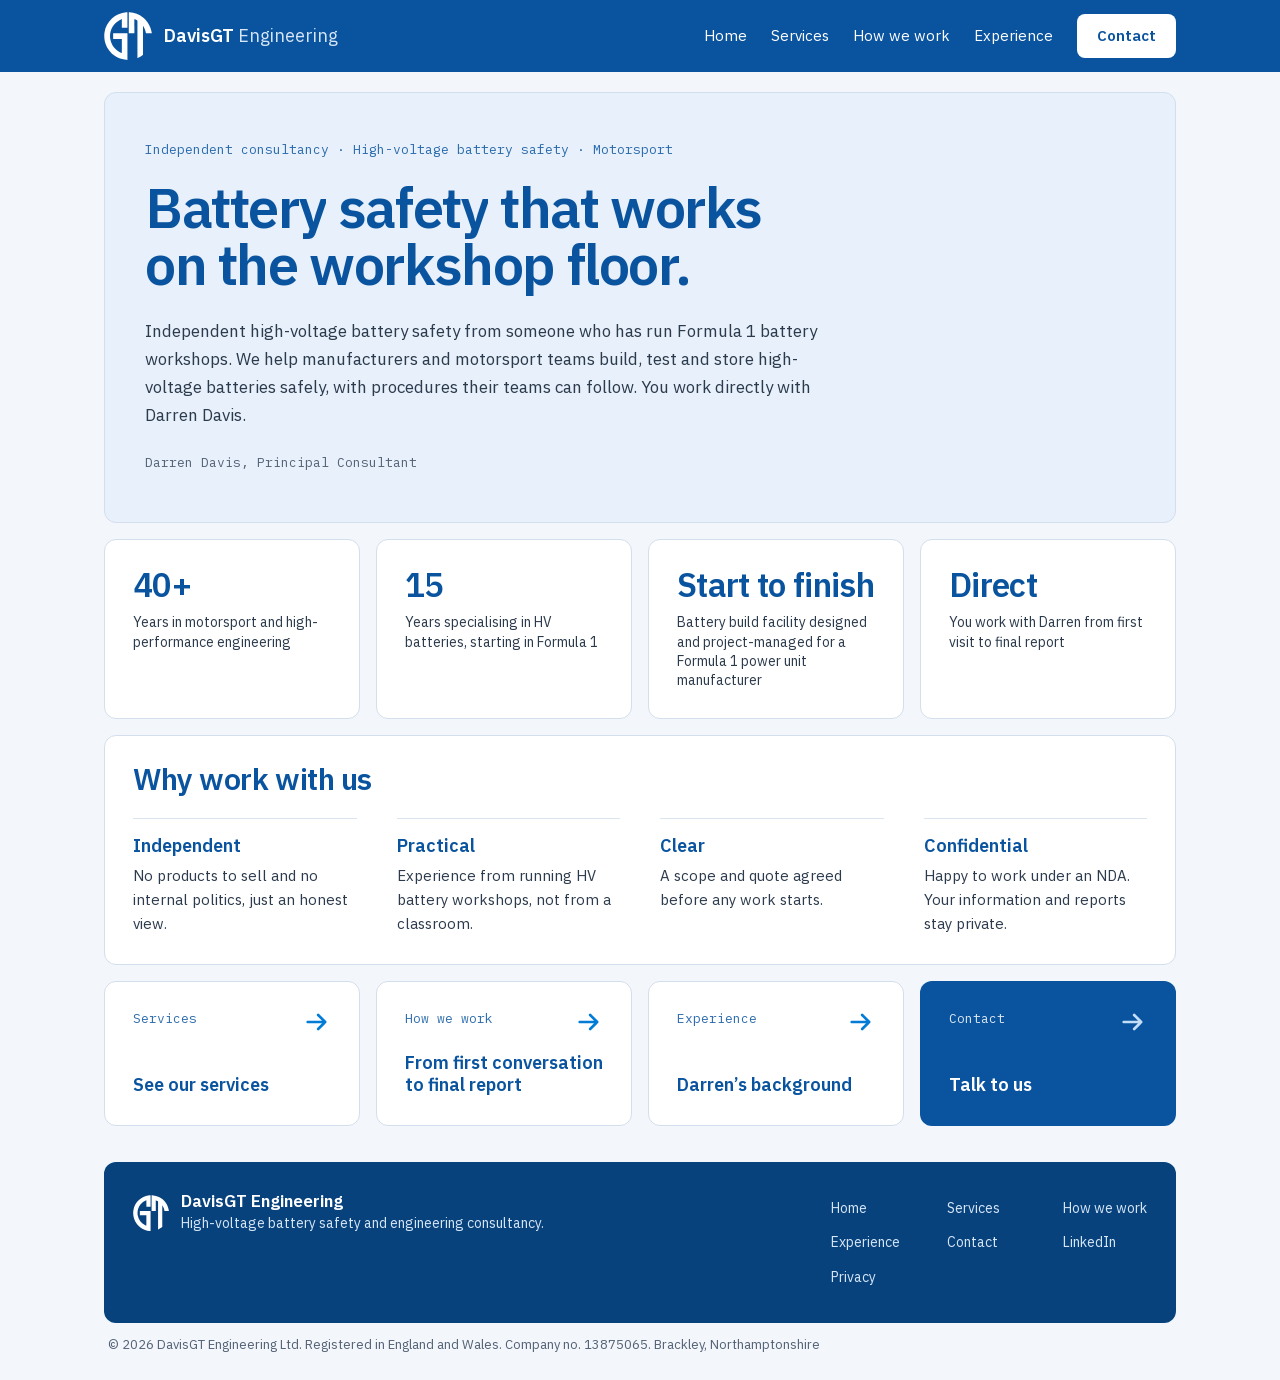
<file: index.html>
<!DOCTYPE html><!--VbiXjrv2gWbFzsvOPZjqe--><html lang="en-GB" class="__variable_987bfa __variable_90b1ba"><head><meta charSet="utf-8"/><meta name="viewport" content="width=device-width, initial-scale=1, viewport-fit=cover"/><link rel="preload" href="/_next/static/media/26d4368bf94c0ec4-s.p.woff2" as="font" crossorigin="" type="font/woff2"/><link rel="preload" href="/_next/static/media/d3ebbfd689654d3a-s.p.woff2" as="font" crossorigin="" type="font/woff2"/><link rel="stylesheet" href="/_next/static/css/79b086adcc98332b.css" data-precedence="next"/><link rel="preload" as="script" fetchPriority="low" href="/_next/static/chunks/webpack-4db83dc905a9ea92.js"/><script src="/_next/static/chunks/4bd1b696-c023c6e3521b1417.js" async=""></script><script src="/_next/static/chunks/255-2aa030c9ba2867e3.js" async=""></script><script src="/_next/static/chunks/main-app-eeaad996116c66fd.js" async=""></script><script src="/_next/static/chunks/619-ba102abea3e3d0e4.js" async=""></script><script src="/_next/static/chunks/app/layout-133e29e2ac0edc00.js" async=""></script><script src="/_next/static/chunks/app/page-cfe1a608870e2a6f.js" async=""></script><meta name="next-size-adjust" content=""/><meta name="theme-color" content="#0A549F"/><title>DavisGT Engineering | Independent HV battery safety consultancy</title><meta name="description" content="Independent high-voltage battery safety from a Formula 1 battery workshop lead. Build process, safety assessments, safe systems of work, emergency response and HV facility reviews."/><link rel="canonical" href="https://davisgtengineering.co.uk/"/><meta name="format-detection" content="telephone=no"/><meta property="og:title" content="DavisGT Engineering | Independent HV battery safety consultancy"/><meta property="og:description" content="Independent high-voltage battery safety from a Formula 1 battery workshop lead. Build process, safety assessments, safe systems of work, emergency response and HV facility reviews."/><meta property="og:site_name" content="DavisGT Engineering"/><meta property="og:locale" content="en_GB"/><meta property="og:type" content="website"/><meta name="twitter:card" content="summary"/><meta name="twitter:title" content="DavisGT Engineering | Independent HV battery safety consultancy"/><meta name="twitter:description" content="Independent high-voltage battery safety from a Formula 1 battery workshop lead. Build process, safety assessments, safe systems of work, emergency response and HV facility reviews."/><link rel="icon" href="/icon.svg?db9e47ce3513d9be" type="image/svg+xml" sizes="any"/><script src="/_next/static/chunks/polyfills-42372ed130431b0a.js" noModule=""></script></head><body><div hidden=""><!--$--><!--/$--></div><a href="#main" class="sr-only focus:not-sr-only focus:fixed focus:top-3 focus:left-3 focus:z-50 focus:bg-white focus:text-brand focus:px-4 focus:py-3">Skip to content</a><header class="sticky top-0 z-30 pt-[env(safe-area-inset-top)]"><div class="on-brand bg-brand text-white"><div class="wrap flex min-h-16 flex-wrap items-center justify-between gap-x-6 md:min-h-[4.5rem]"><a class="flex min-h-11 items-center gap-3 no-underline" aria-label="DavisGT Engineering, home" href="/"><svg viewBox="372 375 850 850" class="h-11 w-11 shrink-0 text-white md:h-12 md:w-12" aria-hidden="true"><g transform="translate(0 1600) scale(0.1 -0.1)" fill="currentColor"><path d="M7675 12199 c-1955 -147 -3564 -1628 -3859 -3554 -246 -1601 414 -3165 1733 -4109 606 -433 1392 -715 2116 -761 50 -3 116 -8 148 -11 l57 -5 0 2361 0 2360 -1265 0 -1265 0 0 -495 0 -495 770 0 770 0 0 -1250 c0 -1068 -2 -1250 -14 -1250 -24 0 -224 88 -350 153 -898 469 -1518 1321 -1685 2313 -65 391 -52 849 35 1244 219 982 928 1831 1862 2229 78 34 144 61 147 61 3 0 5 -344 5 -765 l0 -765 495 0 495 0 0 1375 0 1375 -42 -1 c-24 -1 -92 -6 -153 -10z M8110 10341 l0 -1871 495 0 495 0 0 1260 c0 693 2 1260 4 1260 27 0 413 -184 504 -240 l32 -20 0 -3315 c0 -1823 2 -3315 5 -3315 3 0 59 24 125 54 231 105 522 280 757 455 l103 76 0 2550 1 2550 20 -24 c71 -85 242 -408 314 -591 75 -193 148 -448 176 -622 l13 -78 516 0 517 0 -13 98 c-90 651 -336 1279 -721 1838 -189 274 -557 666 -823 878 -703 559 -1491 859 -2422 921 l-98 7 0 -1871z"></path></g></svg><span class="text-[1.0625rem] font-semibold md:text-[1.125rem]">DavisGT <span class="font-normal text-on-brand">Engineering</span></span></a><button type="button" class="inline-flex min-h-11 items-center rounded-lg border border-white/50 px-4 text-[15px] font-semibold transition-colors duration-150 hover:border-white md:hidden" aria-expanded="false" aria-controls="main-nav">Menu</button><nav id="main-nav" aria-label="Main" class="hidden w-full flex-col pb-3 md:flex md:w-auto md:flex-row md:items-center md:gap-6 md:pb-0"><a aria-current="page" class="relative border-t border-white/15 py-3.5 text-[15px] no-underline transition-colors duration-150 hover:text-sky aria-[current=page]:text-sky md:border-0 md:py-2 md:aria-[current=page]:after:absolute md:aria-[current=page]:after:inset-x-0 md:aria-[current=page]:after:-bottom-[1.05rem] md:aria-[current=page]:after:h-[3px] md:aria-[current=page]:after:bg-sky" href="/">Home</a><a class="relative border-t border-white/15 py-3.5 text-[15px] no-underline transition-colors duration-150 hover:text-sky aria-[current=page]:text-sky md:border-0 md:py-2 md:aria-[current=page]:after:absolute md:aria-[current=page]:after:inset-x-0 md:aria-[current=page]:after:-bottom-[1.05rem] md:aria-[current=page]:after:h-[3px] md:aria-[current=page]:after:bg-sky" href="/services/">Services</a><a class="relative border-t border-white/15 py-3.5 text-[15px] no-underline transition-colors duration-150 hover:text-sky aria-[current=page]:text-sky md:border-0 md:py-2 md:aria-[current=page]:after:absolute md:aria-[current=page]:after:inset-x-0 md:aria-[current=page]:after:-bottom-[1.05rem] md:aria-[current=page]:after:h-[3px] md:aria-[current=page]:after:bg-sky" href="/how-we-work/">How we work</a><a class="relative border-t border-white/15 py-3.5 text-[15px] no-underline transition-colors duration-150 hover:text-sky aria-[current=page]:text-sky md:border-0 md:py-2 md:aria-[current=page]:after:absolute md:aria-[current=page]:after:inset-x-0 md:aria-[current=page]:after:-bottom-[1.05rem] md:aria-[current=page]:after:h-[3px] md:aria-[current=page]:after:bg-sky" href="/experience/">Experience</a><a class="btn btn-light mt-3 min-h-11 md:mt-0" href="/contact/">Contact</a></nav></div></div><nav aria-label="Sheet" class="border-b border-line bg-white"><div class="wrap flex items-center justify-between gap-2 px-1! md:px-4!"><span class="h-11 w-11 shrink-0" aria-hidden="true"></span><p class="min-w-0 truncate text-center font-mono text-[14px] text-brand md:text-[15px]" aria-live="polite">Home, one of five</p><a aria-label="Forward: Services" title="Services" class="grid h-11 w-11 shrink-0 place-items-center rounded-lg text-action transition-colors duration-150 hover:bg-tint hover:text-brand" href="/services/"><svg viewBox="0 0 24 24" class="h-6 w-6" aria-hidden="true" fill="none" stroke="currentColor" stroke-width="2.25" stroke-linecap="round" stroke-linejoin="round"><g><path d="M4 12h15M13 6l6 6-6 6"></path></g></svg></a></div></nav></header><main id="main" class="sheet"><section class="cells " aria-label="Introduction"><div class="cell bg-tint text-brand md:col-span-12 md:px-10! md:py-12!"><p class="font-mono text-[13px] leading-snug opacity-85 text-brand">Independent consultancy · High-voltage battery safety · Motorsport</p><h1 class="mt-5 max-w-[14em] text-[clamp(2.125rem,4.6vw,3.5rem)] leading-[1.02] font-semibold tracking-[-0.025em]"><span class="sr-only">Battery safety that works on the workshop floor.</span><span aria-hidden="true"><span class="word"><span style="--i:0">Battery</span></span> <span class="word"><span style="--i:1">safety</span></span> <span class="word"><span style="--i:2">that</span></span> <span class="word"><span style="--i:3">works</span></span> <span class="word"><span style="--i:4">on</span></span> <span class="word"><span style="--i:5">the</span></span> <span class="word"><span style="--i:6">workshop</span></span> <span class="word"><span style="--i:7">floor.</span></span></span></h1><p class="mt-5 max-w-[34em] text-[1.0625rem] leading-[1.6] text-body md:hidden">Independent high-voltage battery safety from someone who has run Formula 1 battery workshops.</p><p class="mt-6 hidden max-w-[40em] text-[1.0625rem] leading-[1.65] text-body md:block">Independent high-voltage battery safety from someone who has run Formula 1 battery workshops. We help manufacturers and motorsport teams build, test and store high-voltage batteries safely, with procedures their teams can follow. You work directly with Darren Davis.</p><p class="mt-6 font-mono text-[13px] text-muted">Darren Davis, Principal Consultant</p></div></section><dl class="cells max-md:grid-cols-2" aria-label="In numbers"><div class="cell bg-white text-brand md:col-span-6 lg:col-span-3 flex flex-col gap-3"><dd class="figures text-[clamp(1.5rem,2.6vw,2.125rem)] leading-[1] font-semibold tracking-[-0.02em] text-brand"><span><span class="sr-only">40+</span><span aria-hidden="true">40+</span></span></dd><dt class="max-w-[20em] text-[14px] leading-snug text-body">Years in motorsport and high-performance engineering</dt></div><div class="cell bg-white text-brand md:col-span-6 lg:col-span-3 flex flex-col gap-3"><dd class="figures text-[clamp(1.5rem,2.6vw,2.125rem)] leading-[1] font-semibold tracking-[-0.02em] text-brand"><span><span class="sr-only">15</span><span aria-hidden="true">15</span></span></dd><dt class="max-w-[20em] text-[14px] leading-snug text-body">Years specialising in HV batteries, starting in Formula 1</dt></div><div class="cell bg-white text-brand md:col-span-6 lg:col-span-3 flex flex-col gap-3"><dd class="figures text-[clamp(1.5rem,2.6vw,2.125rem)] leading-[1] font-semibold tracking-[-0.02em] text-brand">Start to finish</dd><dt class="max-w-[20em] text-[14px] leading-snug text-body">Battery build facility designed and project-managed for a Formula 1 power unit manufacturer</dt></div><div class="cell bg-white text-brand md:col-span-6 lg:col-span-3 flex flex-col gap-3"><dd class="figures text-[clamp(1.5rem,2.6vw,2.125rem)] leading-[1] font-semibold tracking-[-0.02em] text-brand">Direct</dd><dt class="max-w-[20em] text-[14px] leading-snug text-body">You work with Darren from first visit to final report</dt></div></dl><section class="cells " aria-labelledby="why"><div class="cell bg-white text-brand md:col-span-12 "><h2 id="why" class="text-[clamp(1.5rem,2.4vw,1.875rem)] leading-none tracking-[-0.015em]">Why work with us</h2><dl class="mt-6 grid gap-x-10 gap-y-6 sm:grid-cols-2 lg:grid-cols-4"><div class="border-t border-rule pt-4"><dt class="text-[1.125rem] leading-tight font-semibold text-brand">Independent</dt><dd class="mt-1.5 text-[15px] text-body">No products to sell and no internal politics, just an honest view.</dd></div><div class="border-t border-rule pt-4"><dt class="text-[1.125rem] leading-tight font-semibold text-brand">Practical</dt><dd class="mt-1.5 text-[15px] text-body">Experience from running HV battery workshops, not from a classroom.</dd></div><div class="border-t border-rule pt-4"><dt class="text-[1.125rem] leading-tight font-semibold text-brand">Clear</dt><dd class="mt-1.5 text-[15px] text-body">A scope and quote agreed before any work starts.</dd></div><div class="border-t border-rule pt-4"><dt class="text-[1.125rem] leading-tight font-semibold text-brand">Confidential</dt><dd class="mt-1.5 text-[15px] text-body">Happy to work under an NDA. Your information and reports stay private.</dd></div></dl></div></section><nav class="cells max-md:grid-cols-2" aria-label="Where next"><a class="cell cell-link group flex flex-col bg-white text-brand hover:text-white focus-visible:text-white md:col-span-6 lg:col-span-3 min-h-28 justify-between gap-4 max-md:p-4!" href="/services/"><span class="flex items-start justify-between gap-4 font-mono text-[13px] leading-snug"><span class="muted-on-hover opacity-85">Services</span><span class="arrow -mt-0.5"><svg viewBox="0 0 24 24" class="h-7 w-7" aria-hidden="true" fill="none" stroke="currentColor" stroke-width="2.25" stroke-linecap="round" stroke-linejoin="round"><g><path d="M4 12h15M13 6l6 6-6 6"></path></g></svg></span></span><span class="text-[1.0625rem] leading-tight font-semibold md:text-[1.125rem]">See our services</span></a><a class="cell cell-link group flex flex-col bg-white text-brand hover:text-white focus-visible:text-white md:col-span-6 lg:col-span-3 min-h-28 justify-between gap-4 max-md:p-4!" href="/how-we-work/"><span class="flex items-start justify-between gap-4 font-mono text-[13px] leading-snug"><span class="muted-on-hover opacity-85">How we work</span><span class="arrow -mt-0.5"><svg viewBox="0 0 24 24" class="h-7 w-7" aria-hidden="true" fill="none" stroke="currentColor" stroke-width="2.25" stroke-linecap="round" stroke-linejoin="round"><g><path d="M4 12h15M13 6l6 6-6 6"></path></g></svg></span></span><span class="text-[1.0625rem] leading-tight font-semibold md:text-[1.125rem]">From first conversation to final report</span></a><a class="cell cell-link group flex flex-col bg-white text-brand hover:text-white focus-visible:text-white md:col-span-6 lg:col-span-3 min-h-28 justify-between gap-4 max-md:p-4!" href="/experience/"><span class="flex items-start justify-between gap-4 font-mono text-[13px] leading-snug"><span class="muted-on-hover opacity-85">Experience</span><span class="arrow -mt-0.5"><svg viewBox="0 0 24 24" class="h-7 w-7" aria-hidden="true" fill="none" stroke="currentColor" stroke-width="2.25" stroke-linecap="round" stroke-linejoin="round"><g><path d="M4 12h15M13 6l6 6-6 6"></path></g></svg></span></span><span class="text-[1.0625rem] leading-tight font-semibold md:text-[1.125rem]">Darren’s background</span></a><a class="cell cell-link group flex flex-col on-brand bg-brand text-white hover:text-white focus-visible:text-white md:col-span-6 lg:col-span-3 min-h-28 justify-between gap-4 max-md:p-4!" href="/contact/"><span class="flex items-start justify-between gap-4 font-mono text-[13px] leading-snug"><span class="muted-on-hover opacity-85">Contact</span><span class="arrow -mt-0.5"><svg viewBox="0 0 24 24" class="h-7 w-7" aria-hidden="true" fill="none" stroke="currentColor" stroke-width="2.25" stroke-linecap="round" stroke-linejoin="round"><g><path d="M4 12h15M13 6l6 6-6 6"></path></g></svg></span></span><span class="text-[1.0625rem] leading-tight font-semibold md:text-[1.125rem]">Talk to us</span></a></nav><!--$--><!--/$--></main><footer class="sheet pb-3 md:pb-6"><div class="cell on-brand flex flex-col gap-6 bg-brand-deep text-white md:flex-row md:items-start md:justify-between"><div class="flex items-center gap-3"><svg viewBox="372 375 850 850" class="h-9 w-9 shrink-0 text-white" aria-hidden="true"><g transform="translate(0 1600) scale(0.1 -0.1)" fill="currentColor"><path d="M7675 12199 c-1955 -147 -3564 -1628 -3859 -3554 -246 -1601 414 -3165 1733 -4109 606 -433 1392 -715 2116 -761 50 -3 116 -8 148 -11 l57 -5 0 2361 0 2360 -1265 0 -1265 0 0 -495 0 -495 770 0 770 0 0 -1250 c0 -1068 -2 -1250 -14 -1250 -24 0 -224 88 -350 153 -898 469 -1518 1321 -1685 2313 -65 391 -52 849 35 1244 219 982 928 1831 1862 2229 78 34 144 61 147 61 3 0 5 -344 5 -765 l0 -765 495 0 495 0 0 1375 0 1375 -42 -1 c-24 -1 -92 -6 -153 -10z M8110 10341 l0 -1871 495 0 495 0 0 1260 c0 693 2 1260 4 1260 27 0 413 -184 504 -240 l32 -20 0 -3315 c0 -1823 2 -3315 5 -3315 3 0 59 24 125 54 231 105 522 280 757 455 l103 76 0 2550 1 2550 20 -24 c71 -85 242 -408 314 -591 75 -193 148 -448 176 -622 l13 -78 516 0 517 0 -13 98 c-90 651 -336 1279 -721 1838 -189 274 -557 666 -823 878 -703 559 -1491 859 -2422 921 l-98 7 0 -1871z"></path></g></svg><div><p class="text-[1.0625rem] leading-tight font-semibold">DavisGT Engineering</p><p class="text-[14px] text-on-brand">High-voltage battery safety and engineering consultancy.</p></div></div><nav aria-label="Footer" class="grid grid-cols-2 gap-x-8 text-[14px] text-on-brand sm:grid-cols-3"><a class="py-1.5 no-underline transition-colors duration-150 hover:text-white" href="/">Home</a><a class="py-1.5 no-underline transition-colors duration-150 hover:text-white" href="/services/">Services</a><a class="py-1.5 no-underline transition-colors duration-150 hover:text-white" href="/how-we-work/">How we work</a><a class="py-1.5 no-underline transition-colors duration-150 hover:text-white" href="/experience/">Experience</a><a class="py-1.5 no-underline transition-colors duration-150 hover:text-white" href="/contact/">Contact</a><a href="https://www.linkedin.com/in/darren-davis-33a28642/" target="_blank" rel="noopener noreferrer" class="py-1.5 no-underline transition-colors duration-150 hover:text-white">LinkedIn</a><a class="py-1.5 no-underline transition-colors duration-150 hover:text-white" href="/privacy/">Privacy</a></nav></div><p class="px-1 pt-3 text-[13px] text-muted">© 2026 <!-- -->DavisGT Engineering Ltd<!-- -->. Registered in England and Wales.<!-- --> <!-- -->Company no. <span class="figures">13875065</span>.<!-- --> <!-- -->Brackley, Northamptonshire</p></footer><script type="application/ld+json">{"@context":"https://schema.org","@type":"ProfessionalService","name":"DavisGT Engineering","legalName":"DavisGT Engineering Ltd","url":"https://davisgtengineering.co.uk","email":"info@davisgtengineering.co.uk","description":"Independent high-voltage battery safety and engineering consultancy. Battery build process and quality, safety assessments, safe systems of work, emergency response and incident review.","areaServed":"Europe","sameAs":["https://www.linkedin.com/in/darren-davis-33a28642/"],"founder":{"@type":"Person","name":"Darren Davis","jobTitle":"Principal Consultant","sameAs":"https://www.linkedin.com/in/darren-davis-33a28642/"}}</script><script src="/_next/static/chunks/webpack-4db83dc905a9ea92.js" id="_R_" async=""></script><script>(self.__next_f=self.__next_f||[]).push([0])</script><script>self.__next_f.push([1,"1:\"$Sreact.fragment\"\n2:I[1766,[\"619\",\"static/chunks/619-ba102abea3e3d0e4.js\",\"177\",\"static/chunks/app/layout-133e29e2ac0edc00.js\"],\"Header\"]\n3:I[9766,[],\"\"]\n4:I[8924,[],\"\"]\n5:I[2619,[\"619\",\"static/chunks/619-ba102abea3e3d0e4.js\",\"974\",\"static/chunks/app/page-cfe1a608870e2a6f.js\"],\"\"]\n11:I[7150,[],\"\"]\n:HL[\"/_next/static/media/26d4368bf94c0ec4-s.p.woff2\",\"font\",{\"crossOrigin\":\"\",\"type\":\"font/woff2\"}]\n:HL[\"/_next/static/media/d3ebbfd689654d3a-s.p.woff2\",\"font\",{\"crossOrigin\":\"\",\"type\":\"font/woff2\"}]\n:HL[\"/_next/static/css/79b086adcc98332b.css\",\"style\"]\n"])</script><script>self.__next_f.push([1,"0:{\"P\":null,\"b\":\"VbiXjrv2gWbFzsvOPZjqe\",\"p\":\"\",\"c\":[\"\",\"\"],\"i\":false,\"f\":[[[\"\",{\"children\":[\"__PAGE__\",{}]},\"$undefined\",\"$undefined\",true],[\"\",[\"$\",\"$1\",\"c\",{\"children\":[[[\"$\",\"link\",\"0\",{\"rel\":\"stylesheet\",\"href\":\"/_next/static/css/79b086adcc98332b.css\",\"precedence\":\"next\",\"crossOrigin\":\"$undefined\",\"nonce\":\"$undefined\"}]],[\"$\",\"html\",null,{\"lang\":\"en-GB\",\"className\":\"__variable_987bfa __variable_90b1ba\",\"children\":[\"$\",\"body\",null,{\"children\":[[\"$\",\"a\",null,{\"href\":\"#main\",\"className\":\"sr-only focus:not-sr-only focus:fixed focus:top-3 focus:left-3 focus:z-50 focus:bg-white focus:text-brand focus:px-4 focus:py-3\",\"children\":\"Skip to content\"}],[\"$\",\"$L2\",null,{}],[\"$\",\"main\",null,{\"id\":\"main\",\"className\":\"sheet\",\"children\":[\"$\",\"$L3\",null,{\"parallelRouterKey\":\"children\",\"error\":\"$undefined\",\"errorStyles\":\"$undefined\",\"errorScripts\":\"$undefined\",\"template\":[\"$\",\"$L4\",null,{}],\"templateStyles\":\"$undefined\",\"templateScripts\":\"$undefined\",\"notFound\":[[\"$\",\"div\",null,{\"className\":\"cells \",\"children\":[[\"$\",\"div\",null,{\"className\":\"cell bg-tint text-brand md:col-span-12 flex flex-col justify-between gap-6\",\"children\":[[\"$\",\"p\",null,{\"className\":\"font-mono text-[13px] leading-snug opacity-85 text-brand\",\"children\":\"404\"}],[\"$\",\"div\",null,{\"children\":[[\"$\",\"h1\",null,{\"className\":\"max-w-[12em] text-[clamp(1.875rem,3.6vw,2.75rem)] leading-[1.05] font-semibold tracking-[-0.02em]\",\"children\":\"This page is not in the file\"}],[\"$\",\"p\",null,{\"className\":\"mt-6 max-w-[34em] text-[1.125rem] text-body\",\"children\":\"The link may be old. Everything on the site is one click from the home page.\"}]]}]]}],[\"$\",\"$L5\",null,{\"href\":\"/\",\"className\":\"cell cell-link group flex flex-col bg-white text-brand hover:text-white focus-visible:text-white md:col-span-12 min-h-32 justify-between\",\"children\":[[\"$\",\"span\",null,{\"className\":\"flex items-start justify-between gap-4 font-mono text-[13px] leading-snug\",\"children\":[[\"$\",\"span\",null,{\"className\":\"muted-on-hover opacity-85\",\"children\":\"Home\"}],[\"$\",\"span\",null,{\"className\":\"arrow -mt-0.5\",\"children\":[\"$\",\"svg\",null,{\"viewBox\":\"0 0 24 24\",\"className\":\"h-7 w-7\",\"aria-hidden\":true,\"fill\":\"none\",\"stroke\":\"currentColor\",\"strokeWidth\":2.25,\"strokeLinecap\":\"round\",\"strokeLinejoin\":\"round\",\"children\":[\"$\",\"g\",null,{\"transform\":\"$undefined\",\"children\":[\"$\",\"path\",null,{\"d\":\"M4 12h15M13 6l6 6-6 6\"}]}]}]}]]}],[\"$\",\"span\",null,{\"className\":\"text-[1.25rem] leading-none font-semibold tracking-[-0.01em]\",\"children\":\"Go to the home page\"}]]}]]}],[]],\"forbidden\":\"$undefined\",\"unauthorized\":\"$undefined\"}]}],[\"$\",\"footer\",null,{\"className\":\"sheet pb-3 md:pb-6\",\"children\":[[\"$\",\"div\",null,{\"className\":\"cell on-brand flex flex-col gap-6 bg-brand-deep text-white md:flex-row md:items-start md:justify-between\",\"children\":[[\"$\",\"div\",null,{\"className\":\"flex items-center gap-3\",\"children\":[[\"$\",\"svg\",null,{\"viewBox\":\"372 375 850 850\",\"className\":\"h-9 w-9 shrink-0 text-white\",\"role\":\"$undefined\",\"aria-label\":\"$undefined\",\"aria-hidden\":true,\"children\":[\"$\",\"g\",null,{\"transform\":\"translate(0 1600) scale(0.1 -0.1)\",\"fill\":\"currentColor\",\"children\":[\"$\",\"path\",null,{\"d\":\"M7675 12199 c-1955 -147 -3564 -1628 -3859 -3554 -246 -1601 414 -3165 1733 -4109 606 -433 1392 -715 2116 -761 50 -3 116 -8 148 -11 l57 -5 0 2361 0 2360 -1265 0 -1265 0 0 -495 0 -495 770 0 770 0 0 -1250 c0 -1068 -2 -1250 -14 -1250 -24 0 -224 88 -350 153 -898 469 -1518 1321 -1685 2313 -65 391 -52 849 35 1244 219 982 928 1831 1862 2229 78 34 144 61 147 61 3 0 5 -344 5 -765 l0 -765 495 0 495 0 0 1375 0 1375 -42 -1 c-24 -1 -92 -6 -153 -10z M8110 10341 l0 -1871 495 0 495 0 0 1260 c0 693 2 1260 4 1260 27 0 413 -184 504 -240 l32 -20 0 -3315 c0 -1823 2 -3315 5 -3315 3 0 59 24 125 54 231 105 522 280 757 455 l103 76 0 2550 1 2550 20 -24 c71 -85 242 -408 314 -591 75 -193 148 -448 176 -622 l13 -78 516 0 517 0 -13 98 c-90 651 -336 1279 -721 1838 -189 274 -557 666 -823 878 -703 559 -1491 859 -2422 921 l-98 7 0 -1871z\"}]}]}],[\"$\",\"div\",null,{\"children\":[[\"$\",\"p\",null,{\"className\":\"text-[1.0625rem] leading-tight font-semibold\",\"children\":\"DavisGT Engineering\"}],[\"$\",\"p\",null,{\"className\":\"text-[14px] text-on-brand\",\"children\":\"High-voltage battery safety and engineering consultancy.\"}]]}]]}],[\"$\",\"nav\",null,{\"aria-label\":\"Footer\",\"className\":\"grid grid-cols-2 gap-x-8 text-[14px] text-on-brand sm:grid-cols-3\",\"children\":[[\"$L6\",\"$L7\",\"$L8\",\"$L9\",\"$La\"],\"$Lb\",\"$Lc\"]}]]}],\"$Ld\"]}],\"$Le\"]}]}]]}],{\"children\":[\"__PAGE__\",\"$Lf\",{},null,false]},null,false],\"$L10\",false]],\"m\":\"$undefined\",\"G\":[\"$11\",[]],\"s\":false,\"S\":true}\n"])</script><script>self.__next_f.push([1,"12:I[6479,[\"619\",\"static/chunks/619-ba102abea3e3d0e4.js\",\"974\",\"static/chunks/app/page-cfe1a608870e2a6f.js\"],\"Words\"]\n13:I[6479,[\"619\",\"static/chunks/619-ba102abea3e3d0e4.js\",\"974\",\"static/chunks/app/page-cfe1a608870e2a6f.js\"],\"CountUp\"]\n19:I[4431,[],\"ViewportBoundary\"]\n1b:I[4431,[],\"MetadataBoundary\"]\n1c:\"$Sreact.suspense\"\n6:[\"$\",\"$L5\",\"/\",{\"href\":\"/\",\"className\":\"py-1.5 no-underline transition-colors duration-150 hover:text-white\",\"children\":\"Home\"}]\n7:[\"$\",\"$L5\",\"/services/\",{\"href\":\"/services/\",\"className\":\"py-1.5 no-underline transition-colors duration-150 hover:text-white\",\"children\":\"Services\"}]\n8:[\"$\",\"$L5\",\"/how-we-work/\",{\"href\":\"/how-we-work/\",\"className\":\"py-1.5 no-underline transition-colors duration-150 hover:text-white\",\"children\":\"How we work\"}]\n9:[\"$\",\"$L5\",\"/experience/\",{\"href\":\"/experience/\",\"className\":\"py-1.5 no-underline transition-colors duration-150 hover:text-white\",\"children\":\"Experience\"}]\na:[\"$\",\"$L5\",\"/contact/\",{\"href\":\"/contact/\",\"className\":\"py-1.5 no-underline transition-colors duration-150 hover:text-white\",\"children\":\"Contact\"}]\nb:[\"$\",\"a\",null,{\"href\":\"https://www.linkedin.com/in/darren-davis-33a28642/\",\"target\":\"_blank\",\"rel\":\"noopener noreferrer\",\"className\":\"py-1.5 no-underline transition-colors duration-150 hover:text-white\",\"children\":\"LinkedIn\"}]\nc:[\"$\",\"$L5\",null,{\"href\":\"/privacy/\",\"className\":\"py-1.5 no-underline transition-colors duration-150 hover:text-white\",\"children\":\"Privacy\"}]\nd:[\"$\",\"p\",null,{\"className\":\"px-1 pt-3 text-[13px] text-muted\",\"children\":[\"© 2026 \",\"DavisGT Engineering Ltd\",\". Registered in England and Wales.\",\" \",[\"Company no. \",[\"$\",\"span\",null,{\"className\":\"figures\",\"children\":\"13875065\"}],\".\",\" \"],\"Brackley, Northamptonshire\"]}]\n"])</script><script>self.__next_f.push([1,"e:[\"$\",\"script\",null,{\"type\":\"application/ld+json\",\"dangerouslySetInnerHTML\":{\"__html\":\"{\\\"@context\\\":\\\"https://schema.org\\\",\\\"@type\\\":\\\"ProfessionalService\\\",\\\"name\\\":\\\"DavisGT Engineering\\\",\\\"legalName\\\":\\\"DavisGT Engineering Ltd\\\",\\\"url\\\":\\\"https://davisgtengineering.co.uk\\\",\\\"email\\\":\\\"info@davisgtengineering.co.uk\\\",\\\"description\\\":\\\"Independent high-voltage battery safety and engineering consultancy. Battery build process and quality, safety assessments, safe systems of work, emergency response and incident review.\\\",\\\"areaServed\\\":\\\"Europe\\\",\\\"sameAs\\\":[\\\"https://www.linkedin.com/in/darren-davis-33a28642/\\\"],\\\"founder\\\":{\\\"@type\\\":\\\"Person\\\",\\\"name\\\":\\\"Darren Davis\\\",\\\"jobTitle\\\":\\\"Principal Consultant\\\",\\\"sameAs\\\":\\\"https://www.linkedin.com/in/darren-davis-33a28642/\\\"}}\"}}]\n"])</script><script>self.__next_f.push([1,"f:[\"$\",\"$1\",\"c\",{\"children\":[[[\"$\",\"section\",null,{\"className\":\"cells \",\"aria-label\":\"Introduction\",\"children\":[\"$\",\"div\",null,{\"className\":\"cell bg-tint text-brand md:col-span-12 md:px-10! md:py-12!\",\"children\":[[\"$\",\"p\",null,{\"className\":\"font-mono text-[13px] leading-snug opacity-85 text-brand\",\"children\":\"Independent consultancy · High-voltage battery safety · Motorsport\"}],[\"$\",\"h1\",null,{\"className\":\"mt-5 max-w-[14em] text-[clamp(2.125rem,4.6vw,3.5rem)] leading-[1.02] font-semibold tracking-[-0.025em]\",\"children\":[\"$\",\"$L12\",null,{\"text\":\"Battery safety that works on the workshop floor.\"}]}],[\"$\",\"p\",null,{\"className\":\"mt-5 max-w-[34em] text-[1.0625rem] leading-[1.6] text-body md:hidden\",\"children\":\"Independent high-voltage battery safety from someone who has run Formula 1 battery workshops.\"}],[\"$\",\"p\",null,{\"className\":\"mt-6 hidden max-w-[40em] text-[1.0625rem] leading-[1.65] text-body md:block\",\"children\":\"Independent high-voltage battery safety from someone who has run Formula 1 battery workshops. We help manufacturers and motorsport teams build, test and store high-voltage batteries safely, with procedures their teams can follow. You work directly with Darren Davis.\"}],[\"$\",\"p\",null,{\"className\":\"mt-6 font-mono text-[13px] text-muted\",\"children\":\"Darren Davis, Principal Consultant\"}]]}]}],[\"$\",\"dl\",null,{\"className\":\"cells max-md:grid-cols-2\",\"aria-label\":\"In numbers\",\"children\":[[\"$\",\"div\",\"40+\",{\"className\":\"cell bg-white text-brand md:col-span-6 lg:col-span-3 flex flex-col gap-3\",\"children\":[[\"$\",\"dd\",null,{\"className\":\"figures text-[clamp(1.5rem,2.6vw,2.125rem)] leading-[1] font-semibold tracking-[-0.02em] text-brand\",\"children\":[\"$\",\"$L13\",null,{\"value\":\"40+\"}]}],[\"$\",\"dt\",null,{\"className\":\"max-w-[20em] text-[14px] leading-snug text-body\",\"children\":\"Years in motorsport and high-performance engineering\"}]]}],[\"$\",\"div\",\"15\",{\"className\":\"cell bg-white text-brand md:col-span-6 lg:col-span-3 flex flex-col gap-3\",\"children\":[[\"$\",\"dd\",null,{\"className\":\"figures text-[clamp(1.5rem,2.6vw,2.125rem)] leading-[1] font-semibold tracking-[-0.02em] text-brand\",\"children\":[\"$\",\"$L13\",null,{\"value\":\"15\"}]}],[\"$\",\"dt\",null,{\"className\":\"max-w-[20em] text-[14px] leading-snug text-body\",\"children\":\"Years specialising in HV batteries, starting in Formula 1\"}]]}],[\"$\",\"div\",\"Start to finish\",{\"className\":\"cell bg-white text-brand md:col-span-6 lg:col-span-3 flex flex-col gap-3\",\"children\":[[\"$\",\"dd\",null,{\"className\":\"figures text-[clamp(1.5rem,2.6vw,2.125rem)] leading-[1] font-semibold tracking-[-0.02em] text-brand\",\"children\":[\"$\",\"$L13\",null,{\"value\":\"Start to finish\"}]}],[\"$\",\"dt\",null,{\"className\":\"max-w-[20em] text-[14px] leading-snug text-body\",\"children\":\"Battery build facility designed and project-managed for a Formula 1 power unit manufacturer\"}]]}],[\"$\",\"div\",\"Direct\",{\"className\":\"cell bg-white text-brand md:col-span-6 lg:col-span-3 flex flex-col gap-3\",\"children\":[[\"$\",\"dd\",null,{\"className\":\"figures text-[clamp(1.5rem,2.6vw,2.125rem)] leading-[1] font-semibold tracking-[-0.02em] text-brand\",\"children\":[\"$\",\"$L13\",null,{\"value\":\"Direct\"}]}],[\"$\",\"dt\",null,{\"className\":\"max-w-[20em] text-[14px] leading-snug text-body\",\"children\":\"You work with Darren from first visit to final report\"}]]}]]}],[\"$\",\"section\",null,{\"className\":\"cells \",\"aria-labelledby\":\"why\",\"children\":[\"$\",\"div\",null,{\"className\":\"cell bg-white text-brand md:col-span-12 \",\"children\":[[\"$\",\"h2\",null,{\"id\":\"why\",\"className\":\"text-[clamp(1.5rem,2.4vw,1.875rem)] leading-none tracking-[-0.015em]\",\"children\":\"Why work with us\"}],[\"$\",\"dl\",null,{\"className\":\"mt-6 grid gap-x-10 gap-y-6 sm:grid-cols-2 lg:grid-cols-4\",\"children\":[[\"$\",\"div\",\"Independent\",{\"className\":\"border-t border-rule pt-4\",\"children\":[[\"$\",\"dt\",null,{\"className\":\"text-[1.125rem] leading-tight font-semibold text-brand\",\"children\":\"Independent\"}],[\"$\",\"dd\",null,{\"className\":\"mt-1.5 text-[15px] text-body\",\"children\":\"No products to sell and no internal politics, just an honest view.\"}]]}],\"$L14\",\"$L15\",\"$L16\"]}]]}]}],\"$L17\"],null,\"$L18\"]}]\n"])</script><script>self.__next_f.push([1,"10:[\"$\",\"$1\",\"h\",{\"children\":[null,[[\"$\",\"$L19\",null,{\"children\":\"$L1a\"}],[\"$\",\"meta\",null,{\"name\":\"next-size-adjust\",\"content\":\"\"}]],[\"$\",\"$L1b\",null,{\"children\":[\"$\",\"div\",null,{\"hidden\":true,\"children\":[\"$\",\"$1c\",null,{\"fallback\":null,\"children\":\"$L1d\"}]}]}]]}]\n"])</script><script>self.__next_f.push([1,"1e:I[4431,[],\"OutletBoundary\"]\n20:I[5278,[],\"AsyncMetadataOutlet\"]\n14:[\"$\",\"div\",\"Practical\",{\"className\":\"border-t border-rule pt-4\",\"children\":[[\"$\",\"dt\",null,{\"className\":\"text-[1.125rem] leading-tight font-semibold text-brand\",\"children\":\"Practical\"}],[\"$\",\"dd\",null,{\"className\":\"mt-1.5 text-[15px] text-body\",\"children\":\"Experience from running HV battery workshops, not from a classroom.\"}]]}]\n15:[\"$\",\"div\",\"Clear\",{\"className\":\"border-t border-rule pt-4\",\"children\":[[\"$\",\"dt\",null,{\"className\":\"text-[1.125rem] leading-tight font-semibold text-brand\",\"children\":\"Clear\"}],[\"$\",\"dd\",null,{\"className\":\"mt-1.5 text-[15px] text-body\",\"children\":\"A scope and quote agreed before any work starts.\"}]]}]\n16:[\"$\",\"div\",\"Confidential\",{\"className\":\"border-t border-rule pt-4\",\"children\":[[\"$\",\"dt\",null,{\"className\":\"text-[1.125rem] leading-tight font-semibold text-brand\",\"children\":\"Confidential\"}],[\"$\",\"dd\",null,{\"className\":\"mt-1.5 text-[15px] text-body\",\"children\":\"Happy to work under an NDA. Your information and reports stay private.\"}]]}]\n"])</script><script>self.__next_f.push([1,"17:[\"$\",\"nav\",null,{\"className\":\"cells max-md:grid-cols-2\",\"aria-label\":\"Where next\",\"children\":[[\"$\",\"$L5\",\"/services/\",{\"href\":\"/services/\",\"className\":\"cell cell-link group flex flex-col bg-white text-brand hover:text-white focus-visible:text-white md:col-span-6 lg:col-span-3 min-h-28 justify-between gap-4 max-md:p-4!\",\"children\":[[\"$\",\"span\",null,{\"className\":\"flex items-start justify-between gap-4 font-mono text-[13px] leading-snug\",\"children\":[[\"$\",\"span\",null,{\"className\":\"muted-on-hover opacity-85\",\"children\":\"Services\"}],[\"$\",\"span\",null,{\"className\":\"arrow -mt-0.5\",\"children\":[\"$\",\"svg\",null,{\"viewBox\":\"0 0 24 24\",\"className\":\"h-7 w-7\",\"aria-hidden\":true,\"fill\":\"none\",\"stroke\":\"currentColor\",\"strokeWidth\":2.25,\"strokeLinecap\":\"round\",\"strokeLinejoin\":\"round\",\"children\":[\"$\",\"g\",null,{\"transform\":\"$undefined\",\"children\":[\"$\",\"path\",null,{\"d\":\"M4 12h15M13 6l6 6-6 6\"}]}]}]}]]}],[\"$\",\"span\",null,{\"className\":\"text-[1.0625rem] leading-tight font-semibold md:text-[1.125rem]\",\"children\":\"See our services\"}]]}],[\"$\",\"$L5\",\"/how-we-work/\",{\"href\":\"/how-we-work/\",\"className\":\"cell cell-link group flex flex-col bg-white text-brand hover:text-white focus-visible:text-white md:col-span-6 lg:col-span-3 min-h-28 justify-between gap-4 max-md:p-4!\",\"children\":[[\"$\",\"span\",null,{\"className\":\"flex items-start justify-between gap-4 font-mono text-[13px] leading-snug\",\"children\":[[\"$\",\"span\",null,{\"className\":\"muted-on-hover opacity-85\",\"children\":\"How we work\"}],[\"$\",\"span\",null,{\"className\":\"arrow -mt-0.5\",\"children\":[\"$\",\"svg\",null,{\"viewBox\":\"0 0 24 24\",\"className\":\"h-7 w-7\",\"aria-hidden\":true,\"fill\":\"none\",\"stroke\":\"currentColor\",\"strokeWidth\":2.25,\"strokeLinecap\":\"round\",\"strokeLinejoin\":\"round\",\"children\":[\"$\",\"g\",null,{\"transform\":\"$undefined\",\"children\":[\"$\",\"path\",null,{\"d\":\"M4 12h15M13 6l6 6-6 6\"}]}]}]}]]}],[\"$\",\"span\",null,{\"className\":\"text-[1.0625rem] leading-tight font-semibold md:text-[1.125rem]\",\"children\":\"From first conversation to final report\"}]]}],[\"$\",\"$L5\",\"/experience/\",{\"href\":\"/experience/\",\"className\":\"cell cell-link group flex flex-col bg-white text-brand hover:text-white focus-visible:text-white md:col-span-6 lg:col-span-3 min-h-28 justify-between gap-4 max-md:p-4!\",\"children\":[[\"$\",\"span\",null,{\"className\":\"flex items-start justify-between gap-4 font-mono text-[13px] leading-snug\",\"children\":[[\"$\",\"span\",null,{\"className\":\"muted-on-hover opacity-85\",\"children\":\"Experience\"}],[\"$\",\"span\",null,{\"className\":\"arrow -mt-0.5\",\"children\":[\"$\",\"svg\",null,{\"viewBox\":\"0 0 24 24\",\"className\":\"h-7 w-7\",\"aria-hidden\":true,\"fill\":\"none\",\"stroke\":\"currentColor\",\"strokeWidth\":2.25,\"strokeLinecap\":\"round\",\"strokeLinejoin\":\"round\",\"children\":[\"$\",\"g\",null,{\"transform\":\"$undefined\",\"children\":[\"$\",\"path\",null,{\"d\":\"M4 12h15M13 6l6 6-6 6\"}]}]}]}]]}],[\"$\",\"span\",null,{\"className\":\"text-[1.0625rem] leading-tight font-semibold md:text-[1.125rem]\",\"children\":\"Darren’s background\"}]]}],[\"$\",\"$L5\",\"/contact/\",{\"href\":\"/contact/\",\"className\":\"cell cell-link group flex flex-col on-brand bg-brand text-white hover:text-white focus-visible:text-white md:col-span-6 lg:col-span-3 min-h-28 justify-between gap-4 max-md:p-4!\",\"children\":[[\"$\",\"span\",null,{\"className\":\"flex items-start justify-between gap-4 font-mono text-[13px] leading-snug\",\"children\":[[\"$\",\"span\",null,{\"className\":\"muted-on-hover opacity-85\",\"children\":\"Contact\"}],[\"$\",\"span\",null,{\"className\":\"arrow -mt-0.5\",\"children\":[\"$\",\"svg\",null,{\"viewBox\":\"0 0 24 24\",\"className\":\"h-7 w-7\",\"aria-hidden\":true,\"fill\":\"none\",\"stroke\":\"currentColor\",\"strokeWidth\":2.25,\"strokeLinecap\":\"round\",\"strokeLinejoin\":\"round\",\"children\":[\"$\",\"g\",null,{\"transform\":\"$undefined\",\"children\":[\"$\",\"path\",null,{\"d\":\"M4 12h15M13 6l6 6-6 6\"}]}]}]}]]}],[\"$\",\"span\",null,{\"className\":\"text-[1.0625rem] leading-tight font-semibold md:text-[1.125rem]\",\"children\":\"Talk to us\"}]]}]]}]\n"])</script><script>self.__next_f.push([1,"18:[\"$\",\"$L1e\",null,{\"children\":[\"$L1f\",[\"$\",\"$L20\",null,{\"promise\":\"$@21\"}]]}]\n"])</script><script>self.__next_f.push([1,"1a:[[\"$\",\"meta\",\"0\",{\"charSet\":\"utf-8\"}],[\"$\",\"meta\",\"1\",{\"name\":\"viewport\",\"content\":\"width=device-width, initial-scale=1, viewport-fit=cover\"}],[\"$\",\"meta\",\"2\",{\"name\":\"theme-color\",\"content\":\"#0A549F\"}]]\n"])</script><script>self.__next_f.push([1,"1f:null\n"])</script><script>self.__next_f.push([1,"22:I[622,[],\"IconMark\"]\n"])</script><script>self.__next_f.push([1,"21:{\"metadata\":[[\"$\",\"title\",\"0\",{\"children\":\"DavisGT Engineering | Independent HV battery safety consultancy\"}],[\"$\",\"meta\",\"1\",{\"name\":\"description\",\"content\":\"Independent high-voltage battery safety from a Formula 1 battery workshop lead. Build process, safety assessments, safe systems of work, emergency response and HV facility reviews.\"}],[\"$\",\"link\",\"2\",{\"rel\":\"canonical\",\"href\":\"https://davisgtengineering.co.uk/\"}],[\"$\",\"meta\",\"3\",{\"name\":\"format-detection\",\"content\":\"telephone=no\"}],[\"$\",\"meta\",\"4\",{\"property\":\"og:title\",\"content\":\"DavisGT Engineering | Independent HV battery safety consultancy\"}],[\"$\",\"meta\",\"5\",{\"property\":\"og:description\",\"content\":\"Independent high-voltage battery safety from a Formula 1 battery workshop lead. Build process, safety assessments, safe systems of work, emergency response and HV facility reviews.\"}],[\"$\",\"meta\",\"6\",{\"property\":\"og:site_name\",\"content\":\"DavisGT Engineering\"}],[\"$\",\"meta\",\"7\",{\"property\":\"og:locale\",\"content\":\"en_GB\"}],[\"$\",\"meta\",\"8\",{\"property\":\"og:type\",\"content\":\"website\"}],[\"$\",\"meta\",\"9\",{\"name\":\"twitter:card\",\"content\":\"summary\"}],[\"$\",\"meta\",\"10\",{\"name\":\"twitter:title\",\"content\":\"DavisGT Engineering | Independent HV battery safety consultancy\"}],[\"$\",\"meta\",\"11\",{\"name\":\"twitter:description\",\"content\":\"Independent high-voltage battery safety from a Formula 1 battery workshop lead. Build process, safety assessments, safe systems of work, emergency response and HV facility reviews.\"}],[\"$\",\"link\",\"12\",{\"rel\":\"icon\",\"href\":\"/icon.svg?db9e47ce3513d9be\",\"type\":\"image/svg+xml\",\"sizes\":\"any\"}],[\"$\",\"$L22\",\"13\",{}]],\"error\":null,\"digest\":\"$undefined\"}\n"])</script><script>self.__next_f.push([1,"1d:\"$21:metadata\"\n"])</script></body></html>
</file>
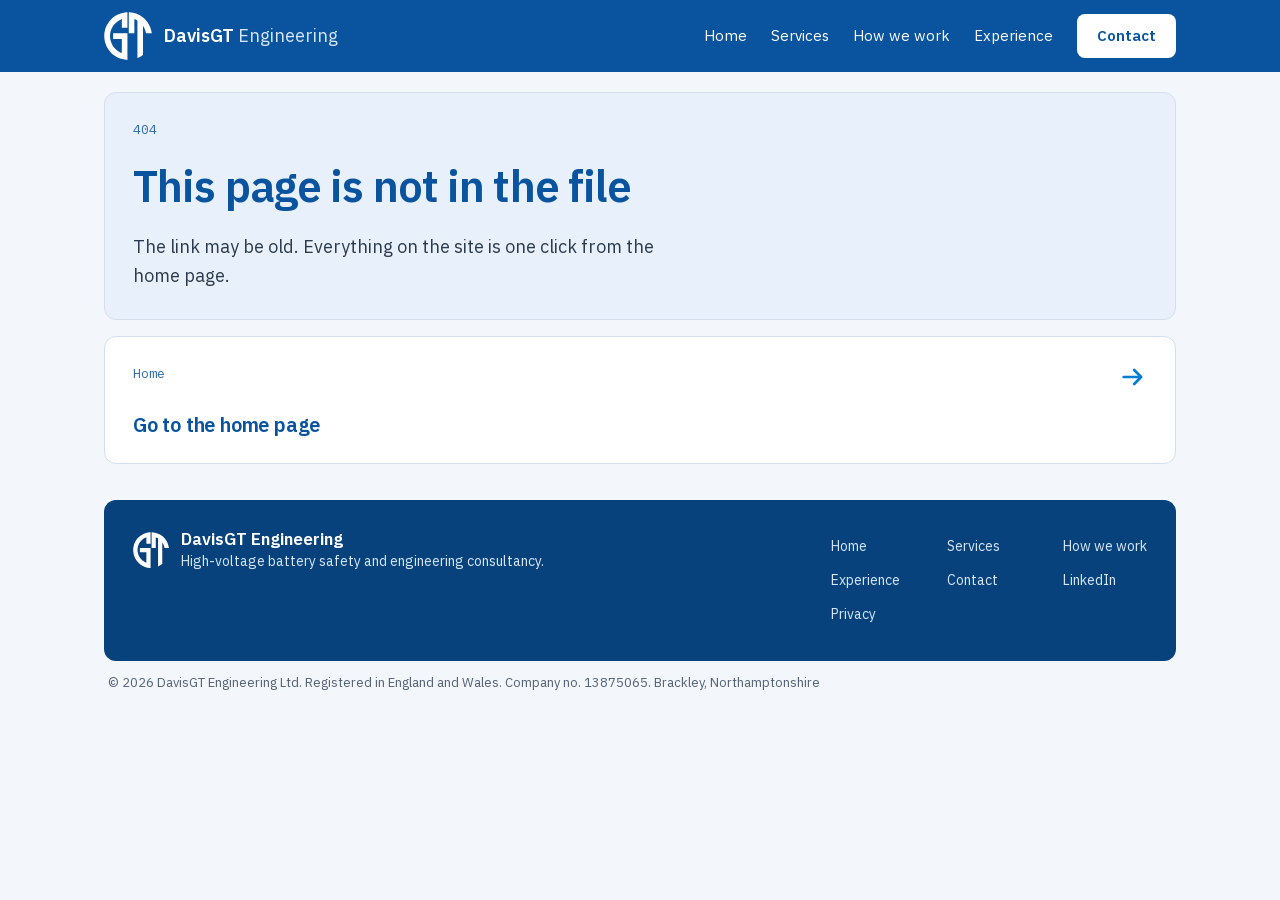
<file: 404/index.html>
<!DOCTYPE html><!--VbiXjrv2gWbFzsvOPZjqe--><html lang="en-GB" class="__variable_987bfa __variable_90b1ba"><head><meta charSet="utf-8"/><meta name="viewport" content="width=device-width, initial-scale=1, viewport-fit=cover"/><link rel="preload" href="/_next/static/media/26d4368bf94c0ec4-s.p.woff2" as="font" crossorigin="" type="font/woff2"/><link rel="preload" href="/_next/static/media/d3ebbfd689654d3a-s.p.woff2" as="font" crossorigin="" type="font/woff2"/><link rel="stylesheet" href="/_next/static/css/79b086adcc98332b.css" data-precedence="next"/><link rel="preload" as="script" fetchPriority="low" href="/_next/static/chunks/webpack-4db83dc905a9ea92.js"/><script src="/_next/static/chunks/4bd1b696-c023c6e3521b1417.js" async=""></script><script src="/_next/static/chunks/255-2aa030c9ba2867e3.js" async=""></script><script src="/_next/static/chunks/main-app-eeaad996116c66fd.js" async=""></script><script src="/_next/static/chunks/619-ba102abea3e3d0e4.js" async=""></script><script src="/_next/static/chunks/app/layout-133e29e2ac0edc00.js" async=""></script><script src="/_next/static/chunks/app/page-cfe1a608870e2a6f.js" async=""></script><meta name="robots" content="noindex"/><meta name="next-size-adjust" content=""/><meta name="theme-color" content="#0A549F"/><title>DavisGT Engineering | High-voltage battery safety consultancy</title><meta name="description" content="Independent high-voltage battery safety and engineering consultancy. Battery build process and quality, safety assessments, safe systems of work, emergency response and incident review."/><meta name="format-detection" content="telephone=no"/><meta property="og:title" content="DavisGT Engineering | High-voltage battery safety consultancy"/><meta property="og:description" content="Independent high-voltage battery safety and engineering consultancy. Battery build process and quality, safety assessments, safe systems of work, emergency response and incident review."/><meta property="og:site_name" content="DavisGT Engineering"/><meta property="og:locale" content="en_GB"/><meta property="og:type" content="website"/><meta name="twitter:card" content="summary"/><meta name="twitter:title" content="DavisGT Engineering | High-voltage battery safety consultancy"/><meta name="twitter:description" content="Independent high-voltage battery safety and engineering consultancy. Battery build process and quality, safety assessments, safe systems of work, emergency response and incident review."/><link rel="icon" href="/icon.svg?db9e47ce3513d9be" type="image/svg+xml" sizes="any"/><script src="/_next/static/chunks/polyfills-42372ed130431b0a.js" noModule=""></script></head><body><div hidden=""><!--$--><!--/$--></div><a href="#main" class="sr-only focus:not-sr-only focus:fixed focus:top-3 focus:left-3 focus:z-50 focus:bg-white focus:text-brand focus:px-4 focus:py-3">Skip to content</a><header class="sticky top-0 z-30 pt-[env(safe-area-inset-top)]"><div class="on-brand bg-brand text-white"><div class="wrap flex min-h-16 flex-wrap items-center justify-between gap-x-6 md:min-h-[4.5rem]"><a class="flex min-h-11 items-center gap-3 no-underline" aria-label="DavisGT Engineering, home" href="/"><svg viewBox="372 375 850 850" class="h-11 w-11 shrink-0 text-white md:h-12 md:w-12" aria-hidden="true"><g transform="translate(0 1600) scale(0.1 -0.1)" fill="currentColor"><path d="M7675 12199 c-1955 -147 -3564 -1628 -3859 -3554 -246 -1601 414 -3165 1733 -4109 606 -433 1392 -715 2116 -761 50 -3 116 -8 148 -11 l57 -5 0 2361 0 2360 -1265 0 -1265 0 0 -495 0 -495 770 0 770 0 0 -1250 c0 -1068 -2 -1250 -14 -1250 -24 0 -224 88 -350 153 -898 469 -1518 1321 -1685 2313 -65 391 -52 849 35 1244 219 982 928 1831 1862 2229 78 34 144 61 147 61 3 0 5 -344 5 -765 l0 -765 495 0 495 0 0 1375 0 1375 -42 -1 c-24 -1 -92 -6 -153 -10z M8110 10341 l0 -1871 495 0 495 0 0 1260 c0 693 2 1260 4 1260 27 0 413 -184 504 -240 l32 -20 0 -3315 c0 -1823 2 -3315 5 -3315 3 0 59 24 125 54 231 105 522 280 757 455 l103 76 0 2550 1 2550 20 -24 c71 -85 242 -408 314 -591 75 -193 148 -448 176 -622 l13 -78 516 0 517 0 -13 98 c-90 651 -336 1279 -721 1838 -189 274 -557 666 -823 878 -703 559 -1491 859 -2422 921 l-98 7 0 -1871z"></path></g></svg><span class="text-[1.0625rem] font-semibold md:text-[1.125rem]">DavisGT <span class="font-normal text-on-brand">Engineering</span></span></a><button type="button" class="inline-flex min-h-11 items-center rounded-lg border border-white/50 px-4 text-[15px] font-semibold transition-colors duration-150 hover:border-white md:hidden" aria-expanded="false" aria-controls="main-nav">Menu</button><nav id="main-nav" aria-label="Main" class="hidden w-full flex-col pb-3 md:flex md:w-auto md:flex-row md:items-center md:gap-6 md:pb-0"><a class="relative border-t border-white/15 py-3.5 text-[15px] no-underline transition-colors duration-150 hover:text-sky aria-[current=page]:text-sky md:border-0 md:py-2 md:aria-[current=page]:after:absolute md:aria-[current=page]:after:inset-x-0 md:aria-[current=page]:after:-bottom-[1.05rem] md:aria-[current=page]:after:h-[3px] md:aria-[current=page]:after:bg-sky" href="/">Home</a><a class="relative border-t border-white/15 py-3.5 text-[15px] no-underline transition-colors duration-150 hover:text-sky aria-[current=page]:text-sky md:border-0 md:py-2 md:aria-[current=page]:after:absolute md:aria-[current=page]:after:inset-x-0 md:aria-[current=page]:after:-bottom-[1.05rem] md:aria-[current=page]:after:h-[3px] md:aria-[current=page]:after:bg-sky" href="/services/">Services</a><a class="relative border-t border-white/15 py-3.5 text-[15px] no-underline transition-colors duration-150 hover:text-sky aria-[current=page]:text-sky md:border-0 md:py-2 md:aria-[current=page]:after:absolute md:aria-[current=page]:after:inset-x-0 md:aria-[current=page]:after:-bottom-[1.05rem] md:aria-[current=page]:after:h-[3px] md:aria-[current=page]:after:bg-sky" href="/how-we-work/">How we work</a><a class="relative border-t border-white/15 py-3.5 text-[15px] no-underline transition-colors duration-150 hover:text-sky aria-[current=page]:text-sky md:border-0 md:py-2 md:aria-[current=page]:after:absolute md:aria-[current=page]:after:inset-x-0 md:aria-[current=page]:after:-bottom-[1.05rem] md:aria-[current=page]:after:h-[3px] md:aria-[current=page]:after:bg-sky" href="/experience/">Experience</a><a class="btn btn-light mt-3 min-h-11 md:mt-0" href="/contact/">Contact</a></nav></div></div></header><main id="main" class="sheet"><div class="cells "><div class="cell bg-tint text-brand md:col-span-12 flex flex-col justify-between gap-6"><p class="font-mono text-[13px] leading-snug opacity-85 text-brand">404</p><div><h1 class="max-w-[12em] text-[clamp(1.875rem,3.6vw,2.75rem)] leading-[1.05] font-semibold tracking-[-0.02em]">This page is not in the file</h1><p class="mt-6 max-w-[34em] text-[1.125rem] text-body">The link may be old. Everything on the site is one click from the home page.</p></div></div><a class="cell cell-link group flex flex-col bg-white text-brand hover:text-white focus-visible:text-white md:col-span-12 min-h-32 justify-between" href="/"><span class="flex items-start justify-between gap-4 font-mono text-[13px] leading-snug"><span class="muted-on-hover opacity-85">Home</span><span class="arrow -mt-0.5"><svg viewBox="0 0 24 24" class="h-7 w-7" aria-hidden="true" fill="none" stroke="currentColor" stroke-width="2.25" stroke-linecap="round" stroke-linejoin="round"><g><path d="M4 12h15M13 6l6 6-6 6"></path></g></svg></span></span><span class="text-[1.25rem] leading-none font-semibold tracking-[-0.01em]">Go to the home page</span></a></div><!--$--><!--/$--></main><footer class="sheet pb-3 md:pb-6"><div class="cell on-brand flex flex-col gap-6 bg-brand-deep text-white md:flex-row md:items-start md:justify-between"><div class="flex items-center gap-3"><svg viewBox="372 375 850 850" class="h-9 w-9 shrink-0 text-white" aria-hidden="true"><g transform="translate(0 1600) scale(0.1 -0.1)" fill="currentColor"><path d="M7675 12199 c-1955 -147 -3564 -1628 -3859 -3554 -246 -1601 414 -3165 1733 -4109 606 -433 1392 -715 2116 -761 50 -3 116 -8 148 -11 l57 -5 0 2361 0 2360 -1265 0 -1265 0 0 -495 0 -495 770 0 770 0 0 -1250 c0 -1068 -2 -1250 -14 -1250 -24 0 -224 88 -350 153 -898 469 -1518 1321 -1685 2313 -65 391 -52 849 35 1244 219 982 928 1831 1862 2229 78 34 144 61 147 61 3 0 5 -344 5 -765 l0 -765 495 0 495 0 0 1375 0 1375 -42 -1 c-24 -1 -92 -6 -153 -10z M8110 10341 l0 -1871 495 0 495 0 0 1260 c0 693 2 1260 4 1260 27 0 413 -184 504 -240 l32 -20 0 -3315 c0 -1823 2 -3315 5 -3315 3 0 59 24 125 54 231 105 522 280 757 455 l103 76 0 2550 1 2550 20 -24 c71 -85 242 -408 314 -591 75 -193 148 -448 176 -622 l13 -78 516 0 517 0 -13 98 c-90 651 -336 1279 -721 1838 -189 274 -557 666 -823 878 -703 559 -1491 859 -2422 921 l-98 7 0 -1871z"></path></g></svg><div><p class="text-[1.0625rem] leading-tight font-semibold">DavisGT Engineering</p><p class="text-[14px] text-on-brand">High-voltage battery safety and engineering consultancy.</p></div></div><nav aria-label="Footer" class="grid grid-cols-2 gap-x-8 text-[14px] text-on-brand sm:grid-cols-3"><a class="py-1.5 no-underline transition-colors duration-150 hover:text-white" href="/">Home</a><a class="py-1.5 no-underline transition-colors duration-150 hover:text-white" href="/services/">Services</a><a class="py-1.5 no-underline transition-colors duration-150 hover:text-white" href="/how-we-work/">How we work</a><a class="py-1.5 no-underline transition-colors duration-150 hover:text-white" href="/experience/">Experience</a><a class="py-1.5 no-underline transition-colors duration-150 hover:text-white" href="/contact/">Contact</a><a href="https://www.linkedin.com/in/darren-davis-33a28642/" target="_blank" rel="noopener noreferrer" class="py-1.5 no-underline transition-colors duration-150 hover:text-white">LinkedIn</a><a class="py-1.5 no-underline transition-colors duration-150 hover:text-white" href="/privacy/">Privacy</a></nav></div><p class="px-1 pt-3 text-[13px] text-muted">© 2026 <!-- -->DavisGT Engineering Ltd<!-- -->. Registered in England and Wales.<!-- --> <!-- -->Company no. <span class="figures">13875065</span>.<!-- --> <!-- -->Brackley, Northamptonshire</p></footer><script type="application/ld+json">{"@context":"https://schema.org","@type":"ProfessionalService","name":"DavisGT Engineering","legalName":"DavisGT Engineering Ltd","url":"https://davisgtengineering.co.uk","email":"info@davisgtengineering.co.uk","description":"Independent high-voltage battery safety and engineering consultancy. Battery build process and quality, safety assessments, safe systems of work, emergency response and incident review.","areaServed":"Europe","sameAs":["https://www.linkedin.com/in/darren-davis-33a28642/"],"founder":{"@type":"Person","name":"Darren Davis","jobTitle":"Principal Consultant","sameAs":"https://www.linkedin.com/in/darren-davis-33a28642/"}}</script><script src="/_next/static/chunks/webpack-4db83dc905a9ea92.js" id="_R_" async=""></script><script>(self.__next_f=self.__next_f||[]).push([0])</script><script>self.__next_f.push([1,"1:\"$Sreact.fragment\"\n2:I[1766,[\"619\",\"static/chunks/619-ba102abea3e3d0e4.js\",\"177\",\"static/chunks/app/layout-133e29e2ac0edc00.js\"],\"Header\"]\n3:I[9766,[],\"\"]\n4:I[8924,[],\"\"]\n5:I[2619,[\"619\",\"static/chunks/619-ba102abea3e3d0e4.js\",\"974\",\"static/chunks/app/page-cfe1a608870e2a6f.js\"],\"\"]\nc:I[7150,[],\"\"]\n:HL[\"/_next/static/media/26d4368bf94c0ec4-s.p.woff2\",\"font\",{\"crossOrigin\":\"\",\"type\":\"font/woff2\"}]\n:HL[\"/_next/static/media/d3ebbfd689654d3a-s.p.woff2\",\"font\",{\"crossOrigin\":\"\",\"type\":\"font/woff2\"}]\n:HL[\"/_next/static/css/79b086adcc98332b.css\",\"style\"]\n"])</script><script>self.__next_f.push([1,"0:{\"P\":null,\"b\":\"VbiXjrv2gWbFzsvOPZjqe\",\"p\":\"\",\"c\":[\"\",\"_not-found\",\"\"],\"i\":false,\"f\":[[[\"\",{\"children\":[\"/_not-found\",{\"children\":[\"__PAGE__\",{}]}]},\"$undefined\",\"$undefined\",true],[\"\",[\"$\",\"$1\",\"c\",{\"children\":[[[\"$\",\"link\",\"0\",{\"rel\":\"stylesheet\",\"href\":\"/_next/static/css/79b086adcc98332b.css\",\"precedence\":\"next\",\"crossOrigin\":\"$undefined\",\"nonce\":\"$undefined\"}]],[\"$\",\"html\",null,{\"lang\":\"en-GB\",\"className\":\"__variable_987bfa __variable_90b1ba\",\"children\":[\"$\",\"body\",null,{\"children\":[[\"$\",\"a\",null,{\"href\":\"#main\",\"className\":\"sr-only focus:not-sr-only focus:fixed focus:top-3 focus:left-3 focus:z-50 focus:bg-white focus:text-brand focus:px-4 focus:py-3\",\"children\":\"Skip to content\"}],[\"$\",\"$L2\",null,{}],[\"$\",\"main\",null,{\"id\":\"main\",\"className\":\"sheet\",\"children\":[\"$\",\"$L3\",null,{\"parallelRouterKey\":\"children\",\"error\":\"$undefined\",\"errorStyles\":\"$undefined\",\"errorScripts\":\"$undefined\",\"template\":[\"$\",\"$L4\",null,{}],\"templateStyles\":\"$undefined\",\"templateScripts\":\"$undefined\",\"notFound\":[[\"$\",\"div\",null,{\"className\":\"cells \",\"children\":[[\"$\",\"div\",null,{\"className\":\"cell bg-tint text-brand md:col-span-12 flex flex-col justify-between gap-6\",\"children\":[[\"$\",\"p\",null,{\"className\":\"font-mono text-[13px] leading-snug opacity-85 text-brand\",\"children\":\"404\"}],[\"$\",\"div\",null,{\"children\":[[\"$\",\"h1\",null,{\"className\":\"max-w-[12em] text-[clamp(1.875rem,3.6vw,2.75rem)] leading-[1.05] font-semibold tracking-[-0.02em]\",\"children\":\"This page is not in the file\"}],[\"$\",\"p\",null,{\"className\":\"mt-6 max-w-[34em] text-[1.125rem] text-body\",\"children\":\"The link may be old. Everything on the site is one click from the home page.\"}]]}]]}],[\"$\",\"$L5\",null,{\"href\":\"/\",\"className\":\"cell cell-link group flex flex-col bg-white text-brand hover:text-white focus-visible:text-white md:col-span-12 min-h-32 justify-between\",\"children\":[[\"$\",\"span\",null,{\"className\":\"flex items-start justify-between gap-4 font-mono text-[13px] leading-snug\",\"children\":[[\"$\",\"span\",null,{\"className\":\"muted-on-hover opacity-85\",\"children\":\"Home\"}],[\"$\",\"span\",null,{\"className\":\"arrow -mt-0.5\",\"children\":[\"$\",\"svg\",null,{\"viewBox\":\"0 0 24 24\",\"className\":\"h-7 w-7\",\"aria-hidden\":true,\"fill\":\"none\",\"stroke\":\"currentColor\",\"strokeWidth\":2.25,\"strokeLinecap\":\"round\",\"strokeLinejoin\":\"round\",\"children\":[\"$\",\"g\",null,{\"transform\":\"$undefined\",\"children\":[\"$\",\"path\",null,{\"d\":\"M4 12h15M13 6l6 6-6 6\"}]}]}]}]]}],[\"$\",\"span\",null,{\"className\":\"text-[1.25rem] leading-none font-semibold tracking-[-0.01em]\",\"children\":\"Go to the home page\"}]]}]]}],[]],\"forbidden\":\"$undefined\",\"unauthorized\":\"$undefined\"}]}],[\"$\",\"footer\",null,{\"className\":\"sheet pb-3 md:pb-6\",\"children\":[[\"$\",\"div\",null,{\"className\":\"cell on-brand flex flex-col gap-6 bg-brand-deep text-white md:flex-row md:items-start md:justify-between\",\"children\":[[\"$\",\"div\",null,{\"className\":\"flex items-center gap-3\",\"children\":[[\"$\",\"svg\",null,{\"viewBox\":\"372 375 850 850\",\"className\":\"h-9 w-9 shrink-0 text-white\",\"role\":\"$undefined\",\"aria-label\":\"$undefined\",\"aria-hidden\":true,\"children\":[\"$\",\"g\",null,{\"transform\":\"translate(0 1600) scale(0.1 -0.1)\",\"fill\":\"currentColor\",\"children\":[\"$\",\"path\",null,{\"d\":\"M7675 12199 c-1955 -147 -3564 -1628 -3859 -3554 -246 -1601 414 -3165 1733 -4109 606 -433 1392 -715 2116 -761 50 -3 116 -8 148 -11 l57 -5 0 2361 0 2360 -1265 0 -1265 0 0 -495 0 -495 770 0 770 0 0 -1250 c0 -1068 -2 -1250 -14 -1250 -24 0 -224 88 -350 153 -898 469 -1518 1321 -1685 2313 -65 391 -52 849 35 1244 219 982 928 1831 1862 2229 78 34 144 61 147 61 3 0 5 -344 5 -765 l0 -765 495 0 495 0 0 1375 0 1375 -42 -1 c-24 -1 -92 -6 -153 -10z M8110 10341 l0 -1871 495 0 495 0 0 1260 c0 693 2 1260 4 1260 27 0 413 -184 504 -240 l32 -20 0 -3315 c0 -1823 2 -3315 5 -3315 3 0 59 24 125 54 231 105 522 280 757 455 l103 76 0 2550 1 2550 20 -24 c71 -85 242 -408 314 -591 75 -193 148 -448 176 -622 l13 -78 516 0 517 0 -13 98 c-90 651 -336 1279 -721 1838 -189 274 -557 666 -823 878 -703 559 -1491 859 -2422 921 l-98 7 0 -1871z\"}]}]}],[\"$\",\"div\",null,{\"children\":[[\"$\",\"p\",null,{\"className\":\"text-[1.0625rem] leading-tight font-semibold\",\"children\":\"DavisGT Engineering\"}],[\"$\",\"p\",null,{\"className\":\"text-[14px] text-on-brand\",\"children\":\"High-voltage battery safety and engineering consultancy.\"}]]}]]}],\"$L6\"]}],\"$L7\"]}],\"$L8\"]}]}]]}],{\"children\":[\"/_not-found\",\"$L9\",{\"children\":[\"__PAGE__\",\"$La\",{},null,false]},null,false]},null,false],\"$Lb\",false]],\"m\":\"$undefined\",\"G\":[\"$c\",[]],\"s\":false,\"S\":true}\n"])</script><script>self.__next_f.push([1,"d:I[4431,[],\"OutletBoundary\"]\nf:I[5278,[],\"AsyncMetadataOutlet\"]\n11:I[4431,[],\"ViewportBoundary\"]\n13:I[4431,[],\"MetadataBoundary\"]\n14:\"$Sreact.suspense\"\n"])</script><script>self.__next_f.push([1,"6:[\"$\",\"nav\",null,{\"aria-label\":\"Footer\",\"className\":\"grid grid-cols-2 gap-x-8 text-[14px] text-on-brand sm:grid-cols-3\",\"children\":[[[\"$\",\"$L5\",\"/\",{\"href\":\"/\",\"className\":\"py-1.5 no-underline transition-colors duration-150 hover:text-white\",\"children\":\"Home\"}],[\"$\",\"$L5\",\"/services/\",{\"href\":\"/services/\",\"className\":\"py-1.5 no-underline transition-colors duration-150 hover:text-white\",\"children\":\"Services\"}],[\"$\",\"$L5\",\"/how-we-work/\",{\"href\":\"/how-we-work/\",\"className\":\"py-1.5 no-underline transition-colors duration-150 hover:text-white\",\"children\":\"How we work\"}],[\"$\",\"$L5\",\"/experience/\",{\"href\":\"/experience/\",\"className\":\"py-1.5 no-underline transition-colors duration-150 hover:text-white\",\"children\":\"Experience\"}],[\"$\",\"$L5\",\"/contact/\",{\"href\":\"/contact/\",\"className\":\"py-1.5 no-underline transition-colors duration-150 hover:text-white\",\"children\":\"Contact\"}]],[\"$\",\"a\",null,{\"href\":\"https://www.linkedin.com/in/darren-davis-33a28642/\",\"target\":\"_blank\",\"rel\":\"noopener noreferrer\",\"className\":\"py-1.5 no-underline transition-colors duration-150 hover:text-white\",\"children\":\"LinkedIn\"}],[\"$\",\"$L5\",null,{\"href\":\"/privacy/\",\"className\":\"py-1.5 no-underline transition-colors duration-150 hover:text-white\",\"children\":\"Privacy\"}]]}]\n"])</script><script>self.__next_f.push([1,"7:[\"$\",\"p\",null,{\"className\":\"px-1 pt-3 text-[13px] text-muted\",\"children\":[\"© 2026 \",\"DavisGT Engineering Ltd\",\". Registered in England and Wales.\",\" \",[\"Company no. \",[\"$\",\"span\",null,{\"className\":\"figures\",\"children\":\"13875065\"}],\".\",\" \"],\"Brackley, Northamptonshire\"]}]\n"])</script><script>self.__next_f.push([1,"8:[\"$\",\"script\",null,{\"type\":\"application/ld+json\",\"dangerouslySetInnerHTML\":{\"__html\":\"{\\\"@context\\\":\\\"https://schema.org\\\",\\\"@type\\\":\\\"ProfessionalService\\\",\\\"name\\\":\\\"DavisGT Engineering\\\",\\\"legalName\\\":\\\"DavisGT Engineering Ltd\\\",\\\"url\\\":\\\"https://davisgtengineering.co.uk\\\",\\\"email\\\":\\\"info@davisgtengineering.co.uk\\\",\\\"description\\\":\\\"Independent high-voltage battery safety and engineering consultancy. Battery build process and quality, safety assessments, safe systems of work, emergency response and incident review.\\\",\\\"areaServed\\\":\\\"Europe\\\",\\\"sameAs\\\":[\\\"https://www.linkedin.com/in/darren-davis-33a28642/\\\"],\\\"founder\\\":{\\\"@type\\\":\\\"Person\\\",\\\"name\\\":\\\"Darren Davis\\\",\\\"jobTitle\\\":\\\"Principal Consultant\\\",\\\"sameAs\\\":\\\"https://www.linkedin.com/in/darren-davis-33a28642/\\\"}}\"}}]\n"])</script><script>self.__next_f.push([1,"9:[\"$\",\"$1\",\"c\",{\"children\":[null,[\"$\",\"$L3\",null,{\"parallelRouterKey\":\"children\",\"error\":\"$undefined\",\"errorStyles\":\"$undefined\",\"errorScripts\":\"$undefined\",\"template\":[\"$\",\"$L4\",null,{}],\"templateStyles\":\"$undefined\",\"templateScripts\":\"$undefined\",\"notFound\":\"$undefined\",\"forbidden\":\"$undefined\",\"unauthorized\":\"$undefined\"}]]}]\n"])</script><script>self.__next_f.push([1,"a:[\"$\",\"$1\",\"c\",{\"children\":[[\"$\",\"div\",null,{\"className\":\"cells \",\"children\":[[\"$\",\"div\",null,{\"className\":\"cell bg-tint text-brand md:col-span-12 flex flex-col justify-between gap-6\",\"children\":[[\"$\",\"p\",null,{\"className\":\"font-mono text-[13px] leading-snug opacity-85 text-brand\",\"children\":\"404\"}],[\"$\",\"div\",null,{\"children\":[[\"$\",\"h1\",null,{\"className\":\"max-w-[12em] text-[clamp(1.875rem,3.6vw,2.75rem)] leading-[1.05] font-semibold tracking-[-0.02em]\",\"children\":\"This page is not in the file\"}],[\"$\",\"p\",null,{\"className\":\"mt-6 max-w-[34em] text-[1.125rem] text-body\",\"children\":\"The link may be old. Everything on the site is one click from the home page.\"}]]}]]}],[\"$\",\"$L5\",null,{\"href\":\"/\",\"className\":\"cell cell-link group flex flex-col bg-white text-brand hover:text-white focus-visible:text-white md:col-span-12 min-h-32 justify-between\",\"children\":[[\"$\",\"span\",null,{\"className\":\"flex items-start justify-between gap-4 font-mono text-[13px] leading-snug\",\"children\":[[\"$\",\"span\",null,{\"className\":\"muted-on-hover opacity-85\",\"children\":\"Home\"}],[\"$\",\"span\",null,{\"className\":\"arrow -mt-0.5\",\"children\":[\"$\",\"svg\",null,{\"viewBox\":\"0 0 24 24\",\"className\":\"h-7 w-7\",\"aria-hidden\":true,\"fill\":\"none\",\"stroke\":\"currentColor\",\"strokeWidth\":2.25,\"strokeLinecap\":\"round\",\"strokeLinejoin\":\"round\",\"children\":[\"$\",\"g\",null,{\"transform\":\"$undefined\",\"children\":[\"$\",\"path\",null,{\"d\":\"M4 12h15M13 6l6 6-6 6\"}]}]}]}]]}],[\"$\",\"span\",null,{\"className\":\"text-[1.25rem] leading-none font-semibold tracking-[-0.01em]\",\"children\":\"Go to the home page\"}]]}]]}],null,[\"$\",\"$Ld\",null,{\"children\":[\"$Le\",[\"$\",\"$Lf\",null,{\"promise\":\"$@10\"}]]}]]}]\n"])</script><script>self.__next_f.push([1,"b:[\"$\",\"$1\",\"h\",{\"children\":[[\"$\",\"meta\",null,{\"name\":\"robots\",\"content\":\"noindex\"}],[[\"$\",\"$L11\",null,{\"children\":\"$L12\"}],[\"$\",\"meta\",null,{\"name\":\"next-size-adjust\",\"content\":\"\"}]],[\"$\",\"$L13\",null,{\"children\":[\"$\",\"div\",null,{\"hidden\":true,\"children\":[\"$\",\"$14\",null,{\"fallback\":null,\"children\":\"$L15\"}]}]}]]}]\n"])</script><script>self.__next_f.push([1,"12:[[\"$\",\"meta\",\"0\",{\"charSet\":\"utf-8\"}],[\"$\",\"meta\",\"1\",{\"name\":\"viewport\",\"content\":\"width=device-width, initial-scale=1, viewport-fit=cover\"}],[\"$\",\"meta\",\"2\",{\"name\":\"theme-color\",\"content\":\"#0A549F\"}]]\ne:null\n"])</script><script>self.__next_f.push([1,"16:I[622,[],\"IconMark\"]\n"])</script><script>self.__next_f.push([1,"10:{\"metadata\":[[\"$\",\"title\",\"0\",{\"children\":\"DavisGT Engineering | High-voltage battery safety consultancy\"}],[\"$\",\"meta\",\"1\",{\"name\":\"description\",\"content\":\"Independent high-voltage battery safety and engineering consultancy. Battery build process and quality, safety assessments, safe systems of work, emergency response and incident review.\"}],[\"$\",\"meta\",\"2\",{\"name\":\"format-detection\",\"content\":\"telephone=no\"}],[\"$\",\"meta\",\"3\",{\"property\":\"og:title\",\"content\":\"DavisGT Engineering | High-voltage battery safety consultancy\"}],[\"$\",\"meta\",\"4\",{\"property\":\"og:description\",\"content\":\"Independent high-voltage battery safety and engineering consultancy. Battery build process and quality, safety assessments, safe systems of work, emergency response and incident review.\"}],[\"$\",\"meta\",\"5\",{\"property\":\"og:site_name\",\"content\":\"DavisGT Engineering\"}],[\"$\",\"meta\",\"6\",{\"property\":\"og:locale\",\"content\":\"en_GB\"}],[\"$\",\"meta\",\"7\",{\"property\":\"og:type\",\"content\":\"website\"}],[\"$\",\"meta\",\"8\",{\"name\":\"twitter:card\",\"content\":\"summary\"}],[\"$\",\"meta\",\"9\",{\"name\":\"twitter:title\",\"content\":\"DavisGT Engineering | High-voltage battery safety consultancy\"}],[\"$\",\"meta\",\"10\",{\"name\":\"twitter:description\",\"content\":\"Independent high-voltage battery safety and engineering consultancy. Battery build process and quality, safety assessments, safe systems of work, emergency response and incident review.\"}],[\"$\",\"link\",\"11\",{\"rel\":\"icon\",\"href\":\"/icon.svg?db9e47ce3513d9be\",\"type\":\"image/svg+xml\",\"sizes\":\"any\"}],[\"$\",\"$L16\",\"12\",{}]],\"error\":null,\"digest\":\"$undefined\"}\n"])</script><script>self.__next_f.push([1,"15:\"$10:metadata\"\n"])</script></body></html>
</file>
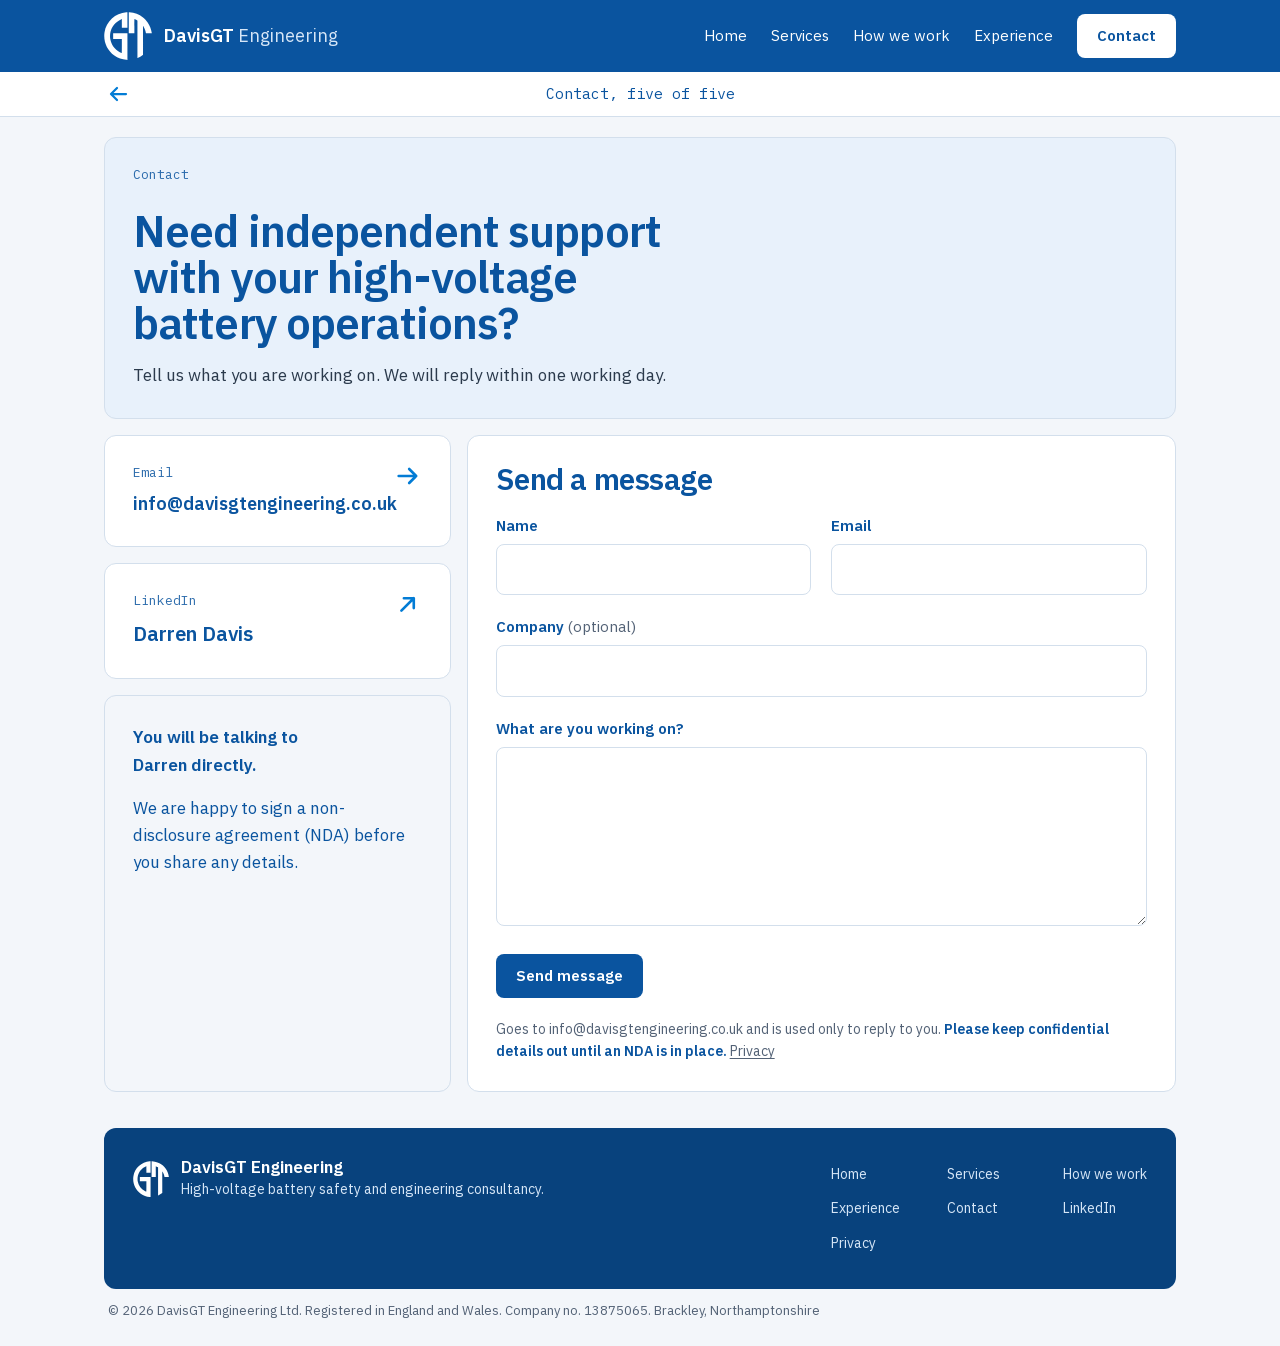
<file: contact/index.html>
<!DOCTYPE html><!--VbiXjrv2gWbFzsvOPZjqe--><html lang="en-GB" class="__variable_987bfa __variable_90b1ba"><head><meta charSet="utf-8"/><meta name="viewport" content="width=device-width, initial-scale=1, viewport-fit=cover"/><link rel="preload" href="/_next/static/media/26d4368bf94c0ec4-s.p.woff2" as="font" crossorigin="" type="font/woff2"/><link rel="preload" href="/_next/static/media/d3ebbfd689654d3a-s.p.woff2" as="font" crossorigin="" type="font/woff2"/><link rel="stylesheet" href="/_next/static/css/79b086adcc98332b.css" data-precedence="next"/><link rel="preload" as="script" fetchPriority="low" href="/_next/static/chunks/webpack-4db83dc905a9ea92.js"/><script src="/_next/static/chunks/4bd1b696-c023c6e3521b1417.js" async=""></script><script src="/_next/static/chunks/255-2aa030c9ba2867e3.js" async=""></script><script src="/_next/static/chunks/main-app-eeaad996116c66fd.js" async=""></script><script src="/_next/static/chunks/619-ba102abea3e3d0e4.js" async=""></script><script src="/_next/static/chunks/app/layout-133e29e2ac0edc00.js" async=""></script><script src="/_next/static/chunks/app/contact/page-57ba0a7a5b7bf5da.js" async=""></script><meta name="next-size-adjust" content=""/><meta name="theme-color" content="#0A549F"/><title>Contact | DavisGT Engineering</title><meta name="description" content="Email Darren Davis about a high-voltage workshop, a safety review or an incident. Reply within one working day. NDA on request."/><link rel="canonical" href="https://davisgtengineering.co.uk/contact/"/><meta name="format-detection" content="telephone=no"/><meta property="og:title" content="Contact | DavisGT Engineering"/><meta property="og:description" content="Email Darren Davis about a high-voltage workshop, a safety review or an incident. Reply within one working day. NDA on request."/><meta property="og:site_name" content="DavisGT Engineering"/><meta property="og:locale" content="en_GB"/><meta property="og:type" content="website"/><meta name="twitter:card" content="summary"/><meta name="twitter:title" content="Contact | DavisGT Engineering"/><meta name="twitter:description" content="Email Darren Davis about a high-voltage workshop, a safety review or an incident. Reply within one working day. NDA on request."/><link rel="icon" href="/icon.svg?db9e47ce3513d9be" type="image/svg+xml" sizes="any"/><script src="/_next/static/chunks/polyfills-42372ed130431b0a.js" noModule=""></script></head><body><div hidden=""><!--$--><!--/$--></div><a href="#main" class="sr-only focus:not-sr-only focus:fixed focus:top-3 focus:left-3 focus:z-50 focus:bg-white focus:text-brand focus:px-4 focus:py-3">Skip to content</a><header class="sticky top-0 z-30 pt-[env(safe-area-inset-top)]"><div class="on-brand bg-brand text-white"><div class="wrap flex min-h-16 flex-wrap items-center justify-between gap-x-6 md:min-h-[4.5rem]"><a class="flex min-h-11 items-center gap-3 no-underline" aria-label="DavisGT Engineering, home" href="/"><svg viewBox="372 375 850 850" class="h-11 w-11 shrink-0 text-white md:h-12 md:w-12" aria-hidden="true"><g transform="translate(0 1600) scale(0.1 -0.1)" fill="currentColor"><path d="M7675 12199 c-1955 -147 -3564 -1628 -3859 -3554 -246 -1601 414 -3165 1733 -4109 606 -433 1392 -715 2116 -761 50 -3 116 -8 148 -11 l57 -5 0 2361 0 2360 -1265 0 -1265 0 0 -495 0 -495 770 0 770 0 0 -1250 c0 -1068 -2 -1250 -14 -1250 -24 0 -224 88 -350 153 -898 469 -1518 1321 -1685 2313 -65 391 -52 849 35 1244 219 982 928 1831 1862 2229 78 34 144 61 147 61 3 0 5 -344 5 -765 l0 -765 495 0 495 0 0 1375 0 1375 -42 -1 c-24 -1 -92 -6 -153 -10z M8110 10341 l0 -1871 495 0 495 0 0 1260 c0 693 2 1260 4 1260 27 0 413 -184 504 -240 l32 -20 0 -3315 c0 -1823 2 -3315 5 -3315 3 0 59 24 125 54 231 105 522 280 757 455 l103 76 0 2550 1 2550 20 -24 c71 -85 242 -408 314 -591 75 -193 148 -448 176 -622 l13 -78 516 0 517 0 -13 98 c-90 651 -336 1279 -721 1838 -189 274 -557 666 -823 878 -703 559 -1491 859 -2422 921 l-98 7 0 -1871z"></path></g></svg><span class="text-[1.0625rem] font-semibold md:text-[1.125rem]">DavisGT <span class="font-normal text-on-brand">Engineering</span></span></a><button type="button" class="inline-flex min-h-11 items-center rounded-lg border border-white/50 px-4 text-[15px] font-semibold transition-colors duration-150 hover:border-white md:hidden" aria-expanded="false" aria-controls="main-nav">Menu</button><nav id="main-nav" aria-label="Main" class="hidden w-full flex-col pb-3 md:flex md:w-auto md:flex-row md:items-center md:gap-6 md:pb-0"><a class="relative border-t border-white/15 py-3.5 text-[15px] no-underline transition-colors duration-150 hover:text-sky aria-[current=page]:text-sky md:border-0 md:py-2 md:aria-[current=page]:after:absolute md:aria-[current=page]:after:inset-x-0 md:aria-[current=page]:after:-bottom-[1.05rem] md:aria-[current=page]:after:h-[3px] md:aria-[current=page]:after:bg-sky" href="/">Home</a><a class="relative border-t border-white/15 py-3.5 text-[15px] no-underline transition-colors duration-150 hover:text-sky aria-[current=page]:text-sky md:border-0 md:py-2 md:aria-[current=page]:after:absolute md:aria-[current=page]:after:inset-x-0 md:aria-[current=page]:after:-bottom-[1.05rem] md:aria-[current=page]:after:h-[3px] md:aria-[current=page]:after:bg-sky" href="/services/">Services</a><a class="relative border-t border-white/15 py-3.5 text-[15px] no-underline transition-colors duration-150 hover:text-sky aria-[current=page]:text-sky md:border-0 md:py-2 md:aria-[current=page]:after:absolute md:aria-[current=page]:after:inset-x-0 md:aria-[current=page]:after:-bottom-[1.05rem] md:aria-[current=page]:after:h-[3px] md:aria-[current=page]:after:bg-sky" href="/how-we-work/">How we work</a><a class="relative border-t border-white/15 py-3.5 text-[15px] no-underline transition-colors duration-150 hover:text-sky aria-[current=page]:text-sky md:border-0 md:py-2 md:aria-[current=page]:after:absolute md:aria-[current=page]:after:inset-x-0 md:aria-[current=page]:after:-bottom-[1.05rem] md:aria-[current=page]:after:h-[3px] md:aria-[current=page]:after:bg-sky" href="/experience/">Experience</a><a aria-current="page" class="btn btn-light mt-3 min-h-11 md:mt-0" href="/contact/">Contact</a></nav></div></div><nav aria-label="Sheet" class="border-b border-line bg-white"><div class="wrap flex items-center justify-between gap-2 px-1! md:px-4!"><a aria-label="Back: Experience" title="Experience" class="grid h-11 w-11 shrink-0 place-items-center rounded-lg text-action transition-colors duration-150 hover:bg-tint hover:text-brand" href="/experience/"><svg viewBox="0 0 24 24" class="h-6 w-6" aria-hidden="true" fill="none" stroke="currentColor" stroke-width="2.25" stroke-linecap="round" stroke-linejoin="round"><g transform="rotate(180 12 12)"><path d="M4 12h15M13 6l6 6-6 6"></path></g></svg></a><p class="min-w-0 truncate text-center font-mono text-[14px] text-brand md:text-[15px]" aria-live="polite">Contact, five of five</p><span class="h-11 w-11 shrink-0" aria-hidden="true"></span></div></nav></header><main id="main" class="sheet"><div class="cells "><div class="cell bg-tint text-brand md:col-span-12 flex flex-col justify-between gap-6 "><p class="font-mono text-[13px] leading-snug opacity-85 text-brand">Contact</p><div><h1 class="max-w-[13em] text-[clamp(1.875rem,3.6vw,2.75rem)] leading-[1.05] font-semibold tracking-[-0.02em]"><span class="sr-only">Need independent support with your high-voltage battery operations?</span><span aria-hidden="true"><span class="word"><span style="--i:0">Need</span></span> <span class="word"><span style="--i:1">independent</span></span> <span class="word"><span style="--i:2">support</span></span> <span class="word"><span style="--i:3">with</span></span> <span class="word"><span style="--i:4">your</span></span> <span class="word"><span style="--i:5">high-voltage</span></span> <span class="word"><span style="--i:6">battery</span></span> <span class="word"><span style="--i:7">operations?</span></span></span></h1><p class="mt-4 max-w-[34em] text-[1.0625rem] text-body">Tell us what you are working on. We will reply within one working day.</p></div></div></div><div class="cells "><div class="grid grid-rows-[auto_auto_1fr] gap-3 md:gap-4 md:col-span-5 lg:col-span-4"><a href="mailto:info@davisgtengineering.co.uk" class="cell cell-link group flex flex-col bg-white text-brand hover:text-white focus-visible:text-white  min-h-28 justify-between"><span class="flex items-start justify-between gap-4 font-mono text-[13px] leading-snug"><span class="muted-on-hover opacity-85">Email</span><span class="arrow -mt-0.5"><svg viewBox="0 0 24 24" class="h-7 w-7" aria-hidden="true" fill="none" stroke="currentColor" stroke-width="2.25" stroke-linecap="round" stroke-linejoin="round"><g><path d="M4 12h15M13 6l6 6-6 6"></path></g></svg></span></span><span class="text-[1.125rem] font-semibold">info<!-- -->@<wbr/>davisgtengineering.co.uk</span></a><a href="https://www.linkedin.com/in/darren-davis-33a28642/" target="_blank" rel="noopener noreferrer" class="cell cell-link group flex flex-col bg-white text-brand hover:text-white focus-visible:text-white  min-h-28 justify-between"><span class="flex items-start justify-between gap-4 font-mono text-[13px] leading-snug"><span class="muted-on-hover opacity-85">LinkedIn</span><span class="arrow -mt-0.5"><svg viewBox="0 0 24 24" class="h-7 w-7" aria-hidden="true" fill="none" stroke="currentColor" stroke-width="2.25" stroke-linecap="round" stroke-linejoin="round"><g transform="rotate(-45 12 12)"><path d="M4 12h15M13 6l6 6-6 6"></path></g></svg></span></span><span class="text-[1.125rem] font-semibold md:text-[1.25rem]">Darren Davis</span></a><div class="cell bg-paper text-brand  flex flex-col gap-4 text-[1.0625rem] text-body"><p class="font-semibold text-brand">You will be talking to Darren directly.</p><p>We are happy to sign a non-disclosure agreement (NDA) before you share any details.</p></div></div><div class="cell bg-white text-brand md:col-span-7 lg:col-span-8 "><form class="flex max-w-[44rem] flex-col gap-5" action="https://formsubmit.co/info@davisgtengineering.co.uk" method="POST"><h2 class="text-[clamp(1.5rem,2.4vw,1.875rem)] leading-none tracking-[-0.015em]">Send a message</h2><input type="hidden" name="_subject" value="Website enquiry"/><input type="hidden" name="_template" value="table"/><input type="hidden" name="_captcha" value="false"/><input type="hidden" name="_next" value="https://davisgtengineering.co.uk/contact/thanks/"/><input type="text" tabindex="-1" autoComplete="off" aria-hidden="true" class="hidden" name="_honey"/><div class="grid gap-5 sm:grid-cols-2"><div><label for="name" class="mb-1.5 block text-[15px] font-semibold">Name</label><input id="name" autoComplete="name" required="" class="w-full rounded-lg border border-line bg-white px-3.5 py-3 text-[16px] text-brand outline-none transition-colors duration-150 hover:border-muted focus:border-action focus-visible:outline-2 focus-visible:outline-offset-0 focus-visible:outline-action" enterKeyHint="next" name="name"/></div><div><label for="email" class="mb-1.5 block text-[15px] font-semibold">Email</label><input id="email" type="email" autoComplete="email" required="" class="w-full rounded-lg border border-line bg-white px-3.5 py-3 text-[16px] text-brand outline-none transition-colors duration-150 hover:border-muted focus:border-action focus-visible:outline-2 focus-visible:outline-offset-0 focus-visible:outline-action" enterKeyHint="next" name="email"/></div></div><div><label for="company" class="mb-1.5 block text-[15px] font-semibold">Company <span class="font-normal text-muted">(optional)</span></label><input id="company" autoComplete="organization" class="w-full rounded-lg border border-line bg-white px-3.5 py-3 text-[16px] text-brand outline-none transition-colors duration-150 hover:border-muted focus:border-action focus-visible:outline-2 focus-visible:outline-offset-0 focus-visible:outline-action" enterKeyHint="next" name="company"/></div><div><label for="message" class="mb-1.5 block text-[15px] font-semibold">What are you working on?</label><textarea id="message" name="message" rows="6" required="" class="w-full rounded-lg border border-line bg-white px-3.5 py-3 text-[16px] text-brand outline-none transition-colors duration-150 hover:border-muted focus:border-action focus-visible:outline-2 focus-visible:outline-offset-0 focus-visible:outline-action resize-y"></textarea></div><button type="submit" class="btn btn-brand self-start">Send message</button><p class="text-[14px] text-muted">Goes to <!-- -->info@davisgtengineering.co.uk<!-- --> and is used only to reply to you. <strong class="font-semibold text-brand">Please keep confidential details out until an NDA is in place.</strong> <a class="underline underline-offset-2 hover:text-brand" href="/privacy/">Privacy</a></p></form></div></div><!--$--><!--/$--></main><footer class="sheet pb-3 md:pb-6"><div class="cell on-brand flex flex-col gap-6 bg-brand-deep text-white md:flex-row md:items-start md:justify-between"><div class="flex items-center gap-3"><svg viewBox="372 375 850 850" class="h-9 w-9 shrink-0 text-white" aria-hidden="true"><g transform="translate(0 1600) scale(0.1 -0.1)" fill="currentColor"><path d="M7675 12199 c-1955 -147 -3564 -1628 -3859 -3554 -246 -1601 414 -3165 1733 -4109 606 -433 1392 -715 2116 -761 50 -3 116 -8 148 -11 l57 -5 0 2361 0 2360 -1265 0 -1265 0 0 -495 0 -495 770 0 770 0 0 -1250 c0 -1068 -2 -1250 -14 -1250 -24 0 -224 88 -350 153 -898 469 -1518 1321 -1685 2313 -65 391 -52 849 35 1244 219 982 928 1831 1862 2229 78 34 144 61 147 61 3 0 5 -344 5 -765 l0 -765 495 0 495 0 0 1375 0 1375 -42 -1 c-24 -1 -92 -6 -153 -10z M8110 10341 l0 -1871 495 0 495 0 0 1260 c0 693 2 1260 4 1260 27 0 413 -184 504 -240 l32 -20 0 -3315 c0 -1823 2 -3315 5 -3315 3 0 59 24 125 54 231 105 522 280 757 455 l103 76 0 2550 1 2550 20 -24 c71 -85 242 -408 314 -591 75 -193 148 -448 176 -622 l13 -78 516 0 517 0 -13 98 c-90 651 -336 1279 -721 1838 -189 274 -557 666 -823 878 -703 559 -1491 859 -2422 921 l-98 7 0 -1871z"></path></g></svg><div><p class="text-[1.0625rem] leading-tight font-semibold">DavisGT Engineering</p><p class="text-[14px] text-on-brand">High-voltage battery safety and engineering consultancy.</p></div></div><nav aria-label="Footer" class="grid grid-cols-2 gap-x-8 text-[14px] text-on-brand sm:grid-cols-3"><a class="py-1.5 no-underline transition-colors duration-150 hover:text-white" href="/">Home</a><a class="py-1.5 no-underline transition-colors duration-150 hover:text-white" href="/services/">Services</a><a class="py-1.5 no-underline transition-colors duration-150 hover:text-white" href="/how-we-work/">How we work</a><a class="py-1.5 no-underline transition-colors duration-150 hover:text-white" href="/experience/">Experience</a><a class="py-1.5 no-underline transition-colors duration-150 hover:text-white" href="/contact/">Contact</a><a href="https://www.linkedin.com/in/darren-davis-33a28642/" target="_blank" rel="noopener noreferrer" class="py-1.5 no-underline transition-colors duration-150 hover:text-white">LinkedIn</a><a class="py-1.5 no-underline transition-colors duration-150 hover:text-white" href="/privacy/">Privacy</a></nav></div><p class="px-1 pt-3 text-[13px] text-muted">© 2026 <!-- -->DavisGT Engineering Ltd<!-- -->. Registered in England and Wales.<!-- --> <!-- -->Company no. <span class="figures">13875065</span>.<!-- --> <!-- -->Brackley, Northamptonshire</p></footer><script type="application/ld+json">{"@context":"https://schema.org","@type":"ProfessionalService","name":"DavisGT Engineering","legalName":"DavisGT Engineering Ltd","url":"https://davisgtengineering.co.uk","email":"info@davisgtengineering.co.uk","description":"Independent high-voltage battery safety and engineering consultancy. Battery build process and quality, safety assessments, safe systems of work, emergency response and incident review.","areaServed":"Europe","sameAs":["https://www.linkedin.com/in/darren-davis-33a28642/"],"founder":{"@type":"Person","name":"Darren Davis","jobTitle":"Principal Consultant","sameAs":"https://www.linkedin.com/in/darren-davis-33a28642/"}}</script><script src="/_next/static/chunks/webpack-4db83dc905a9ea92.js" id="_R_" async=""></script><script>(self.__next_f=self.__next_f||[]).push([0])</script><script>self.__next_f.push([1,"1:\"$Sreact.fragment\"\n2:I[1766,[\"619\",\"static/chunks/619-ba102abea3e3d0e4.js\",\"177\",\"static/chunks/app/layout-133e29e2ac0edc00.js\"],\"Header\"]\n3:I[9766,[],\"\"]\n4:I[8924,[],\"\"]\n5:I[2619,[\"619\",\"static/chunks/619-ba102abea3e3d0e4.js\",\"977\",\"static/chunks/app/contact/page-57ba0a7a5b7bf5da.js\"],\"\"]\nc:I[7150,[],\"\"]\n:HL[\"/_next/static/media/26d4368bf94c0ec4-s.p.woff2\",\"font\",{\"crossOrigin\":\"\",\"type\":\"font/woff2\"}]\n:HL[\"/_next/static/media/d3ebbfd689654d3a-s.p.woff2\",\"font\",{\"crossOrigin\":\"\",\"type\":\"font/woff2\"}]\n:HL[\"/_next/static/css/79b086adcc98332b.css\",\"style\"]\n"])</script><script>self.__next_f.push([1,"0:{\"P\":null,\"b\":\"VbiXjrv2gWbFzsvOPZjqe\",\"p\":\"\",\"c\":[\"\",\"contact\",\"\"],\"i\":false,\"f\":[[[\"\",{\"children\":[\"contact\",{\"children\":[\"__PAGE__\",{}]}]},\"$undefined\",\"$undefined\",true],[\"\",[\"$\",\"$1\",\"c\",{\"children\":[[[\"$\",\"link\",\"0\",{\"rel\":\"stylesheet\",\"href\":\"/_next/static/css/79b086adcc98332b.css\",\"precedence\":\"next\",\"crossOrigin\":\"$undefined\",\"nonce\":\"$undefined\"}]],[\"$\",\"html\",null,{\"lang\":\"en-GB\",\"className\":\"__variable_987bfa __variable_90b1ba\",\"children\":[\"$\",\"body\",null,{\"children\":[[\"$\",\"a\",null,{\"href\":\"#main\",\"className\":\"sr-only focus:not-sr-only focus:fixed focus:top-3 focus:left-3 focus:z-50 focus:bg-white focus:text-brand focus:px-4 focus:py-3\",\"children\":\"Skip to content\"}],[\"$\",\"$L2\",null,{}],[\"$\",\"main\",null,{\"id\":\"main\",\"className\":\"sheet\",\"children\":[\"$\",\"$L3\",null,{\"parallelRouterKey\":\"children\",\"error\":\"$undefined\",\"errorStyles\":\"$undefined\",\"errorScripts\":\"$undefined\",\"template\":[\"$\",\"$L4\",null,{}],\"templateStyles\":\"$undefined\",\"templateScripts\":\"$undefined\",\"notFound\":[[\"$\",\"div\",null,{\"className\":\"cells \",\"children\":[[\"$\",\"div\",null,{\"className\":\"cell bg-tint text-brand md:col-span-12 flex flex-col justify-between gap-6\",\"children\":[[\"$\",\"p\",null,{\"className\":\"font-mono text-[13px] leading-snug opacity-85 text-brand\",\"children\":\"404\"}],[\"$\",\"div\",null,{\"children\":[[\"$\",\"h1\",null,{\"className\":\"max-w-[12em] text-[clamp(1.875rem,3.6vw,2.75rem)] leading-[1.05] font-semibold tracking-[-0.02em]\",\"children\":\"This page is not in the file\"}],[\"$\",\"p\",null,{\"className\":\"mt-6 max-w-[34em] text-[1.125rem] text-body\",\"children\":\"The link may be old. Everything on the site is one click from the home page.\"}]]}]]}],[\"$\",\"$L5\",null,{\"href\":\"/\",\"className\":\"cell cell-link group flex flex-col bg-white text-brand hover:text-white focus-visible:text-white md:col-span-12 min-h-32 justify-between\",\"children\":[[\"$\",\"span\",null,{\"className\":\"flex items-start justify-between gap-4 font-mono text-[13px] leading-snug\",\"children\":[[\"$\",\"span\",null,{\"className\":\"muted-on-hover opacity-85\",\"children\":\"Home\"}],[\"$\",\"span\",null,{\"className\":\"arrow -mt-0.5\",\"children\":[\"$\",\"svg\",null,{\"viewBox\":\"0 0 24 24\",\"className\":\"h-7 w-7\",\"aria-hidden\":true,\"fill\":\"none\",\"stroke\":\"currentColor\",\"strokeWidth\":2.25,\"strokeLinecap\":\"round\",\"strokeLinejoin\":\"round\",\"children\":[\"$\",\"g\",null,{\"transform\":\"$undefined\",\"children\":[\"$\",\"path\",null,{\"d\":\"M4 12h15M13 6l6 6-6 6\"}]}]}]}]]}],[\"$\",\"span\",null,{\"className\":\"text-[1.25rem] leading-none font-semibold tracking-[-0.01em]\",\"children\":\"Go to the home page\"}]]}]]}],[]],\"forbidden\":\"$undefined\",\"unauthorized\":\"$undefined\"}]}],[\"$\",\"footer\",null,{\"className\":\"sheet pb-3 md:pb-6\",\"children\":[[\"$\",\"div\",null,{\"className\":\"cell on-brand flex flex-col gap-6 bg-brand-deep text-white md:flex-row md:items-start md:justify-between\",\"children\":[[\"$\",\"div\",null,{\"className\":\"flex items-center gap-3\",\"children\":[[\"$\",\"svg\",null,{\"viewBox\":\"372 375 850 850\",\"className\":\"h-9 w-9 shrink-0 text-white\",\"role\":\"$undefined\",\"aria-label\":\"$undefined\",\"aria-hidden\":true,\"children\":[\"$\",\"g\",null,{\"transform\":\"translate(0 1600) scale(0.1 -0.1)\",\"fill\":\"currentColor\",\"children\":[\"$\",\"path\",null,{\"d\":\"M7675 12199 c-1955 -147 -3564 -1628 -3859 -3554 -246 -1601 414 -3165 1733 -4109 606 -433 1392 -715 2116 -761 50 -3 116 -8 148 -11 l57 -5 0 2361 0 2360 -1265 0 -1265 0 0 -495 0 -495 770 0 770 0 0 -1250 c0 -1068 -2 -1250 -14 -1250 -24 0 -224 88 -350 153 -898 469 -1518 1321 -1685 2313 -65 391 -52 849 35 1244 219 982 928 1831 1862 2229 78 34 144 61 147 61 3 0 5 -344 5 -765 l0 -765 495 0 495 0 0 1375 0 1375 -42 -1 c-24 -1 -92 -6 -153 -10z M8110 10341 l0 -1871 495 0 495 0 0 1260 c0 693 2 1260 4 1260 27 0 413 -184 504 -240 l32 -20 0 -3315 c0 -1823 2 -3315 5 -3315 3 0 59 24 125 54 231 105 522 280 757 455 l103 76 0 2550 1 2550 20 -24 c71 -85 242 -408 314 -591 75 -193 148 -448 176 -622 l13 -78 516 0 517 0 -13 98 c-90 651 -336 1279 -721 1838 -189 274 -557 666 -823 878 -703 559 -1491 859 -2422 921 l-98 7 0 -1871z\"}]}]}],[\"$\",\"div\",null,{\"children\":[[\"$\",\"p\",null,{\"className\":\"text-[1.0625rem] leading-tight font-semibold\",\"children\":\"DavisGT Engineering\"}],[\"$\",\"p\",null,{\"className\":\"text-[14px] text-on-brand\",\"children\":\"High-voltage battery safety and engineering consultancy.\"}]]}]]}],\"$L6\"]}],\"$L7\"]}],\"$L8\"]}]}]]}],{\"children\":[\"contact\",\"$L9\",{\"children\":[\"__PAGE__\",\"$La\",{},null,false]},null,false]},null,false],\"$Lb\",false]],\"m\":\"$undefined\",\"G\":[\"$c\",[]],\"s\":false,\"S\":true}\n"])</script><script>self.__next_f.push([1,"d:I[6479,[\"619\",\"static/chunks/619-ba102abea3e3d0e4.js\",\"977\",\"static/chunks/app/contact/page-57ba0a7a5b7bf5da.js\"],\"Words\"]\ne:I[1533,[\"619\",\"static/chunks/619-ba102abea3e3d0e4.js\",\"977\",\"static/chunks/app/contact/page-57ba0a7a5b7bf5da.js\"],\"NextField\"]\n15:I[4431,[],\"ViewportBoundary\"]\n17:I[4431,[],\"MetadataBoundary\"]\n18:\"$Sreact.suspense\"\n"])</script><script>self.__next_f.push([1,"6:[\"$\",\"nav\",null,{\"aria-label\":\"Footer\",\"className\":\"grid grid-cols-2 gap-x-8 text-[14px] text-on-brand sm:grid-cols-3\",\"children\":[[[\"$\",\"$L5\",\"/\",{\"href\":\"/\",\"className\":\"py-1.5 no-underline transition-colors duration-150 hover:text-white\",\"children\":\"Home\"}],[\"$\",\"$L5\",\"/services/\",{\"href\":\"/services/\",\"className\":\"py-1.5 no-underline transition-colors duration-150 hover:text-white\",\"children\":\"Services\"}],[\"$\",\"$L5\",\"/how-we-work/\",{\"href\":\"/how-we-work/\",\"className\":\"py-1.5 no-underline transition-colors duration-150 hover:text-white\",\"children\":\"How we work\"}],[\"$\",\"$L5\",\"/experience/\",{\"href\":\"/experience/\",\"className\":\"py-1.5 no-underline transition-colors duration-150 hover:text-white\",\"children\":\"Experience\"}],[\"$\",\"$L5\",\"/contact/\",{\"href\":\"/contact/\",\"className\":\"py-1.5 no-underline transition-colors duration-150 hover:text-white\",\"children\":\"Contact\"}]],[\"$\",\"a\",null,{\"href\":\"https://www.linkedin.com/in/darren-davis-33a28642/\",\"target\":\"_blank\",\"rel\":\"noopener noreferrer\",\"className\":\"py-1.5 no-underline transition-colors duration-150 hover:text-white\",\"children\":\"LinkedIn\"}],[\"$\",\"$L5\",null,{\"href\":\"/privacy/\",\"className\":\"py-1.5 no-underline transition-colors duration-150 hover:text-white\",\"children\":\"Privacy\"}]]}]\n"])</script><script>self.__next_f.push([1,"7:[\"$\",\"p\",null,{\"className\":\"px-1 pt-3 text-[13px] text-muted\",\"children\":[\"© 2026 \",\"DavisGT Engineering Ltd\",\". Registered in England and Wales.\",\" \",[\"Company no. \",[\"$\",\"span\",null,{\"className\":\"figures\",\"children\":\"13875065\"}],\".\",\" \"],\"Brackley, Northamptonshire\"]}]\n"])</script><script>self.__next_f.push([1,"8:[\"$\",\"script\",null,{\"type\":\"application/ld+json\",\"dangerouslySetInnerHTML\":{\"__html\":\"{\\\"@context\\\":\\\"https://schema.org\\\",\\\"@type\\\":\\\"ProfessionalService\\\",\\\"name\\\":\\\"DavisGT Engineering\\\",\\\"legalName\\\":\\\"DavisGT Engineering Ltd\\\",\\\"url\\\":\\\"https://davisgtengineering.co.uk\\\",\\\"email\\\":\\\"info@davisgtengineering.co.uk\\\",\\\"description\\\":\\\"Independent high-voltage battery safety and engineering consultancy. Battery build process and quality, safety assessments, safe systems of work, emergency response and incident review.\\\",\\\"areaServed\\\":\\\"Europe\\\",\\\"sameAs\\\":[\\\"https://www.linkedin.com/in/darren-davis-33a28642/\\\"],\\\"founder\\\":{\\\"@type\\\":\\\"Person\\\",\\\"name\\\":\\\"Darren Davis\\\",\\\"jobTitle\\\":\\\"Principal Consultant\\\",\\\"sameAs\\\":\\\"https://www.linkedin.com/in/darren-davis-33a28642/\\\"}}\"}}]\n"])</script><script>self.__next_f.push([1,"9:[\"$\",\"$1\",\"c\",{\"children\":[null,[\"$\",\"$L3\",null,{\"parallelRouterKey\":\"children\",\"error\":\"$undefined\",\"errorStyles\":\"$undefined\",\"errorScripts\":\"$undefined\",\"template\":[\"$\",\"$L4\",null,{}],\"templateStyles\":\"$undefined\",\"templateScripts\":\"$undefined\",\"notFound\":\"$undefined\",\"forbidden\":\"$undefined\",\"unauthorized\":\"$undefined\"}]]}]\n"])</script><script>self.__next_f.push([1,"a:[\"$\",\"$1\",\"c\",{\"children\":[[[\"$\",\"div\",null,{\"className\":\"cells \",\"children\":[\"$\",\"div\",null,{\"className\":\"cell bg-tint text-brand md:col-span-12 flex flex-col justify-between gap-6 \",\"children\":[[\"$\",\"p\",null,{\"className\":\"font-mono text-[13px] leading-snug opacity-85 text-brand\",\"children\":\"Contact\"}],[\"$\",\"div\",null,{\"children\":[[\"$\",\"h1\",null,{\"className\":\"max-w-[13em] text-[clamp(1.875rem,3.6vw,2.75rem)] leading-[1.05] font-semibold tracking-[-0.02em]\",\"children\":[\"$\",\"$Ld\",null,{\"text\":\"Need independent support with your high-voltage battery operations?\"}]}],[\"$\",\"p\",null,{\"className\":\"mt-4 max-w-[34em] text-[1.0625rem] text-body\",\"children\":\"Tell us what you are working on. We will reply within one working day.\"}]]}]]}]}],[\"$\",\"div\",null,{\"className\":\"cells \",\"children\":[[\"$\",\"div\",null,{\"className\":\"grid grid-rows-[auto_auto_1fr] gap-3 md:gap-4 md:col-span-5 lg:col-span-4\",\"children\":[[\"$\",\"a\",null,{\"href\":\"mailto:info@davisgtengineering.co.uk\",\"className\":\"cell cell-link group flex flex-col bg-white text-brand hover:text-white focus-visible:text-white  min-h-28 justify-between\",\"children\":[[\"$\",\"span\",null,{\"className\":\"flex items-start justify-between gap-4 font-mono text-[13px] leading-snug\",\"children\":[[\"$\",\"span\",null,{\"className\":\"muted-on-hover opacity-85\",\"children\":\"Email\"}],[\"$\",\"span\",null,{\"className\":\"arrow -mt-0.5\",\"children\":[\"$\",\"svg\",null,{\"viewBox\":\"0 0 24 24\",\"className\":\"h-7 w-7\",\"aria-hidden\":true,\"fill\":\"none\",\"stroke\":\"currentColor\",\"strokeWidth\":2.25,\"strokeLinecap\":\"round\",\"strokeLinejoin\":\"round\",\"children\":[\"$\",\"g\",null,{\"transform\":\"$undefined\",\"children\":[\"$\",\"path\",null,{\"d\":\"M4 12h15M13 6l6 6-6 6\"}]}]}]}]]}],[\"$\",\"span\",null,{\"className\":\"text-[1.125rem] font-semibold\",\"children\":[\"info\",\"@\",[\"$\",\"wbr\",null,{}],\"davisgtengineering.co.uk\"]}]]}],[\"$\",\"a\",null,{\"href\":\"https://www.linkedin.com/in/darren-davis-33a28642/\",\"target\":\"_blank\",\"rel\":\"noopener noreferrer\",\"className\":\"cell cell-link group flex flex-col bg-white text-brand hover:text-white focus-visible:text-white  min-h-28 justify-between\",\"children\":[[\"$\",\"span\",null,{\"className\":\"flex items-start justify-between gap-4 font-mono text-[13px] leading-snug\",\"children\":[[\"$\",\"span\",null,{\"className\":\"muted-on-hover opacity-85\",\"children\":\"LinkedIn\"}],[\"$\",\"span\",null,{\"className\":\"arrow -mt-0.5\",\"children\":[\"$\",\"svg\",null,{\"viewBox\":\"0 0 24 24\",\"className\":\"h-7 w-7\",\"aria-hidden\":true,\"fill\":\"none\",\"stroke\":\"currentColor\",\"strokeWidth\":2.25,\"strokeLinecap\":\"round\",\"strokeLinejoin\":\"round\",\"children\":[\"$\",\"g\",null,{\"transform\":\"rotate(-45 12 12)\",\"children\":[\"$\",\"path\",null,{\"d\":\"M4 12h15M13 6l6 6-6 6\"}]}]}]}]]}],[\"$\",\"span\",null,{\"className\":\"text-[1.125rem] font-semibold md:text-[1.25rem]\",\"children\":\"Darren Davis\"}]]}],[\"$\",\"div\",null,{\"className\":\"cell bg-paper text-brand  flex flex-col gap-4 text-[1.0625rem] text-body\",\"children\":[[\"$\",\"p\",null,{\"className\":\"font-semibold text-brand\",\"children\":\"You will be talking to Darren directly.\"}],[\"$\",\"p\",null,{\"children\":\"We are happy to sign a non-disclosure agreement (NDA) before you share any details.\"}]]}]]}],[\"$\",\"div\",null,{\"className\":\"cell bg-white text-brand md:col-span-7 lg:col-span-8 \",\"children\":[\"$\",\"form\",null,{\"action\":\"https://formsubmit.co/info@davisgtengineering.co.uk\",\"method\":\"POST\",\"className\":\"flex max-w-[44rem] flex-col gap-5\",\"children\":[[\"$\",\"h2\",null,{\"className\":\"text-[clamp(1.5rem,2.4vw,1.875rem)] leading-none tracking-[-0.015em]\",\"children\":\"Send a message\"}],[\"$\",\"input\",null,{\"type\":\"hidden\",\"name\":\"_subject\",\"value\":\"Website enquiry\"}],[\"$\",\"input\",null,{\"type\":\"hidden\",\"name\":\"_template\",\"value\":\"table\"}],[\"$\",\"input\",null,{\"type\":\"hidden\",\"name\":\"_captcha\",\"value\":\"false\"}],[\"$\",\"$Le\",null,{\"fallback\":\"https://davisgtengineering.co.uk/contact/thanks/\"}],[\"$\",\"input\",null,{\"type\":\"text\",\"name\":\"_honey\",\"tabIndex\":-1,\"autoComplete\":\"off\",\"aria-hidden\":true,\"className\":\"hidden\"}],[\"$\",\"div\",null,{\"className\":\"grid gap-5 sm:grid-cols-2\",\"children\":[[\"$\",\"div\",null,{\"children\":[[\"$\",\"label\",null,{\"htmlFor\":\"name\",\"className\":\"mb-1.5 block text-[15px] font-semibold\",\"children\":\"Name\"}],[\"$\",\"input\",null,{\"id\":\"name\",\"name\":\"name\",\"autoComplete\":\"name\",\"required\":true,\"className\":\"w-full rounded-lg border border-line bg-white px-3.5 py-3 text-[16px] text-brand outline-none transition-colors duration-150 hover:border-muted focus:border-action focus-visible:outline-2 focus-visible:outline-offset-0 focus-visible:outline-action\",\"enterKeyHint\":\"next\"}]]}],\"$Lf\"]}],\"$L10\",\"$L11\",\"$L12\",\"$L13\"]}]}]]}]],null,\"$L14\"]}]\n"])</script><script>self.__next_f.push([1,"b:[\"$\",\"$1\",\"h\",{\"children\":[null,[[\"$\",\"$L15\",null,{\"children\":\"$L16\"}],[\"$\",\"meta\",null,{\"name\":\"next-size-adjust\",\"content\":\"\"}]],[\"$\",\"$L17\",null,{\"children\":[\"$\",\"div\",null,{\"hidden\":true,\"children\":[\"$\",\"$18\",null,{\"fallback\":null,\"children\":\"$L19\"}]}]}]]}]\n"])</script><script>self.__next_f.push([1,"1a:I[4431,[],\"OutletBoundary\"]\n1c:I[5278,[],\"AsyncMetadataOutlet\"]\nf:[\"$\",\"div\",null,{\"children\":[[\"$\",\"label\",null,{\"htmlFor\":\"email\",\"className\":\"mb-1.5 block text-[15px] font-semibold\",\"children\":\"Email\"}],[\"$\",\"input\",null,{\"id\":\"email\",\"name\":\"email\",\"type\":\"email\",\"autoComplete\":\"email\",\"required\":true,\"className\":\"w-full rounded-lg border border-line bg-white px-3.5 py-3 text-[16px] text-brand outline-none transition-colors duration-150 hover:border-muted focus:border-action focus-visible:outline-2 focus-visible:outline-offset-0 focus-visible:outline-action\",\"enterKeyHint\":\"next\"}]]}]\n10:[\"$\",\"div\",null,{\"children\":[[\"$\",\"label\",null,{\"htmlFor\":\"company\",\"className\":\"mb-1.5 block text-[15px] font-semibold\",\"children\":[\"Company \",[\"$\",\"span\",null,{\"className\":\"font-normal text-muted\",\"children\":\"(optional)\"}]]}],[\"$\",\"input\",null,{\"id\":\"company\",\"name\":\"company\",\"autoComplete\":\"organization\",\"className\":\"w-full rounded-lg border border-line bg-white px-3.5 py-3 text-[16px] text-brand outline-none transition-colors duration-150 hover:border-muted focus:border-action focus-visible:outline-2 focus-visible:outline-offset-0 focus-visible:outline-action\",\"enterKeyHint\":\"next\"}]]}]\n11:[\"$\",\"div\",null,{\"children\":[[\"$\",\"label\",null,{\"htmlFor\":\"message\",\"className\":\"mb-1.5 block text-[15px] font-semibold\",\"children\":\"What are you working on?\"}],[\"$\",\"textarea\",null,{\"id\":\"message\",\"name\":\"message\",\"rows\":6,\"required\":true,\"className\":\"w-full rounded-lg border border-line bg-white px-3.5 py-3 text-[16px] text-brand outline-none transition-colors duration-150 hover:border-muted focus:border-action focus-visible:outline-2 focus-visible:outline-offset-0 focus-visible:outline-action resize-y\"}]]}]\n12:[\"$\",\"button\",null,{\"type\":\"submit\",\"className\":\"btn btn-brand self-start\",\"children\":\"Send message\"}]\n13:[\"$\",\"p\",null,{\"className\":\"text-[14px] text-muted\",\"children\":[\"Goes to \",\"info@davisgtengineering.co.uk\",\" and is used only to reply to you. \",[\"$\",\"strong\",null,{\"className\":\"font-semibold text-brand\",\"children\":\"Plea"])</script><script>self.__next_f.push([1,"se keep confidential details out until an NDA is in place.\"}],\" \",[\"$\",\"$L5\",null,{\"href\":\"/privacy/\",\"className\":\"underline underline-offset-2 hover:text-brand\",\"children\":\"Privacy\"}]]}]\n14:[\"$\",\"$L1a\",null,{\"children\":[\"$L1b\",[\"$\",\"$L1c\",null,{\"promise\":\"$@1d\"}]]}]\n"])</script><script>self.__next_f.push([1,"16:[[\"$\",\"meta\",\"0\",{\"charSet\":\"utf-8\"}],[\"$\",\"meta\",\"1\",{\"name\":\"viewport\",\"content\":\"width=device-width, initial-scale=1, viewport-fit=cover\"}],[\"$\",\"meta\",\"2\",{\"name\":\"theme-color\",\"content\":\"#0A549F\"}]]\n"])</script><script>self.__next_f.push([1,"1b:null\n"])</script><script>self.__next_f.push([1,"1e:I[622,[],\"IconMark\"]\n"])</script><script>self.__next_f.push([1,"1d:{\"metadata\":[[\"$\",\"title\",\"0\",{\"children\":\"Contact | DavisGT Engineering\"}],[\"$\",\"meta\",\"1\",{\"name\":\"description\",\"content\":\"Email Darren Davis about a high-voltage workshop, a safety review or an incident. Reply within one working day. NDA on request.\"}],[\"$\",\"link\",\"2\",{\"rel\":\"canonical\",\"href\":\"https://davisgtengineering.co.uk/contact/\"}],[\"$\",\"meta\",\"3\",{\"name\":\"format-detection\",\"content\":\"telephone=no\"}],[\"$\",\"meta\",\"4\",{\"property\":\"og:title\",\"content\":\"Contact | DavisGT Engineering\"}],[\"$\",\"meta\",\"5\",{\"property\":\"og:description\",\"content\":\"Email Darren Davis about a high-voltage workshop, a safety review or an incident. Reply within one working day. NDA on request.\"}],[\"$\",\"meta\",\"6\",{\"property\":\"og:site_name\",\"content\":\"DavisGT Engineering\"}],[\"$\",\"meta\",\"7\",{\"property\":\"og:locale\",\"content\":\"en_GB\"}],[\"$\",\"meta\",\"8\",{\"property\":\"og:type\",\"content\":\"website\"}],[\"$\",\"meta\",\"9\",{\"name\":\"twitter:card\",\"content\":\"summary\"}],[\"$\",\"meta\",\"10\",{\"name\":\"twitter:title\",\"content\":\"Contact | DavisGT Engineering\"}],[\"$\",\"meta\",\"11\",{\"name\":\"twitter:description\",\"content\":\"Email Darren Davis about a high-voltage workshop, a safety review or an incident. Reply within one working day. NDA on request.\"}],[\"$\",\"link\",\"12\",{\"rel\":\"icon\",\"href\":\"/icon.svg?db9e47ce3513d9be\",\"type\":\"image/svg+xml\",\"sizes\":\"any\"}],[\"$\",\"$L1e\",\"13\",{}]],\"error\":null,\"digest\":\"$undefined\"}\n"])</script><script>self.__next_f.push([1,"19:\"$1d:metadata\"\n"])</script></body></html>
</file>
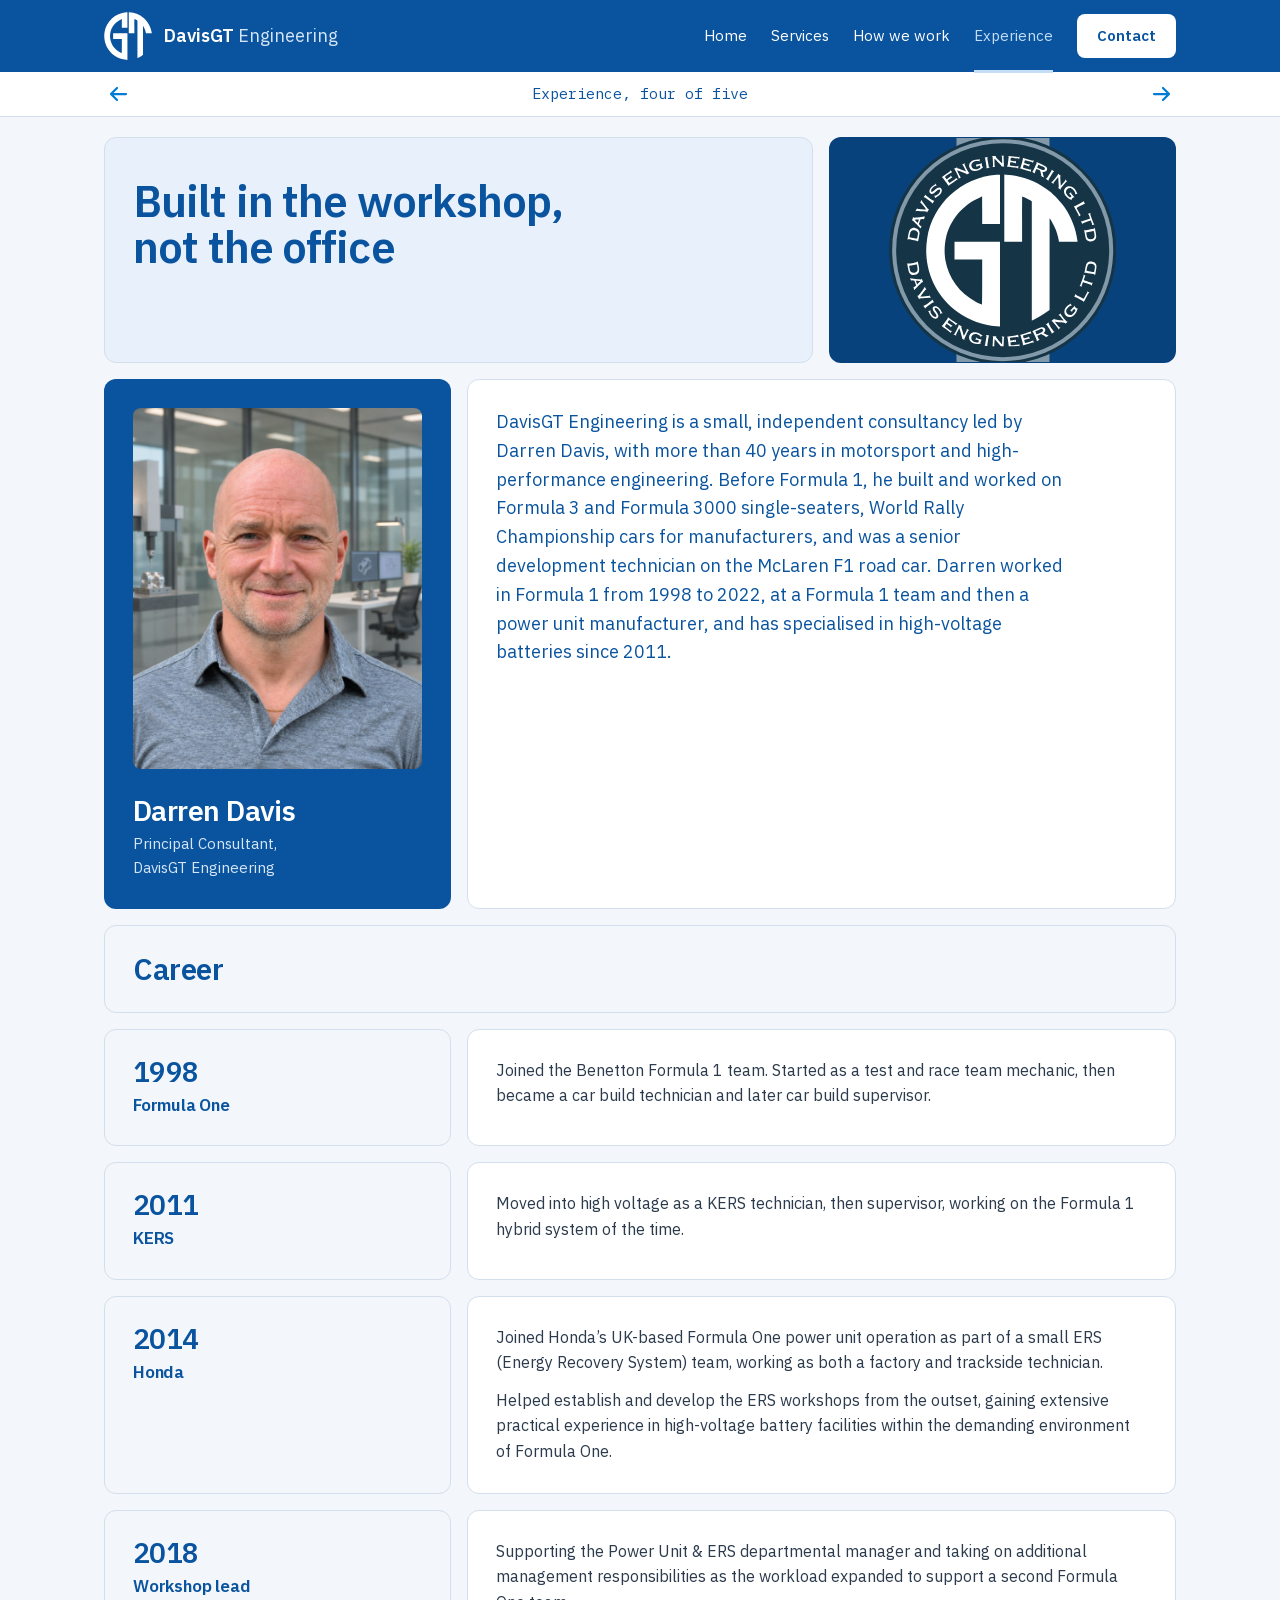
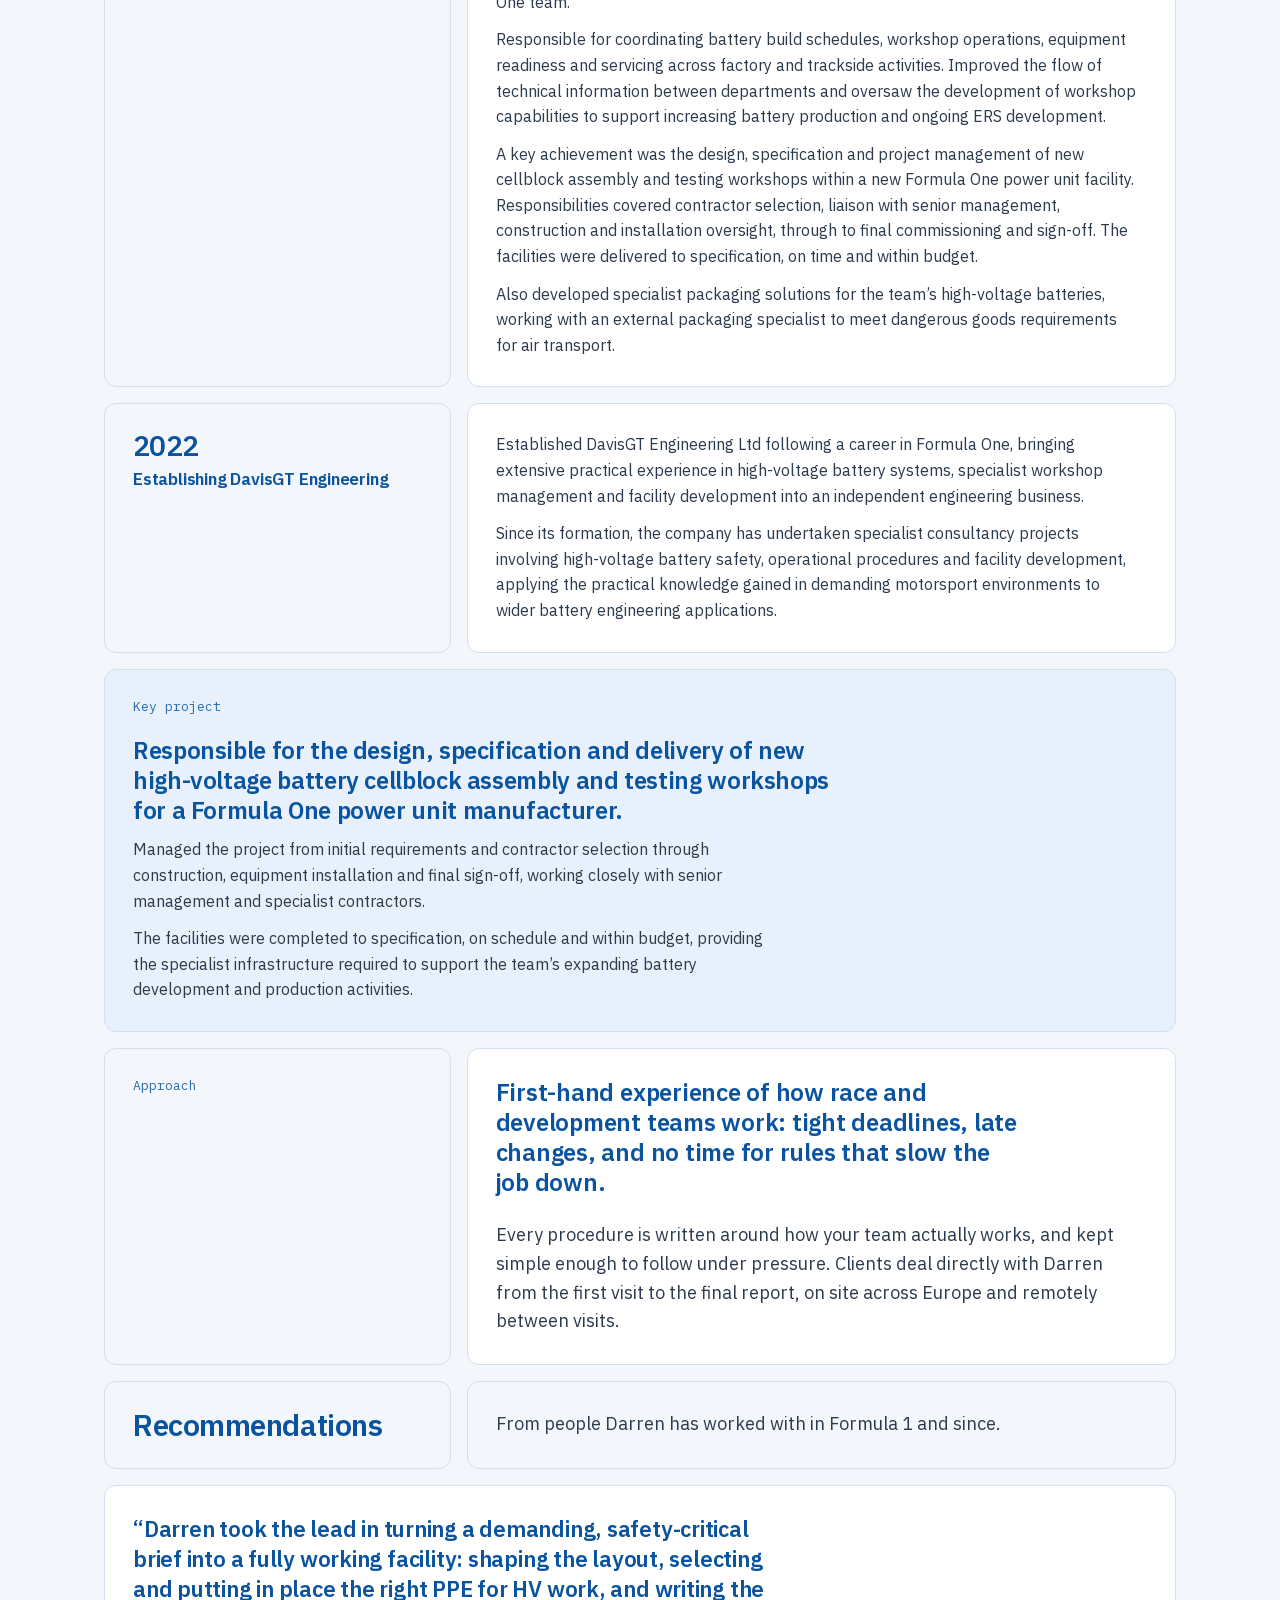
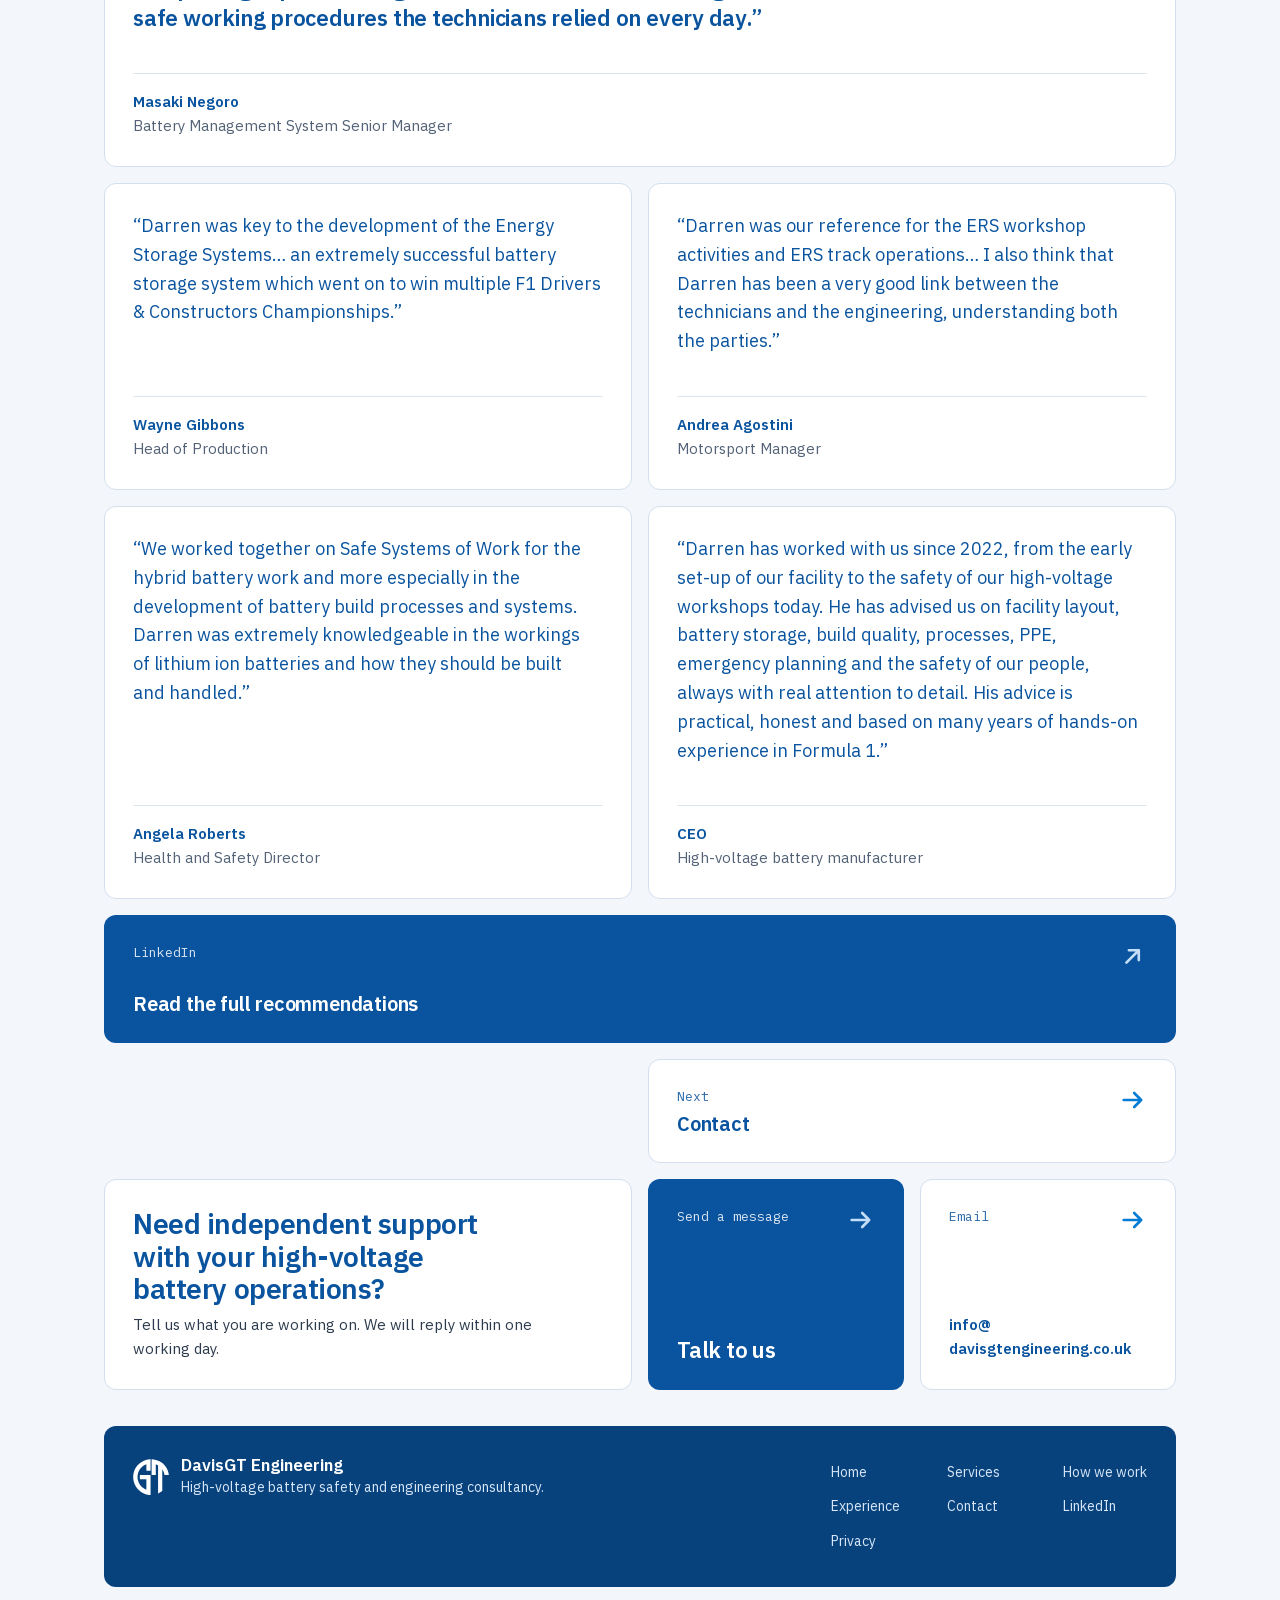
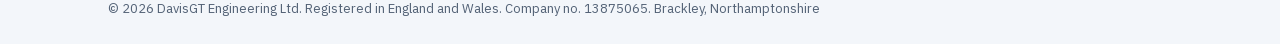
<file: experience/index.html>
<!DOCTYPE html><!--VbiXjrv2gWbFzsvOPZjqe--><html lang="en-GB" class="__variable_987bfa __variable_90b1ba"><head><meta charSet="utf-8"/><meta name="viewport" content="width=device-width, initial-scale=1, viewport-fit=cover"/><link rel="preload" href="/_next/static/media/26d4368bf94c0ec4-s.p.woff2" as="font" crossorigin="" type="font/woff2"/><link rel="preload" href="/_next/static/media/d3ebbfd689654d3a-s.p.woff2" as="font" crossorigin="" type="font/woff2"/><link rel="preload" as="image" href="/photos/darren-davis.jpg"/><link rel="stylesheet" href="/_next/static/css/79b086adcc98332b.css" data-precedence="next"/><link rel="preload" as="script" fetchPriority="low" href="/_next/static/chunks/webpack-4db83dc905a9ea92.js"/><script src="/_next/static/chunks/4bd1b696-c023c6e3521b1417.js" async=""></script><script src="/_next/static/chunks/255-2aa030c9ba2867e3.js" async=""></script><script src="/_next/static/chunks/main-app-eeaad996116c66fd.js" async=""></script><script src="/_next/static/chunks/619-ba102abea3e3d0e4.js" async=""></script><script src="/_next/static/chunks/app/layout-133e29e2ac0edc00.js" async=""></script><script src="/_next/static/chunks/app/experience/page-6ab5efe9fe1a4009.js" async=""></script><meta name="next-size-adjust" content=""/><meta name="theme-color" content="#0A549F"/><title>Experience | DavisGT Engineering</title><meta name="description" content="Darren Davis: more than 40 years in motorsport and high-performance engineering, Formula 1 from 1998 to 2022, and high-voltage batteries since 2011."/><link rel="canonical" href="https://davisgtengineering.co.uk/experience/"/><meta name="format-detection" content="telephone=no"/><meta property="og:title" content="Experience | DavisGT Engineering"/><meta property="og:description" content="Darren Davis: more than 40 years in motorsport and high-performance engineering, Formula 1 from 1998 to 2022, and high-voltage batteries since 2011."/><meta property="og:site_name" content="DavisGT Engineering"/><meta property="og:locale" content="en_GB"/><meta property="og:type" content="website"/><meta name="twitter:card" content="summary"/><meta name="twitter:title" content="Experience | DavisGT Engineering"/><meta name="twitter:description" content="Darren Davis: more than 40 years in motorsport and high-performance engineering, Formula 1 from 1998 to 2022, and high-voltage batteries since 2011."/><link rel="icon" href="/icon.svg?db9e47ce3513d9be" type="image/svg+xml" sizes="any"/><script src="/_next/static/chunks/polyfills-42372ed130431b0a.js" noModule=""></script></head><body><div hidden=""><!--$--><!--/$--></div><a href="#main" class="sr-only focus:not-sr-only focus:fixed focus:top-3 focus:left-3 focus:z-50 focus:bg-white focus:text-brand focus:px-4 focus:py-3">Skip to content</a><header class="sticky top-0 z-30 pt-[env(safe-area-inset-top)]"><div class="on-brand bg-brand text-white"><div class="wrap flex min-h-16 flex-wrap items-center justify-between gap-x-6 md:min-h-[4.5rem]"><a class="flex min-h-11 items-center gap-3 no-underline" aria-label="DavisGT Engineering, home" href="/"><svg viewBox="372 375 850 850" class="h-11 w-11 shrink-0 text-white md:h-12 md:w-12" aria-hidden="true"><g transform="translate(0 1600) scale(0.1 -0.1)" fill="currentColor"><path d="M7675 12199 c-1955 -147 -3564 -1628 -3859 -3554 -246 -1601 414 -3165 1733 -4109 606 -433 1392 -715 2116 -761 50 -3 116 -8 148 -11 l57 -5 0 2361 0 2360 -1265 0 -1265 0 0 -495 0 -495 770 0 770 0 0 -1250 c0 -1068 -2 -1250 -14 -1250 -24 0 -224 88 -350 153 -898 469 -1518 1321 -1685 2313 -65 391 -52 849 35 1244 219 982 928 1831 1862 2229 78 34 144 61 147 61 3 0 5 -344 5 -765 l0 -765 495 0 495 0 0 1375 0 1375 -42 -1 c-24 -1 -92 -6 -153 -10z M8110 10341 l0 -1871 495 0 495 0 0 1260 c0 693 2 1260 4 1260 27 0 413 -184 504 -240 l32 -20 0 -3315 c0 -1823 2 -3315 5 -3315 3 0 59 24 125 54 231 105 522 280 757 455 l103 76 0 2550 1 2550 20 -24 c71 -85 242 -408 314 -591 75 -193 148 -448 176 -622 l13 -78 516 0 517 0 -13 98 c-90 651 -336 1279 -721 1838 -189 274 -557 666 -823 878 -703 559 -1491 859 -2422 921 l-98 7 0 -1871z"></path></g></svg><span class="text-[1.0625rem] font-semibold md:text-[1.125rem]">DavisGT <span class="font-normal text-on-brand">Engineering</span></span></a><button type="button" class="inline-flex min-h-11 items-center rounded-lg border border-white/50 px-4 text-[15px] font-semibold transition-colors duration-150 hover:border-white md:hidden" aria-expanded="false" aria-controls="main-nav">Menu</button><nav id="main-nav" aria-label="Main" class="hidden w-full flex-col pb-3 md:flex md:w-auto md:flex-row md:items-center md:gap-6 md:pb-0"><a class="relative border-t border-white/15 py-3.5 text-[15px] no-underline transition-colors duration-150 hover:text-sky aria-[current=page]:text-sky md:border-0 md:py-2 md:aria-[current=page]:after:absolute md:aria-[current=page]:after:inset-x-0 md:aria-[current=page]:after:-bottom-[1.05rem] md:aria-[current=page]:after:h-[3px] md:aria-[current=page]:after:bg-sky" href="/">Home</a><a class="relative border-t border-white/15 py-3.5 text-[15px] no-underline transition-colors duration-150 hover:text-sky aria-[current=page]:text-sky md:border-0 md:py-2 md:aria-[current=page]:after:absolute md:aria-[current=page]:after:inset-x-0 md:aria-[current=page]:after:-bottom-[1.05rem] md:aria-[current=page]:after:h-[3px] md:aria-[current=page]:after:bg-sky" href="/services/">Services</a><a class="relative border-t border-white/15 py-3.5 text-[15px] no-underline transition-colors duration-150 hover:text-sky aria-[current=page]:text-sky md:border-0 md:py-2 md:aria-[current=page]:after:absolute md:aria-[current=page]:after:inset-x-0 md:aria-[current=page]:after:-bottom-[1.05rem] md:aria-[current=page]:after:h-[3px] md:aria-[current=page]:after:bg-sky" href="/how-we-work/">How we work</a><a aria-current="page" class="relative border-t border-white/15 py-3.5 text-[15px] no-underline transition-colors duration-150 hover:text-sky aria-[current=page]:text-sky md:border-0 md:py-2 md:aria-[current=page]:after:absolute md:aria-[current=page]:after:inset-x-0 md:aria-[current=page]:after:-bottom-[1.05rem] md:aria-[current=page]:after:h-[3px] md:aria-[current=page]:after:bg-sky" href="/experience/">Experience</a><a class="btn btn-light mt-3 min-h-11 md:mt-0" href="/contact/">Contact</a></nav></div></div><nav aria-label="Sheet" class="border-b border-line bg-white"><div class="wrap flex items-center justify-between gap-2 px-1! md:px-4!"><a aria-label="Back: How we work" title="How we work" class="grid h-11 w-11 shrink-0 place-items-center rounded-lg text-action transition-colors duration-150 hover:bg-tint hover:text-brand" href="/how-we-work/"><svg viewBox="0 0 24 24" class="h-6 w-6" aria-hidden="true" fill="none" stroke="currentColor" stroke-width="2.25" stroke-linecap="round" stroke-linejoin="round"><g transform="rotate(180 12 12)"><path d="M4 12h15M13 6l6 6-6 6"></path></g></svg></a><p class="min-w-0 truncate text-center font-mono text-[14px] text-brand md:text-[15px]" aria-live="polite">Experience, four of five</p><a aria-label="Forward: Contact" title="Contact" class="grid h-11 w-11 shrink-0 place-items-center rounded-lg text-action transition-colors duration-150 hover:bg-tint hover:text-brand" href="/contact/"><svg viewBox="0 0 24 24" class="h-6 w-6" aria-hidden="true" fill="none" stroke="currentColor" stroke-width="2.25" stroke-linecap="round" stroke-linejoin="round"><g><path d="M4 12h15M13 6l6 6-6 6"></path></g></svg></a></div></nav></header><main id="main" class="sheet"><section class="cells "><div class="cell bg-tint text-brand md:col-span-8 md:py-10!"><h1 class="max-w-[18em] text-[clamp(1.875rem,3.6vw,2.75rem)] leading-[1.05] font-semibold tracking-[-0.02em]"><span class="sr-only">Built in the workshop, not the office</span><span aria-hidden="true"><span class="word"><span style="--i:0">Built</span></span> <span class="word"><span style="--i:1">in</span></span> <span class="word"><span style="--i:2">the</span></span> <span class="word"><span style="--i:3">workshop,</span></span> <span class="word"><span style="--i:4">not</span></span> <span class="word"><span style="--i:5">the</span></span> <span class="word"><span style="--i:6">office</span></span></span></h1></div><div class="cell on-brand bg-brand-deep text-white md:col-span-4 hidden overflow-hidden p-0! md:block"><div class="relative h-full min-h-[14rem]"><div aria-hidden="true" class="absolute inset-y-0 left-1/2 flex w-[27%] -translate-x-1/2 justify-between"><span class="stripe-draw w-[47.8%] bg-steel"></span><span class="stripe-draw w-[47.8%] bg-steel"></span></div><div class="roundel-in absolute top-1/2 left-1/2 aspect-square w-[min(62%,18rem)] -translate-x-1/2 -translate-y-1/2 rounded-full bg-logo shadow-[0_0_0_4px_var(--color-steel),0_0_0_7px_var(--color-logo)]"><svg viewBox="265 265 1070 1070" class="absolute inset-[5%] h-[90%] w-[90%] text-white" role="img" aria-label="DavisGT Engineering Ltd"><g transform="translate(0 1600) scale(0.1 -0.1)" fill="currentColor"><path d="M8008 13263 c-66 -4 -88 -15 -48 -26 17 -4 20 -14 21 -69 1 -34 4 -123 8 -196 3 -72 3 -131 0 -130 -15 6 -369 358 -369 367 0 5 9 13 21 16 43 14 0 21 -108 17 -62 -2 -113 -8 -113 -13 0 -5 6 -9 14 -9 27 0 30 -22 42 -285 11 -256 11 -260 -9 -278 -29 -26 -19 -28 74 -18 58 6 77 11 62 16 -15 5 -24 18 -27 39 -10 63 -18 396 -9 396 4 0 98 -90 208 -200 157 -157 197 -202 187 -212 -21 -21 -14 -23 78 -20 84 3 114 13 71 25 -20 5 -21 17 -37 403 -7 149 -6 152 15 159 22 7 20 27 -2 23 -7 -1 -42 -3 -79 -5z M8336 13232 l21 -17 -31 -260 c-32 -265 -36 -285 -62 -285 -8 0 -14 -4 -14 -10 0 -5 7 -10 16 -10 20 0 518 -58 562 -65 23 -4 32 -11 32 -25 0 -11 5 -20 10 -20 6 0 10 6 10 13 0 6 5 41 10 77 10 70 7 83 -14 55 -12 -17 -21 -17 -230 8 -120 14 -220 27 -222 29 -2 3 1 44 8 92 l11 87 41 -5 c22 -3 85 -11 139 -17 91 -11 99 -14 108 -37 13 -34 16 -29 28 62 12 88 10 99 -16 68 -18 -21 -18 -21 -153 -4 -74 9 -135 22 -135 27 1 53 18 155 26 155 27 0 423 -51 430 -56 5 -3 9 -12 9 -20 0 -28 19 -13 24 19 14 92 16 127 8 127 -6 0 -12 -7 -16 -15 -7 -20 -24 -20 -317 15 -140 16 -265 30 -279 30 l-25 0 21 -18z M7098 13181 c-93 -17 -111 -25 -79 -36 23 -7 19 11 71 -299 39 -226 40 -239 24 -257 -21 -24 -17 -24 95 -4 96 17 104 21 67 34 -14 6 -26 13 -26 15 0 3 -20 121 -45 263 -45 258 -45 258 -25 275 30 25 14 26 -82 9z M9133 13123 c24 -27 25 -19 -51 -292 -59 -212 -71 -245 -93 -256 -29 -16 -59 -6 284 -101 228 -64 277 -81 277 -95 0 -37 20 -28 30 13 6 24 16 58 22 76 12 38 4 54 -15 28 -12 -16 -27 -13 -222 40 -116 32 -212 59 -214 61 -6 4 27 144 38 162 7 11 29 8 127 -19 142 -39 154 -44 154 -72 0 -38 18 -6 39 70 20 74 19 82 -8 57 -15 -12 -32 -10 -150 23 l-133 36 6 28 c3 16 13 53 21 82 l16 54 72 -20 c40 -11 134 -37 210 -59 76 -21 140 -39 143 -39 2 0 4 -9 4 -19 0 -47 19 -25 39 45 24 81 22 97 -7 71 -16 -15 -37 -10 -278 57 -334 94 -334 94 -311 69z M6735 13071 c-4 -7 -45 -11 -103 -11 -305 -1 -519 -187 -473 -411 61 -292 437 -320 736 -57 46 41 47 43 24 48 -37 9 -80 152 -54 180 26 28 13 26 -147 -22 -119 -36 -142 -40 -160 -29 -30 19 -31 10 -8 -68 21 -68 40 -93 40 -51 0 15 16 24 78 44 91 28 87 30 102 -35 14 -58 12 -61 -78 -105 -189 -91 -358 -46 -402 107 -48 168 93 309 309 309 87 0 111 -7 111 -33 0 -42 18 -1 29 67 12 66 10 89 -4 67z M9900 12902 c0 -4 5 -13 12 -20 9 -9 -16 -70 -102 -257 -101 -218 -116 -245 -137 -245 -43 0 -24 -17 67 -58 50 -22 90 -39 90 -37 0 2 -5 14 -10 27 -9 19 -3 40 35 121 25 54 49 97 54 95 4 -2 51 -23 104 -47 l95 -44 31 -131 c36 -150 36 -156 16 -156 -33 0 -11 -17 69 -52 93 -43 118 -48 93 -20 -13 14 -77 250 -77 283 0 5 27 6 59 3 125 -14 221 86 190 199 -20 76 -72 112 -335 235 -248 115 -254 118 -254 104z m313 -225 c114 -55 135 -68 146 -95 33 -79 -36 -143 -120 -111 -68 25 -298 134 -299 140 0 4 16 41 36 82 l35 75 34 -14 c19 -8 94 -42 168 -77z M5828 12801 c-71 -38 -83 -51 -45 -51 19 0 35 -26 110 -175 48 -96 85 -175 83 -175 -9 0 -489 179 -494 184 -3 3 3 15 13 26 28 31 4 24 -100 -27 -99 -49 -110 -59 -72 -65 36 -5 267 -469 249 -499 -21 -34 -8 -33 67 7 73 38 87 54 48 54 -19 0 -36 27 -115 186 -51 103 -92 188 -90 190 2 2 123 -41 268 -95 240 -89 265 -100 263 -119 -3 -28 -6 -29 90 20 77 39 80 42 53 47 -42 8 -279 467 -258 500 24 41 18 40 -70 -8z M10730 12483 c0 -5 5 -14 11 -20 8 -8 -29 -74 -133 -239 -126 -200 -148 -230 -173 -234 -27 -5 -24 -8 57 -57 83 -51 115 -66 90 -41 -22 22 -13 42 126 263 121 193 141 221 167 225 29 6 28 7 -44 54 -83 53 -101 62 -101 49z M5107 12437 c4 -20 -27 -45 -236 -197 -132 -96 -241 -179 -241 -183 0 -5 10 -7 22 -5 18 2 40 -22 125 -137 220 -300 218 -295 205 -316 -27 -43 16 -17 241 148 220 160 241 174 270 167 l31 -7 -25 34 c-14 19 -36 49 -49 67 -28 37 -43 42 -35 10 4 -20 -17 -39 -167 -148 -94 -69 -177 -125 -184 -125 -12 0 -104 118 -104 134 0 5 50 45 112 89 93 67 115 79 131 71 31 -17 28 -7 -19 59 -48 65 -64 77 -57 40 4 -24 7 -21 -179 -155 l-46 -34 -48 66 c-56 80 -71 58 146 215 131 94 159 110 183 106 32 -6 32 -7 -25 72 -42 56 -58 66 -51 29z M11100 12240 c16 -30 -321 -444 -357 -437 -42 8 -33 -3 85 -97 l24 -19 -6 30 c-6 27 5 44 126 191 72 89 133 160 135 158 5 -5 33 -443 33 -513 0 -49 -3 -63 -15 -63 -28 0 -15 -18 49 -69 73 -58 79 -60 70 -26 -5 20 3 37 41 83 26 31 102 124 169 205 101 124 125 148 143 144 36 -7 27 7 -39 61 -64 53 -77 58 -59 24 9 -17 -6 -40 -112 -170 -67 -83 -125 -151 -128 -152 -3 0 -11 89 -18 198 -6 108 -14 228 -18 266 l-6 68 34 -7 c42 -9 38 -4 -71 84 -79 64 -98 74 -80 41z M7675 12199 c-1955 -147 -3564 -1628 -3859 -3554 -246 -1601 414 -3165 1733 -4109 606 -433 1392 -715 2116 -761 50 -3 116 -8 148 -11 l57 -5 0 2361 0 2360 -1265 0 -1265 0 0 -495 0 -495 770 0 770 0 0 -1250 c0 -1068 -2 -1250 -14 -1250 -24 0 -224 88 -350 153 -898 469 -1518 1321 -1685 2313 -65 391 -52 849 35 1244 219 982 928 1831 1862 2229 78 34 144 61 147 61 3 0 5 -344 5 -765 l0 -765 495 0 495 0 0 1375 0 1375 -42 -1 c-24 -1 -92 -6 -153 -10z M8110 10341 l0 -1871 495 0 495 0 0 1260 c0 693 2 1260 4 1260 27 0 413 -184 504 -240 l32 -20 0 -3315 c0 -1823 2 -3315 5 -3315 3 0 59 24 125 54 231 105 522 280 757 455 l103 76 0 2550 1 2550 20 -24 c71 -85 242 -408 314 -591 75 -193 148 -448 176 -622 l13 -78 516 0 517 0 -13 98 c-90 651 -336 1279 -721 1838 -189 274 -557 666 -823 878 -703 559 -1491 859 -2422 921 l-98 7 0 -1871z M4280 11696 c0 -7 -35 -34 -78 -58 -249 -146 -340 -401 -172 -486 73 -37 135 -12 262 106 138 127 177 148 224 117 39 -25 31 -104 -17 -171 -71 -99 -217 -192 -260 -166 -30 19 -30 16 -4 -55 30 -78 33 -83 46 -61 5 9 35 31 66 48 242 135 353 346 251 475 -72 91 -185 65 -348 -81 -156 -140 -210 -151 -210 -42 0 92 224 301 275 258 25 -21 26 -7 3 63 -20 62 -38 87 -38 53z M11627 11556 c-179 -66 -244 -248 -156 -434 48 -100 166 -214 286 -275 106 -54 105 -54 98 -24 -9 35 103 132 140 123 36 -9 35 -7 -76 120 -92 107 -100 118 -93 147 l6 30 -26 -20 c-89 -71 -118 -107 -76 -96 16 4 30 -5 58 -37 69 -81 68 -77 31 -116 -18 -19 -40 -34 -48 -34 -46 1 -174 130 -212 215 -78 171 111 364 285 291 108 -45 255 -273 202 -312 -30 -21 -16 -22 66 -1 54 13 76 23 64 27 -11 4 -30 36 -48 80 -55 139 -143 242 -255 296 -67 33 -185 43 -246 20z M3672 11026 c-60 -85 -61 -89 -28 -80 40 10 449 -284 456 -327 5 -31 5 -31 56 42 71 104 69 100 37 93 -41 -8 -459 290 -456 324 4 37 -11 25 -65 -52z M3468 10730 c-43 -79 -47 -96 -19 -80 17 9 36 -12 171 -188 86 -112 146 -198 138 -199 -7 -1 -119 8 -248 20 -234 22 -234 22 -240 47 -5 22 -12 15 -53 -61 -47 -86 -58 -114 -35 -91 17 17 93 14 373 -11 234 -21 240 -23 243 -44 5 -38 15 -27 70 77 l53 100 -28 -5 c-26 -5 -38 8 -198 221 -114 151 -171 235 -173 255 -5 42 -13 36 -54 -41z M12500 10728 c0 -24 -21 -38 -231 -152 -233 -127 -255 -136 -277 -114 -27 27 -5 -17 129 -265 123 -226 140 -263 130 -280 -20 -30 -9 -29 62 9 76 40 90 55 51 52 -15 -2 -29 2 -31 7 -2 6 -48 91 -103 190 -54 99 -97 183 -94 186 2 4 97 57 211 119 179 98 209 111 226 101 33 -21 30 -4 -13 76 -50 94 -60 106 -60 71z M12828 10047 c-69 -27 -76 -33 -46 -40 19 -5 30 -26 62 -117 21 -61 37 -112 35 -114 -2 -2 -105 -39 -229 -83 -206 -74 -227 -79 -243 -65 -29 25 -28 10 5 -78 33 -92 48 -117 48 -82 0 12 9 26 20 32 28 15 441 162 445 158 1 -2 19 -50 40 -107 31 -87 35 -108 25 -124 -18 -30 -5 -31 62 -7 77 28 86 36 56 43 -20 5 -30 24 -60 109 -21 57 -66 183 -101 281 -56 152 -63 180 -51 192 32 32 11 32 -68 2z M3665 9875 c-12 -7 -127 -21 -285 -34 -146 -12 -275 -24 -288 -27 -17 -3 -25 2 -33 23 -10 27 -13 23 -50 -77 -41 -112 -46 -131 -27 -112 7 7 20 12 29 12 19 0 429 -416 429 -436 0 -33 17 -8 41 60 27 76 27 95 2 74 -11 -9 -25 0 -69 43 -29 29 -54 57 -54 62 0 5 21 67 46 137 l46 128 37 6 c70 11 131 7 131 -9 0 -36 17 -9 45 70 31 90 31 100 0 80z m-305 -163 c0 -10 -60 -175 -66 -181 -5 -6 -174 160 -174 171 0 7 58 12 183 16 31 1 57 -2 57 -6z M2982 9231 c-127 -44 -167 -119 -221 -415 -40 -218 -43 -246 -18 -212 12 16 27 15 262 -28 266 -49 295 -57 295 -81 0 -8 3 -15 8 -15 12 0 86 419 86 485 -1 141 -90 242 -242 274 -72 15 -108 13 -170 -8z m178 -127 c66 -19 123 -72 140 -130 10 -34 8 -59 -14 -179 -14 -76 -27 -139 -29 -141 -3 -2 -419 75 -423 78 -3 4 42 240 51 269 10 31 66 90 100 105 41 18 111 17 175 -2z M13127 9231 c-5 -22 -7 -22 -325 -81 -204 -38 -207 -38 -224 -19 -28 33 -27 11 8 -176 55 -300 63 -324 123 -388 131 -141 413 -92 491 86 36 81 35 124 -9 362 -23 120 -41 223 -41 227 0 16 -18 7 -23 -11z m-9 -291 c40 -223 -4 -296 -193 -326 -92 -14 -184 41 -209 124 -20 70 -50 251 -42 259 8 8 384 82 406 79 10 -1 21 -38 38 -136z M3278 7368 c-5 -36 -530 -133 -552 -102 -8 10 -16 17 -19 14 -8 -8 79 -451 96 -491 20 -50 82 -116 131 -142 62 -33 200 -31 276 4 155 72 194 196 143 449 -12 58 -29 147 -38 198 -17 89 -30 116 -37 70z m-9 -288 c33 -188 16 -250 -83 -299 -121 -60 -260 -32 -304 61 -19 39 -70 284 -61 292 7 6 362 74 394 75 l30 1 24 -130z M12827 7366 c-128 -48 -160 -106 -217 -407 -47 -250 -46 -248 -22 -226 25 23 20 23 293 -28 132 -25 244 -45 249 -45 5 0 13 -12 18 -27 13 -37 13 -35 56 202 54 295 46 376 -45 462 -74 70 -238 104 -332 69z m197 -132 c121 -41 147 -113 111 -305 -14 -73 -27 -134 -29 -136 -5 -6 -409 68 -418 76 -14 13 42 265 68 304 50 76 154 100 268 61z M12514 6621 c17 -18 13 -31 -79 -287 -111 -309 -108 -302 -137 -306 -16 -2 0 -12 52 -31 89 -32 99 -33 76 -8 -17 19 -16 24 20 126 20 59 42 109 48 111 6 2 110 -32 231 -76 120 -44 220 -80 222 -80 2 0 3 -11 3 -25 0 -14 3 -25 8 -25 10 0 74 182 66 189 -4 3 -9 0 -11 -6 -3 -7 -13 -13 -22 -13 -14 0 -291 96 -438 151 l-22 8 36 103 c42 118 48 128 76 128 31 0 10 14 -59 38 -77 28 -93 28 -70 3z M2870 6452 c0 -6 12 -43 26 -81 25 -67 44 -91 44 -55 0 15 9 16 77 10 42 -4 80 -9 83 -11 4 -3 29 -63 55 -136 l48 -131 -54 -54 c-43 -43 -59 -54 -76 -49 -28 7 -28 12 2 -71 14 -38 28 -75 31 -83 3 -11 10 -6 23 15 24 38 414 424 428 424 7 0 15 -4 18 -10 22 -36 20 2 -4 68 -55 146 -52 140 -62 115 -10 -28 9 -28 -330 5 -179 18 -283 33 -293 41 -10 8 -16 9 -16 3z m493 -158 c43 -4 77 -9 75 -13 -5 -11 -178 -174 -178 -168 0 3 -16 49 -35 102 l-35 97 48 -6 c26 -3 82 -8 125 -12z M3673 5948 c1 -15 -57 -99 -173 -248 -189 -245 -188 -244 -207 -228 -30 25 -22 -6 27 -96 53 -99 66 -112 72 -74 3 23 8 23 292 45 261 19 292 20 313 6 32 -21 29 -10 -14 74 -38 74 -53 88 -53 54 0 -16 -10 -20 -57 -25 -128 -14 -436 -37 -440 -33 -2 3 257 344 294 387 2 2 12 -1 23 -8 34 -21 29 1 -19 85 -48 86 -60 98 -58 61z M12718 5708 c7 -7 12 -18 12 -26 0 -19 -193 -373 -206 -379 -6 -2 -104 47 -217 109 -174 95 -207 117 -207 136 0 40 -16 24 -62 -63 -40 -74 -45 -108 -12 -75 11 11 469 -230 486 -254 4 -6 5 -19 2 -28 -19 -61 29 15 155 248 120 223 146 265 162 261 45 -12 23 14 -40 47 -71 37 -94 45 -73 24z M4083 5238 c3 -36 -415 -331 -457 -322 -29 6 -29 6 26 -72 61 -86 74 -97 73 -59 0 36 427 340 457 324 33 -18 29 -7 -28 74 -56 79 -76 94 -71 55z M11788 5032 c-3 -11 -32 -34 -66 -52 -174 -92 -282 -264 -269 -426 17 -216 230 -334 429 -236 127 62 225 186 285 360 34 97 36 115 8 92 -12 -10 -23 -6 -61 26 -26 22 -56 46 -67 55 -15 12 -18 23 -13 43 11 43 -4 30 -109 -95 -90 -107 -103 -118 -127 -114 -39 6 -34 -4 26 -55 63 -52 83 -62 67 -32 -9 18 -4 29 42 81 28 34 57 61 62 61 18 -1 75 -59 75 -77 0 -54 -124 -204 -198 -242 -150 -76 -346 64 -316 227 25 135 232 320 292 260 17 -17 15 -10 -14 63 -30 75 -39 87 -46 61z M4192 4870 c-105 -64 -90 -167 52 -350 75 -96 100 -149 86 -184 -14 -37 -55 -51 -104 -36 -104 31 -265 277 -214 328 20 20 4 22 -57 6 -78 -21 -97 -32 -69 -40 13 -3 27 -22 37 -52 91 -246 318 -408 447 -319 113 76 101 166 -51 377 -78 110 -94 143 -79 170 35 66 148 17 233 -102 61 -85 84 -144 68 -170 -17 -28 -13 -29 59 -11 68 16 99 33 64 33 -16 0 -27 15 -47 68 -48 119 -171 257 -260 291 -47 18 -128 13 -165 -9z M11183 4437 c-62 -52 -62 -52 -33 -55 25 -3 51 -28 150 -149 66 -80 119 -147 117 -149 -3 -3 -414 48 -495 61 -29 5 -31 8 -21 26 21 41 -2 31 -83 -36 -89 -73 -103 -89 -66 -80 21 5 38 -12 148 -146 233 -284 221 -268 210 -290 -18 -32 6 -23 70 29 66 53 72 64 33 57 -26 -5 -39 8 -160 157 -73 90 -127 164 -120 165 7 2 136 -14 287 -35 240 -33 275 -40 274 -55 -3 -28 14 -20 82 37 63 55 64 55 34 58 -45 5 -363 390 -356 431 7 37 1 34 -71 -26z M4970 4265 c17 -21 15 -25 -136 -232 -164 -226 -172 -235 -196 -227 -49 15 2 -28 221 -187 204 -148 240 -178 243 -202 3 -26 6 -24 51 39 46 63 56 92 22 64 -17 -14 -13 -17 -243 150 -72 52 -131 98 -131 103 -1 4 22 38 49 77 l51 69 114 -82 c98 -70 114 -85 110 -104 -9 -40 12 -25 59 39 47 66 50 76 18 59 -17 -9 -36 1 -131 70 -61 44 -111 84 -111 89 0 12 82 129 91 129 3 1 84 -57 180 -127 135 -100 174 -134 173 -150 -1 -34 11 -27 60 40 48 65 52 77 16 58 -18 -10 -35 0 -148 83 -262 193 -352 257 -363 257 -8 0 -8 -4 1 -15z M10503 3927 c-79 -50 -104 -75 -64 -64 28 7 28 7 175 -227 122 -194 136 -222 130 -249 -6 -31 -6 -31 17 -15 13 8 52 33 87 54 64 40 79 59 39 49 -34 -9 -312 430 -302 476 4 16 5 29 3 28 -2 0 -40 -24 -85 -52z M5564 3841 c16 -18 12 -30 -103 -260 -67 -133 -127 -242 -134 -242 -6 -1 -18 -1 -24 0 -32 4 -7 -18 59 -52 72 -38 92 -41 68 -11 -12 13 -1 42 80 205 52 104 97 189 100 189 6 0 160 -529 160 -549 0 -6 -7 -11 -15 -11 -32 0 -12 -17 61 -53 80 -40 93 -41 74 -10 -10 16 5 53 105 253 134 268 118 243 148 246 12 1 24 3 27 4 7 1 -143 79 -154 80 -5 0 -1 -9 8 -19 16 -18 13 -27 -73 -197 -54 -109 -91 -173 -95 -164 -3 8 -35 116 -71 240 -36 124 -68 233 -71 242 -4 13 3 17 28 20 31 3 26 7 -69 56 -110 56 -137 64 -109 33z M10169 3719 c-33 -7 -373 -159 -472 -211 -40 -21 -41 -22 -18 -28 39 -9 258 -485 236 -510 -29 -32 -4 -28 86 13 91 42 108 57 64 57 -22 0 -31 12 -70 96 -25 54 -45 100 -45 103 0 3 46 27 102 52 l103 47 128 -65 c112 -56 127 -66 122 -84 -6 -19 -5 -19 27 -6 92 40 148 69 148 77 0 5 -6 7 -14 4 -13 -5 -276 120 -276 131 0 3 16 20 36 37 148 130 37 333 -157 287z m72 -118 c68 -68 28 -116 -175 -211 -82 -38 -152 -67 -155 -65 -9 5 -75 155 -70 158 29 22 322 146 342 147 18 0 39 -10 58 -29z M9555 3478 c-9 -20 -49 -34 -297 -103 -261 -73 -324 -95 -269 -95 27 0 22 13 101 -270 67 -239 70 -254 54 -271 -10 -11 -15 -21 -13 -23 2 -3 130 31 284 74 313 89 303 87 321 63 19 -25 18 -4 -3 80 -18 69 -29 84 -35 45 -3 -20 -25 -28 -208 -80 -113 -31 -210 -57 -216 -58 -10 0 -62 167 -53 173 2 2 63 20 134 39 118 32 132 34 148 20 27 -24 28 -12 5 66 -23 78 -28 84 -43 50 -8 -16 -36 -28 -130 -54 -151 -42 -141 -43 -159 19 -33 115 -55 96 177 160 230 64 225 63 243 40 20 -26 18 2 -3 83 -19 70 -23 75 -38 42z M6351 3420 c-175 -63 -251 -246 -170 -408 75 -151 257 -231 502 -219 127 6 141 9 111 31 -18 14 -18 16 7 93 20 63 29 79 47 81 43 6 21 21 -80 52 -186 56 -202 63 -209 90 -7 29 -11 24 -38 -68 -19 -60 -17 -74 6 -51 10 10 146 -23 165 -40 4 -4 0 -29 -10 -56 l-18 -50 -65 2 c-193 8 -326 111 -323 253 4 224 271 290 477 119 34 -28 38 -36 33 -63 -6 -30 -4 -29 54 29 64 63 72 76 41 68 -11 -3 -38 10 -72 36 -150 113 -319 151 -458 101z M8860 3296 c0 -24 -4 -24 -311 -61 -161 -19 -295 -37 -297 -40 -3 -2 6 -9 19 -13 23 -9 25 -17 56 -273 l32 -264 -21 -22 c-26 -28 -55 -29 293 12 l294 35 18 -22 c18 -23 18 -22 12 47 -9 102 -14 115 -30 84 -13 -23 -24 -25 -227 -50 -117 -14 -216 -23 -220 -20 -11 10 -26 165 -16 172 5 3 68 12 140 19 124 13 131 13 144 -5 8 -10 16 -16 19 -13 8 8 -16 158 -26 158 -5 0 -9 -6 -9 -14 0 -8 -4 -17 -9 -20 -7 -5 -239 -36 -267 -36 -8 0 -15 25 -19 68 -4 37 -7 74 -8 82 -2 12 39 20 213 41 209 25 215 26 232 8 9 -11 19 -19 23 -19 6 0 0 72 -11 133 -6 28 -24 38 -24 13z M7096 3282 c-3 -2 3 -12 14 -21 19 -16 18 -21 -25 -271 -25 -140 -45 -258 -45 -263 0 -4 -12 -12 -27 -18 -36 -14 -20 -21 90 -38 82 -13 103 -10 72 13 -17 12 -16 23 25 262 47 275 52 294 76 294 10 0 14 3 10 8 -9 9 -184 41 -190 34z M7450 3210 c0 -5 6 -10 14 -10 8 0 16 -6 18 -12 3 -10 -15 -453 -21 -535 -1 -6 -11 -15 -23 -19 l-23 -8 25 -7 c36 -10 150 -11 150 0 0 5 -9 11 -20 14 -21 5 -21 76 -1 350 l6 89 189 -223 c166 -195 187 -223 173 -234 -27 -20 -9 -25 87 -25 90 0 91 1 67 19 l-24 18 12 264 c11 249 13 265 32 280 21 15 19 16 -32 22 -75 9 -119 9 -119 -2 0 -5 10 -11 21 -14 21 -6 21 -9 15 -134 -3 -70 -7 -158 -8 -195 0 -38 -4 -68 -8 -68 -14 0 -341 390 -335 400 3 5 13 10 21 10 41 0 5 18 -47 24 -91 9 -169 7 -169 -4z"></path></g></svg></div></div></div></section><div class="cells "><div class="cell on-brand bg-brand text-white md:col-span-5 lg:col-span-4 flex flex-col justify-between gap-6"><img src="/photos/darren-davis.jpg" alt="Darren Davis" width="680" height="849" class="aspect-[4/5] w-full max-w-[18rem] rounded-lg object-cover md:max-w-none"/><div><p class="text-[1.75rem] leading-tight font-semibold tracking-[-0.02em]">Darren Davis</p><p class="mt-1 text-[15px] text-on-brand">Principal Consultant, <!-- -->DavisGT Engineering</p></div></div><div class="cell bg-white text-brand md:col-span-7 lg:col-span-8 "><p class="max-w-[32em] text-[1.0625rem] leading-[1.6] md:text-[1.125rem]">DavisGT Engineering is a small, independent consultancy led by Darren Davis, with more than 40 years in motorsport and high-performance engineering. Before Formula 1, he built and worked on Formula 3 and Formula 3000 single-seaters, World Rally Championship cars for manufacturers, and was a senior development technician on the McLaren F1 road car. Darren worked in Formula 1 from 1998 to 2022, at a Formula 1 team and then a power unit manufacturer, and has specialised in high-voltage batteries since 2011.</p></div></div><section class="cells " aria-labelledby="career"><div class="cell bg-paper text-brand md:col-span-12 "><h2 id="career" class="text-[clamp(1.5rem,2.4vw,1.875rem)] leading-none tracking-[-0.015em]">Career</h2></div></section><ol><li class="cells "><div class="cell bg-paper text-brand md:col-span-5 lg:col-span-4 "><p class="figures text-[clamp(1.375rem,2.2vw,1.75rem)] leading-none font-semibold tracking-[-0.02em] text-brand">1998</p><h3 class="mt-2 text-[1.0625rem] leading-snug font-semibold">Formula One</h3></div><div class="cell bg-white text-brand md:col-span-7 lg:col-span-8 "><div class="flex max-w-[40em] flex-col gap-3 text-[1rem] text-body"><p>Joined the Benetton Formula 1 team. Started as a test and race team mechanic, then became a car build technician and later car build supervisor.</p></div></div></li><li class="cells "><div class="cell bg-paper text-brand md:col-span-5 lg:col-span-4 "><p class="figures text-[clamp(1.375rem,2.2vw,1.75rem)] leading-none font-semibold tracking-[-0.02em] text-brand">2011</p><h3 class="mt-2 text-[1.0625rem] leading-snug font-semibold">KERS</h3></div><div class="cell bg-white text-brand md:col-span-7 lg:col-span-8 "><div class="flex max-w-[40em] flex-col gap-3 text-[1rem] text-body"><p>Moved into high voltage as a KERS technician, then supervisor, working on the Formula 1 hybrid system of the time.</p></div></div></li><li class="cells "><div class="cell bg-paper text-brand md:col-span-5 lg:col-span-4 "><p class="figures text-[clamp(1.375rem,2.2vw,1.75rem)] leading-none font-semibold tracking-[-0.02em] text-brand">2014</p><h3 class="mt-2 text-[1.0625rem] leading-snug font-semibold">Honda</h3></div><div class="cell bg-white text-brand md:col-span-7 lg:col-span-8 "><div class="flex max-w-[40em] flex-col gap-3 text-[1rem] text-body"><p>Joined Honda’s UK-based Formula One power unit operation as part of a small ERS (Energy Recovery System) team, working as both a factory and trackside technician.</p><p>Helped establish and develop the ERS workshops from the outset, gaining extensive practical experience in high-voltage battery facilities within the demanding environment of Formula One.</p></div></div></li><li class="cells "><div class="cell bg-paper text-brand md:col-span-5 lg:col-span-4 "><p class="figures text-[clamp(1.375rem,2.2vw,1.75rem)] leading-none font-semibold tracking-[-0.02em] text-brand">2018</p><h3 class="mt-2 text-[1.0625rem] leading-snug font-semibold">Workshop lead</h3></div><div class="cell bg-white text-brand md:col-span-7 lg:col-span-8 "><div class="flex max-w-[40em] flex-col gap-3 text-[1rem] text-body"><p>Supporting the Power Unit &amp; ERS departmental manager and taking on additional management responsibilities as the workload expanded to support a second Formula One team.</p><p>Responsible for coordinating battery build schedules, workshop operations, equipment readiness and servicing across factory and trackside activities. Improved the flow of technical information between departments and oversaw the development of workshop capabilities to support increasing battery production and ongoing ERS development.</p><p>A key achievement was the design, specification and project management of new cellblock assembly and testing workshops within a new Formula One power unit facility. Responsibilities covered contractor selection, liaison with senior management, construction and installation oversight, through to final commissioning and sign-off. The facilities were delivered to specification, on time and within budget.</p><p>Also developed specialist packaging solutions for the team’s high-voltage batteries, working with an external packaging specialist to meet dangerous goods requirements for air transport.</p></div></div></li><li class="cells "><div class="cell bg-paper text-brand md:col-span-5 lg:col-span-4 "><p class="figures text-[clamp(1.375rem,2.2vw,1.75rem)] leading-none font-semibold tracking-[-0.02em] text-brand">2022</p><h3 class="mt-2 text-[1.0625rem] leading-snug font-semibold">Establishing DavisGT Engineering</h3></div><div class="cell bg-white text-brand md:col-span-7 lg:col-span-8 "><div class="flex max-w-[40em] flex-col gap-3 text-[1rem] text-body"><p>Established DavisGT Engineering Ltd following a career in Formula One, bringing extensive practical experience in high-voltage battery systems, specialist workshop management and facility development into an independent engineering business.</p><p>Since its formation, the company has undertaken specialist consultancy projects involving high-voltage battery safety, operational procedures and facility development, applying the practical knowledge gained in demanding motorsport environments to wider battery engineering applications.</p></div></div></li></ol><section class="cells " aria-label="Key project"><div class="cell bg-tint text-brand md:col-span-12 flex flex-col gap-5"><p class="font-mono text-[13px] leading-snug opacity-85 text-brand">Key project</p><div><p class="max-w-[30em] text-[clamp(1.25rem,2.2vw,1.5rem)] leading-[1.25] font-semibold tracking-[-0.015em]">Responsible for the design, specification and delivery of new high-voltage battery cellblock assembly and testing workshops for a Formula One power unit manufacturer.</p><p class="mt-3 max-w-[40em] text-[1rem] text-body">Managed the project from initial requirements and contractor selection through construction, equipment installation and final sign-off, working closely with senior management and specialist contractors.</p><p class="mt-3 max-w-[40em] text-[1rem] text-body">The facilities were completed to specification, on schedule and within budget, providing the specialist infrastructure required to support the team’s expanding battery development and production activities.</p></div></div></section><div class="cells "><div class="cell bg-paper text-brand md:col-span-5 lg:col-span-4 "><p class="font-mono text-[13px] leading-snug opacity-85 ">Approach</p></div><div class="cell bg-white text-brand md:col-span-7 lg:col-span-8 "><p class="max-w-[22em] text-[clamp(1.25rem,2vw,1.5rem)] leading-[1.25] font-semibold tracking-[-0.01em]">First-hand experience of how race and development teams work: tight deadlines, late changes, and no time for rules that slow the job down.</p><p class="mt-6 max-w-[38em] text-[1.125rem] text-body">Every procedure is written around how your team actually works, and kept simple enough to follow under pressure. Clients deal directly with Darren from the first visit to the final report, on site across Europe and remotely between visits.</p></div></div><section aria-labelledby="quotes"><div class="cells "><div class="cell bg-paper text-brand md:col-span-5 lg:col-span-4 "><h2 id="quotes" class="text-[clamp(1.5rem,2.4vw,1.875rem)] leading-none tracking-[-0.015em]">Recommendations</h2></div><div class="cell bg-paper text-brand md:col-span-7 lg:col-span-8 "><p class="max-w-[34em] text-[1.125rem] text-body">From people Darren has worked with in Formula 1 and since.</p></div></div><div class="cells "><figure class="cell bg-white text-brand md:col-span-12 m-0 flex flex-col justify-between gap-10"><blockquote class="max-w-[30em] text-[clamp(1.125rem,1.8vw,1.375rem)] leading-[1.35] font-semibold tracking-[-0.01em]">“<!-- -->Darren took the lead in turning a demanding, safety-critical brief into a fully working facility: shaping the layout, selecting and putting in place the right PPE for HV work, and writing the safe working procedures the technicians relied on every day.<!-- -->”</blockquote><figcaption class="flex flex-wrap items-end justify-between gap-3 border-t border-rule pt-4 text-[15px]"><span><b class="block font-semibold">Masaki Negoro</b><span class="text-muted">Battery Management System Senior Manager</span></span></figcaption></figure><figure class="cell bg-white text-brand md:col-span-6 m-0 flex flex-col justify-between gap-10"><blockquote class="max-w-[34em] text-[1.125rem] leading-[1.6]">“<!-- -->Darren was key to the development of the Energy Storage Systems… an extremely successful battery storage system which went on to win multiple F1 Drivers &amp; Constructors Championships.<!-- -->”</blockquote><figcaption class="flex flex-wrap items-end justify-between gap-3 border-t border-rule pt-4 text-[15px]"><span><b class="block font-semibold">Wayne Gibbons</b><span class="text-muted">Head of Production</span></span></figcaption></figure><figure class="cell bg-white text-brand md:col-span-6 m-0 flex flex-col justify-between gap-10"><blockquote class="max-w-[34em] text-[1.125rem] leading-[1.6]">“<!-- -->Darren was our reference for the ERS workshop activities and ERS track operations… I also think that Darren has been a very good link between the technicians and the engineering, understanding both the parties.<!-- -->”</blockquote><figcaption class="flex flex-wrap items-end justify-between gap-3 border-t border-rule pt-4 text-[15px]"><span><b class="block font-semibold">Andrea Agostini</b><span class="text-muted">Motorsport Manager</span></span></figcaption></figure><figure class="cell bg-white text-brand md:col-span-6 m-0 flex flex-col justify-between gap-10"><blockquote class="max-w-[34em] text-[1.125rem] leading-[1.6]">“<!-- -->We worked together on Safe Systems of Work for the hybrid battery work and more especially in the development of battery build processes and systems. Darren was extremely knowledgeable in the workings of lithium ion batteries and how they should be built and handled.<!-- -->”</blockquote><figcaption class="flex flex-wrap items-end justify-between gap-3 border-t border-rule pt-4 text-[15px]"><span><b class="block font-semibold">Angela Roberts</b><span class="text-muted">Health and Safety Director</span></span></figcaption></figure><figure class="cell bg-white text-brand md:col-span-6 m-0 flex flex-col justify-between gap-10"><blockquote class="max-w-[34em] text-[1.125rem] leading-[1.6]">“<!-- -->Darren has worked with us since 2022, from the early set-up of our facility to the safety of our high-voltage workshops today. He has advised us on facility layout, battery storage, build quality, processes, PPE, emergency planning and the safety of our people, always with real attention to detail. His advice is practical, honest and based on many years of hands-on experience in Formula 1.<!-- -->”</blockquote><figcaption class="flex flex-wrap items-end justify-between gap-3 border-t border-rule pt-4 text-[15px]"><span><b class="block font-semibold">CEO</b><span class="text-muted">High-voltage battery manufacturer</span></span></figcaption></figure><a href="https://www.linkedin.com/in/darren-davis-33a28642/details/recommendations/" target="_blank" rel="noopener noreferrer" class="cell cell-link group flex flex-col on-brand bg-brand text-white hover:text-white focus-visible:text-white md:col-span-12 min-h-32 justify-between"><span class="flex items-start justify-between gap-4 font-mono text-[13px] leading-snug"><span class="muted-on-hover opacity-85">LinkedIn</span><span class="arrow -mt-0.5"><svg viewBox="0 0 24 24" class="h-7 w-7" aria-hidden="true" fill="none" stroke="currentColor" stroke-width="2.25" stroke-linecap="round" stroke-linejoin="round"><g transform="rotate(-45 12 12)"><path d="M4 12h15M13 6l6 6-6 6"></path></g></svg></span></span><span class="text-[1.25rem] leading-none font-semibold tracking-[-0.01em]">Read the full recommendations</span></a></div></section><div class="cells "><a class="cell cell-link group flex flex-col bg-white text-brand hover:text-white focus-visible:text-white md:col-span-6 md:col-start-7 min-h-24 justify-between" href="/contact/"><span class="flex items-start justify-between gap-4 font-mono text-[13px] leading-snug"><span class="muted-on-hover opacity-85">Next</span><span class="arrow -mt-0.5"><svg viewBox="0 0 24 24" class="h-7 w-7" aria-hidden="true" fill="none" stroke="currentColor" stroke-width="2.25" stroke-linecap="round" stroke-linejoin="round"><g><path d="M4 12h15M13 6l6 6-6 6"></path></g></svg></span></span><span class="text-[1.25rem] leading-none font-semibold tracking-[-0.01em]">Contact</span></a></div><section class="cells " aria-label="Contact"><div class="cell bg-white text-brand md:col-span-12 lg:col-span-6 flex flex-col justify-center"><h2 class="max-w-[18em] text-[clamp(1.375rem,2.2vw,1.75rem)] leading-[1.15] tracking-[-0.015em]">Need independent support with your high-voltage battery operations?</h2><p class="mt-2 max-w-[34em] text-[15px] text-body">Tell us what you are working on. We will reply within one working day.</p></div><a class="cell cell-link group flex flex-col on-brand bg-brand text-white hover:text-white focus-visible:text-white md:col-span-6 lg:col-span-3 min-h-32 justify-between" href="/contact/"><span class="flex items-start justify-between gap-4 font-mono text-[13px] leading-snug"><span class="muted-on-hover opacity-85">Send a message</span><span class="arrow -mt-0.5"><svg viewBox="0 0 24 24" class="h-7 w-7" aria-hidden="true" fill="none" stroke="currentColor" stroke-width="2.25" stroke-linecap="round" stroke-linejoin="round"><g><path d="M4 12h15M13 6l6 6-6 6"></path></g></svg></span></span><span class="text-[1.375rem] leading-none font-semibold tracking-[-0.01em]">Talk to us</span></a><a href="mailto:info@davisgtengineering.co.uk" class="cell cell-link group flex flex-col bg-white text-brand hover:text-white focus-visible:text-white md:col-span-6 lg:col-span-3 min-h-32 justify-between"><span class="flex items-start justify-between gap-4 font-mono text-[13px] leading-snug"><span class="muted-on-hover opacity-85">Email</span><span class="arrow -mt-0.5"><svg viewBox="0 0 24 24" class="h-7 w-7" aria-hidden="true" fill="none" stroke="currentColor" stroke-width="2.25" stroke-linecap="round" stroke-linejoin="round"><g><path d="M4 12h15M13 6l6 6-6 6"></path></g></svg></span></span><span class="text-[15px] font-semibold">info<!-- -->@<wbr/>davisgtengineering.co.uk</span></a></section><!--$--><!--/$--></main><footer class="sheet pb-3 md:pb-6"><div class="cell on-brand flex flex-col gap-6 bg-brand-deep text-white md:flex-row md:items-start md:justify-between"><div class="flex items-center gap-3"><svg viewBox="372 375 850 850" class="h-9 w-9 shrink-0 text-white" aria-hidden="true"><g transform="translate(0 1600) scale(0.1 -0.1)" fill="currentColor"><path d="M7675 12199 c-1955 -147 -3564 -1628 -3859 -3554 -246 -1601 414 -3165 1733 -4109 606 -433 1392 -715 2116 -761 50 -3 116 -8 148 -11 l57 -5 0 2361 0 2360 -1265 0 -1265 0 0 -495 0 -495 770 0 770 0 0 -1250 c0 -1068 -2 -1250 -14 -1250 -24 0 -224 88 -350 153 -898 469 -1518 1321 -1685 2313 -65 391 -52 849 35 1244 219 982 928 1831 1862 2229 78 34 144 61 147 61 3 0 5 -344 5 -765 l0 -765 495 0 495 0 0 1375 0 1375 -42 -1 c-24 -1 -92 -6 -153 -10z M8110 10341 l0 -1871 495 0 495 0 0 1260 c0 693 2 1260 4 1260 27 0 413 -184 504 -240 l32 -20 0 -3315 c0 -1823 2 -3315 5 -3315 3 0 59 24 125 54 231 105 522 280 757 455 l103 76 0 2550 1 2550 20 -24 c71 -85 242 -408 314 -591 75 -193 148 -448 176 -622 l13 -78 516 0 517 0 -13 98 c-90 651 -336 1279 -721 1838 -189 274 -557 666 -823 878 -703 559 -1491 859 -2422 921 l-98 7 0 -1871z"></path></g></svg><div><p class="text-[1.0625rem] leading-tight font-semibold">DavisGT Engineering</p><p class="text-[14px] text-on-brand">High-voltage battery safety and engineering consultancy.</p></div></div><nav aria-label="Footer" class="grid grid-cols-2 gap-x-8 text-[14px] text-on-brand sm:grid-cols-3"><a class="py-1.5 no-underline transition-colors duration-150 hover:text-white" href="/">Home</a><a class="py-1.5 no-underline transition-colors duration-150 hover:text-white" href="/services/">Services</a><a class="py-1.5 no-underline transition-colors duration-150 hover:text-white" href="/how-we-work/">How we work</a><a class="py-1.5 no-underline transition-colors duration-150 hover:text-white" href="/experience/">Experience</a><a class="py-1.5 no-underline transition-colors duration-150 hover:text-white" href="/contact/">Contact</a><a href="https://www.linkedin.com/in/darren-davis-33a28642/" target="_blank" rel="noopener noreferrer" class="py-1.5 no-underline transition-colors duration-150 hover:text-white">LinkedIn</a><a class="py-1.5 no-underline transition-colors duration-150 hover:text-white" href="/privacy/">Privacy</a></nav></div><p class="px-1 pt-3 text-[13px] text-muted">© 2026 <!-- -->DavisGT Engineering Ltd<!-- -->. Registered in England and Wales.<!-- --> <!-- -->Company no. <span class="figures">13875065</span>.<!-- --> <!-- -->Brackley, Northamptonshire</p></footer><script type="application/ld+json">{"@context":"https://schema.org","@type":"ProfessionalService","name":"DavisGT Engineering","legalName":"DavisGT Engineering Ltd","url":"https://davisgtengineering.co.uk","email":"info@davisgtengineering.co.uk","description":"Independent high-voltage battery safety and engineering consultancy. Battery build process and quality, safety assessments, safe systems of work, emergency response and incident review.","areaServed":"Europe","sameAs":["https://www.linkedin.com/in/darren-davis-33a28642/"],"founder":{"@type":"Person","name":"Darren Davis","jobTitle":"Principal Consultant","sameAs":"https://www.linkedin.com/in/darren-davis-33a28642/"}}</script><script src="/_next/static/chunks/webpack-4db83dc905a9ea92.js" id="_R_" async=""></script><script>(self.__next_f=self.__next_f||[]).push([0])</script><script>self.__next_f.push([1,"1:\"$Sreact.fragment\"\n2:I[1766,[\"619\",\"static/chunks/619-ba102abea3e3d0e4.js\",\"177\",\"static/chunks/app/layout-133e29e2ac0edc00.js\"],\"Header\"]\n3:I[9766,[],\"\"]\n4:I[8924,[],\"\"]\n5:I[2619,[\"619\",\"static/chunks/619-ba102abea3e3d0e4.js\",\"127\",\"static/chunks/app/experience/page-6ab5efe9fe1a4009.js\"],\"\"]\nc:I[7150,[],\"\"]\n:HL[\"/_next/static/media/26d4368bf94c0ec4-s.p.woff2\",\"font\",{\"crossOrigin\":\"\",\"type\":\"font/woff2\"}]\n:HL[\"/_next/static/media/d3ebbfd689654d3a-s.p.woff2\",\"font\",{\"crossOrigin\":\"\",\"type\":\"font/woff2\"}]\n:HL[\"/_next/static/css/79b086adcc98332b.css\",\"style\"]\n"])</script><script>self.__next_f.push([1,"0:{\"P\":null,\"b\":\"VbiXjrv2gWbFzsvOPZjqe\",\"p\":\"\",\"c\":[\"\",\"experience\",\"\"],\"i\":false,\"f\":[[[\"\",{\"children\":[\"experience\",{\"children\":[\"__PAGE__\",{}]}]},\"$undefined\",\"$undefined\",true],[\"\",[\"$\",\"$1\",\"c\",{\"children\":[[[\"$\",\"link\",\"0\",{\"rel\":\"stylesheet\",\"href\":\"/_next/static/css/79b086adcc98332b.css\",\"precedence\":\"next\",\"crossOrigin\":\"$undefined\",\"nonce\":\"$undefined\"}]],[\"$\",\"html\",null,{\"lang\":\"en-GB\",\"className\":\"__variable_987bfa __variable_90b1ba\",\"children\":[\"$\",\"body\",null,{\"children\":[[\"$\",\"a\",null,{\"href\":\"#main\",\"className\":\"sr-only focus:not-sr-only focus:fixed focus:top-3 focus:left-3 focus:z-50 focus:bg-white focus:text-brand focus:px-4 focus:py-3\",\"children\":\"Skip to content\"}],[\"$\",\"$L2\",null,{}],[\"$\",\"main\",null,{\"id\":\"main\",\"className\":\"sheet\",\"children\":[\"$\",\"$L3\",null,{\"parallelRouterKey\":\"children\",\"error\":\"$undefined\",\"errorStyles\":\"$undefined\",\"errorScripts\":\"$undefined\",\"template\":[\"$\",\"$L4\",null,{}],\"templateStyles\":\"$undefined\",\"templateScripts\":\"$undefined\",\"notFound\":[[\"$\",\"div\",null,{\"className\":\"cells \",\"children\":[[\"$\",\"div\",null,{\"className\":\"cell bg-tint text-brand md:col-span-12 flex flex-col justify-between gap-6\",\"children\":[[\"$\",\"p\",null,{\"className\":\"font-mono text-[13px] leading-snug opacity-85 text-brand\",\"children\":\"404\"}],[\"$\",\"div\",null,{\"children\":[[\"$\",\"h1\",null,{\"className\":\"max-w-[12em] text-[clamp(1.875rem,3.6vw,2.75rem)] leading-[1.05] font-semibold tracking-[-0.02em]\",\"children\":\"This page is not in the file\"}],[\"$\",\"p\",null,{\"className\":\"mt-6 max-w-[34em] text-[1.125rem] text-body\",\"children\":\"The link may be old. Everything on the site is one click from the home page.\"}]]}]]}],[\"$\",\"$L5\",null,{\"href\":\"/\",\"className\":\"cell cell-link group flex flex-col bg-white text-brand hover:text-white focus-visible:text-white md:col-span-12 min-h-32 justify-between\",\"children\":[[\"$\",\"span\",null,{\"className\":\"flex items-start justify-between gap-4 font-mono text-[13px] leading-snug\",\"children\":[[\"$\",\"span\",null,{\"className\":\"muted-on-hover opacity-85\",\"children\":\"Home\"}],[\"$\",\"span\",null,{\"className\":\"arrow -mt-0.5\",\"children\":[\"$\",\"svg\",null,{\"viewBox\":\"0 0 24 24\",\"className\":\"h-7 w-7\",\"aria-hidden\":true,\"fill\":\"none\",\"stroke\":\"currentColor\",\"strokeWidth\":2.25,\"strokeLinecap\":\"round\",\"strokeLinejoin\":\"round\",\"children\":[\"$\",\"g\",null,{\"transform\":\"$undefined\",\"children\":[\"$\",\"path\",null,{\"d\":\"M4 12h15M13 6l6 6-6 6\"}]}]}]}]]}],[\"$\",\"span\",null,{\"className\":\"text-[1.25rem] leading-none font-semibold tracking-[-0.01em]\",\"children\":\"Go to the home page\"}]]}]]}],[]],\"forbidden\":\"$undefined\",\"unauthorized\":\"$undefined\"}]}],[\"$\",\"footer\",null,{\"className\":\"sheet pb-3 md:pb-6\",\"children\":[[\"$\",\"div\",null,{\"className\":\"cell on-brand flex flex-col gap-6 bg-brand-deep text-white md:flex-row md:items-start md:justify-between\",\"children\":[[\"$\",\"div\",null,{\"className\":\"flex items-center gap-3\",\"children\":[[\"$\",\"svg\",null,{\"viewBox\":\"372 375 850 850\",\"className\":\"h-9 w-9 shrink-0 text-white\",\"role\":\"$undefined\",\"aria-label\":\"$undefined\",\"aria-hidden\":true,\"children\":[\"$\",\"g\",null,{\"transform\":\"translate(0 1600) scale(0.1 -0.1)\",\"fill\":\"currentColor\",\"children\":[\"$\",\"path\",null,{\"d\":\"M7675 12199 c-1955 -147 -3564 -1628 -3859 -3554 -246 -1601 414 -3165 1733 -4109 606 -433 1392 -715 2116 -761 50 -3 116 -8 148 -11 l57 -5 0 2361 0 2360 -1265 0 -1265 0 0 -495 0 -495 770 0 770 0 0 -1250 c0 -1068 -2 -1250 -14 -1250 -24 0 -224 88 -350 153 -898 469 -1518 1321 -1685 2313 -65 391 -52 849 35 1244 219 982 928 1831 1862 2229 78 34 144 61 147 61 3 0 5 -344 5 -765 l0 -765 495 0 495 0 0 1375 0 1375 -42 -1 c-24 -1 -92 -6 -153 -10z M8110 10341 l0 -1871 495 0 495 0 0 1260 c0 693 2 1260 4 1260 27 0 413 -184 504 -240 l32 -20 0 -3315 c0 -1823 2 -3315 5 -3315 3 0 59 24 125 54 231 105 522 280 757 455 l103 76 0 2550 1 2550 20 -24 c71 -85 242 -408 314 -591 75 -193 148 -448 176 -622 l13 -78 516 0 517 0 -13 98 c-90 651 -336 1279 -721 1838 -189 274 -557 666 -823 878 -703 559 -1491 859 -2422 921 l-98 7 0 -1871z\"}]}]}],[\"$\",\"div\",null,{\"children\":[[\"$\",\"p\",null,{\"className\":\"text-[1.0625rem] leading-tight font-semibold\",\"children\":\"DavisGT Engineering\"}],[\"$\",\"p\",null,{\"className\":\"text-[14px] text-on-brand\",\"children\":\"High-voltage battery safety and engineering consultancy.\"}]]}]]}],\"$L6\"]}],\"$L7\"]}],\"$L8\"]}]}]]}],{\"children\":[\"experience\",\"$L9\",{\"children\":[\"__PAGE__\",\"$La\",{},null,false]},null,false]},null,false],\"$Lb\",false]],\"m\":\"$undefined\",\"G\":[\"$c\",[]],\"s\":false,\"S\":true}\n"])</script><script>self.__next_f.push([1,"d:I[6479,[\"619\",\"static/chunks/619-ba102abea3e3d0e4.js\",\"127\",\"static/chunks/app/experience/page-6ab5efe9fe1a4009.js\"],\"Words\"]\n18:I[4431,[],\"ViewportBoundary\"]\n1a:I[4431,[],\"MetadataBoundary\"]\n1b:\"$Sreact.suspense\"\n"])</script><script>self.__next_f.push([1,"6:[\"$\",\"nav\",null,{\"aria-label\":\"Footer\",\"className\":\"grid grid-cols-2 gap-x-8 text-[14px] text-on-brand sm:grid-cols-3\",\"children\":[[[\"$\",\"$L5\",\"/\",{\"href\":\"/\",\"className\":\"py-1.5 no-underline transition-colors duration-150 hover:text-white\",\"children\":\"Home\"}],[\"$\",\"$L5\",\"/services/\",{\"href\":\"/services/\",\"className\":\"py-1.5 no-underline transition-colors duration-150 hover:text-white\",\"children\":\"Services\"}],[\"$\",\"$L5\",\"/how-we-work/\",{\"href\":\"/how-we-work/\",\"className\":\"py-1.5 no-underline transition-colors duration-150 hover:text-white\",\"children\":\"How we work\"}],[\"$\",\"$L5\",\"/experience/\",{\"href\":\"/experience/\",\"className\":\"py-1.5 no-underline transition-colors duration-150 hover:text-white\",\"children\":\"Experience\"}],[\"$\",\"$L5\",\"/contact/\",{\"href\":\"/contact/\",\"className\":\"py-1.5 no-underline transition-colors duration-150 hover:text-white\",\"children\":\"Contact\"}]],[\"$\",\"a\",null,{\"href\":\"https://www.linkedin.com/in/darren-davis-33a28642/\",\"target\":\"_blank\",\"rel\":\"noopener noreferrer\",\"className\":\"py-1.5 no-underline transition-colors duration-150 hover:text-white\",\"children\":\"LinkedIn\"}],[\"$\",\"$L5\",null,{\"href\":\"/privacy/\",\"className\":\"py-1.5 no-underline transition-colors duration-150 hover:text-white\",\"children\":\"Privacy\"}]]}]\n"])</script><script>self.__next_f.push([1,"7:[\"$\",\"p\",null,{\"className\":\"px-1 pt-3 text-[13px] text-muted\",\"children\":[\"© 2026 \",\"DavisGT Engineering Ltd\",\". Registered in England and Wales.\",\" \",[\"Company no. \",[\"$\",\"span\",null,{\"className\":\"figures\",\"children\":\"13875065\"}],\".\",\" \"],\"Brackley, Northamptonshire\"]}]\n"])</script><script>self.__next_f.push([1,"8:[\"$\",\"script\",null,{\"type\":\"application/ld+json\",\"dangerouslySetInnerHTML\":{\"__html\":\"{\\\"@context\\\":\\\"https://schema.org\\\",\\\"@type\\\":\\\"ProfessionalService\\\",\\\"name\\\":\\\"DavisGT Engineering\\\",\\\"legalName\\\":\\\"DavisGT Engineering Ltd\\\",\\\"url\\\":\\\"https://davisgtengineering.co.uk\\\",\\\"email\\\":\\\"info@davisgtengineering.co.uk\\\",\\\"description\\\":\\\"Independent high-voltage battery safety and engineering consultancy. Battery build process and quality, safety assessments, safe systems of work, emergency response and incident review.\\\",\\\"areaServed\\\":\\\"Europe\\\",\\\"sameAs\\\":[\\\"https://www.linkedin.com/in/darren-davis-33a28642/\\\"],\\\"founder\\\":{\\\"@type\\\":\\\"Person\\\",\\\"name\\\":\\\"Darren Davis\\\",\\\"jobTitle\\\":\\\"Principal Consultant\\\",\\\"sameAs\\\":\\\"https://www.linkedin.com/in/darren-davis-33a28642/\\\"}}\"}}]\n"])</script><script>self.__next_f.push([1,"9:[\"$\",\"$1\",\"c\",{\"children\":[null,[\"$\",\"$L3\",null,{\"parallelRouterKey\":\"children\",\"error\":\"$undefined\",\"errorStyles\":\"$undefined\",\"errorScripts\":\"$undefined\",\"template\":[\"$\",\"$L4\",null,{}],\"templateStyles\":\"$undefined\",\"templateScripts\":\"$undefined\",\"notFound\":\"$undefined\",\"forbidden\":\"$undefined\",\"unauthorized\":\"$undefined\"}]]}]\ne:T3cd2,"])</script><script>self.__next_f.push([1,"M8008 13263 c-66 -4 -88 -15 -48 -26 17 -4 20 -14 21 -69 1 -34 4 -123 8 -196 3 -72 3 -131 0 -130 -15 6 -369 358 -369 367 0 5 9 13 21 16 43 14 0 21 -108 17 -62 -2 -113 -8 -113 -13 0 -5 6 -9 14 -9 27 0 30 -22 42 -285 11 -256 11 -260 -9 -278 -29 -26 -19 -28 74 -18 58 6 77 11 62 16 -15 5 -24 18 -27 39 -10 63 -18 396 -9 396 4 0 98 -90 208 -200 157 -157 197 -202 187 -212 -21 -21 -14 -23 78 -20 84 3 114 13 71 25 -20 5 -21 17 -37 403 -7 149 -6 152 15 159 22 7 20 27 -2 23 -7 -1 -42 -3 -79 -5z M8336 13232 l21 -17 -31 -260 c-32 -265 -36 -285 -62 -285 -8 0 -14 -4 -14 -10 0 -5 7 -10 16 -10 20 0 518 -58 562 -65 23 -4 32 -11 32 -25 0 -11 5 -20 10 -20 6 0 10 6 10 13 0 6 5 41 10 77 10 70 7 83 -14 55 -12 -17 -21 -17 -230 8 -120 14 -220 27 -222 29 -2 3 1 44 8 92 l11 87 41 -5 c22 -3 85 -11 139 -17 91 -11 99 -14 108 -37 13 -34 16 -29 28 62 12 88 10 99 -16 68 -18 -21 -18 -21 -153 -4 -74 9 -135 22 -135 27 1 53 18 155 26 155 27 0 423 -51 430 -56 5 -3 9 -12 9 -20 0 -28 19 -13 24 19 14 92 16 127 8 127 -6 0 -12 -7 -16 -15 -7 -20 -24 -20 -317 15 -140 16 -265 30 -279 30 l-25 0 21 -18z M7098 13181 c-93 -17 -111 -25 -79 -36 23 -7 19 11 71 -299 39 -226 40 -239 24 -257 -21 -24 -17 -24 95 -4 96 17 104 21 67 34 -14 6 -26 13 -26 15 0 3 -20 121 -45 263 -45 258 -45 258 -25 275 30 25 14 26 -82 9z M9133 13123 c24 -27 25 -19 -51 -292 -59 -212 -71 -245 -93 -256 -29 -16 -59 -6 284 -101 228 -64 277 -81 277 -95 0 -37 20 -28 30 13 6 24 16 58 22 76 12 38 4 54 -15 28 -12 -16 -27 -13 -222 40 -116 32 -212 59 -214 61 -6 4 27 144 38 162 7 11 29 8 127 -19 142 -39 154 -44 154 -72 0 -38 18 -6 39 70 20 74 19 82 -8 57 -15 -12 -32 -10 -150 23 l-133 36 6 28 c3 16 13 53 21 82 l16 54 72 -20 c40 -11 134 -37 210 -59 76 -21 140 -39 143 -39 2 0 4 -9 4 -19 0 -47 19 -25 39 45 24 81 22 97 -7 71 -16 -15 -37 -10 -278 57 -334 94 -334 94 -311 69z M6735 13071 c-4 -7 -45 -11 -103 -11 -305 -1 -519 -187 -473 -411 61 -292 437 -320 736 -57 46 41 47 43 24 48 -37 9 -80 152 -54 180 26 28 13 26 -147 -22 -119 -36 -142 -40 -160 -29 -30 19 -31 10 -8 -68 21 -68 40 -93 40 -51 0 15 16 24 78 44 91 28 87 30 102 -35 14 -58 12 -61 -78 -105 -189 -91 -358 -46 -402 107 -48 168 93 309 309 309 87 0 111 -7 111 -33 0 -42 18 -1 29 67 12 66 10 89 -4 67z M9900 12902 c0 -4 5 -13 12 -20 9 -9 -16 -70 -102 -257 -101 -218 -116 -245 -137 -245 -43 0 -24 -17 67 -58 50 -22 90 -39 90 -37 0 2 -5 14 -10 27 -9 19 -3 40 35 121 25 54 49 97 54 95 4 -2 51 -23 104 -47 l95 -44 31 -131 c36 -150 36 -156 16 -156 -33 0 -11 -17 69 -52 93 -43 118 -48 93 -20 -13 14 -77 250 -77 283 0 5 27 6 59 3 125 -14 221 86 190 199 -20 76 -72 112 -335 235 -248 115 -254 118 -254 104z m313 -225 c114 -55 135 -68 146 -95 33 -79 -36 -143 -120 -111 -68 25 -298 134 -299 140 0 4 16 41 36 82 l35 75 34 -14 c19 -8 94 -42 168 -77z M5828 12801 c-71 -38 -83 -51 -45 -51 19 0 35 -26 110 -175 48 -96 85 -175 83 -175 -9 0 -489 179 -494 184 -3 3 3 15 13 26 28 31 4 24 -100 -27 -99 -49 -110 -59 -72 -65 36 -5 267 -469 249 -499 -21 -34 -8 -33 67 7 73 38 87 54 48 54 -19 0 -36 27 -115 186 -51 103 -92 188 -90 190 2 2 123 -41 268 -95 240 -89 265 -100 263 -119 -3 -28 -6 -29 90 20 77 39 80 42 53 47 -42 8 -279 467 -258 500 24 41 18 40 -70 -8z M10730 12483 c0 -5 5 -14 11 -20 8 -8 -29 -74 -133 -239 -126 -200 -148 -230 -173 -234 -27 -5 -24 -8 57 -57 83 -51 115 -66 90 -41 -22 22 -13 42 126 263 121 193 141 221 167 225 29 6 28 7 -44 54 -83 53 -101 62 -101 49z M5107 12437 c4 -20 -27 -45 -236 -197 -132 -96 -241 -179 -241 -183 0 -5 10 -7 22 -5 18 2 40 -22 125 -137 220 -300 218 -295 205 -316 -27 -43 16 -17 241 148 220 160 241 174 270 167 l31 -7 -25 34 c-14 19 -36 49 -49 67 -28 37 -43 42 -35 10 4 -20 -17 -39 -167 -148 -94 -69 -177 -125 -184 -125 -12 0 -104 118 -104 134 0 5 50 45 112 89 93 67 115 79 131 71 31 -17 28 -7 -19 59 -48 65 -64 77 -57 40 4 -24 7 -21 -179 -155 l-46 -34 -48 66 c-56 80 -71 58 146 215 131 94 159 110 183 106 32 -6 32 -7 -25 72 -42 56 -58 66 -51 29z M11100 12240 c16 -30 -321 -444 -357 -437 -42 8 -33 -3 85 -97 l24 -19 -6 30 c-6 27 5 44 126 191 72 89 133 160 135 158 5 -5 33 -443 33 -513 0 -49 -3 -63 -15 -63 -28 0 -15 -18 49 -69 73 -58 79 -60 70 -26 -5 20 3 37 41 83 26 31 102 124 169 205 101 124 125 148 143 144 36 -7 27 7 -39 61 -64 53 -77 58 -59 24 9 -17 -6 -40 -112 -170 -67 -83 -125 -151 -128 -152 -3 0 -11 89 -18 198 -6 108 -14 228 -18 266 l-6 68 34 -7 c42 -9 38 -4 -71 84 -79 64 -98 74 -80 41z M7675 12199 c-1955 -147 -3564 -1628 -3859 -3554 -246 -1601 414 -3165 1733 -4109 606 -433 1392 -715 2116 -761 50 -3 116 -8 148 -11 l57 -5 0 2361 0 2360 -1265 0 -1265 0 0 -495 0 -495 770 0 770 0 0 -1250 c0 -1068 -2 -1250 -14 -1250 -24 0 -224 88 -350 153 -898 469 -1518 1321 -1685 2313 -65 391 -52 849 35 1244 219 982 928 1831 1862 2229 78 34 144 61 147 61 3 0 5 -344 5 -765 l0 -765 495 0 495 0 0 1375 0 1375 -42 -1 c-24 -1 -92 -6 -153 -10z M8110 10341 l0 -1871 495 0 495 0 0 1260 c0 693 2 1260 4 1260 27 0 413 -184 504 -240 l32 -20 0 -3315 c0 -1823 2 -3315 5 -3315 3 0 59 24 125 54 231 105 522 280 757 455 l103 76 0 2550 1 2550 20 -24 c71 -85 242 -408 314 -591 75 -193 148 -448 176 -622 l13 -78 516 0 517 0 -13 98 c-90 651 -336 1279 -721 1838 -189 274 -557 666 -823 878 -703 559 -1491 859 -2422 921 l-98 7 0 -1871z M4280 11696 c0 -7 -35 -34 -78 -58 -249 -146 -340 -401 -172 -486 73 -37 135 -12 262 106 138 127 177 148 224 117 39 -25 31 -104 -17 -171 -71 -99 -217 -192 -260 -166 -30 19 -30 16 -4 -55 30 -78 33 -83 46 -61 5 9 35 31 66 48 242 135 353 346 251 475 -72 91 -185 65 -348 -81 -156 -140 -210 -151 -210 -42 0 92 224 301 275 258 25 -21 26 -7 3 63 -20 62 -38 87 -38 53z M11627 11556 c-179 -66 -244 -248 -156 -434 48 -100 166 -214 286 -275 106 -54 105 -54 98 -24 -9 35 103 132 140 123 36 -9 35 -7 -76 120 -92 107 -100 118 -93 147 l6 30 -26 -20 c-89 -71 -118 -107 -76 -96 16 4 30 -5 58 -37 69 -81 68 -77 31 -116 -18 -19 -40 -34 -48 -34 -46 1 -174 130 -212 215 -78 171 111 364 285 291 108 -45 255 -273 202 -312 -30 -21 -16 -22 66 -1 54 13 76 23 64 27 -11 4 -30 36 -48 80 -55 139 -143 242 -255 296 -67 33 -185 43 -246 20z M3672 11026 c-60 -85 -61 -89 -28 -80 40 10 449 -284 456 -327 5 -31 5 -31 56 42 71 104 69 100 37 93 -41 -8 -459 290 -456 324 4 37 -11 25 -65 -52z M3468 10730 c-43 -79 -47 -96 -19 -80 17 9 36 -12 171 -188 86 -112 146 -198 138 -199 -7 -1 -119 8 -248 20 -234 22 -234 22 -240 47 -5 22 -12 15 -53 -61 -47 -86 -58 -114 -35 -91 17 17 93 14 373 -11 234 -21 240 -23 243 -44 5 -38 15 -27 70 77 l53 100 -28 -5 c-26 -5 -38 8 -198 221 -114 151 -171 235 -173 255 -5 42 -13 36 -54 -41z M12500 10728 c0 -24 -21 -38 -231 -152 -233 -127 -255 -136 -277 -114 -27 27 -5 -17 129 -265 123 -226 140 -263 130 -280 -20 -30 -9 -29 62 9 76 40 90 55 51 52 -15 -2 -29 2 -31 7 -2 6 -48 91 -103 190 -54 99 -97 183 -94 186 2 4 97 57 211 119 179 98 209 111 226 101 33 -21 30 -4 -13 76 -50 94 -60 106 -60 71z M12828 10047 c-69 -27 -76 -33 -46 -40 19 -5 30 -26 62 -117 21 -61 37 -112 35 -114 -2 -2 -105 -39 -229 -83 -206 -74 -227 -79 -243 -65 -29 25 -28 10 5 -78 33 -92 48 -117 48 -82 0 12 9 26 20 32 28 15 441 162 445 158 1 -2 19 -50 40 -107 31 -87 35 -108 25 -124 -18 -30 -5 -31 62 -7 77 28 86 36 56 43 -20 5 -30 24 -60 109 -21 57 -66 183 -101 281 -56 152 -63 180 -51 192 32 32 11 32 -68 2z M3665 9875 c-12 -7 -127 -21 -285 -34 -146 -12 -275 -24 -288 -27 -17 -3 -25 2 -33 23 -10 27 -13 23 -50 -77 -41 -112 -46 -131 -27 -112 7 7 20 12 29 12 19 0 429 -416 429 -436 0 -33 17 -8 41 60 27 76 27 95 2 74 -11 -9 -25 0 -69 43 -29 29 -54 57 -54 62 0 5 21 67 46 137 l46 128 37 6 c70 11 131 7 131 -9 0 -36 17 -9 45 70 31 90 31 100 0 80z m-305 -163 c0 -10 -60 -175 -66 -181 -5 -6 -174 160 -174 171 0 7 58 12 183 16 31 1 57 -2 57 -6z M2982 9231 c-127 -44 -167 -119 -221 -415 -40 -218 -43 -246 -18 -212 12 16 27 15 262 -28 266 -49 295 -57 295 -81 0 -8 3 -15 8 -15 12 0 86 419 86 485 -1 141 -90 242 -242 274 -72 15 -108 13 -170 -8z m178 -127 c66 -19 123 -72 140 -130 10 -34 8 -59 -14 -179 -14 -76 -27 -139 -29 -141 -3 -2 -419 75 -423 78 -3 4 42 240 51 269 10 31 66 90 100 105 41 18 111 17 175 -2z M13127 9231 c-5 -22 -7 -22 -325 -81 -204 -38 -207 -38 -224 -19 -28 33 -27 11 8 -176 55 -300 63 -324 123 -388 131 -141 413 -92 491 86 36 81 35 124 -9 362 -23 120 -41 223 -41 227 0 16 -18 7 -23 -11z m-9 -291 c40 -223 -4 -296 -193 -326 -92 -14 -184 41 -209 124 -20 70 -50 251 -42 259 8 8 384 82 406 79 10 -1 21 -38 38 -136z M3278 7368 c-5 -36 -530 -133 -552 -102 -8 10 -16 17 -19 14 -8 -8 79 -451 96 -491 20 -50 82 -116 131 -142 62 -33 200 -31 276 4 155 72 194 196 143 449 -12 58 -29 147 -38 198 -17 89 -30 116 -37 70z m-9 -288 c33 -188 16 -250 -83 -299 -121 -60 -260 -32 -304 61 -19 39 -70 284 -61 292 7 6 362 74 394 75 l30 1 24 -130z M12827 7366 c-128 -48 -160 -106 -217 -407 -47 -250 -46 -248 -22 -226 25 23 20 23 293 -28 132 -25 244 -45 249 -45 5 0 13 -12 18 -27 13 -37 13 -35 56 202 54 295 46 376 -45 462 -74 70 -238 104 -332 69z m197 -132 c121 -41 147 -113 111 -305 -14 -73 -27 -134 -29 -136 -5 -6 -409 68 -418 76 -14 13 42 265 68 304 50 76 154 100 268 61z M12514 6621 c17 -18 13 -31 -79 -287 -111 -309 -108 -302 -137 -306 -16 -2 0 -12 52 -31 89 -32 99 -33 76 -8 -17 19 -16 24 20 126 20 59 42 109 48 111 6 2 110 -32 231 -76 120 -44 220 -80 222 -80 2 0 3 -11 3 -25 0 -14 3 -25 8 -25 10 0 74 182 66 189 -4 3 -9 0 -11 -6 -3 -7 -13 -13 -22 -13 -14 0 -291 96 -438 151 l-22 8 36 103 c42 118 48 128 76 128 31 0 10 14 -59 38 -77 28 -93 28 -70 3z M2870 6452 c0 -6 12 -43 26 -81 25 -67 44 -91 44 -55 0 15 9 16 77 10 42 -4 80 -9 83 -11 4 -3 29 -63 55 -136 l48 -131 -54 -54 c-43 -43 -59 -54 -76 -49 -28 7 -28 12 2 -71 14 -38 28 -75 31 -83 3 -11 10 -6 23 15 24 38 414 424 428 424 7 0 15 -4 18 -10 22 -36 20 2 -4 68 -55 146 -52 140 -62 115 -10 -28 9 -28 -330 5 -179 18 -283 33 -293 41 -10 8 -16 9 -16 3z m493 -158 c43 -4 77 -9 75 -13 -5 -11 -178 -174 -178 -168 0 3 -16 49 -35 102 l-35 97 48 -6 c26 -3 82 -8 125 -12z M3673 5948 c1 -15 -57 -99 -173 -248 -189 -245 -188 -244 -207 -228 -30 25 -22 -6 27 -96 53 -99 66 -112 72 -74 3 23 8 23 292 45 261 19 292 20 313 6 32 -21 29 -10 -14 74 -38 74 -53 88 -53 54 0 -16 -10 -20 -57 -25 -128 -14 -436 -37 -440 -33 -2 3 257 344 294 387 2 2 12 -1 23 -8 34 -21 29 1 -19 85 -48 86 -60 98 -58 61z M12718 5708 c7 -7 12 -18 12 -26 0 -19 -193 -373 -206 -379 -6 -2 -104 47 -217 109 -174 95 -207 117 -207 136 0 40 -16 24 -62 -63 -40 -74 -45 -108 -12 -75 11 11 469 -230 486 -254 4 -6 5 -19 2 -28 -19 -61 29 15 155 248 120 223 146 265 162 261 45 -12 23 14 -40 47 -71 37 -94 45 -73 24z M4083 5238 c3 -36 -415 -331 -457 -322 -29 6 -29 6 26 -72 61 -86 74 -97 73 -59 0 36 427 340 457 324 33 -18 29 -7 -28 74 -56 79 -76 94 -71 55z M11788 5032 c-3 -11 -32 -34 -66 -52 -174 -92 -282 -264 -269 -426 17 -216 230 -334 429 -236 127 62 225 186 285 360 34 97 36 115 8 92 -12 -10 -23 -6 -61 26 -26 22 -56 46 -67 55 -15 12 -18 23 -13 43 11 43 -4 30 -109 -95 -90 -107 -103 -118 -127 -114 -39 6 -34 -4 26 -55 63 -52 83 -62 67 -32 -9 18 -4 29 42 81 28 34 57 61 62 61 18 -1 75 -59 75 -77 0 -54 -124 -204 -198 -242 -150 -76 -346 64 -316 227 25 135 232 320 292 260 17 -17 15 -10 -14 63 -30 75 -39 87 -46 61z M4192 4870 c-105 -64 -90 -167 52 -350 75 -96 100 -149 86 -184 -14 -37 -55 -51 -104 -36 -104 31 -265 277 -214 328 20 20 4 22 -57 6 -78 -21 -97 -32 -69 -40 13 -3 27 -22 37 -52 91 -246 318 -408 447 -319 113 76 101 166 -51 377 -78 110 -94 143 -79 170 35 66 148 17 233 -102 61 -85 84 -144 68 -170 -17 -28 -13 -29 59 -11 68 16 99 33 64 33 -16 0 -27 15 -47 68 -48 119 -171 257 -260 291 -47 18 -128 13 -165 -9z M11183 4437 c-62 -52 -62 -52 -33 -55 25 -3 51 -28 150 -149 66 -80 119 -147 117 -149 -3 -3 -414 48 -495 61 -29 5 -31 8 -21 26 21 41 -2 31 -83 -36 -89 -73 -103 -89 -66 -80 21 5 38 -12 148 -146 233 -284 221 -268 210 -290 -18 -32 6 -23 70 29 66 53 72 64 33 57 -26 -5 -39 8 -160 157 -73 90 -127 164 -120 165 7 2 136 -14 287 -35 240 -33 275 -40 274 -55 -3 -28 14 -20 82 37 63 55 64 55 34 58 -45 5 -363 390 -356 431 7 37 1 34 -71 -26z M4970 4265 c17 -21 15 -25 -136 -232 -164 -226 -172 -235 -196 -227 -49 15 2 -28 221 -187 204 -148 240 -178 243 -202 3 -26 6 -24 51 39 46 63 56 92 22 64 -17 -14 -13 -17 -243 150 -72 52 -131 98 -131 103 -1 4 22 38 49 77 l51 69 114 -82 c98 -70 114 -85 110 -104 -9 -40 12 -25 59 39 47 66 50 76 18 59 -17 -9 -36 1 -131 70 -61 44 -111 84 -111 89 0 12 82 129 91 129 3 1 84 -57 180 -127 135 -100 174 -134 173 -150 -1 -34 11 -27 60 40 48 65 52 77 16 58 -18 -10 -35 0 -148 83 -262 193 -352 257 -363 257 -8 0 -8 -4 1 -15z M10503 3927 c-79 -50 -104 -75 -64 -64 28 7 28 7 175 -227 122 -194 136 -222 130 -249 -6 -31 -6 -31 17 -15 13 8 52 33 87 54 64 40 79 59 39 49 -34 -9 -312 430 -302 476 4 16 5 29 3 28 -2 0 -40 -24 -85 -52z M5564 3841 c16 -18 12 -30 -103 -260 -67 -133 -127 -242 -134 -242 -6 -1 -18 -1 -24 0 -32 4 -7 -18 59 -52 72 -38 92 -41 68 -11 -12 13 -1 42 80 205 52 104 97 189 100 189 6 0 160 -529 160 -549 0 -6 -7 -11 -15 -11 -32 0 -12 -17 61 -53 80 -40 93 -41 74 -10 -10 16 5 53 105 253 134 268 118 243 148 246 12 1 24 3 27 4 7 1 -143 79 -154 80 -5 0 -1 -9 8 -19 16 -18 13 -27 -73 -197 -54 -109 -91 -173 -95 -164 -3 8 -35 116 -71 240 -36 124 -68 233 -71 242 -4 13 3 17 28 20 31 3 26 7 -69 56 -110 56 -137 64 -109 33z M10169 3719 c-33 -7 -373 -159 -472 -211 -40 -21 -41 -22 -18 -28 39 -9 258 -485 236 -510 -29 -32 -4 -28 86 13 91 42 108 57 64 57 -22 0 -31 12 -70 96 -25 54 -45 100 -45 103 0 3 46 27 102 52 l103 47 128 -65 c112 -56 127 -66 122 -84 -6 -19 -5 -19 27 -6 92 40 148 69 148 77 0 5 -6 7 -14 4 -13 -5 -276 120 -276 131 0 3 16 20 36 37 148 130 37 333 -157 287z m72 -118 c68 -68 28 -116 -175 -211 -82 -38 -152 -67 -155 -65 -9 5 -75 155 -70 158 29 22 322 146 342 147 18 0 39 -10 58 -29z M9555 3478 c-9 -20 -49 -34 -297 -103 -261 -73 -324 -95 -269 -95 27 0 22 13 101 -270 67 -239 70 -254 54 -271 -10 -11 -15 -21 -13 -23 2 -3 130 31 284 74 313 89 303 87 321 63 19 -25 18 -4 -3 80 -18 69 -29 84 -35 45 -3 -20 -25 -28 -208 -80 -113 -31 -210 -57 -216 -58 -10 0 -62 167 -53 173 2 2 63 20 134 39 118 32 132 34 148 20 27 -24 28 -12 5 66 -23 78 -28 84 -43 50 -8 -16 -36 -28 -130 -54 -151 -42 -141 -43 -159 19 -33 115 -55 96 177 160 230 64 225 63 243 40 20 -26 18 2 -3 83 -19 70 -23 75 -38 42z M6351 3420 c-175 -63 -251 -246 -170 -408 75 -151 257 -231 502 -219 127 6 141 9 111 31 -18 14 -18 16 7 93 20 63 29 79 47 81 43 6 21 21 -80 52 -186 56 -202 63 -209 90 -7 29 -11 24 -38 -68 -19 -60 -17 -74 6 -51 10 10 146 -23 165 -40 4 -4 0 -29 -10 -56 l-18 -50 -65 2 c-193 8 -326 111 -323 253 4 224 271 290 477 119 34 -28 38 -36 33 -63 -6 -30 -4 -29 54 29 64 63 72 76 41 68 -11 -3 -38 10 -72 36 -150 113 -319 151 -458 101z M8860 3296 c0 -24 -4 -24 -311 -61 -161 -19 -295 -37 -297 -40 -3 -2 6 -9 19 -13 23 -9 25 -17 56 -273 l32 -264 -21 -22 c-26 -28 -55 -29 293 12 l294 35 18 -22 c18 -23 18 -22 12 47 -9 102 -14 115 -30 84 -13 -23 -24 -25 -227 -50 -117 -14 -216 -23 -220 -20 -11 10 -26 165 -16 172 5 3 68 12 140 19 124 13 131 13 144 -5 8 -10 16 -16 19 -13 8 8 -16 158 -26 158 -5 0 -9 -6 -9 -14 0 -8 -4 -17 -9 -20 -7 -5 -239 -36 -267 -36 -8 0 -15 25 -19 68 -4 37 -7 74 -8 82 -2 12 39 20 213 41 209 25 215 26 232 8 9 -11 19 -19 23 -19 6 0 0 72 -11 133 -6 28 -24 38 -24 13z M7096 3282 c-3 -2 3 -12 14 -21 19 -16 18 -21 -25 -271 -25 -140 -45 -258 -45 -263 0 -4 -12 -12 -27 -18 -36 -14 -20 -21 90 -38 82 -13 103 -10 72 13 -17 12 -16 23 25 262 47 275 52 294 76 294 10 0 14 3 10 8 -9 9 -184 41 -190 34z M7450 3210 c0 -5 6 -10 14 -10 8 0 16 -6 18 -12 3 -10 -15 -453 -21 -535 -1 -6 -11 -15 -23 -19 l-23 -8 25 -7 c36 -10 150 -11 150 0 0 5 -9 11 -20 14 -21 5 -21 76 -1 350 l6 89 189 -223 c166 -195 187 -223 173 -234 -27 -20 -9 -25 87 -25 90 0 91 1 67 19 l-24 18 12 264 c11 249 13 265 32 280 21 15 19 16 -32 22 -75 9 -119 9 -119 -2 0 -5 10 -11 21 -14 21 -6 21 -9 15 -134 -3 -70 -7 -158 -8 -195 0 -38 -4 -68 -8 -68 -14 0 -341 390 -335 400 3 5 13 10 21 10 41 0 5 18 -47 24 -91 9 -169 7 -169 -4z"])</script><script>self.__next_f.push([1,"a:[\"$\",\"$1\",\"c\",{\"children\":[[[\"$\",\"section\",null,{\"className\":\"cells \",\"children\":[[\"$\",\"div\",null,{\"className\":\"cell bg-tint text-brand md:col-span-8 md:py-10!\",\"children\":[[\"$\",\"h1\",null,{\"className\":\"max-w-[18em] text-[clamp(1.875rem,3.6vw,2.75rem)] leading-[1.05] font-semibold tracking-[-0.02em]\",\"children\":[\"$\",\"$Ld\",null,{\"text\":\"Built in the workshop, not the office\"}]}],\"$undefined\"]}],[\"$\",\"div\",null,{\"className\":\"cell on-brand bg-brand-deep text-white md:col-span-4 hidden overflow-hidden p-0! md:block\",\"children\":[\"$\",\"div\",null,{\"className\":\"relative h-full min-h-[14rem]\",\"children\":[[\"$\",\"div\",null,{\"aria-hidden\":true,\"className\":\"absolute inset-y-0 left-1/2 flex w-[27%] -translate-x-1/2 justify-between\",\"children\":[[\"$\",\"span\",null,{\"className\":\"stripe-draw w-[47.8%] bg-steel\"}],[\"$\",\"span\",null,{\"className\":\"stripe-draw w-[47.8%] bg-steel\"}]]}],[\"$\",\"div\",null,{\"className\":\"roundel-in absolute top-1/2 left-1/2 aspect-square w-[min(62%,18rem)] -translate-x-1/2 -translate-y-1/2 rounded-full bg-logo shadow-[0_0_0_4px_var(--color-steel),0_0_0_7px_var(--color-logo)]\",\"children\":[\"$\",\"svg\",null,{\"viewBox\":\"265 265 1070 1070\",\"className\":\"absolute inset-[5%] h-[90%] w-[90%] text-white\",\"role\":\"img\",\"aria-label\":\"DavisGT Engineering Ltd\",\"aria-hidden\":\"$undefined\",\"children\":[\"$\",\"g\",null,{\"transform\":\"translate(0 1600) scale(0.1 -0.1)\",\"fill\":\"currentColor\",\"children\":[\"$\",\"path\",null,{\"d\":\"$e\"}]}]}]}]]}]}]]}],\"$Lf\",\"$L10\",\"$L11\",\"$L12\",\"$L13\",\"$L14\",\"$L15\",\"$L16\"],null,\"$L17\"]}]\n"])</script><script>self.__next_f.push([1,"b:[\"$\",\"$1\",\"h\",{\"children\":[null,[[\"$\",\"$L18\",null,{\"children\":\"$L19\"}],[\"$\",\"meta\",null,{\"name\":\"next-size-adjust\",\"content\":\"\"}]],[\"$\",\"$L1a\",null,{\"children\":[\"$\",\"div\",null,{\"hidden\":true,\"children\":[\"$\",\"$1b\",null,{\"fallback\":null,\"children\":\"$L1c\"}]}]}]]}]\n"])</script><script>self.__next_f.push([1,"23:I[4431,[],\"OutletBoundary\"]\n25:I[5278,[],\"AsyncMetadataOutlet\"]\n"])</script><script>self.__next_f.push([1,"f:[\"$\",\"div\",null,{\"className\":\"cells \",\"children\":[[\"$\",\"div\",null,{\"className\":\"cell on-brand bg-brand text-white md:col-span-5 lg:col-span-4 flex flex-col justify-between gap-6\",\"children\":[[\"$\",\"img\",null,{\"src\":\"/photos/darren-davis.jpg\",\"alt\":\"Darren Davis\",\"width\":680,\"height\":849,\"className\":\"aspect-[4/5] w-full max-w-[18rem] rounded-lg object-cover md:max-w-none\"}],[\"$\",\"div\",null,{\"children\":[[\"$\",\"p\",null,{\"className\":\"text-[1.75rem] leading-tight font-semibold tracking-[-0.02em]\",\"children\":\"Darren Davis\"}],[\"$\",\"p\",null,{\"className\":\"mt-1 text-[15px] text-on-brand\",\"children\":[\"Principal Consultant, \",\"DavisGT Engineering\"]}]]}]]}],[\"$\",\"div\",null,{\"className\":\"cell bg-white text-brand md:col-span-7 lg:col-span-8 \",\"children\":[\"$\",\"p\",null,{\"className\":\"max-w-[32em] text-[1.0625rem] leading-[1.6] md:text-[1.125rem]\",\"children\":\"DavisGT Engineering is a small, independent consultancy led by Darren Davis, with more than 40 years in motorsport and high-performance engineering. Before Formula 1, he built and worked on Formula 3 and Formula 3000 single-seaters, World Rally Championship cars for manufacturers, and was a senior development technician on the McLaren F1 road car. Darren worked in Formula 1 from 1998 to 2022, at a Formula 1 team and then a power unit manufacturer, and has specialised in high-voltage batteries since 2011.\"}]}]]}]\n"])</script><script>self.__next_f.push([1,"10:[\"$\",\"section\",null,{\"className\":\"cells \",\"aria-labelledby\":\"career\",\"children\":[\"$\",\"div\",null,{\"className\":\"cell bg-paper text-brand md:col-span-12 \",\"children\":[\"$\",\"h2\",null,{\"id\":\"career\",\"className\":\"text-[clamp(1.5rem,2.4vw,1.875rem)] leading-none tracking-[-0.015em]\",\"children\":\"Career\"}]}]}]\n"])</script><script>self.__next_f.push([1,"11:[\"$\",\"ol\",null,{\"children\":[[\"$\",\"li\",\"1998\",{\"className\":\"cells \",\"children\":[[\"$\",\"div\",null,{\"className\":\"cell bg-paper text-brand md:col-span-5 lg:col-span-4 \",\"children\":[[\"$\",\"p\",null,{\"className\":\"figures text-[clamp(1.375rem,2.2vw,1.75rem)] leading-none font-semibold tracking-[-0.02em] text-brand\",\"children\":\"1998\"}],[\"$\",\"h3\",null,{\"className\":\"mt-2 text-[1.0625rem] leading-snug font-semibold\",\"children\":\"Formula One\"}]]}],[\"$\",\"div\",null,{\"className\":\"cell bg-white text-brand md:col-span-7 lg:col-span-8 \",\"children\":[\"$\",\"div\",null,{\"className\":\"flex max-w-[40em] flex-col gap-3 text-[1rem] text-body\",\"children\":[[\"$\",\"p\",\"Joined the Benetton Formula 1 team. Started as a test and race team mechanic, then became a car build technician and later car build supervisor.\",{\"children\":\"Joined the Benetton Formula 1 team. Started as a test and race team mechanic, then became a car build technician and later car build supervisor.\"}]]}]}]]}],[\"$\",\"li\",\"2011\",{\"className\":\"cells \",\"children\":[[\"$\",\"div\",null,{\"className\":\"cell bg-paper text-brand md:col-span-5 lg:col-span-4 \",\"children\":[[\"$\",\"p\",null,{\"className\":\"figures text-[clamp(1.375rem,2.2vw,1.75rem)] leading-none font-semibold tracking-[-0.02em] text-brand\",\"children\":\"2011\"}],[\"$\",\"h3\",null,{\"className\":\"mt-2 text-[1.0625rem] leading-snug font-semibold\",\"children\":\"KERS\"}]]}],[\"$\",\"div\",null,{\"className\":\"cell bg-white text-brand md:col-span-7 lg:col-span-8 \",\"children\":[\"$\",\"div\",null,{\"className\":\"flex max-w-[40em] flex-col gap-3 text-[1rem] text-body\",\"children\":[[\"$\",\"p\",\"Moved into high voltage as a KERS technician, then supervisor, working on the Formula 1 hybrid system of the time.\",{\"children\":\"Moved into high voltage as a KERS technician, then supervisor, working on the Formula 1 hybrid system of the time.\"}]]}]}]]}],[\"$\",\"li\",\"2014\",{\"className\":\"cells \",\"children\":[[\"$\",\"div\",null,{\"className\":\"cell bg-paper text-brand md:col-span-5 lg:col-span-4 \",\"children\":[[\"$\",\"p\",null,{\"className\":\"figures text-[clamp(1.375rem,2.2vw,1.75rem)] leading-none font-semibold tracking-[-0.02em] text-brand\",\"children\":\"2014\"}],[\"$\",\"h3\",null,{\"className\":\"mt-2 text-[1.0625rem] leading-snug font-semibold\",\"children\":\"Honda\"}]]}],[\"$\",\"div\",null,{\"className\":\"cell bg-white text-brand md:col-span-7 lg:col-span-8 \",\"children\":[\"$\",\"div\",null,{\"className\":\"flex max-w-[40em] flex-col gap-3 text-[1rem] text-body\",\"children\":[[\"$\",\"p\",\"Joined Honda’s UK-based Formula One power unit operation as part of a small ERS (Energy Recovery System) team, working as both a factory and trackside technician.\",{\"children\":\"Joined Honda’s UK-based Formula One power unit operation as part of a small ERS (Energy Recovery System) team, working as both a factory and trackside technician.\"}],[\"$\",\"p\",\"Helped establish and develop the ERS workshops from the outset, gaining extensive practical experience in high-voltage battery facilities within the demanding environment of Formula One.\",{\"children\":\"Helped establish and develop the ERS workshops from the outset, gaining extensive practical experience in high-voltage battery facilities within the demanding environment of Formula One.\"}]]}]}]]}],[\"$\",\"li\",\"2018\",{\"className\":\"cells \",\"children\":[[\"$\",\"div\",null,{\"className\":\"cell bg-paper text-brand md:col-span-5 lg:col-span-4 \",\"children\":[[\"$\",\"p\",null,{\"className\":\"figures text-[clamp(1.375rem,2.2vw,1.75rem)] leading-none font-semibold tracking-[-0.02em] text-brand\",\"children\":\"2018\"}],[\"$\",\"h3\",null,{\"className\":\"mt-2 text-[1.0625rem] leading-snug font-semibold\",\"children\":\"Workshop lead\"}]]}],[\"$\",\"div\",null,{\"className\":\"cell bg-white text-brand md:col-span-7 lg:col-span-8 \",\"children\":[\"$\",\"div\",null,{\"className\":\"flex max-w-[40em] flex-col gap-3 text-[1rem] text-body\",\"children\":[[\"$\",\"p\",\"Supporting the Power Unit \u0026 ERS departmental manager and taking on additional management responsibilities as the workload expanded to support a second Formula One team.\",{\"children\":\"Supporting the Power Unit \u0026 ERS departmental manager and taking on additional management responsibilities as the workload expanded to support a second Formula One team.\"}],\"$L1d\",\"$L1e\",\"$L1f\"]}]}]]}],\"$L20\"]}]\n"])</script><script>self.__next_f.push([1,"12:[\"$\",\"section\",null,{\"className\":\"cells \",\"aria-label\":\"Key project\",\"children\":[\"$\",\"div\",null,{\"className\":\"cell bg-tint text-brand md:col-span-12 flex flex-col gap-5\",\"children\":[[\"$\",\"p\",null,{\"className\":\"font-mono text-[13px] leading-snug opacity-85 text-brand\",\"children\":\"Key project\"}],[\"$\",\"div\",null,{\"children\":[[\"$\",\"p\",null,{\"className\":\"max-w-[30em] text-[clamp(1.25rem,2.2vw,1.5rem)] leading-[1.25] font-semibold tracking-[-0.015em]\",\"children\":\"Responsible for the design, specification and delivery of new high-voltage battery cellblock assembly and testing workshops for a Formula One power unit manufacturer.\"}],[[\"$\",\"p\",\"Managed the project from initial requirements and contractor selection through construction, equipment installation and final sign-off, working closely with senior management and specialist contractors.\",{\"className\":\"mt-3 max-w-[40em] text-[1rem] text-body\",\"children\":\"Managed the project from initial requirements and contractor selection through construction, equipment installation and final sign-off, working closely with senior management and specialist contractors.\"}],[\"$\",\"p\",\"The facilities were completed to specification, on schedule and within budget, providing the specialist infrastructure required to support the team’s expanding battery development and production activities.\",{\"className\":\"mt-3 max-w-[40em] text-[1rem] text-body\",\"children\":\"The facilities were completed to specification, on schedule and within budget, providing the specialist infrastructure required to support the team’s expanding battery development and production activities.\"}]]]}]]}]}]\n"])</script><script>self.__next_f.push([1,"13:[\"$\",\"div\",null,{\"className\":\"cells \",\"children\":[[\"$\",\"div\",null,{\"className\":\"cell bg-paper text-brand md:col-span-5 lg:col-span-4 \",\"children\":[\"$\",\"p\",null,{\"className\":\"font-mono text-[13px] leading-snug opacity-85 \",\"children\":\"Approach\"}]}],[\"$\",\"div\",null,{\"className\":\"cell bg-white text-brand md:col-span-7 lg:col-span-8 \",\"children\":[[\"$\",\"p\",null,{\"className\":\"max-w-[22em] text-[clamp(1.25rem,2vw,1.5rem)] leading-[1.25] font-semibold tracking-[-0.01em]\",\"children\":\"First-hand experience of how race and development teams work: tight deadlines, late changes, and no time for rules that slow the job down.\"}],[\"$\",\"p\",null,{\"className\":\"mt-6 max-w-[38em] text-[1.125rem] text-body\",\"children\":\"Every procedure is written around how your team actually works, and kept simple enough to follow under pressure. Clients deal directly with Darren from the first visit to the final report, on site across Europe and remotely between visits.\"}]]}]]}]\n"])</script><script>self.__next_f.push([1,"14:[\"$\",\"section\",null,{\"aria-labelledby\":\"quotes\",\"children\":[[\"$\",\"div\",null,{\"className\":\"cells \",\"children\":[[\"$\",\"div\",null,{\"className\":\"cell bg-paper text-brand md:col-span-5 lg:col-span-4 \",\"children\":[\"$\",\"h2\",null,{\"id\":\"quotes\",\"className\":\"text-[clamp(1.5rem,2.4vw,1.875rem)] leading-none tracking-[-0.015em]\",\"children\":\"Recommendations\"}]}],[\"$\",\"div\",null,{\"className\":\"cell bg-paper text-brand md:col-span-7 lg:col-span-8 \",\"children\":[\"$\",\"p\",null,{\"className\":\"max-w-[34em] text-[1.125rem] text-body\",\"children\":\"From people Darren has worked with in Formula 1 and since.\"}]}]]}],[\"$\",\"div\",null,{\"className\":\"cells \",\"children\":[[\"$\",\"figure\",null,{\"className\":\"cell bg-white text-brand md:col-span-12 m-0 flex flex-col justify-between gap-10\",\"children\":[[\"$\",\"blockquote\",null,{\"className\":\"max-w-[30em] text-[clamp(1.125rem,1.8vw,1.375rem)] leading-[1.35] font-semibold tracking-[-0.01em]\",\"children\":[\"“\",\"Darren took the lead in turning a demanding, safety-critical brief into a fully working facility: shaping the layout, selecting and putting in place the right PPE for HV work, and writing the safe working procedures the technicians relied on every day.\",\"”\"]}],[\"$\",\"figcaption\",null,{\"className\":\"flex flex-wrap items-end justify-between gap-3 border-t border-rule pt-4 text-[15px]\",\"children\":[[\"$\",\"span\",null,{\"children\":[[\"$\",\"b\",null,{\"className\":\"block font-semibold\",\"children\":\"Masaki Negoro\"}],[\"$\",\"span\",null,{\"className\":\"text-muted\",\"children\":\"Battery Management System Senior Manager\"}]]}],false]}]]}],[[\"$\",\"figure\",\"Wayne Gibbons\",{\"className\":\"cell bg-white text-brand md:col-span-6 m-0 flex flex-col justify-between gap-10\",\"children\":[[\"$\",\"blockquote\",null,{\"className\":\"max-w-[34em] text-[1.125rem] leading-[1.6]\",\"children\":[\"“\",\"Darren was key to the development of the Energy Storage Systems… an extremely successful battery storage system which went on to win multiple F1 Drivers \u0026 Constructors Championships.\",\"”\"]}],[\"$\",\"figcaption\",null,{\"className\":\"flex flex-wrap items-end justify-between gap-3 border-t border-rule pt-4 text-[15px]\",\"children\":[[\"$\",\"span\",null,{\"children\":[[\"$\",\"b\",null,{\"className\":\"block font-semibold\",\"children\":\"Wayne Gibbons\"}],[\"$\",\"span\",null,{\"className\":\"text-muted\",\"children\":\"Head of Production\"}]]}],false]}]]}],[\"$\",\"figure\",\"Andrea Agostini\",{\"className\":\"cell bg-white text-brand md:col-span-6 m-0 flex flex-col justify-between gap-10\",\"children\":[[\"$\",\"blockquote\",null,{\"className\":\"max-w-[34em] text-[1.125rem] leading-[1.6]\",\"children\":[\"“\",\"Darren was our reference for the ERS workshop activities and ERS track operations… I also think that Darren has been a very good link between the technicians and the engineering, understanding both the parties.\",\"”\"]}],[\"$\",\"figcaption\",null,{\"className\":\"flex flex-wrap items-end justify-between gap-3 border-t border-rule pt-4 text-[15px]\",\"children\":[[\"$\",\"span\",null,{\"children\":[[\"$\",\"b\",null,{\"className\":\"block font-semibold\",\"children\":\"Andrea Agostini\"}],[\"$\",\"span\",null,{\"className\":\"text-muted\",\"children\":\"Motorsport Manager\"}]]}],false]}]]}],[\"$\",\"figure\",\"Angela Roberts\",{\"className\":\"cell bg-white text-brand md:col-span-6 m-0 flex flex-col justify-between gap-10\",\"children\":[[\"$\",\"blockquote\",null,{\"className\":\"max-w-[34em] text-[1.125rem] leading-[1.6]\",\"children\":[\"“\",\"We worked together on Safe Systems of Work for the hybrid battery work and more especially in the development of battery build processes and systems. Darren was extremely knowledgeable in the workings of lithium ion batteries and how they should be built and handled.\",\"”\"]}],[\"$\",\"figcaption\",null,{\"className\":\"flex flex-wrap items-end justify-between gap-3 border-t border-rule pt-4 text-[15px]\",\"children\":[[\"$\",\"span\",null,{\"children\":[[\"$\",\"b\",null,{\"className\":\"block font-semibold\",\"children\":\"Angela Roberts\"}],[\"$\",\"span\",null,{\"className\":\"text-muted\",\"children\":\"Health and Safety Director\"}]]}],false]}]]}],\"$L21\"],\"$L22\"]}]]}]\n"])</script><script>self.__next_f.push([1,"15:[\"$\",\"div\",null,{\"className\":\"cells \",\"children\":[\"$\",\"$L5\",null,{\"href\":\"/contact/\",\"className\":\"cell cell-link group flex flex-col bg-white text-brand hover:text-white focus-visible:text-white md:col-span-6 md:col-start-7 min-h-24 justify-between\",\"children\":[[\"$\",\"span\",null,{\"className\":\"flex items-start justify-between gap-4 font-mono text-[13px] leading-snug\",\"children\":[[\"$\",\"span\",null,{\"className\":\"muted-on-hover opacity-85\",\"children\":\"Next\"}],[\"$\",\"span\",null,{\"className\":\"arrow -mt-0.5\",\"children\":[\"$\",\"svg\",null,{\"viewBox\":\"0 0 24 24\",\"className\":\"h-7 w-7\",\"aria-hidden\":true,\"fill\":\"none\",\"stroke\":\"currentColor\",\"strokeWidth\":2.25,\"strokeLinecap\":\"round\",\"strokeLinejoin\":\"round\",\"children\":[\"$\",\"g\",null,{\"transform\":\"$undefined\",\"children\":[\"$\",\"path\",null,{\"d\":\"M4 12h15M13 6l6 6-6 6\"}]}]}]}]]}],[\"$\",\"span\",null,{\"className\":\"text-[1.25rem] leading-none font-semibold tracking-[-0.01em]\",\"children\":\"Contact\"}]]}]}]\n"])</script><script>self.__next_f.push([1,"16:[\"$\",\"section\",null,{\"className\":\"cells \",\"aria-label\":\"Contact\",\"children\":[[\"$\",\"div\",null,{\"className\":\"cell bg-white text-brand md:col-span-12 lg:col-span-6 flex flex-col justify-center\",\"children\":[[\"$\",\"h2\",null,{\"className\":\"max-w-[18em] text-[clamp(1.375rem,2.2vw,1.75rem)] leading-[1.15] tracking-[-0.015em]\",\"children\":\"Need independent support with your high-voltage battery operations?\"}],[\"$\",\"p\",null,{\"className\":\"mt-2 max-w-[34em] text-[15px] text-body\",\"children\":\"Tell us what you are working on. We will reply within one working day.\"}]]}],[\"$\",\"$L5\",null,{\"href\":\"/contact/\",\"className\":\"cell cell-link group flex flex-col on-brand bg-brand text-white hover:text-white focus-visible:text-white md:col-span-6 lg:col-span-3 min-h-32 justify-between\",\"children\":[[\"$\",\"span\",null,{\"className\":\"flex items-start justify-between gap-4 font-mono text-[13px] leading-snug\",\"children\":[[\"$\",\"span\",null,{\"className\":\"muted-on-hover opacity-85\",\"children\":\"Send a message\"}],[\"$\",\"span\",null,{\"className\":\"arrow -mt-0.5\",\"children\":[\"$\",\"svg\",null,{\"viewBox\":\"0 0 24 24\",\"className\":\"h-7 w-7\",\"aria-hidden\":true,\"fill\":\"none\",\"stroke\":\"currentColor\",\"strokeWidth\":2.25,\"strokeLinecap\":\"round\",\"strokeLinejoin\":\"round\",\"children\":[\"$\",\"g\",null,{\"transform\":\"$undefined\",\"children\":[\"$\",\"path\",null,{\"d\":\"M4 12h15M13 6l6 6-6 6\"}]}]}]}]]}],[\"$\",\"span\",null,{\"className\":\"text-[1.375rem] leading-none font-semibold tracking-[-0.01em]\",\"children\":\"Talk to us\"}]]}],[\"$\",\"a\",null,{\"href\":\"mailto:info@davisgtengineering.co.uk\",\"className\":\"cell cell-link group flex flex-col bg-white text-brand hover:text-white focus-visible:text-white md:col-span-6 lg:col-span-3 min-h-32 justify-between\",\"children\":[[\"$\",\"span\",null,{\"className\":\"flex items-start justify-between gap-4 font-mono text-[13px] leading-snug\",\"children\":[[\"$\",\"span\",null,{\"className\":\"muted-on-hover opacity-85\",\"children\":\"Email\"}],[\"$\",\"span\",null,{\"className\":\"arrow -mt-0.5\",\"children\":[\"$\",\"svg\",null,{\"viewBox\":\"0 0 24 24\",\"className\":\"h-7 w-7\",\"aria-hidden\":true,\"fill\":\"none\",\"stroke\":\"currentColor\",\"strokeWidth\":2.25,\"strokeLinecap\":\"round\",\"strokeLinejoin\":\"round\",\"children\":[\"$\",\"g\",null,{\"transform\":\"$undefined\",\"children\":[\"$\",\"path\",null,{\"d\":\"M4 12h15M13 6l6 6-6 6\"}]}]}]}]]}],[\"$\",\"span\",null,{\"className\":\"text-[15px] font-semibold\",\"children\":[\"info\",\"@\",[\"$\",\"wbr\",null,{}],\"davisgtengineering.co.uk\"]}]]}]]}]\n"])</script><script>self.__next_f.push([1,"17:[\"$\",\"$L23\",null,{\"children\":[\"$L24\",[\"$\",\"$L25\",null,{\"promise\":\"$@26\"}]]}]\n"])</script><script>self.__next_f.push([1,"1d:[\"$\",\"p\",\"Responsible for coordinating battery build schedules, workshop operations, equipment readiness and servicing across factory and trackside activities. Improved the flow of technical information between departments and oversaw the development of workshop capabilities to support increasing battery production and ongoing ERS development.\",{\"children\":\"Responsible for coordinating battery build schedules, workshop operations, equipment readiness and servicing across factory and trackside activities. Improved the flow of technical information between departments and oversaw the development of workshop capabilities to support increasing battery production and ongoing ERS development.\"}]\n"])</script><script>self.__next_f.push([1,"1e:[\"$\",\"p\",\"A key achievement was the design, specification and project management of new cellblock assembly and testing workshops within a new Formula One power unit facility. Responsibilities covered contractor selection, liaison with senior management, construction and installation oversight, through to final commissioning and sign-off. The facilities were delivered to specification, on time and within budget.\",{\"children\":\"A key achievement was the design, specification and project management of new cellblock assembly and testing workshops within a new Formula One power unit facility. Responsibilities covered contractor selection, liaison with senior management, construction and installation oversight, through to final commissioning and sign-off. The facilities were delivered to specification, on time and within budget.\"}]\n"])</script><script>self.__next_f.push([1,"1f:[\"$\",\"p\",\"Also developed specialist packaging solutions for the team’s high-voltage batteries, working with an external packaging specialist to meet dangerous goods requirements for air transport.\",{\"children\":\"Also developed specialist packaging solutions for the team’s high-voltage batteries, working with an external packaging specialist to meet dangerous goods requirements for air transport.\"}]\n"])</script><script>self.__next_f.push([1,"20:[\"$\",\"li\",\"2022\",{\"className\":\"cells \",\"children\":[[\"$\",\"div\",null,{\"className\":\"cell bg-paper text-brand md:col-span-5 lg:col-span-4 \",\"children\":[[\"$\",\"p\",null,{\"className\":\"figures text-[clamp(1.375rem,2.2vw,1.75rem)] leading-none font-semibold tracking-[-0.02em] text-brand\",\"children\":\"2022\"}],[\"$\",\"h3\",null,{\"className\":\"mt-2 text-[1.0625rem] leading-snug font-semibold\",\"children\":\"Establishing DavisGT Engineering\"}]]}],[\"$\",\"div\",null,{\"className\":\"cell bg-white text-brand md:col-span-7 lg:col-span-8 \",\"children\":[\"$\",\"div\",null,{\"className\":\"flex max-w-[40em] flex-col gap-3 text-[1rem] text-body\",\"children\":[[\"$\",\"p\",\"Established DavisGT Engineering Ltd following a career in Formula One, bringing extensive practical experience in high-voltage battery systems, specialist workshop management and facility development into an independent engineering business.\",{\"children\":\"Established DavisGT Engineering Ltd following a career in Formula One, bringing extensive practical experience in high-voltage battery systems, specialist workshop management and facility development into an independent engineering business.\"}],[\"$\",\"p\",\"Since its formation, the company has undertaken specialist consultancy projects involving high-voltage battery safety, operational procedures and facility development, applying the practical knowledge gained in demanding motorsport environments to wider battery engineering applications.\",{\"children\":\"Since its formation, the company has undertaken specialist consultancy projects involving high-voltage battery safety, operational procedures and facility development, applying the practical knowledge gained in demanding motorsport environments to wider battery engineering applications.\"}]]}]}]]}]\n"])</script><script>self.__next_f.push([1,"21:[\"$\",\"figure\",\"CEO\",{\"className\":\"cell bg-white text-brand md:col-span-6 m-0 flex flex-col justify-between gap-10\",\"children\":[[\"$\",\"blockquote\",null,{\"className\":\"max-w-[34em] text-[1.125rem] leading-[1.6]\",\"children\":[\"“\",\"Darren has worked with us since 2022, from the early set-up of our facility to the safety of our high-voltage workshops today. He has advised us on facility layout, battery storage, build quality, processes, PPE, emergency planning and the safety of our people, always with real attention to detail. His advice is practical, honest and based on many years of hands-on experience in Formula 1.\",\"”\"]}],[\"$\",\"figcaption\",null,{\"className\":\"flex flex-wrap items-end justify-between gap-3 border-t border-rule pt-4 text-[15px]\",\"children\":[[\"$\",\"span\",null,{\"children\":[[\"$\",\"b\",null,{\"className\":\"block font-semibold\",\"children\":\"CEO\"}],[\"$\",\"span\",null,{\"className\":\"text-muted\",\"children\":\"High-voltage battery manufacturer\"}]]}],false]}]]}]\n"])</script><script>self.__next_f.push([1,"22:[\"$\",\"a\",null,{\"href\":\"https://www.linkedin.com/in/darren-davis-33a28642/details/recommendations/\",\"target\":\"_blank\",\"rel\":\"noopener noreferrer\",\"className\":\"cell cell-link group flex flex-col on-brand bg-brand text-white hover:text-white focus-visible:text-white md:col-span-12 min-h-32 justify-between\",\"children\":[[\"$\",\"span\",null,{\"className\":\"flex items-start justify-between gap-4 font-mono text-[13px] leading-snug\",\"children\":[[\"$\",\"span\",null,{\"className\":\"muted-on-hover opacity-85\",\"children\":\"LinkedIn\"}],[\"$\",\"span\",null,{\"className\":\"arrow -mt-0.5\",\"children\":[\"$\",\"svg\",null,{\"viewBox\":\"0 0 24 24\",\"className\":\"h-7 w-7\",\"aria-hidden\":true,\"fill\":\"none\",\"stroke\":\"currentColor\",\"strokeWidth\":2.25,\"strokeLinecap\":\"round\",\"strokeLinejoin\":\"round\",\"children\":[\"$\",\"g\",null,{\"transform\":\"rotate(-45 12 12)\",\"children\":[\"$\",\"path\",null,{\"d\":\"M4 12h15M13 6l6 6-6 6\"}]}]}]}]]}],[\"$\",\"span\",null,{\"className\":\"text-[1.25rem] leading-none font-semibold tracking-[-0.01em]\",\"children\":\"Read the full recommendations\"}]]}]\n"])</script><script>self.__next_f.push([1,"19:[[\"$\",\"meta\",\"0\",{\"charSet\":\"utf-8\"}],[\"$\",\"meta\",\"1\",{\"name\":\"viewport\",\"content\":\"width=device-width, initial-scale=1, viewport-fit=cover\"}],[\"$\",\"meta\",\"2\",{\"name\":\"theme-color\",\"content\":\"#0A549F\"}]]\n"])</script><script>self.__next_f.push([1,"24:null\n"])</script><script>self.__next_f.push([1,"27:I[622,[],\"IconMark\"]\n"])</script><script>self.__next_f.push([1,"26:{\"metadata\":[[\"$\",\"title\",\"0\",{\"children\":\"Experience | DavisGT Engineering\"}],[\"$\",\"meta\",\"1\",{\"name\":\"description\",\"content\":\"Darren Davis: more than 40 years in motorsport and high-performance engineering, Formula 1 from 1998 to 2022, and high-voltage batteries since 2011.\"}],[\"$\",\"link\",\"2\",{\"rel\":\"canonical\",\"href\":\"https://davisgtengineering.co.uk/experience/\"}],[\"$\",\"meta\",\"3\",{\"name\":\"format-detection\",\"content\":\"telephone=no\"}],[\"$\",\"meta\",\"4\",{\"property\":\"og:title\",\"content\":\"Experience | DavisGT Engineering\"}],[\"$\",\"meta\",\"5\",{\"property\":\"og:description\",\"content\":\"Darren Davis: more than 40 years in motorsport and high-performance engineering, Formula 1 from 1998 to 2022, and high-voltage batteries since 2011.\"}],[\"$\",\"meta\",\"6\",{\"property\":\"og:site_name\",\"content\":\"DavisGT Engineering\"}],[\"$\",\"meta\",\"7\",{\"property\":\"og:locale\",\"content\":\"en_GB\"}],[\"$\",\"meta\",\"8\",{\"property\":\"og:type\",\"content\":\"website\"}],[\"$\",\"meta\",\"9\",{\"name\":\"twitter:card\",\"content\":\"summary\"}],[\"$\",\"meta\",\"10\",{\"name\":\"twitter:title\",\"content\":\"Experience | DavisGT Engineering\"}],[\"$\",\"meta\",\"11\",{\"name\":\"twitter:description\",\"content\":\"Darren Davis: more than 40 years in motorsport and high-performance engineering, Formula 1 from 1998 to 2022, and high-voltage batteries since 2011.\"}],[\"$\",\"link\",\"12\",{\"rel\":\"icon\",\"href\":\"/icon.svg?db9e47ce3513d9be\",\"type\":\"image/svg+xml\",\"sizes\":\"any\"}],[\"$\",\"$L27\",\"13\",{}]],\"error\":null,\"digest\":\"$undefined\"}\n"])</script><script>self.__next_f.push([1,"1c:\"$26:metadata\"\n"])</script></body></html>
</file>
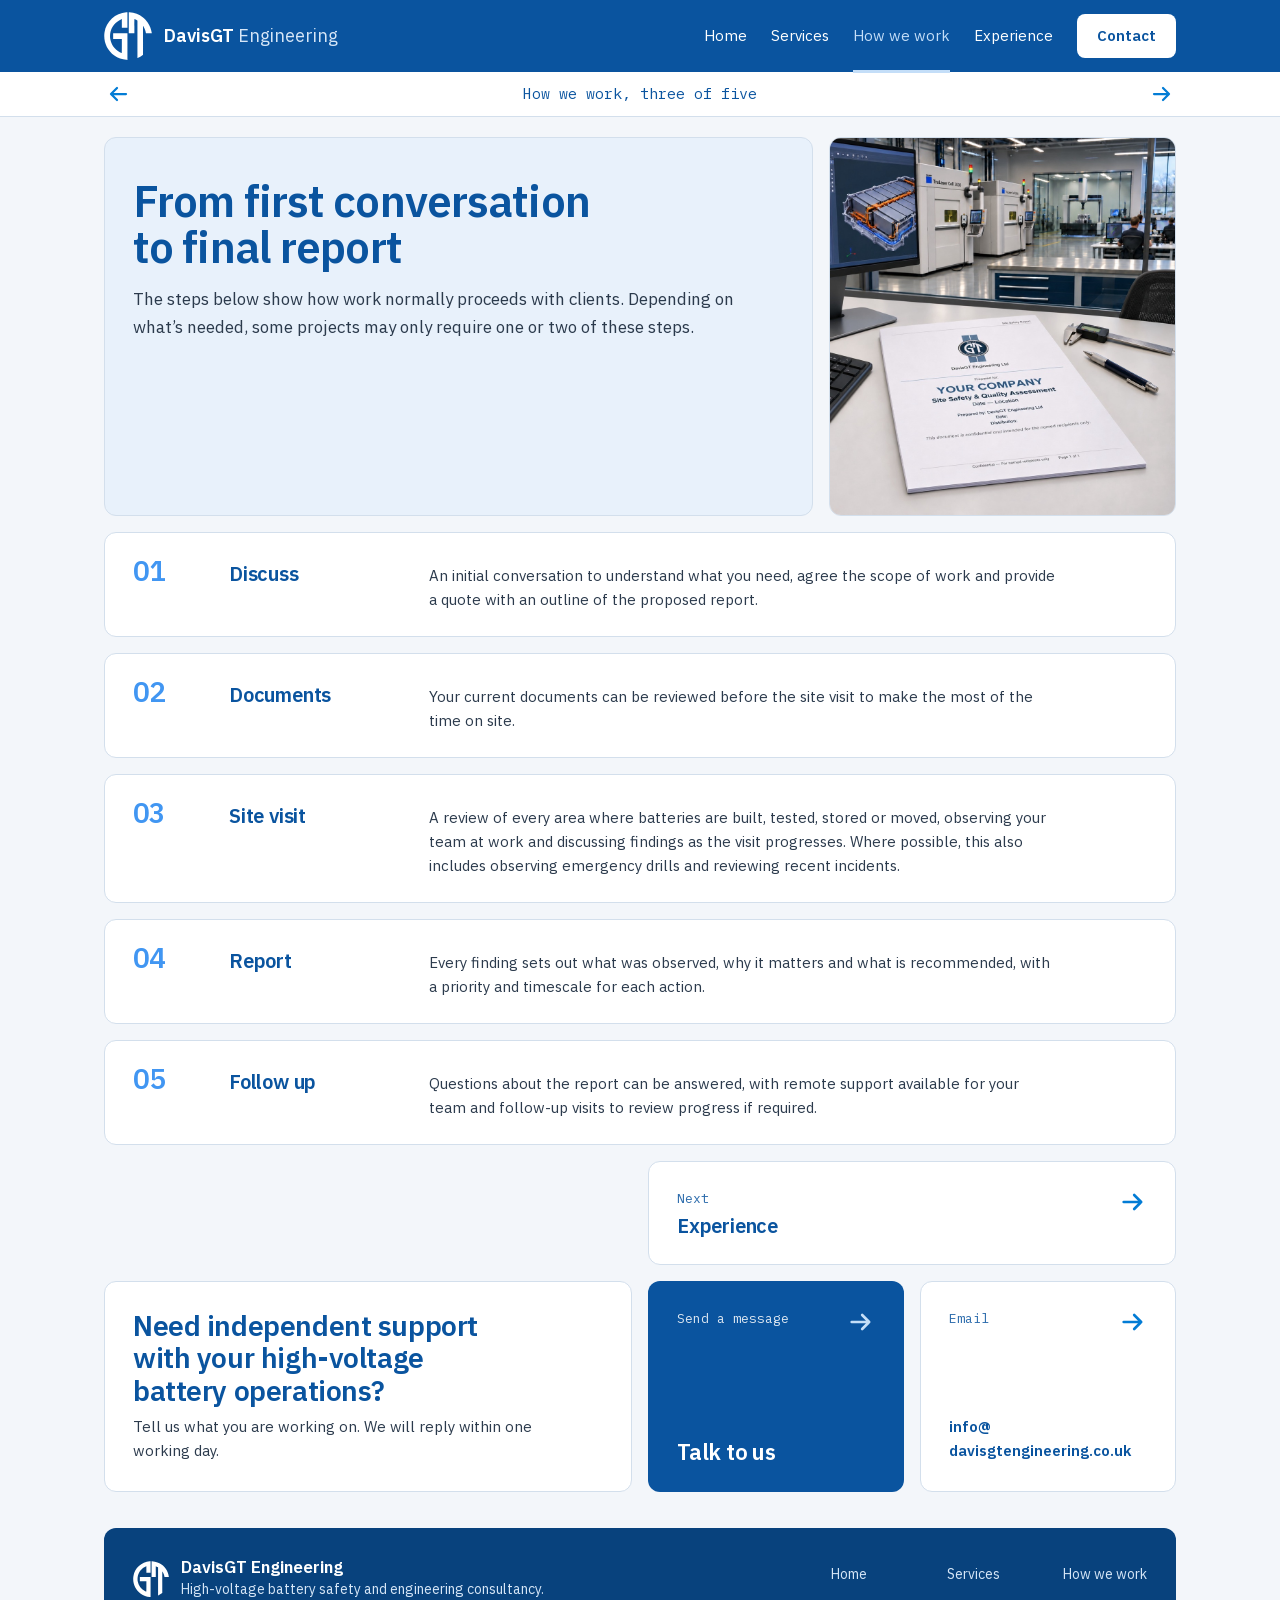
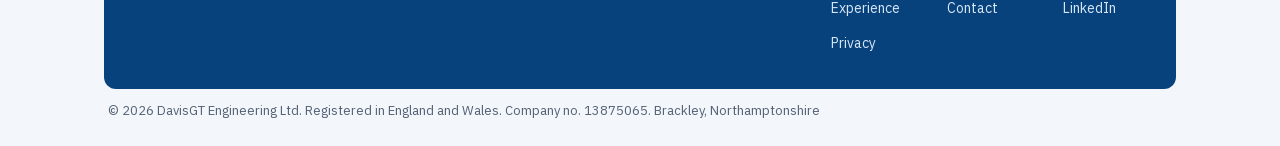
<file: how-we-work/index.html>
<!DOCTYPE html><!--VbiXjrv2gWbFzsvOPZjqe--><html lang="en-GB" class="__variable_987bfa __variable_90b1ba"><head><meta charSet="utf-8"/><meta name="viewport" content="width=device-width, initial-scale=1, viewport-fit=cover"/><link rel="preload" href="/_next/static/media/26d4368bf94c0ec4-s.p.woff2" as="font" crossorigin="" type="font/woff2"/><link rel="preload" href="/_next/static/media/d3ebbfd689654d3a-s.p.woff2" as="font" crossorigin="" type="font/woff2"/><link rel="preload" as="image" href="/photos/report-cover.jpg"/><link rel="stylesheet" href="/_next/static/css/79b086adcc98332b.css" data-precedence="next"/><link rel="preload" as="script" fetchPriority="low" href="/_next/static/chunks/webpack-4db83dc905a9ea92.js"/><script src="/_next/static/chunks/4bd1b696-c023c6e3521b1417.js" async=""></script><script src="/_next/static/chunks/255-2aa030c9ba2867e3.js" async=""></script><script src="/_next/static/chunks/main-app-eeaad996116c66fd.js" async=""></script><script src="/_next/static/chunks/619-ba102abea3e3d0e4.js" async=""></script><script src="/_next/static/chunks/app/layout-133e29e2ac0edc00.js" async=""></script><script src="/_next/static/chunks/app/how-we-work/page-6ab5efe9fe1a4009.js" async=""></script><meta name="next-size-adjust" content=""/><meta name="theme-color" content="#0A549F"/><title>How we work | DavisGT Engineering</title><meta name="description" content="Five stages from first conversation to final report: discuss, documents, site visit, report and follow up. Scope and quote agreed before any work starts."/><link rel="canonical" href="https://davisgtengineering.co.uk/how-we-work/"/><meta name="format-detection" content="telephone=no"/><meta property="og:title" content="How we work | DavisGT Engineering"/><meta property="og:description" content="Five stages from first conversation to final report: discuss, documents, site visit, report and follow up. Scope and quote agreed before any work starts."/><meta property="og:site_name" content="DavisGT Engineering"/><meta property="og:locale" content="en_GB"/><meta property="og:type" content="website"/><meta name="twitter:card" content="summary"/><meta name="twitter:title" content="How we work | DavisGT Engineering"/><meta name="twitter:description" content="Five stages from first conversation to final report: discuss, documents, site visit, report and follow up. Scope and quote agreed before any work starts."/><link rel="icon" href="/icon.svg?db9e47ce3513d9be" type="image/svg+xml" sizes="any"/><script src="/_next/static/chunks/polyfills-42372ed130431b0a.js" noModule=""></script></head><body><div hidden=""><!--$--><!--/$--></div><a href="#main" class="sr-only focus:not-sr-only focus:fixed focus:top-3 focus:left-3 focus:z-50 focus:bg-white focus:text-brand focus:px-4 focus:py-3">Skip to content</a><header class="sticky top-0 z-30 pt-[env(safe-area-inset-top)]"><div class="on-brand bg-brand text-white"><div class="wrap flex min-h-16 flex-wrap items-center justify-between gap-x-6 md:min-h-[4.5rem]"><a class="flex min-h-11 items-center gap-3 no-underline" aria-label="DavisGT Engineering, home" href="/"><svg viewBox="372 375 850 850" class="h-11 w-11 shrink-0 text-white md:h-12 md:w-12" aria-hidden="true"><g transform="translate(0 1600) scale(0.1 -0.1)" fill="currentColor"><path d="M7675 12199 c-1955 -147 -3564 -1628 -3859 -3554 -246 -1601 414 -3165 1733 -4109 606 -433 1392 -715 2116 -761 50 -3 116 -8 148 -11 l57 -5 0 2361 0 2360 -1265 0 -1265 0 0 -495 0 -495 770 0 770 0 0 -1250 c0 -1068 -2 -1250 -14 -1250 -24 0 -224 88 -350 153 -898 469 -1518 1321 -1685 2313 -65 391 -52 849 35 1244 219 982 928 1831 1862 2229 78 34 144 61 147 61 3 0 5 -344 5 -765 l0 -765 495 0 495 0 0 1375 0 1375 -42 -1 c-24 -1 -92 -6 -153 -10z M8110 10341 l0 -1871 495 0 495 0 0 1260 c0 693 2 1260 4 1260 27 0 413 -184 504 -240 l32 -20 0 -3315 c0 -1823 2 -3315 5 -3315 3 0 59 24 125 54 231 105 522 280 757 455 l103 76 0 2550 1 2550 20 -24 c71 -85 242 -408 314 -591 75 -193 148 -448 176 -622 l13 -78 516 0 517 0 -13 98 c-90 651 -336 1279 -721 1838 -189 274 -557 666 -823 878 -703 559 -1491 859 -2422 921 l-98 7 0 -1871z"></path></g></svg><span class="text-[1.0625rem] font-semibold md:text-[1.125rem]">DavisGT <span class="font-normal text-on-brand">Engineering</span></span></a><button type="button" class="inline-flex min-h-11 items-center rounded-lg border border-white/50 px-4 text-[15px] font-semibold transition-colors duration-150 hover:border-white md:hidden" aria-expanded="false" aria-controls="main-nav">Menu</button><nav id="main-nav" aria-label="Main" class="hidden w-full flex-col pb-3 md:flex md:w-auto md:flex-row md:items-center md:gap-6 md:pb-0"><a class="relative border-t border-white/15 py-3.5 text-[15px] no-underline transition-colors duration-150 hover:text-sky aria-[current=page]:text-sky md:border-0 md:py-2 md:aria-[current=page]:after:absolute md:aria-[current=page]:after:inset-x-0 md:aria-[current=page]:after:-bottom-[1.05rem] md:aria-[current=page]:after:h-[3px] md:aria-[current=page]:after:bg-sky" href="/">Home</a><a class="relative border-t border-white/15 py-3.5 text-[15px] no-underline transition-colors duration-150 hover:text-sky aria-[current=page]:text-sky md:border-0 md:py-2 md:aria-[current=page]:after:absolute md:aria-[current=page]:after:inset-x-0 md:aria-[current=page]:after:-bottom-[1.05rem] md:aria-[current=page]:after:h-[3px] md:aria-[current=page]:after:bg-sky" href="/services/">Services</a><a aria-current="page" class="relative border-t border-white/15 py-3.5 text-[15px] no-underline transition-colors duration-150 hover:text-sky aria-[current=page]:text-sky md:border-0 md:py-2 md:aria-[current=page]:after:absolute md:aria-[current=page]:after:inset-x-0 md:aria-[current=page]:after:-bottom-[1.05rem] md:aria-[current=page]:after:h-[3px] md:aria-[current=page]:after:bg-sky" href="/how-we-work/">How we work</a><a class="relative border-t border-white/15 py-3.5 text-[15px] no-underline transition-colors duration-150 hover:text-sky aria-[current=page]:text-sky md:border-0 md:py-2 md:aria-[current=page]:after:absolute md:aria-[current=page]:after:inset-x-0 md:aria-[current=page]:after:-bottom-[1.05rem] md:aria-[current=page]:after:h-[3px] md:aria-[current=page]:after:bg-sky" href="/experience/">Experience</a><a class="btn btn-light mt-3 min-h-11 md:mt-0" href="/contact/">Contact</a></nav></div></div><nav aria-label="Sheet" class="border-b border-line bg-white"><div class="wrap flex items-center justify-between gap-2 px-1! md:px-4!"><a aria-label="Back: Services" title="Services" class="grid h-11 w-11 shrink-0 place-items-center rounded-lg text-action transition-colors duration-150 hover:bg-tint hover:text-brand" href="/services/"><svg viewBox="0 0 24 24" class="h-6 w-6" aria-hidden="true" fill="none" stroke="currentColor" stroke-width="2.25" stroke-linecap="round" stroke-linejoin="round"><g transform="rotate(180 12 12)"><path d="M4 12h15M13 6l6 6-6 6"></path></g></svg></a><p class="min-w-0 truncate text-center font-mono text-[14px] text-brand md:text-[15px]" aria-live="polite">How we work, three of five</p><a aria-label="Forward: Experience" title="Experience" class="grid h-11 w-11 shrink-0 place-items-center rounded-lg text-action transition-colors duration-150 hover:bg-tint hover:text-brand" href="/experience/"><svg viewBox="0 0 24 24" class="h-6 w-6" aria-hidden="true" fill="none" stroke="currentColor" stroke-width="2.25" stroke-linecap="round" stroke-linejoin="round"><g><path d="M4 12h15M13 6l6 6-6 6"></path></g></svg></a></div></nav></header><main id="main" class="sheet"><section class="cells "><div class="cell bg-tint text-brand md:col-span-8 md:py-10!"><h1 class="max-w-[18em] text-[clamp(1.875rem,3.6vw,2.75rem)] leading-[1.05] font-semibold tracking-[-0.02em]"><span class="sr-only">From first conversation to final report</span><span aria-hidden="true"><span class="word"><span style="--i:0">From</span></span> <span class="word"><span style="--i:1">first</span></span> <span class="word"><span style="--i:2">conversation</span></span> <span class="word"><span style="--i:3">to</span></span> <span class="word"><span style="--i:4">final</span></span> <span class="word"><span style="--i:5">report</span></span></span></h1><p class="mt-4 max-w-[38em] text-[1.0625rem] text-body">The steps below show how work normally proceeds with clients. Depending on what’s needed, some projects may only require one or two of these steps.</p></div><div class="cell bg-white text-brand md:col-span-4 hidden overflow-hidden p-0! md:block"><img src="/photos/report-cover.jpg" alt="An example DavisGT Engineering site safety report on a desk beside a battery workshop" width="1005" height="1100" class="h-full w-full object-cover"/></div></section><ol class="cells "><li class="cell bg-white text-brand md:col-span-12 group grid gap-3 transition-colors duration-200 ease-out hover:border-brand hover:bg-brand hover:text-white md:grid-cols-[4.5rem_11rem_minmax(0,1fr)] md:items-baseline md:gap-6 md:py-6!"><p class="figures text-[1.75rem] leading-none font-semibold tracking-[-0.03em] text-accent transition-colors duration-200 group-hover:text-sky">01</p><h2 class="text-[1.25rem] leading-tight tracking-[-0.01em]">Discuss</h2><p class="max-w-[42em] text-[15px] text-body transition-colors duration-200 group-hover:text-on-brand">An initial conversation to understand what you need, agree the scope of work and provide a quote with an outline of the proposed report.</p></li><li class="cell bg-white text-brand md:col-span-12 group grid gap-3 transition-colors duration-200 ease-out hover:border-brand hover:bg-brand hover:text-white md:grid-cols-[4.5rem_11rem_minmax(0,1fr)] md:items-baseline md:gap-6 md:py-6!"><p class="figures text-[1.75rem] leading-none font-semibold tracking-[-0.03em] text-accent transition-colors duration-200 group-hover:text-sky">02</p><h2 class="text-[1.25rem] leading-tight tracking-[-0.01em]">Documents</h2><p class="max-w-[42em] text-[15px] text-body transition-colors duration-200 group-hover:text-on-brand">Your current documents can be reviewed before the site visit to make the most of the time on site.</p></li><li class="cell bg-white text-brand md:col-span-12 group grid gap-3 transition-colors duration-200 ease-out hover:border-brand hover:bg-brand hover:text-white md:grid-cols-[4.5rem_11rem_minmax(0,1fr)] md:items-baseline md:gap-6 md:py-6!"><p class="figures text-[1.75rem] leading-none font-semibold tracking-[-0.03em] text-accent transition-colors duration-200 group-hover:text-sky">03</p><h2 class="text-[1.25rem] leading-tight tracking-[-0.01em]">Site visit</h2><p class="max-w-[42em] text-[15px] text-body transition-colors duration-200 group-hover:text-on-brand">A review of every area where batteries are built, tested, stored or moved, observing your team at work and discussing findings as the visit progresses. Where possible, this also includes observing emergency drills and reviewing recent incidents.</p></li><li class="cell bg-white text-brand md:col-span-12 group grid gap-3 transition-colors duration-200 ease-out hover:border-brand hover:bg-brand hover:text-white md:grid-cols-[4.5rem_11rem_minmax(0,1fr)] md:items-baseline md:gap-6 md:py-6!"><p class="figures text-[1.75rem] leading-none font-semibold tracking-[-0.03em] text-accent transition-colors duration-200 group-hover:text-sky">04</p><h2 class="text-[1.25rem] leading-tight tracking-[-0.01em]">Report</h2><p class="max-w-[42em] text-[15px] text-body transition-colors duration-200 group-hover:text-on-brand">Every finding sets out what was observed, why it matters and what is recommended, with a priority and timescale for each action.</p></li><li class="cell bg-white text-brand md:col-span-12 group grid gap-3 transition-colors duration-200 ease-out hover:border-brand hover:bg-brand hover:text-white md:grid-cols-[4.5rem_11rem_minmax(0,1fr)] md:items-baseline md:gap-6 md:py-6!"><p class="figures text-[1.75rem] leading-none font-semibold tracking-[-0.03em] text-accent transition-colors duration-200 group-hover:text-sky">05</p><h2 class="text-[1.25rem] leading-tight tracking-[-0.01em]">Follow up</h2><p class="max-w-[42em] text-[15px] text-body transition-colors duration-200 group-hover:text-on-brand">Questions about the report can be answered, with remote support available for your team and follow-up visits to review progress if required.</p></li></ol><div class="cells "><a class="cell cell-link group flex flex-col bg-white text-brand hover:text-white focus-visible:text-white md:col-span-6 md:col-start-7 min-h-24 justify-between" href="/experience/"><span class="flex items-start justify-between gap-4 font-mono text-[13px] leading-snug"><span class="muted-on-hover opacity-85">Next</span><span class="arrow -mt-0.5"><svg viewBox="0 0 24 24" class="h-7 w-7" aria-hidden="true" fill="none" stroke="currentColor" stroke-width="2.25" stroke-linecap="round" stroke-linejoin="round"><g><path d="M4 12h15M13 6l6 6-6 6"></path></g></svg></span></span><span class="text-[1.25rem] leading-none font-semibold tracking-[-0.01em]">Experience</span></a></div><section class="cells " aria-label="Contact"><div class="cell bg-white text-brand md:col-span-12 lg:col-span-6 flex flex-col justify-center"><h2 class="max-w-[18em] text-[clamp(1.375rem,2.2vw,1.75rem)] leading-[1.15] tracking-[-0.015em]">Need independent support with your high-voltage battery operations?</h2><p class="mt-2 max-w-[34em] text-[15px] text-body">Tell us what you are working on. We will reply within one working day.</p></div><a class="cell cell-link group flex flex-col on-brand bg-brand text-white hover:text-white focus-visible:text-white md:col-span-6 lg:col-span-3 min-h-32 justify-between" href="/contact/"><span class="flex items-start justify-between gap-4 font-mono text-[13px] leading-snug"><span class="muted-on-hover opacity-85">Send a message</span><span class="arrow -mt-0.5"><svg viewBox="0 0 24 24" class="h-7 w-7" aria-hidden="true" fill="none" stroke="currentColor" stroke-width="2.25" stroke-linecap="round" stroke-linejoin="round"><g><path d="M4 12h15M13 6l6 6-6 6"></path></g></svg></span></span><span class="text-[1.375rem] leading-none font-semibold tracking-[-0.01em]">Talk to us</span></a><a href="mailto:info@davisgtengineering.co.uk" class="cell cell-link group flex flex-col bg-white text-brand hover:text-white focus-visible:text-white md:col-span-6 lg:col-span-3 min-h-32 justify-between"><span class="flex items-start justify-between gap-4 font-mono text-[13px] leading-snug"><span class="muted-on-hover opacity-85">Email</span><span class="arrow -mt-0.5"><svg viewBox="0 0 24 24" class="h-7 w-7" aria-hidden="true" fill="none" stroke="currentColor" stroke-width="2.25" stroke-linecap="round" stroke-linejoin="round"><g><path d="M4 12h15M13 6l6 6-6 6"></path></g></svg></span></span><span class="text-[15px] font-semibold">info<!-- -->@<wbr/>davisgtengineering.co.uk</span></a></section><!--$--><!--/$--></main><footer class="sheet pb-3 md:pb-6"><div class="cell on-brand flex flex-col gap-6 bg-brand-deep text-white md:flex-row md:items-start md:justify-between"><div class="flex items-center gap-3"><svg viewBox="372 375 850 850" class="h-9 w-9 shrink-0 text-white" aria-hidden="true"><g transform="translate(0 1600) scale(0.1 -0.1)" fill="currentColor"><path d="M7675 12199 c-1955 -147 -3564 -1628 -3859 -3554 -246 -1601 414 -3165 1733 -4109 606 -433 1392 -715 2116 -761 50 -3 116 -8 148 -11 l57 -5 0 2361 0 2360 -1265 0 -1265 0 0 -495 0 -495 770 0 770 0 0 -1250 c0 -1068 -2 -1250 -14 -1250 -24 0 -224 88 -350 153 -898 469 -1518 1321 -1685 2313 -65 391 -52 849 35 1244 219 982 928 1831 1862 2229 78 34 144 61 147 61 3 0 5 -344 5 -765 l0 -765 495 0 495 0 0 1375 0 1375 -42 -1 c-24 -1 -92 -6 -153 -10z M8110 10341 l0 -1871 495 0 495 0 0 1260 c0 693 2 1260 4 1260 27 0 413 -184 504 -240 l32 -20 0 -3315 c0 -1823 2 -3315 5 -3315 3 0 59 24 125 54 231 105 522 280 757 455 l103 76 0 2550 1 2550 20 -24 c71 -85 242 -408 314 -591 75 -193 148 -448 176 -622 l13 -78 516 0 517 0 -13 98 c-90 651 -336 1279 -721 1838 -189 274 -557 666 -823 878 -703 559 -1491 859 -2422 921 l-98 7 0 -1871z"></path></g></svg><div><p class="text-[1.0625rem] leading-tight font-semibold">DavisGT Engineering</p><p class="text-[14px] text-on-brand">High-voltage battery safety and engineering consultancy.</p></div></div><nav aria-label="Footer" class="grid grid-cols-2 gap-x-8 text-[14px] text-on-brand sm:grid-cols-3"><a class="py-1.5 no-underline transition-colors duration-150 hover:text-white" href="/">Home</a><a class="py-1.5 no-underline transition-colors duration-150 hover:text-white" href="/services/">Services</a><a class="py-1.5 no-underline transition-colors duration-150 hover:text-white" href="/how-we-work/">How we work</a><a class="py-1.5 no-underline transition-colors duration-150 hover:text-white" href="/experience/">Experience</a><a class="py-1.5 no-underline transition-colors duration-150 hover:text-white" href="/contact/">Contact</a><a href="https://www.linkedin.com/in/darren-davis-33a28642/" target="_blank" rel="noopener noreferrer" class="py-1.5 no-underline transition-colors duration-150 hover:text-white">LinkedIn</a><a class="py-1.5 no-underline transition-colors duration-150 hover:text-white" href="/privacy/">Privacy</a></nav></div><p class="px-1 pt-3 text-[13px] text-muted">© 2026 <!-- -->DavisGT Engineering Ltd<!-- -->. Registered in England and Wales.<!-- --> <!-- -->Company no. <span class="figures">13875065</span>.<!-- --> <!-- -->Brackley, Northamptonshire</p></footer><script type="application/ld+json">{"@context":"https://schema.org","@type":"ProfessionalService","name":"DavisGT Engineering","legalName":"DavisGT Engineering Ltd","url":"https://davisgtengineering.co.uk","email":"info@davisgtengineering.co.uk","description":"Independent high-voltage battery safety and engineering consultancy. Battery build process and quality, safety assessments, safe systems of work, emergency response and incident review.","areaServed":"Europe","sameAs":["https://www.linkedin.com/in/darren-davis-33a28642/"],"founder":{"@type":"Person","name":"Darren Davis","jobTitle":"Principal Consultant","sameAs":"https://www.linkedin.com/in/darren-davis-33a28642/"}}</script><script src="/_next/static/chunks/webpack-4db83dc905a9ea92.js" id="_R_" async=""></script><script>(self.__next_f=self.__next_f||[]).push([0])</script><script>self.__next_f.push([1,"1:\"$Sreact.fragment\"\n2:I[1766,[\"619\",\"static/chunks/619-ba102abea3e3d0e4.js\",\"177\",\"static/chunks/app/layout-133e29e2ac0edc00.js\"],\"Header\"]\n3:I[9766,[],\"\"]\n4:I[8924,[],\"\"]\n5:I[2619,[\"619\",\"static/chunks/619-ba102abea3e3d0e4.js\",\"216\",\"static/chunks/app/how-we-work/page-6ab5efe9fe1a4009.js\"],\"\"]\nc:I[7150,[],\"\"]\n:HL[\"/_next/static/media/26d4368bf94c0ec4-s.p.woff2\",\"font\",{\"crossOrigin\":\"\",\"type\":\"font/woff2\"}]\n:HL[\"/_next/static/media/d3ebbfd689654d3a-s.p.woff2\",\"font\",{\"crossOrigin\":\"\",\"type\":\"font/woff2\"}]\n:HL[\"/_next/static/css/79b086adcc98332b.css\",\"style\"]\n"])</script><script>self.__next_f.push([1,"0:{\"P\":null,\"b\":\"VbiXjrv2gWbFzsvOPZjqe\",\"p\":\"\",\"c\":[\"\",\"how-we-work\",\"\"],\"i\":false,\"f\":[[[\"\",{\"children\":[\"how-we-work\",{\"children\":[\"__PAGE__\",{}]}]},\"$undefined\",\"$undefined\",true],[\"\",[\"$\",\"$1\",\"c\",{\"children\":[[[\"$\",\"link\",\"0\",{\"rel\":\"stylesheet\",\"href\":\"/_next/static/css/79b086adcc98332b.css\",\"precedence\":\"next\",\"crossOrigin\":\"$undefined\",\"nonce\":\"$undefined\"}]],[\"$\",\"html\",null,{\"lang\":\"en-GB\",\"className\":\"__variable_987bfa __variable_90b1ba\",\"children\":[\"$\",\"body\",null,{\"children\":[[\"$\",\"a\",null,{\"href\":\"#main\",\"className\":\"sr-only focus:not-sr-only focus:fixed focus:top-3 focus:left-3 focus:z-50 focus:bg-white focus:text-brand focus:px-4 focus:py-3\",\"children\":\"Skip to content\"}],[\"$\",\"$L2\",null,{}],[\"$\",\"main\",null,{\"id\":\"main\",\"className\":\"sheet\",\"children\":[\"$\",\"$L3\",null,{\"parallelRouterKey\":\"children\",\"error\":\"$undefined\",\"errorStyles\":\"$undefined\",\"errorScripts\":\"$undefined\",\"template\":[\"$\",\"$L4\",null,{}],\"templateStyles\":\"$undefined\",\"templateScripts\":\"$undefined\",\"notFound\":[[\"$\",\"div\",null,{\"className\":\"cells \",\"children\":[[\"$\",\"div\",null,{\"className\":\"cell bg-tint text-brand md:col-span-12 flex flex-col justify-between gap-6\",\"children\":[[\"$\",\"p\",null,{\"className\":\"font-mono text-[13px] leading-snug opacity-85 text-brand\",\"children\":\"404\"}],[\"$\",\"div\",null,{\"children\":[[\"$\",\"h1\",null,{\"className\":\"max-w-[12em] text-[clamp(1.875rem,3.6vw,2.75rem)] leading-[1.05] font-semibold tracking-[-0.02em]\",\"children\":\"This page is not in the file\"}],[\"$\",\"p\",null,{\"className\":\"mt-6 max-w-[34em] text-[1.125rem] text-body\",\"children\":\"The link may be old. Everything on the site is one click from the home page.\"}]]}]]}],[\"$\",\"$L5\",null,{\"href\":\"/\",\"className\":\"cell cell-link group flex flex-col bg-white text-brand hover:text-white focus-visible:text-white md:col-span-12 min-h-32 justify-between\",\"children\":[[\"$\",\"span\",null,{\"className\":\"flex items-start justify-between gap-4 font-mono text-[13px] leading-snug\",\"children\":[[\"$\",\"span\",null,{\"className\":\"muted-on-hover opacity-85\",\"children\":\"Home\"}],[\"$\",\"span\",null,{\"className\":\"arrow -mt-0.5\",\"children\":[\"$\",\"svg\",null,{\"viewBox\":\"0 0 24 24\",\"className\":\"h-7 w-7\",\"aria-hidden\":true,\"fill\":\"none\",\"stroke\":\"currentColor\",\"strokeWidth\":2.25,\"strokeLinecap\":\"round\",\"strokeLinejoin\":\"round\",\"children\":[\"$\",\"g\",null,{\"transform\":\"$undefined\",\"children\":[\"$\",\"path\",null,{\"d\":\"M4 12h15M13 6l6 6-6 6\"}]}]}]}]]}],[\"$\",\"span\",null,{\"className\":\"text-[1.25rem] leading-none font-semibold tracking-[-0.01em]\",\"children\":\"Go to the home page\"}]]}]]}],[]],\"forbidden\":\"$undefined\",\"unauthorized\":\"$undefined\"}]}],[\"$\",\"footer\",null,{\"className\":\"sheet pb-3 md:pb-6\",\"children\":[[\"$\",\"div\",null,{\"className\":\"cell on-brand flex flex-col gap-6 bg-brand-deep text-white md:flex-row md:items-start md:justify-between\",\"children\":[[\"$\",\"div\",null,{\"className\":\"flex items-center gap-3\",\"children\":[[\"$\",\"svg\",null,{\"viewBox\":\"372 375 850 850\",\"className\":\"h-9 w-9 shrink-0 text-white\",\"role\":\"$undefined\",\"aria-label\":\"$undefined\",\"aria-hidden\":true,\"children\":[\"$\",\"g\",null,{\"transform\":\"translate(0 1600) scale(0.1 -0.1)\",\"fill\":\"currentColor\",\"children\":[\"$\",\"path\",null,{\"d\":\"M7675 12199 c-1955 -147 -3564 -1628 -3859 -3554 -246 -1601 414 -3165 1733 -4109 606 -433 1392 -715 2116 -761 50 -3 116 -8 148 -11 l57 -5 0 2361 0 2360 -1265 0 -1265 0 0 -495 0 -495 770 0 770 0 0 -1250 c0 -1068 -2 -1250 -14 -1250 -24 0 -224 88 -350 153 -898 469 -1518 1321 -1685 2313 -65 391 -52 849 35 1244 219 982 928 1831 1862 2229 78 34 144 61 147 61 3 0 5 -344 5 -765 l0 -765 495 0 495 0 0 1375 0 1375 -42 -1 c-24 -1 -92 -6 -153 -10z M8110 10341 l0 -1871 495 0 495 0 0 1260 c0 693 2 1260 4 1260 27 0 413 -184 504 -240 l32 -20 0 -3315 c0 -1823 2 -3315 5 -3315 3 0 59 24 125 54 231 105 522 280 757 455 l103 76 0 2550 1 2550 20 -24 c71 -85 242 -408 314 -591 75 -193 148 -448 176 -622 l13 -78 516 0 517 0 -13 98 c-90 651 -336 1279 -721 1838 -189 274 -557 666 -823 878 -703 559 -1491 859 -2422 921 l-98 7 0 -1871z\"}]}]}],[\"$\",\"div\",null,{\"children\":[[\"$\",\"p\",null,{\"className\":\"text-[1.0625rem] leading-tight font-semibold\",\"children\":\"DavisGT Engineering\"}],[\"$\",\"p\",null,{\"className\":\"text-[14px] text-on-brand\",\"children\":\"High-voltage battery safety and engineering consultancy.\"}]]}]]}],\"$L6\"]}],\"$L7\"]}],\"$L8\"]}]}]]}],{\"children\":[\"how-we-work\",\"$L9\",{\"children\":[\"__PAGE__\",\"$La\",{},null,false]},null,false]},null,false],\"$Lb\",false]],\"m\":\"$undefined\",\"G\":[\"$c\",[]],\"s\":false,\"S\":true}\n"])</script><script>self.__next_f.push([1,"d:I[6479,[\"619\",\"static/chunks/619-ba102abea3e3d0e4.js\",\"216\",\"static/chunks/app/how-we-work/page-6ab5efe9fe1a4009.js\"],\"Words\"]\n15:I[4431,[],\"ViewportBoundary\"]\n17:I[4431,[],\"MetadataBoundary\"]\n18:\"$Sreact.suspense\"\n"])</script><script>self.__next_f.push([1,"6:[\"$\",\"nav\",null,{\"aria-label\":\"Footer\",\"className\":\"grid grid-cols-2 gap-x-8 text-[14px] text-on-brand sm:grid-cols-3\",\"children\":[[[\"$\",\"$L5\",\"/\",{\"href\":\"/\",\"className\":\"py-1.5 no-underline transition-colors duration-150 hover:text-white\",\"children\":\"Home\"}],[\"$\",\"$L5\",\"/services/\",{\"href\":\"/services/\",\"className\":\"py-1.5 no-underline transition-colors duration-150 hover:text-white\",\"children\":\"Services\"}],[\"$\",\"$L5\",\"/how-we-work/\",{\"href\":\"/how-we-work/\",\"className\":\"py-1.5 no-underline transition-colors duration-150 hover:text-white\",\"children\":\"How we work\"}],[\"$\",\"$L5\",\"/experience/\",{\"href\":\"/experience/\",\"className\":\"py-1.5 no-underline transition-colors duration-150 hover:text-white\",\"children\":\"Experience\"}],[\"$\",\"$L5\",\"/contact/\",{\"href\":\"/contact/\",\"className\":\"py-1.5 no-underline transition-colors duration-150 hover:text-white\",\"children\":\"Contact\"}]],[\"$\",\"a\",null,{\"href\":\"https://www.linkedin.com/in/darren-davis-33a28642/\",\"target\":\"_blank\",\"rel\":\"noopener noreferrer\",\"className\":\"py-1.5 no-underline transition-colors duration-150 hover:text-white\",\"children\":\"LinkedIn\"}],[\"$\",\"$L5\",null,{\"href\":\"/privacy/\",\"className\":\"py-1.5 no-underline transition-colors duration-150 hover:text-white\",\"children\":\"Privacy\"}]]}]\n"])</script><script>self.__next_f.push([1,"7:[\"$\",\"p\",null,{\"className\":\"px-1 pt-3 text-[13px] text-muted\",\"children\":[\"© 2026 \",\"DavisGT Engineering Ltd\",\". Registered in England and Wales.\",\" \",[\"Company no. \",[\"$\",\"span\",null,{\"className\":\"figures\",\"children\":\"13875065\"}],\".\",\" \"],\"Brackley, Northamptonshire\"]}]\n"])</script><script>self.__next_f.push([1,"8:[\"$\",\"script\",null,{\"type\":\"application/ld+json\",\"dangerouslySetInnerHTML\":{\"__html\":\"{\\\"@context\\\":\\\"https://schema.org\\\",\\\"@type\\\":\\\"ProfessionalService\\\",\\\"name\\\":\\\"DavisGT Engineering\\\",\\\"legalName\\\":\\\"DavisGT Engineering Ltd\\\",\\\"url\\\":\\\"https://davisgtengineering.co.uk\\\",\\\"email\\\":\\\"info@davisgtengineering.co.uk\\\",\\\"description\\\":\\\"Independent high-voltage battery safety and engineering consultancy. Battery build process and quality, safety assessments, safe systems of work, emergency response and incident review.\\\",\\\"areaServed\\\":\\\"Europe\\\",\\\"sameAs\\\":[\\\"https://www.linkedin.com/in/darren-davis-33a28642/\\\"],\\\"founder\\\":{\\\"@type\\\":\\\"Person\\\",\\\"name\\\":\\\"Darren Davis\\\",\\\"jobTitle\\\":\\\"Principal Consultant\\\",\\\"sameAs\\\":\\\"https://www.linkedin.com/in/darren-davis-33a28642/\\\"}}\"}}]\n"])</script><script>self.__next_f.push([1,"9:[\"$\",\"$1\",\"c\",{\"children\":[null,[\"$\",\"$L3\",null,{\"parallelRouterKey\":\"children\",\"error\":\"$undefined\",\"errorStyles\":\"$undefined\",\"errorScripts\":\"$undefined\",\"template\":[\"$\",\"$L4\",null,{}],\"templateStyles\":\"$undefined\",\"templateScripts\":\"$undefined\",\"notFound\":\"$undefined\",\"forbidden\":\"$undefined\",\"unauthorized\":\"$undefined\"}]]}]\n"])</script><script>self.__next_f.push([1,"a:[\"$\",\"$1\",\"c\",{\"children\":[[[\"$\",\"section\",null,{\"className\":\"cells \",\"children\":[[\"$\",\"div\",null,{\"className\":\"cell bg-tint text-brand md:col-span-8 md:py-10!\",\"children\":[[\"$\",\"h1\",null,{\"className\":\"max-w-[18em] text-[clamp(1.875rem,3.6vw,2.75rem)] leading-[1.05] font-semibold tracking-[-0.02em]\",\"children\":[\"$\",\"$Ld\",null,{\"text\":\"From first conversation to final report\"}]}],[\"$\",\"p\",null,{\"className\":\"mt-4 max-w-[38em] text-[1.0625rem] text-body\",\"children\":\"The steps below show how work normally proceeds with clients. Depending on what’s needed, some projects may only require one or two of these steps.\"}]]}],[\"$\",\"div\",null,{\"className\":\"cell bg-white text-brand md:col-span-4 hidden overflow-hidden p-0! md:block\",\"children\":[\"$\",\"img\",null,{\"src\":\"/photos/report-cover.jpg\",\"alt\":\"An example DavisGT Engineering site safety report on a desk beside a battery workshop\",\"width\":1005,\"height\":1100,\"className\":\"h-full w-full object-cover\"}]}]]}],[\"$\",\"ol\",null,{\"className\":\"cells \",\"children\":[[\"$\",\"li\",\"Discuss\",{\"className\":\"cell bg-white text-brand md:col-span-12 group grid gap-3 transition-colors duration-200 ease-out hover:border-brand hover:bg-brand hover:text-white md:grid-cols-[4.5rem_11rem_minmax(0,1fr)] md:items-baseline md:gap-6 md:py-6!\",\"children\":[[\"$\",\"p\",null,{\"className\":\"figures text-[1.75rem] leading-none font-semibold tracking-[-0.03em] text-accent transition-colors duration-200 group-hover:text-sky\",\"children\":\"01\"}],[\"$\",\"h2\",null,{\"className\":\"text-[1.25rem] leading-tight tracking-[-0.01em]\",\"children\":\"Discuss\"}],[\"$\",\"p\",null,{\"className\":\"max-w-[42em] text-[15px] text-body transition-colors duration-200 group-hover:text-on-brand\",\"children\":\"An initial conversation to understand what you need, agree the scope of work and provide a quote with an outline of the proposed report.\"}]]}],[\"$\",\"li\",\"Documents\",{\"className\":\"cell bg-white text-brand md:col-span-12 group grid gap-3 transition-colors duration-200 ease-out hover:border-brand hover:bg-brand hover:text-white md:grid-cols-[4.5rem_11rem_minmax(0,1fr)] md:items-baseline md:gap-6 md:py-6!\",\"children\":[[\"$\",\"p\",null,{\"className\":\"figures text-[1.75rem] leading-none font-semibold tracking-[-0.03em] text-accent transition-colors duration-200 group-hover:text-sky\",\"children\":\"02\"}],[\"$\",\"h2\",null,{\"className\":\"text-[1.25rem] leading-tight tracking-[-0.01em]\",\"children\":\"Documents\"}],[\"$\",\"p\",null,{\"className\":\"max-w-[42em] text-[15px] text-body transition-colors duration-200 group-hover:text-on-brand\",\"children\":\"Your current documents can be reviewed before the site visit to make the most of the time on site.\"}]]}],[\"$\",\"li\",\"Site visit\",{\"className\":\"cell bg-white text-brand md:col-span-12 group grid gap-3 transition-colors duration-200 ease-out hover:border-brand hover:bg-brand hover:text-white md:grid-cols-[4.5rem_11rem_minmax(0,1fr)] md:items-baseline md:gap-6 md:py-6!\",\"children\":[[\"$\",\"p\",null,{\"className\":\"figures text-[1.75rem] leading-none font-semibold tracking-[-0.03em] text-accent transition-colors duration-200 group-hover:text-sky\",\"children\":\"03\"}],[\"$\",\"h2\",null,{\"className\":\"text-[1.25rem] leading-tight tracking-[-0.01em]\",\"children\":\"Site visit\"}],[\"$\",\"p\",null,{\"className\":\"max-w-[42em] text-[15px] text-body transition-colors duration-200 group-hover:text-on-brand\",\"children\":\"A review of every area where batteries are built, tested, stored or moved, observing your team at work and discussing findings as the visit progresses. Where possible, this also includes observing emergency drills and reviewing recent incidents.\"}]]}],[\"$\",\"li\",\"Report\",{\"className\":\"cell bg-white text-brand md:col-span-12 group grid gap-3 transition-colors duration-200 ease-out hover:border-brand hover:bg-brand hover:text-white md:grid-cols-[4.5rem_11rem_minmax(0,1fr)] md:items-baseline md:gap-6 md:py-6!\",\"children\":[\"$Le\",\"$Lf\",\"$L10\"]}],\"$L11\"]}],\"$L12\",\"$L13\"],null,\"$L14\"]}]\n"])</script><script>self.__next_f.push([1,"b:[\"$\",\"$1\",\"h\",{\"children\":[null,[[\"$\",\"$L15\",null,{\"children\":\"$L16\"}],[\"$\",\"meta\",null,{\"name\":\"next-size-adjust\",\"content\":\"\"}]],[\"$\",\"$L17\",null,{\"children\":[\"$\",\"div\",null,{\"hidden\":true,\"children\":[\"$\",\"$18\",null,{\"fallback\":null,\"children\":\"$L19\"}]}]}]]}]\n"])</script><script>self.__next_f.push([1,"1a:I[4431,[],\"OutletBoundary\"]\n1c:I[5278,[],\"AsyncMetadataOutlet\"]\ne:[\"$\",\"p\",null,{\"className\":\"figures text-[1.75rem] leading-none font-semibold tracking-[-0.03em] text-accent transition-colors duration-200 group-hover:text-sky\",\"children\":\"04\"}]\nf:[\"$\",\"h2\",null,{\"className\":\"text-[1.25rem] leading-tight tracking-[-0.01em]\",\"children\":\"Report\"}]\n10:[\"$\",\"p\",null,{\"className\":\"max-w-[42em] text-[15px] text-body transition-colors duration-200 group-hover:text-on-brand\",\"children\":\"Every finding sets out what was observed, why it matters and what is recommended, with a priority and timescale for each action.\"}]\n"])</script><script>self.__next_f.push([1,"11:[\"$\",\"li\",\"Follow up\",{\"className\":\"cell bg-white text-brand md:col-span-12 group grid gap-3 transition-colors duration-200 ease-out hover:border-brand hover:bg-brand hover:text-white md:grid-cols-[4.5rem_11rem_minmax(0,1fr)] md:items-baseline md:gap-6 md:py-6!\",\"children\":[[\"$\",\"p\",null,{\"className\":\"figures text-[1.75rem] leading-none font-semibold tracking-[-0.03em] text-accent transition-colors duration-200 group-hover:text-sky\",\"children\":\"05\"}],[\"$\",\"h2\",null,{\"className\":\"text-[1.25rem] leading-tight tracking-[-0.01em]\",\"children\":\"Follow up\"}],[\"$\",\"p\",null,{\"className\":\"max-w-[42em] text-[15px] text-body transition-colors duration-200 group-hover:text-on-brand\",\"children\":\"Questions about the report can be answered, with remote support available for your team and follow-up visits to review progress if required.\"}]]}]\n"])</script><script>self.__next_f.push([1,"12:[\"$\",\"div\",null,{\"className\":\"cells \",\"children\":[\"$\",\"$L5\",null,{\"href\":\"/experience/\",\"className\":\"cell cell-link group flex flex-col bg-white text-brand hover:text-white focus-visible:text-white md:col-span-6 md:col-start-7 min-h-24 justify-between\",\"children\":[[\"$\",\"span\",null,{\"className\":\"flex items-start justify-between gap-4 font-mono text-[13px] leading-snug\",\"children\":[[\"$\",\"span\",null,{\"className\":\"muted-on-hover opacity-85\",\"children\":\"Next\"}],[\"$\",\"span\",null,{\"className\":\"arrow -mt-0.5\",\"children\":[\"$\",\"svg\",null,{\"viewBox\":\"0 0 24 24\",\"className\":\"h-7 w-7\",\"aria-hidden\":true,\"fill\":\"none\",\"stroke\":\"currentColor\",\"strokeWidth\":2.25,\"strokeLinecap\":\"round\",\"strokeLinejoin\":\"round\",\"children\":[\"$\",\"g\",null,{\"transform\":\"$undefined\",\"children\":[\"$\",\"path\",null,{\"d\":\"M4 12h15M13 6l6 6-6 6\"}]}]}]}]]}],[\"$\",\"span\",null,{\"className\":\"text-[1.25rem] leading-none font-semibold tracking-[-0.01em]\",\"children\":\"Experience\"}]]}]}]\n"])</script><script>self.__next_f.push([1,"13:[\"$\",\"section\",null,{\"className\":\"cells \",\"aria-label\":\"Contact\",\"children\":[[\"$\",\"div\",null,{\"className\":\"cell bg-white text-brand md:col-span-12 lg:col-span-6 flex flex-col justify-center\",\"children\":[[\"$\",\"h2\",null,{\"className\":\"max-w-[18em] text-[clamp(1.375rem,2.2vw,1.75rem)] leading-[1.15] tracking-[-0.015em]\",\"children\":\"Need independent support with your high-voltage battery operations?\"}],[\"$\",\"p\",null,{\"className\":\"mt-2 max-w-[34em] text-[15px] text-body\",\"children\":\"Tell us what you are working on. We will reply within one working day.\"}]]}],[\"$\",\"$L5\",null,{\"href\":\"/contact/\",\"className\":\"cell cell-link group flex flex-col on-brand bg-brand text-white hover:text-white focus-visible:text-white md:col-span-6 lg:col-span-3 min-h-32 justify-between\",\"children\":[[\"$\",\"span\",null,{\"className\":\"flex items-start justify-between gap-4 font-mono text-[13px] leading-snug\",\"children\":[[\"$\",\"span\",null,{\"className\":\"muted-on-hover opacity-85\",\"children\":\"Send a message\"}],[\"$\",\"span\",null,{\"className\":\"arrow -mt-0.5\",\"children\":[\"$\",\"svg\",null,{\"viewBox\":\"0 0 24 24\",\"className\":\"h-7 w-7\",\"aria-hidden\":true,\"fill\":\"none\",\"stroke\":\"currentColor\",\"strokeWidth\":2.25,\"strokeLinecap\":\"round\",\"strokeLinejoin\":\"round\",\"children\":[\"$\",\"g\",null,{\"transform\":\"$undefined\",\"children\":[\"$\",\"path\",null,{\"d\":\"M4 12h15M13 6l6 6-6 6\"}]}]}]}]]}],[\"$\",\"span\",null,{\"className\":\"text-[1.375rem] leading-none font-semibold tracking-[-0.01em]\",\"children\":\"Talk to us\"}]]}],[\"$\",\"a\",null,{\"href\":\"mailto:info@davisgtengineering.co.uk\",\"className\":\"cell cell-link group flex flex-col bg-white text-brand hover:text-white focus-visible:text-white md:col-span-6 lg:col-span-3 min-h-32 justify-between\",\"children\":[[\"$\",\"span\",null,{\"className\":\"flex items-start justify-between gap-4 font-mono text-[13px] leading-snug\",\"children\":[[\"$\",\"span\",null,{\"className\":\"muted-on-hover opacity-85\",\"children\":\"Email\"}],[\"$\",\"span\",null,{\"className\":\"arrow -mt-0.5\",\"children\":[\"$\",\"svg\",null,{\"viewBox\":\"0 0 24 24\",\"className\":\"h-7 w-7\",\"aria-hidden\":true,\"fill\":\"none\",\"stroke\":\"currentColor\",\"strokeWidth\":2.25,\"strokeLinecap\":\"round\",\"strokeLinejoin\":\"round\",\"children\":[\"$\",\"g\",null,{\"transform\":\"$undefined\",\"children\":[\"$\",\"path\",null,{\"d\":\"M4 12h15M13 6l6 6-6 6\"}]}]}]}]]}],[\"$\",\"span\",null,{\"className\":\"text-[15px] font-semibold\",\"children\":[\"info\",\"@\",[\"$\",\"wbr\",null,{}],\"davisgtengineering.co.uk\"]}]]}]]}]\n"])</script><script>self.__next_f.push([1,"14:[\"$\",\"$L1a\",null,{\"children\":[\"$L1b\",[\"$\",\"$L1c\",null,{\"promise\":\"$@1d\"}]]}]\n"])</script><script>self.__next_f.push([1,"16:[[\"$\",\"meta\",\"0\",{\"charSet\":\"utf-8\"}],[\"$\",\"meta\",\"1\",{\"name\":\"viewport\",\"content\":\"width=device-width, initial-scale=1, viewport-fit=cover\"}],[\"$\",\"meta\",\"2\",{\"name\":\"theme-color\",\"content\":\"#0A549F\"}]]\n"])</script><script>self.__next_f.push([1,"1b:null\n"])</script><script>self.__next_f.push([1,"1e:I[622,[],\"IconMark\"]\n"])</script><script>self.__next_f.push([1,"1d:{\"metadata\":[[\"$\",\"title\",\"0\",{\"children\":\"How we work | DavisGT Engineering\"}],[\"$\",\"meta\",\"1\",{\"name\":\"description\",\"content\":\"Five stages from first conversation to final report: discuss, documents, site visit, report and follow up. Scope and quote agreed before any work starts.\"}],[\"$\",\"link\",\"2\",{\"rel\":\"canonical\",\"href\":\"https://davisgtengineering.co.uk/how-we-work/\"}],[\"$\",\"meta\",\"3\",{\"name\":\"format-detection\",\"content\":\"telephone=no\"}],[\"$\",\"meta\",\"4\",{\"property\":\"og:title\",\"content\":\"How we work | DavisGT Engineering\"}],[\"$\",\"meta\",\"5\",{\"property\":\"og:description\",\"content\":\"Five stages from first conversation to final report: discuss, documents, site visit, report and follow up. Scope and quote agreed before any work starts.\"}],[\"$\",\"meta\",\"6\",{\"property\":\"og:site_name\",\"content\":\"DavisGT Engineering\"}],[\"$\",\"meta\",\"7\",{\"property\":\"og:locale\",\"content\":\"en_GB\"}],[\"$\",\"meta\",\"8\",{\"property\":\"og:type\",\"content\":\"website\"}],[\"$\",\"meta\",\"9\",{\"name\":\"twitter:card\",\"content\":\"summary\"}],[\"$\",\"meta\",\"10\",{\"name\":\"twitter:title\",\"content\":\"How we work | DavisGT Engineering\"}],[\"$\",\"meta\",\"11\",{\"name\":\"twitter:description\",\"content\":\"Five stages from first conversation to final report: discuss, documents, site visit, report and follow up. Scope and quote agreed before any work starts.\"}],[\"$\",\"link\",\"12\",{\"rel\":\"icon\",\"href\":\"/icon.svg?db9e47ce3513d9be\",\"type\":\"image/svg+xml\",\"sizes\":\"any\"}],[\"$\",\"$L1e\",\"13\",{}]],\"error\":null,\"digest\":\"$undefined\"}\n"])</script><script>self.__next_f.push([1,"19:\"$1d:metadata\"\n"])</script></body></html>
</file>
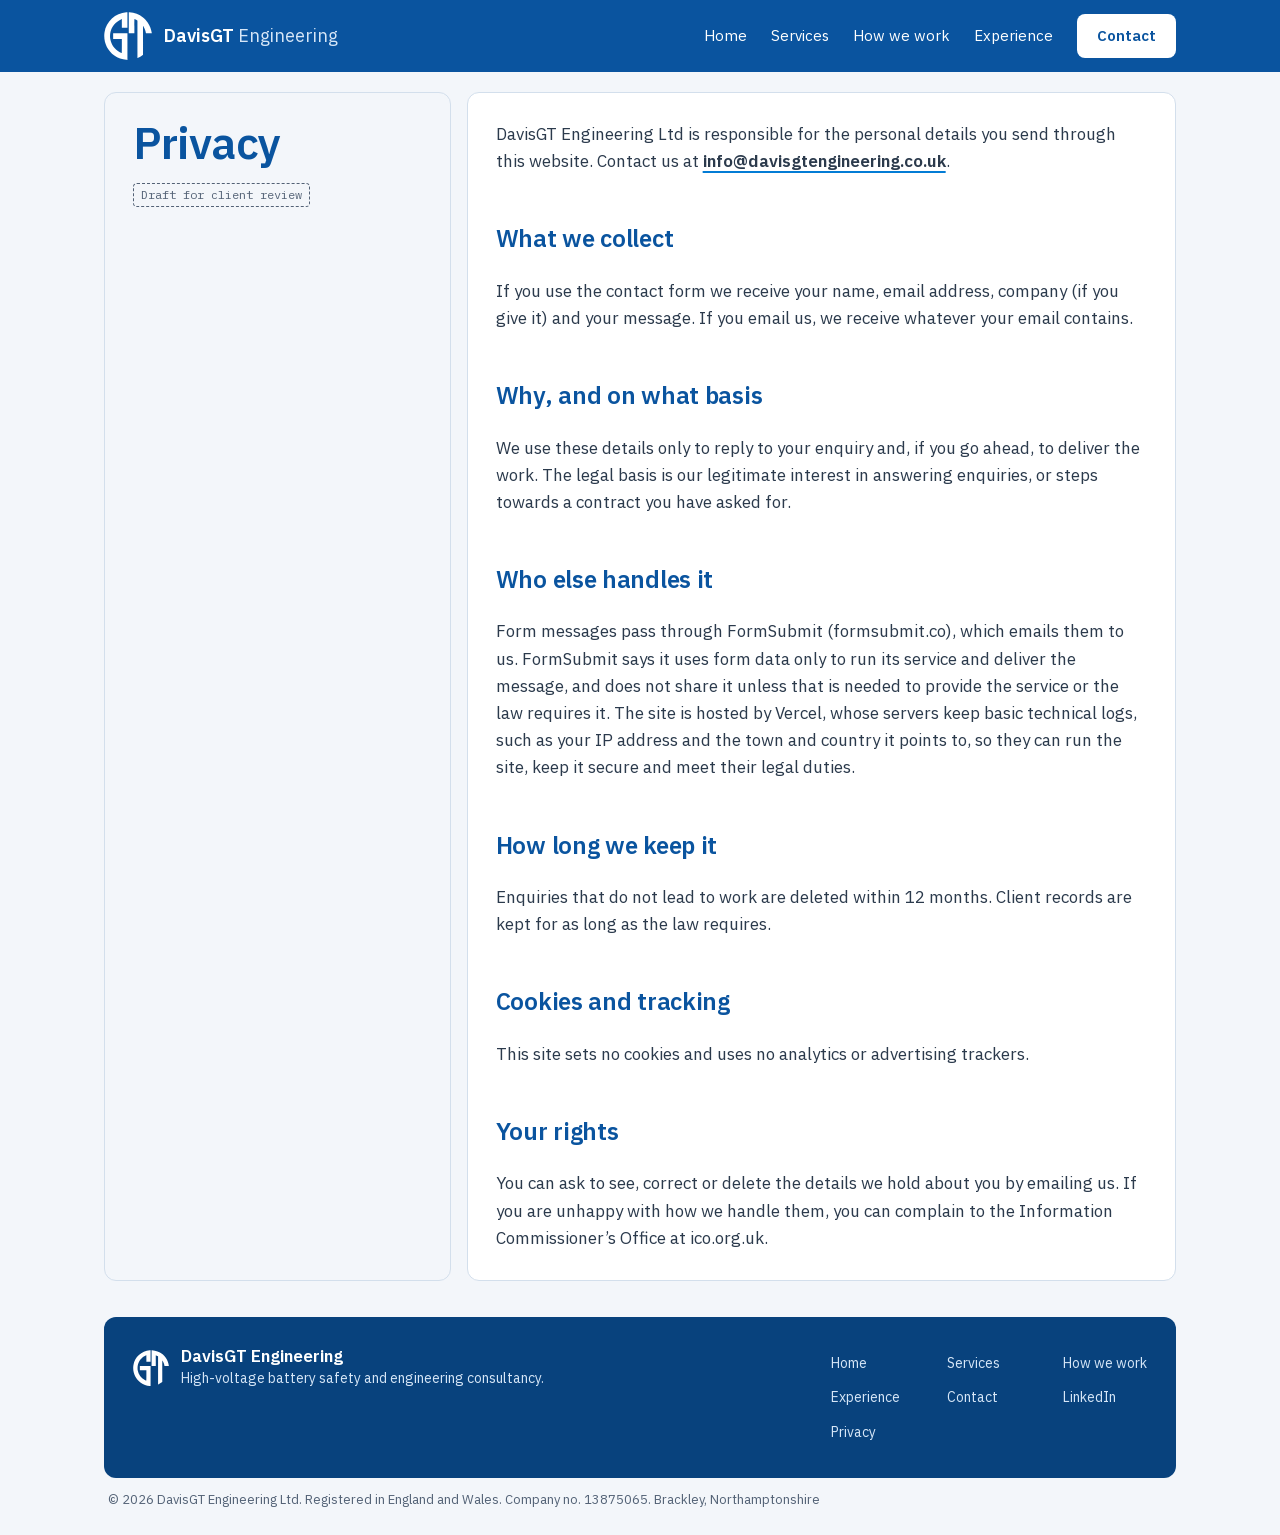
<file: privacy/index.html>
<!DOCTYPE html><!--VbiXjrv2gWbFzsvOPZjqe--><html lang="en-GB" class="__variable_987bfa __variable_90b1ba"><head><meta charSet="utf-8"/><meta name="viewport" content="width=device-width, initial-scale=1, viewport-fit=cover"/><link rel="preload" href="/_next/static/media/26d4368bf94c0ec4-s.p.woff2" as="font" crossorigin="" type="font/woff2"/><link rel="preload" href="/_next/static/media/d3ebbfd689654d3a-s.p.woff2" as="font" crossorigin="" type="font/woff2"/><link rel="stylesheet" href="/_next/static/css/79b086adcc98332b.css" data-precedence="next"/><link rel="preload" as="script" fetchPriority="low" href="/_next/static/chunks/webpack-4db83dc905a9ea92.js"/><script src="/_next/static/chunks/4bd1b696-c023c6e3521b1417.js" async=""></script><script src="/_next/static/chunks/255-2aa030c9ba2867e3.js" async=""></script><script src="/_next/static/chunks/main-app-eeaad996116c66fd.js" async=""></script><script src="/_next/static/chunks/619-ba102abea3e3d0e4.js" async=""></script><script src="/_next/static/chunks/app/layout-133e29e2ac0edc00.js" async=""></script><script src="/_next/static/chunks/app/privacy/page-6ab5efe9fe1a4009.js" async=""></script><meta name="next-size-adjust" content=""/><meta name="theme-color" content="#0A549F"/><title>Privacy | DavisGT Engineering</title><meta name="description" content="How DavisGT Engineering handles the details you send through this website."/><link rel="canonical" href="https://davisgtengineering.co.uk/privacy/"/><meta name="format-detection" content="telephone=no"/><meta property="og:title" content="Privacy | DavisGT Engineering"/><meta property="og:description" content="How DavisGT Engineering handles the details you send through this website."/><meta property="og:site_name" content="DavisGT Engineering"/><meta property="og:locale" content="en_GB"/><meta property="og:type" content="website"/><meta name="twitter:card" content="summary"/><meta name="twitter:title" content="Privacy | DavisGT Engineering"/><meta name="twitter:description" content="How DavisGT Engineering handles the details you send through this website."/><link rel="icon" href="/icon.svg?db9e47ce3513d9be" type="image/svg+xml" sizes="any"/><script src="/_next/static/chunks/polyfills-42372ed130431b0a.js" noModule=""></script></head><body><div hidden=""><!--$--><!--/$--></div><a href="#main" class="sr-only focus:not-sr-only focus:fixed focus:top-3 focus:left-3 focus:z-50 focus:bg-white focus:text-brand focus:px-4 focus:py-3">Skip to content</a><header class="sticky top-0 z-30 pt-[env(safe-area-inset-top)]"><div class="on-brand bg-brand text-white"><div class="wrap flex min-h-16 flex-wrap items-center justify-between gap-x-6 md:min-h-[4.5rem]"><a class="flex min-h-11 items-center gap-3 no-underline" aria-label="DavisGT Engineering, home" href="/"><svg viewBox="372 375 850 850" class="h-11 w-11 shrink-0 text-white md:h-12 md:w-12" aria-hidden="true"><g transform="translate(0 1600) scale(0.1 -0.1)" fill="currentColor"><path d="M7675 12199 c-1955 -147 -3564 -1628 -3859 -3554 -246 -1601 414 -3165 1733 -4109 606 -433 1392 -715 2116 -761 50 -3 116 -8 148 -11 l57 -5 0 2361 0 2360 -1265 0 -1265 0 0 -495 0 -495 770 0 770 0 0 -1250 c0 -1068 -2 -1250 -14 -1250 -24 0 -224 88 -350 153 -898 469 -1518 1321 -1685 2313 -65 391 -52 849 35 1244 219 982 928 1831 1862 2229 78 34 144 61 147 61 3 0 5 -344 5 -765 l0 -765 495 0 495 0 0 1375 0 1375 -42 -1 c-24 -1 -92 -6 -153 -10z M8110 10341 l0 -1871 495 0 495 0 0 1260 c0 693 2 1260 4 1260 27 0 413 -184 504 -240 l32 -20 0 -3315 c0 -1823 2 -3315 5 -3315 3 0 59 24 125 54 231 105 522 280 757 455 l103 76 0 2550 1 2550 20 -24 c71 -85 242 -408 314 -591 75 -193 148 -448 176 -622 l13 -78 516 0 517 0 -13 98 c-90 651 -336 1279 -721 1838 -189 274 -557 666 -823 878 -703 559 -1491 859 -2422 921 l-98 7 0 -1871z"></path></g></svg><span class="text-[1.0625rem] font-semibold md:text-[1.125rem]">DavisGT <span class="font-normal text-on-brand">Engineering</span></span></a><button type="button" class="inline-flex min-h-11 items-center rounded-lg border border-white/50 px-4 text-[15px] font-semibold transition-colors duration-150 hover:border-white md:hidden" aria-expanded="false" aria-controls="main-nav">Menu</button><nav id="main-nav" aria-label="Main" class="hidden w-full flex-col pb-3 md:flex md:w-auto md:flex-row md:items-center md:gap-6 md:pb-0"><a class="relative border-t border-white/15 py-3.5 text-[15px] no-underline transition-colors duration-150 hover:text-sky aria-[current=page]:text-sky md:border-0 md:py-2 md:aria-[current=page]:after:absolute md:aria-[current=page]:after:inset-x-0 md:aria-[current=page]:after:-bottom-[1.05rem] md:aria-[current=page]:after:h-[3px] md:aria-[current=page]:after:bg-sky" href="/">Home</a><a class="relative border-t border-white/15 py-3.5 text-[15px] no-underline transition-colors duration-150 hover:text-sky aria-[current=page]:text-sky md:border-0 md:py-2 md:aria-[current=page]:after:absolute md:aria-[current=page]:after:inset-x-0 md:aria-[current=page]:after:-bottom-[1.05rem] md:aria-[current=page]:after:h-[3px] md:aria-[current=page]:after:bg-sky" href="/services/">Services</a><a class="relative border-t border-white/15 py-3.5 text-[15px] no-underline transition-colors duration-150 hover:text-sky aria-[current=page]:text-sky md:border-0 md:py-2 md:aria-[current=page]:after:absolute md:aria-[current=page]:after:inset-x-0 md:aria-[current=page]:after:-bottom-[1.05rem] md:aria-[current=page]:after:h-[3px] md:aria-[current=page]:after:bg-sky" href="/how-we-work/">How we work</a><a class="relative border-t border-white/15 py-3.5 text-[15px] no-underline transition-colors duration-150 hover:text-sky aria-[current=page]:text-sky md:border-0 md:py-2 md:aria-[current=page]:after:absolute md:aria-[current=page]:after:inset-x-0 md:aria-[current=page]:after:-bottom-[1.05rem] md:aria-[current=page]:after:h-[3px] md:aria-[current=page]:after:bg-sky" href="/experience/">Experience</a><a class="btn btn-light mt-3 min-h-11 md:mt-0" href="/contact/">Contact</a></nav></div></div></header><main id="main" class="sheet"><section class="cells "><div class="cell bg-paper text-brand md:col-span-5 lg:col-span-4 "><h1 class="text-[clamp(1.875rem,3.6vw,2.75rem)] leading-none tracking-[-0.02em]">Privacy</h1><p class="mt-4 text-muted"><span class="draft-tag">Draft for client review</span></p></div><div class="cell bg-white text-brand md:col-span-7 lg:col-span-8 "><div class="flex max-w-[42rem] flex-col gap-5 text-[1.0625rem] text-body [&amp;_h2]:mt-6 [&amp;_h2]:text-[1.5rem] [&amp;_h2]:text-brand"><p>DavisGT Engineering Ltd<!-- --> is responsible for the personal details you send through this website. Contact us at<!-- --> <a class="link" href="mailto:info@davisgtengineering.co.uk">info@davisgtengineering.co.uk</a>.</p><h2>What we collect</h2><p>If you use the contact form we receive your name, email address, company (if you give it) and your message. If you email us, we receive whatever your email contains.</p><h2>Why, and on what basis</h2><p>We use these details only to reply to your enquiry and, if you go ahead, to deliver the work. The legal basis is our legitimate interest in answering enquiries, or steps towards a contract you have asked for.</p><h2>Who else handles it</h2><p>Form messages pass through FormSubmit (formsubmit.co), which emails them to us. FormSubmit says it uses form data only to run its service and deliver the message, and does not share it unless that is needed to provide the service or the law requires it. The site is hosted by Vercel, whose servers keep basic technical logs, such as your IP address and the town and country it points to, so they can run the site, keep it secure and meet their legal duties.</p><h2>How long we keep it</h2><p>Enquiries that do not lead to work are deleted within 12 months. Client records are kept for as long as the law requires.</p><h2>Cookies and tracking</h2><p>This site sets no cookies and uses no analytics or advertising trackers.</p><h2>Your rights</h2><p>You can ask to see, correct or delete the details we hold about you by emailing us. If you are unhappy with how we handle them, you can complain to the Information Commissioner’s Office at ico.org.uk.</p></div></div></section><!--$--><!--/$--></main><footer class="sheet pb-3 md:pb-6"><div class="cell on-brand flex flex-col gap-6 bg-brand-deep text-white md:flex-row md:items-start md:justify-between"><div class="flex items-center gap-3"><svg viewBox="372 375 850 850" class="h-9 w-9 shrink-0 text-white" aria-hidden="true"><g transform="translate(0 1600) scale(0.1 -0.1)" fill="currentColor"><path d="M7675 12199 c-1955 -147 -3564 -1628 -3859 -3554 -246 -1601 414 -3165 1733 -4109 606 -433 1392 -715 2116 -761 50 -3 116 -8 148 -11 l57 -5 0 2361 0 2360 -1265 0 -1265 0 0 -495 0 -495 770 0 770 0 0 -1250 c0 -1068 -2 -1250 -14 -1250 -24 0 -224 88 -350 153 -898 469 -1518 1321 -1685 2313 -65 391 -52 849 35 1244 219 982 928 1831 1862 2229 78 34 144 61 147 61 3 0 5 -344 5 -765 l0 -765 495 0 495 0 0 1375 0 1375 -42 -1 c-24 -1 -92 -6 -153 -10z M8110 10341 l0 -1871 495 0 495 0 0 1260 c0 693 2 1260 4 1260 27 0 413 -184 504 -240 l32 -20 0 -3315 c0 -1823 2 -3315 5 -3315 3 0 59 24 125 54 231 105 522 280 757 455 l103 76 0 2550 1 2550 20 -24 c71 -85 242 -408 314 -591 75 -193 148 -448 176 -622 l13 -78 516 0 517 0 -13 98 c-90 651 -336 1279 -721 1838 -189 274 -557 666 -823 878 -703 559 -1491 859 -2422 921 l-98 7 0 -1871z"></path></g></svg><div><p class="text-[1.0625rem] leading-tight font-semibold">DavisGT Engineering</p><p class="text-[14px] text-on-brand">High-voltage battery safety and engineering consultancy.</p></div></div><nav aria-label="Footer" class="grid grid-cols-2 gap-x-8 text-[14px] text-on-brand sm:grid-cols-3"><a class="py-1.5 no-underline transition-colors duration-150 hover:text-white" href="/">Home</a><a class="py-1.5 no-underline transition-colors duration-150 hover:text-white" href="/services/">Services</a><a class="py-1.5 no-underline transition-colors duration-150 hover:text-white" href="/how-we-work/">How we work</a><a class="py-1.5 no-underline transition-colors duration-150 hover:text-white" href="/experience/">Experience</a><a class="py-1.5 no-underline transition-colors duration-150 hover:text-white" href="/contact/">Contact</a><a href="https://www.linkedin.com/in/darren-davis-33a28642/" target="_blank" rel="noopener noreferrer" class="py-1.5 no-underline transition-colors duration-150 hover:text-white">LinkedIn</a><a class="py-1.5 no-underline transition-colors duration-150 hover:text-white" href="/privacy/">Privacy</a></nav></div><p class="px-1 pt-3 text-[13px] text-muted">© 2026 <!-- -->DavisGT Engineering Ltd<!-- -->. Registered in England and Wales.<!-- --> <!-- -->Company no. <span class="figures">13875065</span>.<!-- --> <!-- -->Brackley, Northamptonshire</p></footer><script type="application/ld+json">{"@context":"https://schema.org","@type":"ProfessionalService","name":"DavisGT Engineering","legalName":"DavisGT Engineering Ltd","url":"https://davisgtengineering.co.uk","email":"info@davisgtengineering.co.uk","description":"Independent high-voltage battery safety and engineering consultancy. Battery build process and quality, safety assessments, safe systems of work, emergency response and incident review.","areaServed":"Europe","sameAs":["https://www.linkedin.com/in/darren-davis-33a28642/"],"founder":{"@type":"Person","name":"Darren Davis","jobTitle":"Principal Consultant","sameAs":"https://www.linkedin.com/in/darren-davis-33a28642/"}}</script><script src="/_next/static/chunks/webpack-4db83dc905a9ea92.js" id="_R_" async=""></script><script>(self.__next_f=self.__next_f||[]).push([0])</script><script>self.__next_f.push([1,"1:\"$Sreact.fragment\"\n2:I[1766,[\"619\",\"static/chunks/619-ba102abea3e3d0e4.js\",\"177\",\"static/chunks/app/layout-133e29e2ac0edc00.js\"],\"Header\"]\n3:I[9766,[],\"\"]\n4:I[8924,[],\"\"]\n5:I[2619,[\"619\",\"static/chunks/619-ba102abea3e3d0e4.js\",\"877\",\"static/chunks/app/privacy/page-6ab5efe9fe1a4009.js\"],\"\"]\nc:I[7150,[],\"\"]\n:HL[\"/_next/static/media/26d4368bf94c0ec4-s.p.woff2\",\"font\",{\"crossOrigin\":\"\",\"type\":\"font/woff2\"}]\n:HL[\"/_next/static/media/d3ebbfd689654d3a-s.p.woff2\",\"font\",{\"crossOrigin\":\"\",\"type\":\"font/woff2\"}]\n:HL[\"/_next/static/css/79b086adcc98332b.css\",\"style\"]\n"])</script><script>self.__next_f.push([1,"0:{\"P\":null,\"b\":\"VbiXjrv2gWbFzsvOPZjqe\",\"p\":\"\",\"c\":[\"\",\"privacy\",\"\"],\"i\":false,\"f\":[[[\"\",{\"children\":[\"privacy\",{\"children\":[\"__PAGE__\",{}]}]},\"$undefined\",\"$undefined\",true],[\"\",[\"$\",\"$1\",\"c\",{\"children\":[[[\"$\",\"link\",\"0\",{\"rel\":\"stylesheet\",\"href\":\"/_next/static/css/79b086adcc98332b.css\",\"precedence\":\"next\",\"crossOrigin\":\"$undefined\",\"nonce\":\"$undefined\"}]],[\"$\",\"html\",null,{\"lang\":\"en-GB\",\"className\":\"__variable_987bfa __variable_90b1ba\",\"children\":[\"$\",\"body\",null,{\"children\":[[\"$\",\"a\",null,{\"href\":\"#main\",\"className\":\"sr-only focus:not-sr-only focus:fixed focus:top-3 focus:left-3 focus:z-50 focus:bg-white focus:text-brand focus:px-4 focus:py-3\",\"children\":\"Skip to content\"}],[\"$\",\"$L2\",null,{}],[\"$\",\"main\",null,{\"id\":\"main\",\"className\":\"sheet\",\"children\":[\"$\",\"$L3\",null,{\"parallelRouterKey\":\"children\",\"error\":\"$undefined\",\"errorStyles\":\"$undefined\",\"errorScripts\":\"$undefined\",\"template\":[\"$\",\"$L4\",null,{}],\"templateStyles\":\"$undefined\",\"templateScripts\":\"$undefined\",\"notFound\":[[\"$\",\"div\",null,{\"className\":\"cells \",\"children\":[[\"$\",\"div\",null,{\"className\":\"cell bg-tint text-brand md:col-span-12 flex flex-col justify-between gap-6\",\"children\":[[\"$\",\"p\",null,{\"className\":\"font-mono text-[13px] leading-snug opacity-85 text-brand\",\"children\":\"404\"}],[\"$\",\"div\",null,{\"children\":[[\"$\",\"h1\",null,{\"className\":\"max-w-[12em] text-[clamp(1.875rem,3.6vw,2.75rem)] leading-[1.05] font-semibold tracking-[-0.02em]\",\"children\":\"This page is not in the file\"}],[\"$\",\"p\",null,{\"className\":\"mt-6 max-w-[34em] text-[1.125rem] text-body\",\"children\":\"The link may be old. Everything on the site is one click from the home page.\"}]]}]]}],[\"$\",\"$L5\",null,{\"href\":\"/\",\"className\":\"cell cell-link group flex flex-col bg-white text-brand hover:text-white focus-visible:text-white md:col-span-12 min-h-32 justify-between\",\"children\":[[\"$\",\"span\",null,{\"className\":\"flex items-start justify-between gap-4 font-mono text-[13px] leading-snug\",\"children\":[[\"$\",\"span\",null,{\"className\":\"muted-on-hover opacity-85\",\"children\":\"Home\"}],[\"$\",\"span\",null,{\"className\":\"arrow -mt-0.5\",\"children\":[\"$\",\"svg\",null,{\"viewBox\":\"0 0 24 24\",\"className\":\"h-7 w-7\",\"aria-hidden\":true,\"fill\":\"none\",\"stroke\":\"currentColor\",\"strokeWidth\":2.25,\"strokeLinecap\":\"round\",\"strokeLinejoin\":\"round\",\"children\":[\"$\",\"g\",null,{\"transform\":\"$undefined\",\"children\":[\"$\",\"path\",null,{\"d\":\"M4 12h15M13 6l6 6-6 6\"}]}]}]}]]}],[\"$\",\"span\",null,{\"className\":\"text-[1.25rem] leading-none font-semibold tracking-[-0.01em]\",\"children\":\"Go to the home page\"}]]}]]}],[]],\"forbidden\":\"$undefined\",\"unauthorized\":\"$undefined\"}]}],[\"$\",\"footer\",null,{\"className\":\"sheet pb-3 md:pb-6\",\"children\":[[\"$\",\"div\",null,{\"className\":\"cell on-brand flex flex-col gap-6 bg-brand-deep text-white md:flex-row md:items-start md:justify-between\",\"children\":[[\"$\",\"div\",null,{\"className\":\"flex items-center gap-3\",\"children\":[[\"$\",\"svg\",null,{\"viewBox\":\"372 375 850 850\",\"className\":\"h-9 w-9 shrink-0 text-white\",\"role\":\"$undefined\",\"aria-label\":\"$undefined\",\"aria-hidden\":true,\"children\":[\"$\",\"g\",null,{\"transform\":\"translate(0 1600) scale(0.1 -0.1)\",\"fill\":\"currentColor\",\"children\":[\"$\",\"path\",null,{\"d\":\"M7675 12199 c-1955 -147 -3564 -1628 -3859 -3554 -246 -1601 414 -3165 1733 -4109 606 -433 1392 -715 2116 -761 50 -3 116 -8 148 -11 l57 -5 0 2361 0 2360 -1265 0 -1265 0 0 -495 0 -495 770 0 770 0 0 -1250 c0 -1068 -2 -1250 -14 -1250 -24 0 -224 88 -350 153 -898 469 -1518 1321 -1685 2313 -65 391 -52 849 35 1244 219 982 928 1831 1862 2229 78 34 144 61 147 61 3 0 5 -344 5 -765 l0 -765 495 0 495 0 0 1375 0 1375 -42 -1 c-24 -1 -92 -6 -153 -10z M8110 10341 l0 -1871 495 0 495 0 0 1260 c0 693 2 1260 4 1260 27 0 413 -184 504 -240 l32 -20 0 -3315 c0 -1823 2 -3315 5 -3315 3 0 59 24 125 54 231 105 522 280 757 455 l103 76 0 2550 1 2550 20 -24 c71 -85 242 -408 314 -591 75 -193 148 -448 176 -622 l13 -78 516 0 517 0 -13 98 c-90 651 -336 1279 -721 1838 -189 274 -557 666 -823 878 -703 559 -1491 859 -2422 921 l-98 7 0 -1871z\"}]}]}],[\"$\",\"div\",null,{\"children\":[[\"$\",\"p\",null,{\"className\":\"text-[1.0625rem] leading-tight font-semibold\",\"children\":\"DavisGT Engineering\"}],[\"$\",\"p\",null,{\"className\":\"text-[14px] text-on-brand\",\"children\":\"High-voltage battery safety and engineering consultancy.\"}]]}]]}],\"$L6\"]}],\"$L7\"]}],\"$L8\"]}]}]]}],{\"children\":[\"privacy\",\"$L9\",{\"children\":[\"__PAGE__\",\"$La\",{},null,false]},null,false]},null,false],\"$Lb\",false]],\"m\":\"$undefined\",\"G\":[\"$c\",[]],\"s\":false,\"S\":true}\n"])</script><script>self.__next_f.push([1,"d:I[4431,[],\"OutletBoundary\"]\nf:I[5278,[],\"AsyncMetadataOutlet\"]\n11:I[4431,[],\"ViewportBoundary\"]\n13:I[4431,[],\"MetadataBoundary\"]\n14:\"$Sreact.suspense\"\n"])</script><script>self.__next_f.push([1,"6:[\"$\",\"nav\",null,{\"aria-label\":\"Footer\",\"className\":\"grid grid-cols-2 gap-x-8 text-[14px] text-on-brand sm:grid-cols-3\",\"children\":[[[\"$\",\"$L5\",\"/\",{\"href\":\"/\",\"className\":\"py-1.5 no-underline transition-colors duration-150 hover:text-white\",\"children\":\"Home\"}],[\"$\",\"$L5\",\"/services/\",{\"href\":\"/services/\",\"className\":\"py-1.5 no-underline transition-colors duration-150 hover:text-white\",\"children\":\"Services\"}],[\"$\",\"$L5\",\"/how-we-work/\",{\"href\":\"/how-we-work/\",\"className\":\"py-1.5 no-underline transition-colors duration-150 hover:text-white\",\"children\":\"How we work\"}],[\"$\",\"$L5\",\"/experience/\",{\"href\":\"/experience/\",\"className\":\"py-1.5 no-underline transition-colors duration-150 hover:text-white\",\"children\":\"Experience\"}],[\"$\",\"$L5\",\"/contact/\",{\"href\":\"/contact/\",\"className\":\"py-1.5 no-underline transition-colors duration-150 hover:text-white\",\"children\":\"Contact\"}]],[\"$\",\"a\",null,{\"href\":\"https://www.linkedin.com/in/darren-davis-33a28642/\",\"target\":\"_blank\",\"rel\":\"noopener noreferrer\",\"className\":\"py-1.5 no-underline transition-colors duration-150 hover:text-white\",\"children\":\"LinkedIn\"}],[\"$\",\"$L5\",null,{\"href\":\"/privacy/\",\"className\":\"py-1.5 no-underline transition-colors duration-150 hover:text-white\",\"children\":\"Privacy\"}]]}]\n"])</script><script>self.__next_f.push([1,"7:[\"$\",\"p\",null,{\"className\":\"px-1 pt-3 text-[13px] text-muted\",\"children\":[\"© 2026 \",\"DavisGT Engineering Ltd\",\". Registered in England and Wales.\",\" \",[\"Company no. \",[\"$\",\"span\",null,{\"className\":\"figures\",\"children\":\"13875065\"}],\".\",\" \"],\"Brackley, Northamptonshire\"]}]\n"])</script><script>self.__next_f.push([1,"8:[\"$\",\"script\",null,{\"type\":\"application/ld+json\",\"dangerouslySetInnerHTML\":{\"__html\":\"{\\\"@context\\\":\\\"https://schema.org\\\",\\\"@type\\\":\\\"ProfessionalService\\\",\\\"name\\\":\\\"DavisGT Engineering\\\",\\\"legalName\\\":\\\"DavisGT Engineering Ltd\\\",\\\"url\\\":\\\"https://davisgtengineering.co.uk\\\",\\\"email\\\":\\\"info@davisgtengineering.co.uk\\\",\\\"description\\\":\\\"Independent high-voltage battery safety and engineering consultancy. Battery build process and quality, safety assessments, safe systems of work, emergency response and incident review.\\\",\\\"areaServed\\\":\\\"Europe\\\",\\\"sameAs\\\":[\\\"https://www.linkedin.com/in/darren-davis-33a28642/\\\"],\\\"founder\\\":{\\\"@type\\\":\\\"Person\\\",\\\"name\\\":\\\"Darren Davis\\\",\\\"jobTitle\\\":\\\"Principal Consultant\\\",\\\"sameAs\\\":\\\"https://www.linkedin.com/in/darren-davis-33a28642/\\\"}}\"}}]\n"])</script><script>self.__next_f.push([1,"9:[\"$\",\"$1\",\"c\",{\"children\":[null,[\"$\",\"$L3\",null,{\"parallelRouterKey\":\"children\",\"error\":\"$undefined\",\"errorStyles\":\"$undefined\",\"errorScripts\":\"$undefined\",\"template\":[\"$\",\"$L4\",null,{}],\"templateStyles\":\"$undefined\",\"templateScripts\":\"$undefined\",\"notFound\":\"$undefined\",\"forbidden\":\"$undefined\",\"unauthorized\":\"$undefined\"}]]}]\n"])</script><script>self.__next_f.push([1,"a:[\"$\",\"$1\",\"c\",{\"children\":[[\"$\",\"section\",null,{\"className\":\"cells \",\"children\":[[\"$\",\"div\",null,{\"className\":\"cell bg-paper text-brand md:col-span-5 lg:col-span-4 \",\"children\":[[\"$\",\"h1\",null,{\"className\":\"text-[clamp(1.875rem,3.6vw,2.75rem)] leading-none tracking-[-0.02em]\",\"children\":\"Privacy\"}],[\"$\",\"p\",null,{\"className\":\"mt-4 text-muted\",\"children\":[\"$\",\"span\",null,{\"className\":\"draft-tag\",\"children\":\"Draft for client review\"}]}]]}],[\"$\",\"div\",null,{\"className\":\"cell bg-white text-brand md:col-span-7 lg:col-span-8 \",\"children\":[\"$\",\"div\",null,{\"className\":\"flex max-w-[42rem] flex-col gap-5 text-[1.0625rem] text-body [\u0026_h2]:mt-6 [\u0026_h2]:text-[1.5rem] [\u0026_h2]:text-brand\",\"children\":[[\"$\",\"p\",null,{\"children\":[\"DavisGT Engineering Ltd\",\" is responsible for the personal details you send through this website. Contact us at\",\" \",[\"$\",\"a\",null,{\"className\":\"link\",\"href\":\"mailto:info@davisgtengineering.co.uk\",\"children\":\"info@davisgtengineering.co.uk\"}],\".\"]}],[\"$\",\"h2\",null,{\"children\":\"What we collect\"}],[\"$\",\"p\",null,{\"children\":\"If you use the contact form we receive your name, email address, company (if you give it) and your message. If you email us, we receive whatever your email contains.\"}],[\"$\",\"h2\",null,{\"children\":\"Why, and on what basis\"}],[\"$\",\"p\",null,{\"children\":\"We use these details only to reply to your enquiry and, if you go ahead, to deliver the work. The legal basis is our legitimate interest in answering enquiries, or steps towards a contract you have asked for.\"}],[\"$\",\"h2\",null,{\"children\":\"Who else handles it\"}],[\"$\",\"p\",null,{\"children\":\"Form messages pass through FormSubmit (formsubmit.co), which emails them to us. FormSubmit says it uses form data only to run its service and deliver the message, and does not share it unless that is needed to provide the service or the law requires it. The site is hosted by Vercel, whose servers keep basic technical logs, such as your IP address and the town and country it points to, so they can run the site, keep it secure and meet their legal duties.\"}],[\"$\",\"h2\",null,{\"children\":\"How long we keep it\"}],[\"$\",\"p\",null,{\"children\":\"Enquiries that do not lead to work are deleted within 12 months. Client records are kept for as long as the law requires.\"}],[\"$\",\"h2\",null,{\"children\":\"Cookies and tracking\"}],[\"$\",\"p\",null,{\"children\":\"This site sets no cookies and uses no analytics or advertising trackers.\"}],[\"$\",\"h2\",null,{\"children\":\"Your rights\"}],[\"$\",\"p\",null,{\"children\":\"You can ask to see, correct or delete the details we hold about you by emailing us. If you are unhappy with how we handle them, you can complain to the Information Commissioner’s Office at ico.org.uk.\"}]]}]}]]}],null,[\"$\",\"$Ld\",null,{\"children\":[\"$Le\",[\"$\",\"$Lf\",null,{\"promise\":\"$@10\"}]]}]]}]\n"])</script><script>self.__next_f.push([1,"b:[\"$\",\"$1\",\"h\",{\"children\":[null,[[\"$\",\"$L11\",null,{\"children\":\"$L12\"}],[\"$\",\"meta\",null,{\"name\":\"next-size-adjust\",\"content\":\"\"}]],[\"$\",\"$L13\",null,{\"children\":[\"$\",\"div\",null,{\"hidden\":true,\"children\":[\"$\",\"$14\",null,{\"fallback\":null,\"children\":\"$L15\"}]}]}]]}]\n"])</script><script>self.__next_f.push([1,"12:[[\"$\",\"meta\",\"0\",{\"charSet\":\"utf-8\"}],[\"$\",\"meta\",\"1\",{\"name\":\"viewport\",\"content\":\"width=device-width, initial-scale=1, viewport-fit=cover\"}],[\"$\",\"meta\",\"2\",{\"name\":\"theme-color\",\"content\":\"#0A549F\"}]]\ne:null\n"])</script><script>self.__next_f.push([1,"16:I[622,[],\"IconMark\"]\n"])</script><script>self.__next_f.push([1,"10:{\"metadata\":[[\"$\",\"title\",\"0\",{\"children\":\"Privacy | DavisGT Engineering\"}],[\"$\",\"meta\",\"1\",{\"name\":\"description\",\"content\":\"How DavisGT Engineering handles the details you send through this website.\"}],[\"$\",\"link\",\"2\",{\"rel\":\"canonical\",\"href\":\"https://davisgtengineering.co.uk/privacy/\"}],[\"$\",\"meta\",\"3\",{\"name\":\"format-detection\",\"content\":\"telephone=no\"}],[\"$\",\"meta\",\"4\",{\"property\":\"og:title\",\"content\":\"Privacy | DavisGT Engineering\"}],[\"$\",\"meta\",\"5\",{\"property\":\"og:description\",\"content\":\"How DavisGT Engineering handles the details you send through this website.\"}],[\"$\",\"meta\",\"6\",{\"property\":\"og:site_name\",\"content\":\"DavisGT Engineering\"}],[\"$\",\"meta\",\"7\",{\"property\":\"og:locale\",\"content\":\"en_GB\"}],[\"$\",\"meta\",\"8\",{\"property\":\"og:type\",\"content\":\"website\"}],[\"$\",\"meta\",\"9\",{\"name\":\"twitter:card\",\"content\":\"summary\"}],[\"$\",\"meta\",\"10\",{\"name\":\"twitter:title\",\"content\":\"Privacy | DavisGT Engineering\"}],[\"$\",\"meta\",\"11\",{\"name\":\"twitter:description\",\"content\":\"How DavisGT Engineering handles the details you send through this website.\"}],[\"$\",\"link\",\"12\",{\"rel\":\"icon\",\"href\":\"/icon.svg?db9e47ce3513d9be\",\"type\":\"image/svg+xml\",\"sizes\":\"any\"}],[\"$\",\"$L16\",\"13\",{}]],\"error\":null,\"digest\":\"$undefined\"}\n"])</script><script>self.__next_f.push([1,"15:\"$10:metadata\"\n"])</script></body></html>
</file>
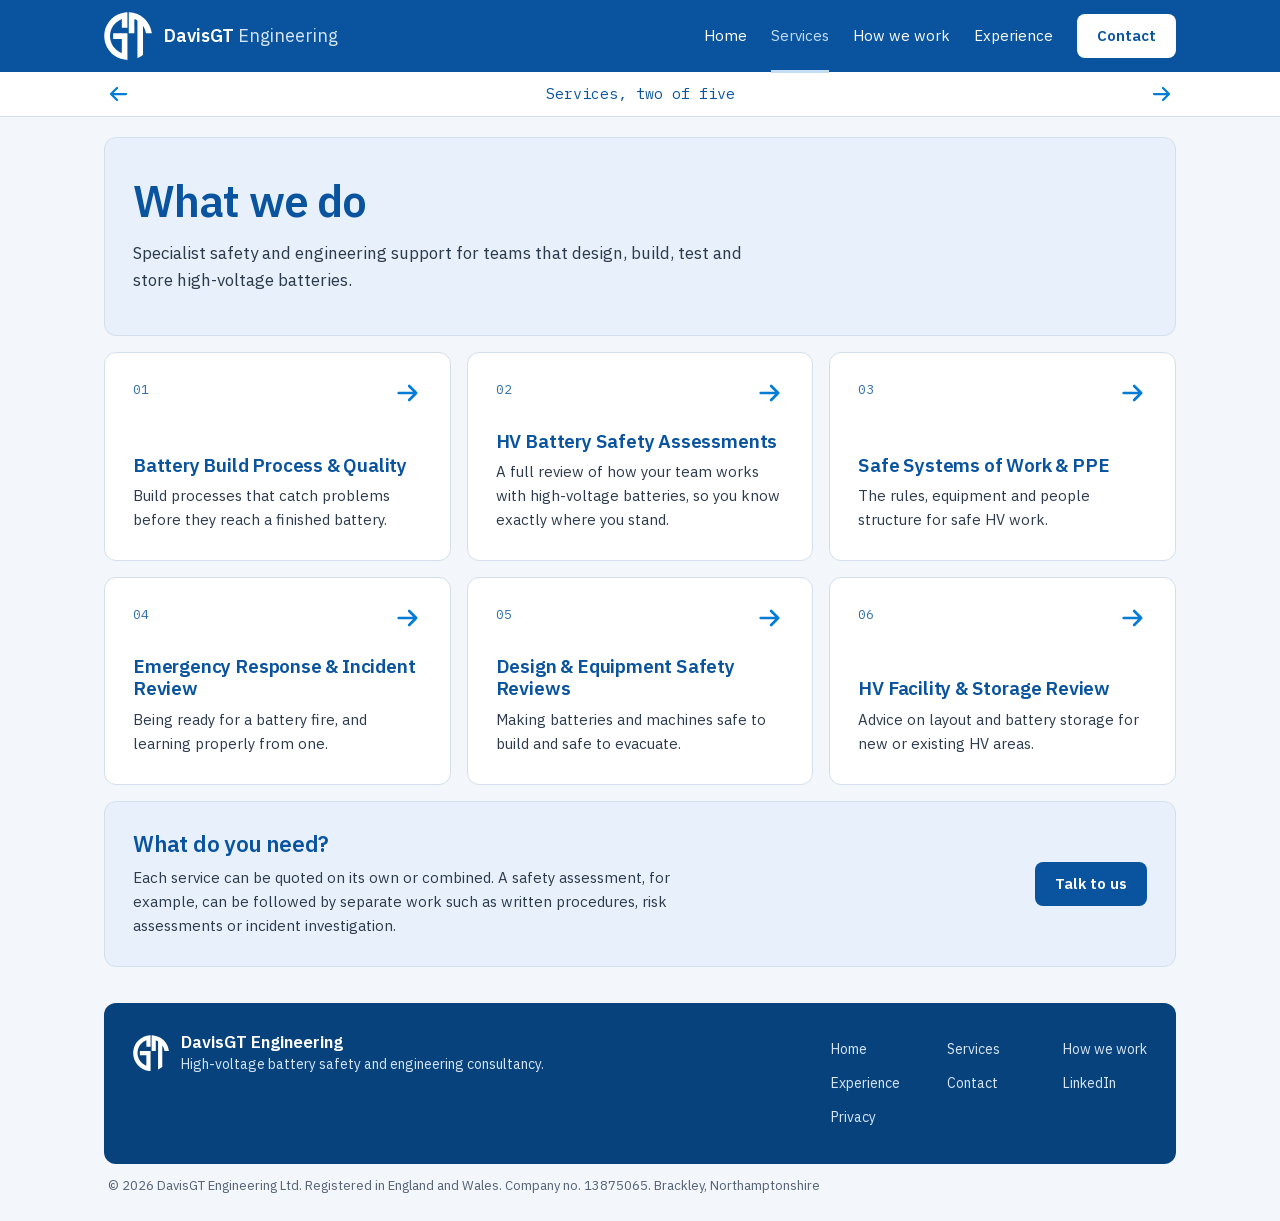
<file: services/index.html>
<!DOCTYPE html><!--VbiXjrv2gWbFzsvOPZjqe--><html lang="en-GB" class="__variable_987bfa __variable_90b1ba"><head><meta charSet="utf-8"/><meta name="viewport" content="width=device-width, initial-scale=1, viewport-fit=cover"/><link rel="preload" href="/_next/static/media/26d4368bf94c0ec4-s.p.woff2" as="font" crossorigin="" type="font/woff2"/><link rel="preload" href="/_next/static/media/d3ebbfd689654d3a-s.p.woff2" as="font" crossorigin="" type="font/woff2"/><link rel="stylesheet" href="/_next/static/css/79b086adcc98332b.css" data-precedence="next"/><link rel="preload" as="script" fetchPriority="low" href="/_next/static/chunks/webpack-4db83dc905a9ea92.js"/><script src="/_next/static/chunks/4bd1b696-c023c6e3521b1417.js" async=""></script><script src="/_next/static/chunks/255-2aa030c9ba2867e3.js" async=""></script><script src="/_next/static/chunks/main-app-eeaad996116c66fd.js" async=""></script><script src="/_next/static/chunks/619-ba102abea3e3d0e4.js" async=""></script><script src="/_next/static/chunks/app/layout-133e29e2ac0edc00.js" async=""></script><script src="/_next/static/chunks/app/services/page-d8b754def9a9d47a.js" async=""></script><meta name="next-size-adjust" content=""/><meta name="theme-color" content="#0A549F"/><title>Services | DavisGT Engineering</title><meta name="description" content="Battery build process and quality, HV battery safety assessments, safe systems of work and PPE, emergency response and incident review, design and equipment reviews, HV facility and storage review."/><link rel="canonical" href="https://davisgtengineering.co.uk/services/"/><meta name="format-detection" content="telephone=no"/><meta property="og:title" content="Services | DavisGT Engineering"/><meta property="og:description" content="Battery build process and quality, HV battery safety assessments, safe systems of work and PPE, emergency response and incident review, design and equipment reviews, HV facility and storage review."/><meta property="og:site_name" content="DavisGT Engineering"/><meta property="og:locale" content="en_GB"/><meta property="og:type" content="website"/><meta name="twitter:card" content="summary"/><meta name="twitter:title" content="Services | DavisGT Engineering"/><meta name="twitter:description" content="Battery build process and quality, HV battery safety assessments, safe systems of work and PPE, emergency response and incident review, design and equipment reviews, HV facility and storage review."/><link rel="icon" href="/icon.svg?db9e47ce3513d9be" type="image/svg+xml" sizes="any"/><script src="/_next/static/chunks/polyfills-42372ed130431b0a.js" noModule=""></script></head><body><div hidden=""><!--$--><!--/$--></div><a href="#main" class="sr-only focus:not-sr-only focus:fixed focus:top-3 focus:left-3 focus:z-50 focus:bg-white focus:text-brand focus:px-4 focus:py-3">Skip to content</a><header class="sticky top-0 z-30 pt-[env(safe-area-inset-top)]"><div class="on-brand bg-brand text-white"><div class="wrap flex min-h-16 flex-wrap items-center justify-between gap-x-6 md:min-h-[4.5rem]"><a class="flex min-h-11 items-center gap-3 no-underline" aria-label="DavisGT Engineering, home" href="/"><svg viewBox="372 375 850 850" class="h-11 w-11 shrink-0 text-white md:h-12 md:w-12" aria-hidden="true"><g transform="translate(0 1600) scale(0.1 -0.1)" fill="currentColor"><path d="M7675 12199 c-1955 -147 -3564 -1628 -3859 -3554 -246 -1601 414 -3165 1733 -4109 606 -433 1392 -715 2116 -761 50 -3 116 -8 148 -11 l57 -5 0 2361 0 2360 -1265 0 -1265 0 0 -495 0 -495 770 0 770 0 0 -1250 c0 -1068 -2 -1250 -14 -1250 -24 0 -224 88 -350 153 -898 469 -1518 1321 -1685 2313 -65 391 -52 849 35 1244 219 982 928 1831 1862 2229 78 34 144 61 147 61 3 0 5 -344 5 -765 l0 -765 495 0 495 0 0 1375 0 1375 -42 -1 c-24 -1 -92 -6 -153 -10z M8110 10341 l0 -1871 495 0 495 0 0 1260 c0 693 2 1260 4 1260 27 0 413 -184 504 -240 l32 -20 0 -3315 c0 -1823 2 -3315 5 -3315 3 0 59 24 125 54 231 105 522 280 757 455 l103 76 0 2550 1 2550 20 -24 c71 -85 242 -408 314 -591 75 -193 148 -448 176 -622 l13 -78 516 0 517 0 -13 98 c-90 651 -336 1279 -721 1838 -189 274 -557 666 -823 878 -703 559 -1491 859 -2422 921 l-98 7 0 -1871z"></path></g></svg><span class="text-[1.0625rem] font-semibold md:text-[1.125rem]">DavisGT <span class="font-normal text-on-brand">Engineering</span></span></a><button type="button" class="inline-flex min-h-11 items-center rounded-lg border border-white/50 px-4 text-[15px] font-semibold transition-colors duration-150 hover:border-white md:hidden" aria-expanded="false" aria-controls="main-nav">Menu</button><nav id="main-nav" aria-label="Main" class="hidden w-full flex-col pb-3 md:flex md:w-auto md:flex-row md:items-center md:gap-6 md:pb-0"><a class="relative border-t border-white/15 py-3.5 text-[15px] no-underline transition-colors duration-150 hover:text-sky aria-[current=page]:text-sky md:border-0 md:py-2 md:aria-[current=page]:after:absolute md:aria-[current=page]:after:inset-x-0 md:aria-[current=page]:after:-bottom-[1.05rem] md:aria-[current=page]:after:h-[3px] md:aria-[current=page]:after:bg-sky" href="/">Home</a><a aria-current="page" class="relative border-t border-white/15 py-3.5 text-[15px] no-underline transition-colors duration-150 hover:text-sky aria-[current=page]:text-sky md:border-0 md:py-2 md:aria-[current=page]:after:absolute md:aria-[current=page]:after:inset-x-0 md:aria-[current=page]:after:-bottom-[1.05rem] md:aria-[current=page]:after:h-[3px] md:aria-[current=page]:after:bg-sky" href="/services/">Services</a><a class="relative border-t border-white/15 py-3.5 text-[15px] no-underline transition-colors duration-150 hover:text-sky aria-[current=page]:text-sky md:border-0 md:py-2 md:aria-[current=page]:after:absolute md:aria-[current=page]:after:inset-x-0 md:aria-[current=page]:after:-bottom-[1.05rem] md:aria-[current=page]:after:h-[3px] md:aria-[current=page]:after:bg-sky" href="/how-we-work/">How we work</a><a class="relative border-t border-white/15 py-3.5 text-[15px] no-underline transition-colors duration-150 hover:text-sky aria-[current=page]:text-sky md:border-0 md:py-2 md:aria-[current=page]:after:absolute md:aria-[current=page]:after:inset-x-0 md:aria-[current=page]:after:-bottom-[1.05rem] md:aria-[current=page]:after:h-[3px] md:aria-[current=page]:after:bg-sky" href="/experience/">Experience</a><a class="btn btn-light mt-3 min-h-11 md:mt-0" href="/contact/">Contact</a></nav></div></div><nav aria-label="Sheet" class="border-b border-line bg-white"><div class="wrap flex items-center justify-between gap-2 px-1! md:px-4!"><a aria-label="Back: Home" title="Home" class="grid h-11 w-11 shrink-0 place-items-center rounded-lg text-action transition-colors duration-150 hover:bg-tint hover:text-brand" href="/"><svg viewBox="0 0 24 24" class="h-6 w-6" aria-hidden="true" fill="none" stroke="currentColor" stroke-width="2.25" stroke-linecap="round" stroke-linejoin="round"><g transform="rotate(180 12 12)"><path d="M4 12h15M13 6l6 6-6 6"></path></g></svg></a><p class="min-w-0 truncate text-center font-mono text-[14px] text-brand md:text-[15px]" aria-live="polite">Services, two of five</p><a aria-label="Forward: How we work" title="How we work" class="grid h-11 w-11 shrink-0 place-items-center rounded-lg text-action transition-colors duration-150 hover:bg-tint hover:text-brand" href="/how-we-work/"><svg viewBox="0 0 24 24" class="h-6 w-6" aria-hidden="true" fill="none" stroke="currentColor" stroke-width="2.25" stroke-linecap="round" stroke-linejoin="round"><g><path d="M4 12h15M13 6l6 6-6 6"></path></g></svg></a></div></nav></header><main id="main" class="sheet"><section class="cells "><div class="cell bg-tint text-brand md:col-span-12 md:py-10!"><h1 class="max-w-[18em] text-[clamp(1.875rem,3.6vw,2.75rem)] leading-[1.05] font-semibold tracking-[-0.02em]"><span class="sr-only">What we do</span><span aria-hidden="true"><span class="word"><span style="--i:0">What</span></span> <span class="word"><span style="--i:1">we</span></span> <span class="word"><span style="--i:2">do</span></span></span></h1><p class="mt-4 max-w-[38em] text-[1.0625rem] text-body">Specialist safety and engineering support for teams that design, build, test and store high-voltage batteries.</p></div></section><nav class="cells " aria-label="Services"><a class="cell cell-link group flex flex-col bg-white text-brand hover:text-white focus-visible:text-white md:col-span-6 lg:col-span-4 min-h-44 justify-between gap-6" href="/services/build-process/"><span class="flex items-start justify-between gap-4 font-mono text-[13px] leading-snug"><span class="muted-on-hover opacity-85"><span class="figures">01</span></span><span class="arrow -mt-0.5"><svg viewBox="0 0 24 24" class="h-7 w-7" aria-hidden="true" fill="none" stroke="currentColor" stroke-width="2.25" stroke-linecap="round" stroke-linejoin="round"><g><path d="M4 12h15M13 6l6 6-6 6"></path></g></svg></span></span><span><span class="block text-[1.1875rem] leading-[1.15] font-semibold tracking-[-0.01em]">Battery Build Process &amp; Quality</span><span class="mt-2 block text-[15px] text-body transition-colors duration-200 group-hover:text-on-brand">Build processes that catch problems before they reach a finished battery.</span></span></a><a class="cell cell-link group flex flex-col bg-white text-brand hover:text-white focus-visible:text-white md:col-span-6 lg:col-span-4 min-h-44 justify-between gap-6" href="/services/safety-assessments/"><span class="flex items-start justify-between gap-4 font-mono text-[13px] leading-snug"><span class="muted-on-hover opacity-85"><span class="figures">02</span></span><span class="arrow -mt-0.5"><svg viewBox="0 0 24 24" class="h-7 w-7" aria-hidden="true" fill="none" stroke="currentColor" stroke-width="2.25" stroke-linecap="round" stroke-linejoin="round"><g><path d="M4 12h15M13 6l6 6-6 6"></path></g></svg></span></span><span><span class="block text-[1.1875rem] leading-[1.15] font-semibold tracking-[-0.01em]">HV Battery Safety Assessments</span><span class="mt-2 block text-[15px] text-body transition-colors duration-200 group-hover:text-on-brand">A full review of how your team works with high-voltage batteries, so you know exactly where you stand.</span></span></a><a class="cell cell-link group flex flex-col bg-white text-brand hover:text-white focus-visible:text-white md:col-span-6 lg:col-span-4 min-h-44 justify-between gap-6" href="/services/safe-systems/"><span class="flex items-start justify-between gap-4 font-mono text-[13px] leading-snug"><span class="muted-on-hover opacity-85"><span class="figures">03</span></span><span class="arrow -mt-0.5"><svg viewBox="0 0 24 24" class="h-7 w-7" aria-hidden="true" fill="none" stroke="currentColor" stroke-width="2.25" stroke-linecap="round" stroke-linejoin="round"><g><path d="M4 12h15M13 6l6 6-6 6"></path></g></svg></span></span><span><span class="block text-[1.1875rem] leading-[1.15] font-semibold tracking-[-0.01em]">Safe Systems of Work &amp; PPE</span><span class="mt-2 block text-[15px] text-body transition-colors duration-200 group-hover:text-on-brand">The rules, equipment and people structure for safe HV work.</span></span></a><a class="cell cell-link group flex flex-col bg-white text-brand hover:text-white focus-visible:text-white md:col-span-6 lg:col-span-4 min-h-44 justify-between gap-6" href="/services/emergency-response/"><span class="flex items-start justify-between gap-4 font-mono text-[13px] leading-snug"><span class="muted-on-hover opacity-85"><span class="figures">04</span></span><span class="arrow -mt-0.5"><svg viewBox="0 0 24 24" class="h-7 w-7" aria-hidden="true" fill="none" stroke="currentColor" stroke-width="2.25" stroke-linecap="round" stroke-linejoin="round"><g><path d="M4 12h15M13 6l6 6-6 6"></path></g></svg></span></span><span><span class="block text-[1.1875rem] leading-[1.15] font-semibold tracking-[-0.01em]">Emergency Response &amp; Incident Review</span><span class="mt-2 block text-[15px] text-body transition-colors duration-200 group-hover:text-on-brand">Being ready for a battery fire, and learning properly from one.</span></span></a><a class="cell cell-link group flex flex-col bg-white text-brand hover:text-white focus-visible:text-white md:col-span-6 lg:col-span-4 min-h-44 justify-between gap-6" href="/services/design-reviews/"><span class="flex items-start justify-between gap-4 font-mono text-[13px] leading-snug"><span class="muted-on-hover opacity-85"><span class="figures">05</span></span><span class="arrow -mt-0.5"><svg viewBox="0 0 24 24" class="h-7 w-7" aria-hidden="true" fill="none" stroke="currentColor" stroke-width="2.25" stroke-linecap="round" stroke-linejoin="round"><g><path d="M4 12h15M13 6l6 6-6 6"></path></g></svg></span></span><span><span class="block text-[1.1875rem] leading-[1.15] font-semibold tracking-[-0.01em]">Design &amp; Equipment Safety Reviews</span><span class="mt-2 block text-[15px] text-body transition-colors duration-200 group-hover:text-on-brand">Making batteries and machines safe to build and safe to evacuate.</span></span></a><a class="cell cell-link group flex flex-col bg-white text-brand hover:text-white focus-visible:text-white md:col-span-6 lg:col-span-4 min-h-44 justify-between gap-6" href="/services/facility-storage/"><span class="flex items-start justify-between gap-4 font-mono text-[13px] leading-snug"><span class="muted-on-hover opacity-85"><span class="figures">06</span></span><span class="arrow -mt-0.5"><svg viewBox="0 0 24 24" class="h-7 w-7" aria-hidden="true" fill="none" stroke="currentColor" stroke-width="2.25" stroke-linecap="round" stroke-linejoin="round"><g><path d="M4 12h15M13 6l6 6-6 6"></path></g></svg></span></span><span><span class="block text-[1.1875rem] leading-[1.15] font-semibold tracking-[-0.01em]">HV Facility &amp; Storage Review</span><span class="mt-2 block text-[15px] text-body transition-colors duration-200 group-hover:text-on-brand">Advice on layout and battery storage for new or existing HV areas.</span></span></a></nav><section class="cells " aria-labelledby="need"><div class="cell bg-tint text-brand md:col-span-12 flex flex-col gap-5 md:flex-row md:items-center md:justify-between"><div><h2 id="need" class="text-[1.375rem] leading-tight tracking-[-0.01em]">What do you need?</h2><p class="mt-2 max-w-[40em] text-[15px] text-body">Each service can be quoted on its own or combined. A safety assessment, for example, can be followed by separate work such as written procedures, risk assessments or incident investigation.</p></div><a class="btn btn-brand shrink-0 self-start md:self-center" href="/contact/">Talk to us</a></div></section><!--$--><!--/$--></main><footer class="sheet pb-3 md:pb-6"><div class="cell on-brand flex flex-col gap-6 bg-brand-deep text-white md:flex-row md:items-start md:justify-between"><div class="flex items-center gap-3"><svg viewBox="372 375 850 850" class="h-9 w-9 shrink-0 text-white" aria-hidden="true"><g transform="translate(0 1600) scale(0.1 -0.1)" fill="currentColor"><path d="M7675 12199 c-1955 -147 -3564 -1628 -3859 -3554 -246 -1601 414 -3165 1733 -4109 606 -433 1392 -715 2116 -761 50 -3 116 -8 148 -11 l57 -5 0 2361 0 2360 -1265 0 -1265 0 0 -495 0 -495 770 0 770 0 0 -1250 c0 -1068 -2 -1250 -14 -1250 -24 0 -224 88 -350 153 -898 469 -1518 1321 -1685 2313 -65 391 -52 849 35 1244 219 982 928 1831 1862 2229 78 34 144 61 147 61 3 0 5 -344 5 -765 l0 -765 495 0 495 0 0 1375 0 1375 -42 -1 c-24 -1 -92 -6 -153 -10z M8110 10341 l0 -1871 495 0 495 0 0 1260 c0 693 2 1260 4 1260 27 0 413 -184 504 -240 l32 -20 0 -3315 c0 -1823 2 -3315 5 -3315 3 0 59 24 125 54 231 105 522 280 757 455 l103 76 0 2550 1 2550 20 -24 c71 -85 242 -408 314 -591 75 -193 148 -448 176 -622 l13 -78 516 0 517 0 -13 98 c-90 651 -336 1279 -721 1838 -189 274 -557 666 -823 878 -703 559 -1491 859 -2422 921 l-98 7 0 -1871z"></path></g></svg><div><p class="text-[1.0625rem] leading-tight font-semibold">DavisGT Engineering</p><p class="text-[14px] text-on-brand">High-voltage battery safety and engineering consultancy.</p></div></div><nav aria-label="Footer" class="grid grid-cols-2 gap-x-8 text-[14px] text-on-brand sm:grid-cols-3"><a class="py-1.5 no-underline transition-colors duration-150 hover:text-white" href="/">Home</a><a class="py-1.5 no-underline transition-colors duration-150 hover:text-white" href="/services/">Services</a><a class="py-1.5 no-underline transition-colors duration-150 hover:text-white" href="/how-we-work/">How we work</a><a class="py-1.5 no-underline transition-colors duration-150 hover:text-white" href="/experience/">Experience</a><a class="py-1.5 no-underline transition-colors duration-150 hover:text-white" href="/contact/">Contact</a><a href="https://www.linkedin.com/in/darren-davis-33a28642/" target="_blank" rel="noopener noreferrer" class="py-1.5 no-underline transition-colors duration-150 hover:text-white">LinkedIn</a><a class="py-1.5 no-underline transition-colors duration-150 hover:text-white" href="/privacy/">Privacy</a></nav></div><p class="px-1 pt-3 text-[13px] text-muted">© 2026 <!-- -->DavisGT Engineering Ltd<!-- -->. Registered in England and Wales.<!-- --> <!-- -->Company no. <span class="figures">13875065</span>.<!-- --> <!-- -->Brackley, Northamptonshire</p></footer><script type="application/ld+json">{"@context":"https://schema.org","@type":"ProfessionalService","name":"DavisGT Engineering","legalName":"DavisGT Engineering Ltd","url":"https://davisgtengineering.co.uk","email":"info@davisgtengineering.co.uk","description":"Independent high-voltage battery safety and engineering consultancy. Battery build process and quality, safety assessments, safe systems of work, emergency response and incident review.","areaServed":"Europe","sameAs":["https://www.linkedin.com/in/darren-davis-33a28642/"],"founder":{"@type":"Person","name":"Darren Davis","jobTitle":"Principal Consultant","sameAs":"https://www.linkedin.com/in/darren-davis-33a28642/"}}</script><script src="/_next/static/chunks/webpack-4db83dc905a9ea92.js" id="_R_" async=""></script><script>(self.__next_f=self.__next_f||[]).push([0])</script><script>self.__next_f.push([1,"1:\"$Sreact.fragment\"\n2:I[1766,[\"619\",\"static/chunks/619-ba102abea3e3d0e4.js\",\"177\",\"static/chunks/app/layout-133e29e2ac0edc00.js\"],\"Header\"]\n3:I[9766,[],\"\"]\n4:I[8924,[],\"\"]\n5:I[2619,[\"619\",\"static/chunks/619-ba102abea3e3d0e4.js\",\"763\",\"static/chunks/app/services/page-d8b754def9a9d47a.js\"],\"\"]\nc:I[7150,[],\"\"]\n:HL[\"/_next/static/media/26d4368bf94c0ec4-s.p.woff2\",\"font\",{\"crossOrigin\":\"\",\"type\":\"font/woff2\"}]\n:HL[\"/_next/static/media/d3ebbfd689654d3a-s.p.woff2\",\"font\",{\"crossOrigin\":\"\",\"type\":\"font/woff2\"}]\n:HL[\"/_next/static/css/79b086adcc98332b.css\",\"style\"]\n"])</script><script>self.__next_f.push([1,"0:{\"P\":null,\"b\":\"VbiXjrv2gWbFzsvOPZjqe\",\"p\":\"\",\"c\":[\"\",\"services\",\"\"],\"i\":false,\"f\":[[[\"\",{\"children\":[\"services\",{\"children\":[\"__PAGE__\",{}]}]},\"$undefined\",\"$undefined\",true],[\"\",[\"$\",\"$1\",\"c\",{\"children\":[[[\"$\",\"link\",\"0\",{\"rel\":\"stylesheet\",\"href\":\"/_next/static/css/79b086adcc98332b.css\",\"precedence\":\"next\",\"crossOrigin\":\"$undefined\",\"nonce\":\"$undefined\"}]],[\"$\",\"html\",null,{\"lang\":\"en-GB\",\"className\":\"__variable_987bfa __variable_90b1ba\",\"children\":[\"$\",\"body\",null,{\"children\":[[\"$\",\"a\",null,{\"href\":\"#main\",\"className\":\"sr-only focus:not-sr-only focus:fixed focus:top-3 focus:left-3 focus:z-50 focus:bg-white focus:text-brand focus:px-4 focus:py-3\",\"children\":\"Skip to content\"}],[\"$\",\"$L2\",null,{}],[\"$\",\"main\",null,{\"id\":\"main\",\"className\":\"sheet\",\"children\":[\"$\",\"$L3\",null,{\"parallelRouterKey\":\"children\",\"error\":\"$undefined\",\"errorStyles\":\"$undefined\",\"errorScripts\":\"$undefined\",\"template\":[\"$\",\"$L4\",null,{}],\"templateStyles\":\"$undefined\",\"templateScripts\":\"$undefined\",\"notFound\":[[\"$\",\"div\",null,{\"className\":\"cells \",\"children\":[[\"$\",\"div\",null,{\"className\":\"cell bg-tint text-brand md:col-span-12 flex flex-col justify-between gap-6\",\"children\":[[\"$\",\"p\",null,{\"className\":\"font-mono text-[13px] leading-snug opacity-85 text-brand\",\"children\":\"404\"}],[\"$\",\"div\",null,{\"children\":[[\"$\",\"h1\",null,{\"className\":\"max-w-[12em] text-[clamp(1.875rem,3.6vw,2.75rem)] leading-[1.05] font-semibold tracking-[-0.02em]\",\"children\":\"This page is not in the file\"}],[\"$\",\"p\",null,{\"className\":\"mt-6 max-w-[34em] text-[1.125rem] text-body\",\"children\":\"The link may be old. Everything on the site is one click from the home page.\"}]]}]]}],[\"$\",\"$L5\",null,{\"href\":\"/\",\"className\":\"cell cell-link group flex flex-col bg-white text-brand hover:text-white focus-visible:text-white md:col-span-12 min-h-32 justify-between\",\"children\":[[\"$\",\"span\",null,{\"className\":\"flex items-start justify-between gap-4 font-mono text-[13px] leading-snug\",\"children\":[[\"$\",\"span\",null,{\"className\":\"muted-on-hover opacity-85\",\"children\":\"Home\"}],[\"$\",\"span\",null,{\"className\":\"arrow -mt-0.5\",\"children\":[\"$\",\"svg\",null,{\"viewBox\":\"0 0 24 24\",\"className\":\"h-7 w-7\",\"aria-hidden\":true,\"fill\":\"none\",\"stroke\":\"currentColor\",\"strokeWidth\":2.25,\"strokeLinecap\":\"round\",\"strokeLinejoin\":\"round\",\"children\":[\"$\",\"g\",null,{\"transform\":\"$undefined\",\"children\":[\"$\",\"path\",null,{\"d\":\"M4 12h15M13 6l6 6-6 6\"}]}]}]}]]}],[\"$\",\"span\",null,{\"className\":\"text-[1.25rem] leading-none font-semibold tracking-[-0.01em]\",\"children\":\"Go to the home page\"}]]}]]}],[]],\"forbidden\":\"$undefined\",\"unauthorized\":\"$undefined\"}]}],[\"$\",\"footer\",null,{\"className\":\"sheet pb-3 md:pb-6\",\"children\":[[\"$\",\"div\",null,{\"className\":\"cell on-brand flex flex-col gap-6 bg-brand-deep text-white md:flex-row md:items-start md:justify-between\",\"children\":[[\"$\",\"div\",null,{\"className\":\"flex items-center gap-3\",\"children\":[[\"$\",\"svg\",null,{\"viewBox\":\"372 375 850 850\",\"className\":\"h-9 w-9 shrink-0 text-white\",\"role\":\"$undefined\",\"aria-label\":\"$undefined\",\"aria-hidden\":true,\"children\":[\"$\",\"g\",null,{\"transform\":\"translate(0 1600) scale(0.1 -0.1)\",\"fill\":\"currentColor\",\"children\":[\"$\",\"path\",null,{\"d\":\"M7675 12199 c-1955 -147 -3564 -1628 -3859 -3554 -246 -1601 414 -3165 1733 -4109 606 -433 1392 -715 2116 -761 50 -3 116 -8 148 -11 l57 -5 0 2361 0 2360 -1265 0 -1265 0 0 -495 0 -495 770 0 770 0 0 -1250 c0 -1068 -2 -1250 -14 -1250 -24 0 -224 88 -350 153 -898 469 -1518 1321 -1685 2313 -65 391 -52 849 35 1244 219 982 928 1831 1862 2229 78 34 144 61 147 61 3 0 5 -344 5 -765 l0 -765 495 0 495 0 0 1375 0 1375 -42 -1 c-24 -1 -92 -6 -153 -10z M8110 10341 l0 -1871 495 0 495 0 0 1260 c0 693 2 1260 4 1260 27 0 413 -184 504 -240 l32 -20 0 -3315 c0 -1823 2 -3315 5 -3315 3 0 59 24 125 54 231 105 522 280 757 455 l103 76 0 2550 1 2550 20 -24 c71 -85 242 -408 314 -591 75 -193 148 -448 176 -622 l13 -78 516 0 517 0 -13 98 c-90 651 -336 1279 -721 1838 -189 274 -557 666 -823 878 -703 559 -1491 859 -2422 921 l-98 7 0 -1871z\"}]}]}],[\"$\",\"div\",null,{\"children\":[[\"$\",\"p\",null,{\"className\":\"text-[1.0625rem] leading-tight font-semibold\",\"children\":\"DavisGT Engineering\"}],[\"$\",\"p\",null,{\"className\":\"text-[14px] text-on-brand\",\"children\":\"High-voltage battery safety and engineering consultancy.\"}]]}]]}],\"$L6\"]}],\"$L7\"]}],\"$L8\"]}]}]]}],{\"children\":[\"services\",\"$L9\",{\"children\":[\"__PAGE__\",\"$La\",{},null,false]},null,false]},null,false],\"$Lb\",false]],\"m\":\"$undefined\",\"G\":[\"$c\",[]],\"s\":false,\"S\":true}\n"])</script><script>self.__next_f.push([1,"d:I[6479,[\"619\",\"static/chunks/619-ba102abea3e3d0e4.js\",\"763\",\"static/chunks/app/services/page-d8b754def9a9d47a.js\"],\"Words\"]\n14:I[4431,[],\"ViewportBoundary\"]\n16:I[4431,[],\"MetadataBoundary\"]\n17:\"$Sreact.suspense\"\n"])</script><script>self.__next_f.push([1,"6:[\"$\",\"nav\",null,{\"aria-label\":\"Footer\",\"className\":\"grid grid-cols-2 gap-x-8 text-[14px] text-on-brand sm:grid-cols-3\",\"children\":[[[\"$\",\"$L5\",\"/\",{\"href\":\"/\",\"className\":\"py-1.5 no-underline transition-colors duration-150 hover:text-white\",\"children\":\"Home\"}],[\"$\",\"$L5\",\"/services/\",{\"href\":\"/services/\",\"className\":\"py-1.5 no-underline transition-colors duration-150 hover:text-white\",\"children\":\"Services\"}],[\"$\",\"$L5\",\"/how-we-work/\",{\"href\":\"/how-we-work/\",\"className\":\"py-1.5 no-underline transition-colors duration-150 hover:text-white\",\"children\":\"How we work\"}],[\"$\",\"$L5\",\"/experience/\",{\"href\":\"/experience/\",\"className\":\"py-1.5 no-underline transition-colors duration-150 hover:text-white\",\"children\":\"Experience\"}],[\"$\",\"$L5\",\"/contact/\",{\"href\":\"/contact/\",\"className\":\"py-1.5 no-underline transition-colors duration-150 hover:text-white\",\"children\":\"Contact\"}]],[\"$\",\"a\",null,{\"href\":\"https://www.linkedin.com/in/darren-davis-33a28642/\",\"target\":\"_blank\",\"rel\":\"noopener noreferrer\",\"className\":\"py-1.5 no-underline transition-colors duration-150 hover:text-white\",\"children\":\"LinkedIn\"}],[\"$\",\"$L5\",null,{\"href\":\"/privacy/\",\"className\":\"py-1.5 no-underline transition-colors duration-150 hover:text-white\",\"children\":\"Privacy\"}]]}]\n"])</script><script>self.__next_f.push([1,"7:[\"$\",\"p\",null,{\"className\":\"px-1 pt-3 text-[13px] text-muted\",\"children\":[\"© 2026 \",\"DavisGT Engineering Ltd\",\". Registered in England and Wales.\",\" \",[\"Company no. \",[\"$\",\"span\",null,{\"className\":\"figures\",\"children\":\"13875065\"}],\".\",\" \"],\"Brackley, Northamptonshire\"]}]\n"])</script><script>self.__next_f.push([1,"8:[\"$\",\"script\",null,{\"type\":\"application/ld+json\",\"dangerouslySetInnerHTML\":{\"__html\":\"{\\\"@context\\\":\\\"https://schema.org\\\",\\\"@type\\\":\\\"ProfessionalService\\\",\\\"name\\\":\\\"DavisGT Engineering\\\",\\\"legalName\\\":\\\"DavisGT Engineering Ltd\\\",\\\"url\\\":\\\"https://davisgtengineering.co.uk\\\",\\\"email\\\":\\\"info@davisgtengineering.co.uk\\\",\\\"description\\\":\\\"Independent high-voltage battery safety and engineering consultancy. Battery build process and quality, safety assessments, safe systems of work, emergency response and incident review.\\\",\\\"areaServed\\\":\\\"Europe\\\",\\\"sameAs\\\":[\\\"https://www.linkedin.com/in/darren-davis-33a28642/\\\"],\\\"founder\\\":{\\\"@type\\\":\\\"Person\\\",\\\"name\\\":\\\"Darren Davis\\\",\\\"jobTitle\\\":\\\"Principal Consultant\\\",\\\"sameAs\\\":\\\"https://www.linkedin.com/in/darren-davis-33a28642/\\\"}}\"}}]\n"])</script><script>self.__next_f.push([1,"9:[\"$\",\"$1\",\"c\",{\"children\":[null,[\"$\",\"$L3\",null,{\"parallelRouterKey\":\"children\",\"error\":\"$undefined\",\"errorStyles\":\"$undefined\",\"errorScripts\":\"$undefined\",\"template\":[\"$\",\"$L4\",null,{}],\"templateStyles\":\"$undefined\",\"templateScripts\":\"$undefined\",\"notFound\":\"$undefined\",\"forbidden\":\"$undefined\",\"unauthorized\":\"$undefined\"}]]}]\n"])</script><script>self.__next_f.push([1,"a:[\"$\",\"$1\",\"c\",{\"children\":[[[\"$\",\"section\",null,{\"className\":\"cells \",\"children\":[[\"$\",\"div\",null,{\"className\":\"cell bg-tint text-brand md:col-span-12 md:py-10!\",\"children\":[[\"$\",\"h1\",null,{\"className\":\"max-w-[18em] text-[clamp(1.875rem,3.6vw,2.75rem)] leading-[1.05] font-semibold tracking-[-0.02em]\",\"children\":[\"$\",\"$Ld\",null,{\"text\":\"What we do\"}]}],[\"$\",\"p\",null,{\"className\":\"mt-4 max-w-[38em] text-[1.0625rem] text-body\",\"children\":\"Specialist safety and engineering support for teams that design, build, test and store high-voltage batteries.\"}]]}],\"$undefined\"]}],[\"$\",\"nav\",null,{\"className\":\"cells \",\"aria-label\":\"Services\",\"children\":[[\"$\",\"$L5\",\"build-process\",{\"href\":\"/services/build-process/\",\"className\":\"cell cell-link group flex flex-col bg-white text-brand hover:text-white focus-visible:text-white md:col-span-6 lg:col-span-4 min-h-44 justify-between gap-6\",\"children\":[[\"$\",\"span\",null,{\"className\":\"flex items-start justify-between gap-4 font-mono text-[13px] leading-snug\",\"children\":[[\"$\",\"span\",null,{\"className\":\"muted-on-hover opacity-85\",\"children\":[\"$\",\"span\",null,{\"className\":\"figures\",\"children\":\"01\"}]}],[\"$\",\"span\",null,{\"className\":\"arrow -mt-0.5\",\"children\":[\"$\",\"svg\",null,{\"viewBox\":\"0 0 24 24\",\"className\":\"h-7 w-7\",\"aria-hidden\":true,\"fill\":\"none\",\"stroke\":\"currentColor\",\"strokeWidth\":2.25,\"strokeLinecap\":\"round\",\"strokeLinejoin\":\"round\",\"children\":[\"$\",\"g\",null,{\"transform\":\"$undefined\",\"children\":[\"$\",\"path\",null,{\"d\":\"M4 12h15M13 6l6 6-6 6\"}]}]}]}]]}],[\"$\",\"span\",null,{\"children\":[[\"$\",\"span\",null,{\"className\":\"block text-[1.1875rem] leading-[1.15] font-semibold tracking-[-0.01em]\",\"children\":\"Battery Build Process \u0026 Quality\"}],[\"$\",\"span\",null,{\"className\":\"mt-2 block text-[15px] text-body transition-colors duration-200 group-hover:text-on-brand\",\"children\":\"Build processes that catch problems before they reach a finished battery.\"}]]}]]}],[\"$\",\"$L5\",\"safety-assessments\",{\"href\":\"/services/safety-assessments/\",\"className\":\"cell cell-link group flex flex-col bg-white text-brand hover:text-white focus-visible:text-white md:col-span-6 lg:col-span-4 min-h-44 justify-between gap-6\",\"children\":[[\"$\",\"span\",null,{\"className\":\"flex items-start justify-between gap-4 font-mono text-[13px] leading-snug\",\"children\":[[\"$\",\"span\",null,{\"className\":\"muted-on-hover opacity-85\",\"children\":[\"$\",\"span\",null,{\"className\":\"figures\",\"children\":\"02\"}]}],[\"$\",\"span\",null,{\"className\":\"arrow -mt-0.5\",\"children\":[\"$\",\"svg\",null,{\"viewBox\":\"0 0 24 24\",\"className\":\"h-7 w-7\",\"aria-hidden\":true,\"fill\":\"none\",\"stroke\":\"currentColor\",\"strokeWidth\":2.25,\"strokeLinecap\":\"round\",\"strokeLinejoin\":\"round\",\"children\":[\"$\",\"g\",null,{\"transform\":\"$undefined\",\"children\":[\"$\",\"path\",null,{\"d\":\"M4 12h15M13 6l6 6-6 6\"}]}]}]}]]}],[\"$\",\"span\",null,{\"children\":[[\"$\",\"span\",null,{\"className\":\"block text-[1.1875rem] leading-[1.15] font-semibold tracking-[-0.01em]\",\"children\":\"HV Battery Safety Assessments\"}],[\"$\",\"span\",null,{\"className\":\"mt-2 block text-[15px] text-body transition-colors duration-200 group-hover:text-on-brand\",\"children\":\"A full review of how your team works with high-voltage batteries, so you know exactly where you stand.\"}]]}]]}],[\"$\",\"$L5\",\"safe-systems\",{\"href\":\"/services/safe-systems/\",\"className\":\"cell cell-link group flex flex-col bg-white text-brand hover:text-white focus-visible:text-white md:col-span-6 lg:col-span-4 min-h-44 justify-between gap-6\",\"children\":[[\"$\",\"span\",null,{\"className\":\"flex items-start justify-between gap-4 font-mono text-[13px] leading-snug\",\"children\":[[\"$\",\"span\",null,{\"className\":\"muted-on-hover opacity-85\",\"children\":[\"$\",\"span\",null,{\"className\":\"figures\",\"children\":\"03\"}]}],[\"$\",\"span\",null,{\"className\":\"arrow -mt-0.5\",\"children\":[\"$\",\"svg\",null,{\"viewBox\":\"0 0 24 24\",\"className\":\"h-7 w-7\",\"aria-hidden\":true,\"fill\":\"none\",\"stroke\":\"currentColor\",\"strokeWidth\":2.25,\"strokeLinecap\":\"round\",\"strokeLinejoin\":\"round\",\"children\":[\"$\",\"g\",null,{\"transform\":\"$undefined\",\"children\":[\"$\",\"path\",null,{\"d\":\"M4 12h15M13 6l6 6-6 6\"}]}]}]}]]}],[\"$\",\"span\",null,{\"children\":[[\"$\",\"span\",null,{\"className\":\"block text-[1.1875rem] leading-[1.15] font-semibold tracking-[-0.01em]\",\"children\":\"Safe Systems of Work \u0026 PPE\"}],\"$Le\"]}]]}],\"$Lf\",\"$L10\",\"$L11\"]}],\"$L12\"],null,\"$L13\"]}]\n"])</script><script>self.__next_f.push([1,"b:[\"$\",\"$1\",\"h\",{\"children\":[null,[[\"$\",\"$L14\",null,{\"children\":\"$L15\"}],[\"$\",\"meta\",null,{\"name\":\"next-size-adjust\",\"content\":\"\"}]],[\"$\",\"$L16\",null,{\"children\":[\"$\",\"div\",null,{\"hidden\":true,\"children\":[\"$\",\"$17\",null,{\"fallback\":null,\"children\":\"$L18\"}]}]}]]}]\n"])</script><script>self.__next_f.push([1,"19:I[4431,[],\"OutletBoundary\"]\n1b:I[5278,[],\"AsyncMetadataOutlet\"]\ne:[\"$\",\"span\",null,{\"className\":\"mt-2 block text-[15px] text-body transition-colors duration-200 group-hover:text-on-brand\",\"children\":\"The rules, equipment and people structure for safe HV work.\"}]\n"])</script><script>self.__next_f.push([1,"f:[\"$\",\"$L5\",\"emergency-response\",{\"href\":\"/services/emergency-response/\",\"className\":\"cell cell-link group flex flex-col bg-white text-brand hover:text-white focus-visible:text-white md:col-span-6 lg:col-span-4 min-h-44 justify-between gap-6\",\"children\":[[\"$\",\"span\",null,{\"className\":\"flex items-start justify-between gap-4 font-mono text-[13px] leading-snug\",\"children\":[[\"$\",\"span\",null,{\"className\":\"muted-on-hover opacity-85\",\"children\":[\"$\",\"span\",null,{\"className\":\"figures\",\"children\":\"04\"}]}],[\"$\",\"span\",null,{\"className\":\"arrow -mt-0.5\",\"children\":[\"$\",\"svg\",null,{\"viewBox\":\"0 0 24 24\",\"className\":\"h-7 w-7\",\"aria-hidden\":true,\"fill\":\"none\",\"stroke\":\"currentColor\",\"strokeWidth\":2.25,\"strokeLinecap\":\"round\",\"strokeLinejoin\":\"round\",\"children\":[\"$\",\"g\",null,{\"transform\":\"$undefined\",\"children\":[\"$\",\"path\",null,{\"d\":\"M4 12h15M13 6l6 6-6 6\"}]}]}]}]]}],[\"$\",\"span\",null,{\"children\":[[\"$\",\"span\",null,{\"className\":\"block text-[1.1875rem] leading-[1.15] font-semibold tracking-[-0.01em]\",\"children\":\"Emergency Response \u0026 Incident Review\"}],[\"$\",\"span\",null,{\"className\":\"mt-2 block text-[15px] text-body transition-colors duration-200 group-hover:text-on-brand\",\"children\":\"Being ready for a battery fire, and learning properly from one.\"}]]}]]}]\n"])</script><script>self.__next_f.push([1,"10:[\"$\",\"$L5\",\"design-reviews\",{\"href\":\"/services/design-reviews/\",\"className\":\"cell cell-link group flex flex-col bg-white text-brand hover:text-white focus-visible:text-white md:col-span-6 lg:col-span-4 min-h-44 justify-between gap-6\",\"children\":[[\"$\",\"span\",null,{\"className\":\"flex items-start justify-between gap-4 font-mono text-[13px] leading-snug\",\"children\":[[\"$\",\"span\",null,{\"className\":\"muted-on-hover opacity-85\",\"children\":[\"$\",\"span\",null,{\"className\":\"figures\",\"children\":\"05\"}]}],[\"$\",\"span\",null,{\"className\":\"arrow -mt-0.5\",\"children\":[\"$\",\"svg\",null,{\"viewBox\":\"0 0 24 24\",\"className\":\"h-7 w-7\",\"aria-hidden\":true,\"fill\":\"none\",\"stroke\":\"currentColor\",\"strokeWidth\":2.25,\"strokeLinecap\":\"round\",\"strokeLinejoin\":\"round\",\"children\":[\"$\",\"g\",null,{\"transform\":\"$undefined\",\"children\":[\"$\",\"path\",null,{\"d\":\"M4 12h15M13 6l6 6-6 6\"}]}]}]}]]}],[\"$\",\"span\",null,{\"children\":[[\"$\",\"span\",null,{\"className\":\"block text-[1.1875rem] leading-[1.15] font-semibold tracking-[-0.01em]\",\"children\":\"Design \u0026 Equipment Safety Reviews\"}],[\"$\",\"span\",null,{\"className\":\"mt-2 block text-[15px] text-body transition-colors duration-200 group-hover:text-on-brand\",\"children\":\"Making batteries and machines safe to build and safe to evacuate.\"}]]}]]}]\n"])</script><script>self.__next_f.push([1,"11:[\"$\",\"$L5\",\"facility-storage\",{\"href\":\"/services/facility-storage/\",\"className\":\"cell cell-link group flex flex-col bg-white text-brand hover:text-white focus-visible:text-white md:col-span-6 lg:col-span-4 min-h-44 justify-between gap-6\",\"children\":[[\"$\",\"span\",null,{\"className\":\"flex items-start justify-between gap-4 font-mono text-[13px] leading-snug\",\"children\":[[\"$\",\"span\",null,{\"className\":\"muted-on-hover opacity-85\",\"children\":[\"$\",\"span\",null,{\"className\":\"figures\",\"children\":\"06\"}]}],[\"$\",\"span\",null,{\"className\":\"arrow -mt-0.5\",\"children\":[\"$\",\"svg\",null,{\"viewBox\":\"0 0 24 24\",\"className\":\"h-7 w-7\",\"aria-hidden\":true,\"fill\":\"none\",\"stroke\":\"currentColor\",\"strokeWidth\":2.25,\"strokeLinecap\":\"round\",\"strokeLinejoin\":\"round\",\"children\":[\"$\",\"g\",null,{\"transform\":\"$undefined\",\"children\":[\"$\",\"path\",null,{\"d\":\"M4 12h15M13 6l6 6-6 6\"}]}]}]}]]}],[\"$\",\"span\",null,{\"children\":[[\"$\",\"span\",null,{\"className\":\"block text-[1.1875rem] leading-[1.15] font-semibold tracking-[-0.01em]\",\"children\":\"HV Facility \u0026 Storage Review\"}],[\"$\",\"span\",null,{\"className\":\"mt-2 block text-[15px] text-body transition-colors duration-200 group-hover:text-on-brand\",\"children\":\"Advice on layout and battery storage for new or existing HV areas.\"}]]}]]}]\n"])</script><script>self.__next_f.push([1,"12:[\"$\",\"section\",null,{\"className\":\"cells \",\"aria-labelledby\":\"need\",\"children\":[\"$\",\"div\",null,{\"className\":\"cell bg-tint text-brand md:col-span-12 flex flex-col gap-5 md:flex-row md:items-center md:justify-between\",\"children\":[[\"$\",\"div\",null,{\"children\":[[\"$\",\"h2\",null,{\"id\":\"need\",\"className\":\"text-[1.375rem] leading-tight tracking-[-0.01em]\",\"children\":\"What do you need?\"}],[\"$\",\"p\",null,{\"className\":\"mt-2 max-w-[40em] text-[15px] text-body\",\"children\":\"Each service can be quoted on its own or combined. A safety assessment, for example, can be followed by separate work such as written procedures, risk assessments or incident investigation.\"}]]}],[\"$\",\"$L5\",null,{\"href\":\"/contact/\",\"className\":\"btn btn-brand shrink-0 self-start md:self-center\",\"children\":\"Talk to us\"}]]}]}]\n"])</script><script>self.__next_f.push([1,"13:[\"$\",\"$L19\",null,{\"children\":[\"$L1a\",[\"$\",\"$L1b\",null,{\"promise\":\"$@1c\"}]]}]\n"])</script><script>self.__next_f.push([1,"15:[[\"$\",\"meta\",\"0\",{\"charSet\":\"utf-8\"}],[\"$\",\"meta\",\"1\",{\"name\":\"viewport\",\"content\":\"width=device-width, initial-scale=1, viewport-fit=cover\"}],[\"$\",\"meta\",\"2\",{\"name\":\"theme-color\",\"content\":\"#0A549F\"}]]\n"])</script><script>self.__next_f.push([1,"1a:null\n"])</script><script>self.__next_f.push([1,"1d:I[622,[],\"IconMark\"]\n"])</script><script>self.__next_f.push([1,"1c:{\"metadata\":[[\"$\",\"title\",\"0\",{\"children\":\"Services | DavisGT Engineering\"}],[\"$\",\"meta\",\"1\",{\"name\":\"description\",\"content\":\"Battery build process and quality, HV battery safety assessments, safe systems of work and PPE, emergency response and incident review, design and equipment reviews, HV facility and storage review.\"}],[\"$\",\"link\",\"2\",{\"rel\":\"canonical\",\"href\":\"https://davisgtengineering.co.uk/services/\"}],[\"$\",\"meta\",\"3\",{\"name\":\"format-detection\",\"content\":\"telephone=no\"}],[\"$\",\"meta\",\"4\",{\"property\":\"og:title\",\"content\":\"Services | DavisGT Engineering\"}],[\"$\",\"meta\",\"5\",{\"property\":\"og:description\",\"content\":\"Battery build process and quality, HV battery safety assessments, safe systems of work and PPE, emergency response and incident review, design and equipment reviews, HV facility and storage review.\"}],[\"$\",\"meta\",\"6\",{\"property\":\"og:site_name\",\"content\":\"DavisGT Engineering\"}],[\"$\",\"meta\",\"7\",{\"property\":\"og:locale\",\"content\":\"en_GB\"}],[\"$\",\"meta\",\"8\",{\"property\":\"og:type\",\"content\":\"website\"}],[\"$\",\"meta\",\"9\",{\"name\":\"twitter:card\",\"content\":\"summary\"}],[\"$\",\"meta\",\"10\",{\"name\":\"twitter:title\",\"content\":\"Services | DavisGT Engineering\"}],[\"$\",\"meta\",\"11\",{\"name\":\"twitter:description\",\"content\":\"Battery build process and quality, HV battery safety assessments, safe systems of work and PPE, emergency response and incident review, design and equipment reviews, HV facility and storage review.\"}],[\"$\",\"link\",\"12\",{\"rel\":\"icon\",\"href\":\"/icon.svg?db9e47ce3513d9be\",\"type\":\"image/svg+xml\",\"sizes\":\"any\"}],[\"$\",\"$L1d\",\"13\",{}]],\"error\":null,\"digest\":\"$undefined\"}\n"])</script><script>self.__next_f.push([1,"18:\"$1c:metadata\"\n"])</script></body></html>
</file>
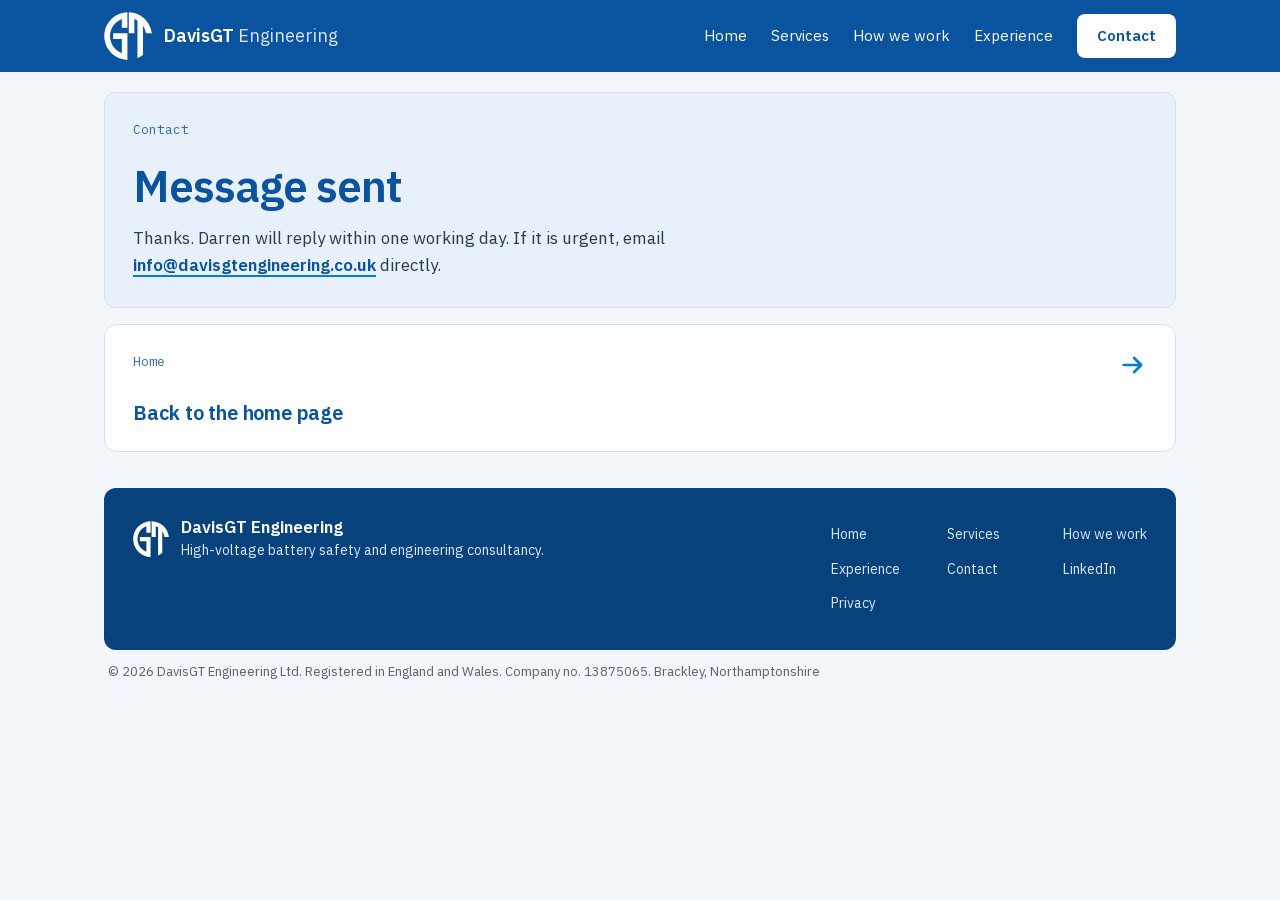
<file: contact/thanks/index.html>
<!DOCTYPE html><!--VbiXjrv2gWbFzsvOPZjqe--><html lang="en-GB" class="__variable_987bfa __variable_90b1ba"><head><meta charSet="utf-8"/><meta name="viewport" content="width=device-width, initial-scale=1, viewport-fit=cover"/><link rel="preload" href="/_next/static/media/26d4368bf94c0ec4-s.p.woff2" as="font" crossorigin="" type="font/woff2"/><link rel="preload" href="/_next/static/media/d3ebbfd689654d3a-s.p.woff2" as="font" crossorigin="" type="font/woff2"/><link rel="stylesheet" href="/_next/static/css/79b086adcc98332b.css" data-precedence="next"/><link rel="preload" as="script" fetchPriority="low" href="/_next/static/chunks/webpack-4db83dc905a9ea92.js"/><script src="/_next/static/chunks/4bd1b696-c023c6e3521b1417.js" async=""></script><script src="/_next/static/chunks/255-2aa030c9ba2867e3.js" async=""></script><script src="/_next/static/chunks/main-app-eeaad996116c66fd.js" async=""></script><script src="/_next/static/chunks/619-ba102abea3e3d0e4.js" async=""></script><script src="/_next/static/chunks/app/layout-133e29e2ac0edc00.js" async=""></script><script src="/_next/static/chunks/app/contact/thanks/page-6ab5efe9fe1a4009.js" async=""></script><meta name="next-size-adjust" content=""/><meta name="theme-color" content="#0A549F"/><title>Message sent | DavisGT Engineering</title><meta name="description" content="Independent high-voltage battery safety and engineering consultancy. Battery build process and quality, safety assessments, safe systems of work, emergency response and incident review."/><meta name="robots" content="noindex"/><meta name="format-detection" content="telephone=no"/><meta property="og:title" content="Message sent | DavisGT Engineering"/><meta property="og:description" content="Independent high-voltage battery safety and engineering consultancy. Battery build process and quality, safety assessments, safe systems of work, emergency response and incident review."/><meta property="og:site_name" content="DavisGT Engineering"/><meta property="og:locale" content="en_GB"/><meta property="og:type" content="website"/><meta name="twitter:card" content="summary"/><meta name="twitter:title" content="Message sent | DavisGT Engineering"/><meta name="twitter:description" content="Independent high-voltage battery safety and engineering consultancy. Battery build process and quality, safety assessments, safe systems of work, emergency response and incident review."/><link rel="icon" href="/icon.svg?db9e47ce3513d9be" type="image/svg+xml" sizes="any"/><script src="/_next/static/chunks/polyfills-42372ed130431b0a.js" noModule=""></script></head><body><div hidden=""><!--$--><!--/$--></div><a href="#main" class="sr-only focus:not-sr-only focus:fixed focus:top-3 focus:left-3 focus:z-50 focus:bg-white focus:text-brand focus:px-4 focus:py-3">Skip to content</a><header class="sticky top-0 z-30 pt-[env(safe-area-inset-top)]"><div class="on-brand bg-brand text-white"><div class="wrap flex min-h-16 flex-wrap items-center justify-between gap-x-6 md:min-h-[4.5rem]"><a class="flex min-h-11 items-center gap-3 no-underline" aria-label="DavisGT Engineering, home" href="/"><svg viewBox="372 375 850 850" class="h-11 w-11 shrink-0 text-white md:h-12 md:w-12" aria-hidden="true"><g transform="translate(0 1600) scale(0.1 -0.1)" fill="currentColor"><path d="M7675 12199 c-1955 -147 -3564 -1628 -3859 -3554 -246 -1601 414 -3165 1733 -4109 606 -433 1392 -715 2116 -761 50 -3 116 -8 148 -11 l57 -5 0 2361 0 2360 -1265 0 -1265 0 0 -495 0 -495 770 0 770 0 0 -1250 c0 -1068 -2 -1250 -14 -1250 -24 0 -224 88 -350 153 -898 469 -1518 1321 -1685 2313 -65 391 -52 849 35 1244 219 982 928 1831 1862 2229 78 34 144 61 147 61 3 0 5 -344 5 -765 l0 -765 495 0 495 0 0 1375 0 1375 -42 -1 c-24 -1 -92 -6 -153 -10z M8110 10341 l0 -1871 495 0 495 0 0 1260 c0 693 2 1260 4 1260 27 0 413 -184 504 -240 l32 -20 0 -3315 c0 -1823 2 -3315 5 -3315 3 0 59 24 125 54 231 105 522 280 757 455 l103 76 0 2550 1 2550 20 -24 c71 -85 242 -408 314 -591 75 -193 148 -448 176 -622 l13 -78 516 0 517 0 -13 98 c-90 651 -336 1279 -721 1838 -189 274 -557 666 -823 878 -703 559 -1491 859 -2422 921 l-98 7 0 -1871z"></path></g></svg><span class="text-[1.0625rem] font-semibold md:text-[1.125rem]">DavisGT <span class="font-normal text-on-brand">Engineering</span></span></a><button type="button" class="inline-flex min-h-11 items-center rounded-lg border border-white/50 px-4 text-[15px] font-semibold transition-colors duration-150 hover:border-white md:hidden" aria-expanded="false" aria-controls="main-nav">Menu</button><nav id="main-nav" aria-label="Main" class="hidden w-full flex-col pb-3 md:flex md:w-auto md:flex-row md:items-center md:gap-6 md:pb-0"><a class="relative border-t border-white/15 py-3.5 text-[15px] no-underline transition-colors duration-150 hover:text-sky aria-[current=page]:text-sky md:border-0 md:py-2 md:aria-[current=page]:after:absolute md:aria-[current=page]:after:inset-x-0 md:aria-[current=page]:after:-bottom-[1.05rem] md:aria-[current=page]:after:h-[3px] md:aria-[current=page]:after:bg-sky" href="/">Home</a><a class="relative border-t border-white/15 py-3.5 text-[15px] no-underline transition-colors duration-150 hover:text-sky aria-[current=page]:text-sky md:border-0 md:py-2 md:aria-[current=page]:after:absolute md:aria-[current=page]:after:inset-x-0 md:aria-[current=page]:after:-bottom-[1.05rem] md:aria-[current=page]:after:h-[3px] md:aria-[current=page]:after:bg-sky" href="/services/">Services</a><a class="relative border-t border-white/15 py-3.5 text-[15px] no-underline transition-colors duration-150 hover:text-sky aria-[current=page]:text-sky md:border-0 md:py-2 md:aria-[current=page]:after:absolute md:aria-[current=page]:after:inset-x-0 md:aria-[current=page]:after:-bottom-[1.05rem] md:aria-[current=page]:after:h-[3px] md:aria-[current=page]:after:bg-sky" href="/how-we-work/">How we work</a><a class="relative border-t border-white/15 py-3.5 text-[15px] no-underline transition-colors duration-150 hover:text-sky aria-[current=page]:text-sky md:border-0 md:py-2 md:aria-[current=page]:after:absolute md:aria-[current=page]:after:inset-x-0 md:aria-[current=page]:after:-bottom-[1.05rem] md:aria-[current=page]:after:h-[3px] md:aria-[current=page]:after:bg-sky" href="/experience/">Experience</a><a aria-current="page" class="btn btn-light mt-3 min-h-11 md:mt-0" href="/contact/">Contact</a></nav></div></div></header><main id="main" class="sheet"><div class="cells "><div class="cell bg-tint text-brand md:col-span-12 flex flex-col justify-between gap-6"><p class="font-mono text-[13px] leading-snug opacity-85 text-brand">Contact</p><div><h1 class="text-[clamp(1.875rem,3.6vw,2.75rem)] leading-[1.05] font-semibold tracking-[-0.02em]">Message sent</h1><p class="mt-4 max-w-[34em] text-[1.0625rem] text-body">Thanks. Darren will reply within one working day. If it is urgent, email<!-- --> <a class="font-semibold text-brand underline decoration-action decoration-2 underline-offset-4" href="mailto:info@davisgtengineering.co.uk">info@davisgtengineering.co.uk</a> <!-- -->directly.</p></div></div><a class="cell cell-link group flex flex-col bg-white text-brand hover:text-white focus-visible:text-white md:col-span-12 min-h-32 justify-between" href="/"><span class="flex items-start justify-between gap-4 font-mono text-[13px] leading-snug"><span class="muted-on-hover opacity-85">Home</span><span class="arrow -mt-0.5"><svg viewBox="0 0 24 24" class="h-7 w-7" aria-hidden="true" fill="none" stroke="currentColor" stroke-width="2.25" stroke-linecap="round" stroke-linejoin="round"><g><path d="M4 12h15M13 6l6 6-6 6"></path></g></svg></span></span><span class="text-[1.25rem] leading-none font-semibold tracking-[-0.01em]">Back to the home page</span></a></div><!--$--><!--/$--></main><footer class="sheet pb-3 md:pb-6"><div class="cell on-brand flex flex-col gap-6 bg-brand-deep text-white md:flex-row md:items-start md:justify-between"><div class="flex items-center gap-3"><svg viewBox="372 375 850 850" class="h-9 w-9 shrink-0 text-white" aria-hidden="true"><g transform="translate(0 1600) scale(0.1 -0.1)" fill="currentColor"><path d="M7675 12199 c-1955 -147 -3564 -1628 -3859 -3554 -246 -1601 414 -3165 1733 -4109 606 -433 1392 -715 2116 -761 50 -3 116 -8 148 -11 l57 -5 0 2361 0 2360 -1265 0 -1265 0 0 -495 0 -495 770 0 770 0 0 -1250 c0 -1068 -2 -1250 -14 -1250 -24 0 -224 88 -350 153 -898 469 -1518 1321 -1685 2313 -65 391 -52 849 35 1244 219 982 928 1831 1862 2229 78 34 144 61 147 61 3 0 5 -344 5 -765 l0 -765 495 0 495 0 0 1375 0 1375 -42 -1 c-24 -1 -92 -6 -153 -10z M8110 10341 l0 -1871 495 0 495 0 0 1260 c0 693 2 1260 4 1260 27 0 413 -184 504 -240 l32 -20 0 -3315 c0 -1823 2 -3315 5 -3315 3 0 59 24 125 54 231 105 522 280 757 455 l103 76 0 2550 1 2550 20 -24 c71 -85 242 -408 314 -591 75 -193 148 -448 176 -622 l13 -78 516 0 517 0 -13 98 c-90 651 -336 1279 -721 1838 -189 274 -557 666 -823 878 -703 559 -1491 859 -2422 921 l-98 7 0 -1871z"></path></g></svg><div><p class="text-[1.0625rem] leading-tight font-semibold">DavisGT Engineering</p><p class="text-[14px] text-on-brand">High-voltage battery safety and engineering consultancy.</p></div></div><nav aria-label="Footer" class="grid grid-cols-2 gap-x-8 text-[14px] text-on-brand sm:grid-cols-3"><a class="py-1.5 no-underline transition-colors duration-150 hover:text-white" href="/">Home</a><a class="py-1.5 no-underline transition-colors duration-150 hover:text-white" href="/services/">Services</a><a class="py-1.5 no-underline transition-colors duration-150 hover:text-white" href="/how-we-work/">How we work</a><a class="py-1.5 no-underline transition-colors duration-150 hover:text-white" href="/experience/">Experience</a><a class="py-1.5 no-underline transition-colors duration-150 hover:text-white" href="/contact/">Contact</a><a href="https://www.linkedin.com/in/darren-davis-33a28642/" target="_blank" rel="noopener noreferrer" class="py-1.5 no-underline transition-colors duration-150 hover:text-white">LinkedIn</a><a class="py-1.5 no-underline transition-colors duration-150 hover:text-white" href="/privacy/">Privacy</a></nav></div><p class="px-1 pt-3 text-[13px] text-muted">© 2026 <!-- -->DavisGT Engineering Ltd<!-- -->. Registered in England and Wales.<!-- --> <!-- -->Company no. <span class="figures">13875065</span>.<!-- --> <!-- -->Brackley, Northamptonshire</p></footer><script type="application/ld+json">{"@context":"https://schema.org","@type":"ProfessionalService","name":"DavisGT Engineering","legalName":"DavisGT Engineering Ltd","url":"https://davisgtengineering.co.uk","email":"info@davisgtengineering.co.uk","description":"Independent high-voltage battery safety and engineering consultancy. Battery build process and quality, safety assessments, safe systems of work, emergency response and incident review.","areaServed":"Europe","sameAs":["https://www.linkedin.com/in/darren-davis-33a28642/"],"founder":{"@type":"Person","name":"Darren Davis","jobTitle":"Principal Consultant","sameAs":"https://www.linkedin.com/in/darren-davis-33a28642/"}}</script><script src="/_next/static/chunks/webpack-4db83dc905a9ea92.js" id="_R_" async=""></script><script>(self.__next_f=self.__next_f||[]).push([0])</script><script>self.__next_f.push([1,"1:\"$Sreact.fragment\"\n2:I[1766,[\"619\",\"static/chunks/619-ba102abea3e3d0e4.js\",\"177\",\"static/chunks/app/layout-133e29e2ac0edc00.js\"],\"Header\"]\n3:I[9766,[],\"\"]\n4:I[8924,[],\"\"]\n5:I[2619,[\"619\",\"static/chunks/619-ba102abea3e3d0e4.js\",\"747\",\"static/chunks/app/contact/thanks/page-6ab5efe9fe1a4009.js\"],\"\"]\nd:I[7150,[],\"\"]\n:HL[\"/_next/static/media/26d4368bf94c0ec4-s.p.woff2\",\"font\",{\"crossOrigin\":\"\",\"type\":\"font/woff2\"}]\n:HL[\"/_next/static/media/d3ebbfd689654d3a-s.p.woff2\",\"font\",{\"crossOrigin\":\"\",\"type\":\"font/woff2\"}]\n:HL[\"/_next/static/css/79b086adcc98332b.css\",\"style\"]\n"])</script><script>self.__next_f.push([1,"0:{\"P\":null,\"b\":\"VbiXjrv2gWbFzsvOPZjqe\",\"p\":\"\",\"c\":[\"\",\"contact\",\"thanks\",\"\"],\"i\":false,\"f\":[[[\"\",{\"children\":[\"contact\",{\"children\":[\"thanks\",{\"children\":[\"__PAGE__\",{}]}]}]},\"$undefined\",\"$undefined\",true],[\"\",[\"$\",\"$1\",\"c\",{\"children\":[[[\"$\",\"link\",\"0\",{\"rel\":\"stylesheet\",\"href\":\"/_next/static/css/79b086adcc98332b.css\",\"precedence\":\"next\",\"crossOrigin\":\"$undefined\",\"nonce\":\"$undefined\"}]],[\"$\",\"html\",null,{\"lang\":\"en-GB\",\"className\":\"__variable_987bfa __variable_90b1ba\",\"children\":[\"$\",\"body\",null,{\"children\":[[\"$\",\"a\",null,{\"href\":\"#main\",\"className\":\"sr-only focus:not-sr-only focus:fixed focus:top-3 focus:left-3 focus:z-50 focus:bg-white focus:text-brand focus:px-4 focus:py-3\",\"children\":\"Skip to content\"}],[\"$\",\"$L2\",null,{}],[\"$\",\"main\",null,{\"id\":\"main\",\"className\":\"sheet\",\"children\":[\"$\",\"$L3\",null,{\"parallelRouterKey\":\"children\",\"error\":\"$undefined\",\"errorStyles\":\"$undefined\",\"errorScripts\":\"$undefined\",\"template\":[\"$\",\"$L4\",null,{}],\"templateStyles\":\"$undefined\",\"templateScripts\":\"$undefined\",\"notFound\":[[\"$\",\"div\",null,{\"className\":\"cells \",\"children\":[[\"$\",\"div\",null,{\"className\":\"cell bg-tint text-brand md:col-span-12 flex flex-col justify-between gap-6\",\"children\":[[\"$\",\"p\",null,{\"className\":\"font-mono text-[13px] leading-snug opacity-85 text-brand\",\"children\":\"404\"}],[\"$\",\"div\",null,{\"children\":[[\"$\",\"h1\",null,{\"className\":\"max-w-[12em] text-[clamp(1.875rem,3.6vw,2.75rem)] leading-[1.05] font-semibold tracking-[-0.02em]\",\"children\":\"This page is not in the file\"}],[\"$\",\"p\",null,{\"className\":\"mt-6 max-w-[34em] text-[1.125rem] text-body\",\"children\":\"The link may be old. Everything on the site is one click from the home page.\"}]]}]]}],[\"$\",\"$L5\",null,{\"href\":\"/\",\"className\":\"cell cell-link group flex flex-col bg-white text-brand hover:text-white focus-visible:text-white md:col-span-12 min-h-32 justify-between\",\"children\":[[\"$\",\"span\",null,{\"className\":\"flex items-start justify-between gap-4 font-mono text-[13px] leading-snug\",\"children\":[[\"$\",\"span\",null,{\"className\":\"muted-on-hover opacity-85\",\"children\":\"Home\"}],[\"$\",\"span\",null,{\"className\":\"arrow -mt-0.5\",\"children\":[\"$\",\"svg\",null,{\"viewBox\":\"0 0 24 24\",\"className\":\"h-7 w-7\",\"aria-hidden\":true,\"fill\":\"none\",\"stroke\":\"currentColor\",\"strokeWidth\":2.25,\"strokeLinecap\":\"round\",\"strokeLinejoin\":\"round\",\"children\":[\"$\",\"g\",null,{\"transform\":\"$undefined\",\"children\":[\"$\",\"path\",null,{\"d\":\"M4 12h15M13 6l6 6-6 6\"}]}]}]}]]}],[\"$\",\"span\",null,{\"className\":\"text-[1.25rem] leading-none font-semibold tracking-[-0.01em]\",\"children\":\"Go to the home page\"}]]}]]}],[]],\"forbidden\":\"$undefined\",\"unauthorized\":\"$undefined\"}]}],[\"$\",\"footer\",null,{\"className\":\"sheet pb-3 md:pb-6\",\"children\":[[\"$\",\"div\",null,{\"className\":\"cell on-brand flex flex-col gap-6 bg-brand-deep text-white md:flex-row md:items-start md:justify-between\",\"children\":[[\"$\",\"div\",null,{\"className\":\"flex items-center gap-3\",\"children\":[[\"$\",\"svg\",null,{\"viewBox\":\"372 375 850 850\",\"className\":\"h-9 w-9 shrink-0 text-white\",\"role\":\"$undefined\",\"aria-label\":\"$undefined\",\"aria-hidden\":true,\"children\":[\"$\",\"g\",null,{\"transform\":\"translate(0 1600) scale(0.1 -0.1)\",\"fill\":\"currentColor\",\"children\":[\"$\",\"path\",null,{\"d\":\"M7675 12199 c-1955 -147 -3564 -1628 -3859 -3554 -246 -1601 414 -3165 1733 -4109 606 -433 1392 -715 2116 -761 50 -3 116 -8 148 -11 l57 -5 0 2361 0 2360 -1265 0 -1265 0 0 -495 0 -495 770 0 770 0 0 -1250 c0 -1068 -2 -1250 -14 -1250 -24 0 -224 88 -350 153 -898 469 -1518 1321 -1685 2313 -65 391 -52 849 35 1244 219 982 928 1831 1862 2229 78 34 144 61 147 61 3 0 5 -344 5 -765 l0 -765 495 0 495 0 0 1375 0 1375 -42 -1 c-24 -1 -92 -6 -153 -10z M8110 10341 l0 -1871 495 0 495 0 0 1260 c0 693 2 1260 4 1260 27 0 413 -184 504 -240 l32 -20 0 -3315 c0 -1823 2 -3315 5 -3315 3 0 59 24 125 54 231 105 522 280 757 455 l103 76 0 2550 1 2550 20 -24 c71 -85 242 -408 314 -591 75 -193 148 -448 176 -622 l13 -78 516 0 517 0 -13 98 c-90 651 -336 1279 -721 1838 -189 274 -557 666 -823 878 -703 559 -1491 859 -2422 921 l-98 7 0 -1871z\"}]}]}],[\"$\",\"div\",null,{\"children\":[[\"$\",\"p\",null,{\"className\":\"text-[1.0625rem] leading-tight font-semibold\",\"children\":\"DavisGT Engineering\"}],[\"$\",\"p\",null,{\"className\":\"text-[14px] text-on-brand\",\"children\":\"High-voltage battery safety and engineering consultancy.\"}]]}]]}],\"$L6\"]}],\"$L7\"]}],\"$L8\"]}]}]]}],{\"children\":[\"contact\",\"$L9\",{\"children\":[\"thanks\",\"$La\",{\"children\":[\"__PAGE__\",\"$Lb\",{},null,false]},null,false]},null,false]},null,false],\"$Lc\",false]],\"m\":\"$undefined\",\"G\":[\"$d\",[]],\"s\":false,\"S\":true}\n"])</script><script>self.__next_f.push([1,"e:I[4431,[],\"OutletBoundary\"]\n10:I[5278,[],\"AsyncMetadataOutlet\"]\n12:I[4431,[],\"ViewportBoundary\"]\n14:I[4431,[],\"MetadataBoundary\"]\n15:\"$Sreact.suspense\"\n"])</script><script>self.__next_f.push([1,"6:[\"$\",\"nav\",null,{\"aria-label\":\"Footer\",\"className\":\"grid grid-cols-2 gap-x-8 text-[14px] text-on-brand sm:grid-cols-3\",\"children\":[[[\"$\",\"$L5\",\"/\",{\"href\":\"/\",\"className\":\"py-1.5 no-underline transition-colors duration-150 hover:text-white\",\"children\":\"Home\"}],[\"$\",\"$L5\",\"/services/\",{\"href\":\"/services/\",\"className\":\"py-1.5 no-underline transition-colors duration-150 hover:text-white\",\"children\":\"Services\"}],[\"$\",\"$L5\",\"/how-we-work/\",{\"href\":\"/how-we-work/\",\"className\":\"py-1.5 no-underline transition-colors duration-150 hover:text-white\",\"children\":\"How we work\"}],[\"$\",\"$L5\",\"/experience/\",{\"href\":\"/experience/\",\"className\":\"py-1.5 no-underline transition-colors duration-150 hover:text-white\",\"children\":\"Experience\"}],[\"$\",\"$L5\",\"/contact/\",{\"href\":\"/contact/\",\"className\":\"py-1.5 no-underline transition-colors duration-150 hover:text-white\",\"children\":\"Contact\"}]],[\"$\",\"a\",null,{\"href\":\"https://www.linkedin.com/in/darren-davis-33a28642/\",\"target\":\"_blank\",\"rel\":\"noopener noreferrer\",\"className\":\"py-1.5 no-underline transition-colors duration-150 hover:text-white\",\"children\":\"LinkedIn\"}],[\"$\",\"$L5\",null,{\"href\":\"/privacy/\",\"className\":\"py-1.5 no-underline transition-colors duration-150 hover:text-white\",\"children\":\"Privacy\"}]]}]\n"])</script><script>self.__next_f.push([1,"7:[\"$\",\"p\",null,{\"className\":\"px-1 pt-3 text-[13px] text-muted\",\"children\":[\"© 2026 \",\"DavisGT Engineering Ltd\",\". Registered in England and Wales.\",\" \",[\"Company no. \",[\"$\",\"span\",null,{\"className\":\"figures\",\"children\":\"13875065\"}],\".\",\" \"],\"Brackley, Northamptonshire\"]}]\n"])</script><script>self.__next_f.push([1,"8:[\"$\",\"script\",null,{\"type\":\"application/ld+json\",\"dangerouslySetInnerHTML\":{\"__html\":\"{\\\"@context\\\":\\\"https://schema.org\\\",\\\"@type\\\":\\\"ProfessionalService\\\",\\\"name\\\":\\\"DavisGT Engineering\\\",\\\"legalName\\\":\\\"DavisGT Engineering Ltd\\\",\\\"url\\\":\\\"https://davisgtengineering.co.uk\\\",\\\"email\\\":\\\"info@davisgtengineering.co.uk\\\",\\\"description\\\":\\\"Independent high-voltage battery safety and engineering consultancy. Battery build process and quality, safety assessments, safe systems of work, emergency response and incident review.\\\",\\\"areaServed\\\":\\\"Europe\\\",\\\"sameAs\\\":[\\\"https://www.linkedin.com/in/darren-davis-33a28642/\\\"],\\\"founder\\\":{\\\"@type\\\":\\\"Person\\\",\\\"name\\\":\\\"Darren Davis\\\",\\\"jobTitle\\\":\\\"Principal Consultant\\\",\\\"sameAs\\\":\\\"https://www.linkedin.com/in/darren-davis-33a28642/\\\"}}\"}}]\n"])</script><script>self.__next_f.push([1,"9:[\"$\",\"$1\",\"c\",{\"children\":[null,[\"$\",\"$L3\",null,{\"parallelRouterKey\":\"children\",\"error\":\"$undefined\",\"errorStyles\":\"$undefined\",\"errorScripts\":\"$undefined\",\"template\":[\"$\",\"$L4\",null,{}],\"templateStyles\":\"$undefined\",\"templateScripts\":\"$undefined\",\"notFound\":\"$undefined\",\"forbidden\":\"$undefined\",\"unauthorized\":\"$undefined\"}]]}]\na:[\"$\",\"$1\",\"c\",{\"children\":[null,[\"$\",\"$L3\",null,{\"parallelRouterKey\":\"children\",\"error\":\"$undefined\",\"errorStyles\":\"$undefined\",\"errorScripts\":\"$undefined\",\"template\":[\"$\",\"$L4\",null,{}],\"templateStyles\":\"$undefined\",\"templateScripts\":\"$undefined\",\"notFound\":\"$undefined\",\"forbidden\":\"$undefined\",\"unauthorized\":\"$undefined\"}]]}]\n"])</script><script>self.__next_f.push([1,"b:[\"$\",\"$1\",\"c\",{\"children\":[[\"$\",\"div\",null,{\"className\":\"cells \",\"children\":[[\"$\",\"div\",null,{\"className\":\"cell bg-tint text-brand md:col-span-12 flex flex-col justify-between gap-6\",\"children\":[[\"$\",\"p\",null,{\"className\":\"font-mono text-[13px] leading-snug opacity-85 text-brand\",\"children\":\"Contact\"}],[\"$\",\"div\",null,{\"children\":[[\"$\",\"h1\",null,{\"className\":\"text-[clamp(1.875rem,3.6vw,2.75rem)] leading-[1.05] font-semibold tracking-[-0.02em]\",\"children\":\"Message sent\"}],[\"$\",\"p\",null,{\"className\":\"mt-4 max-w-[34em] text-[1.0625rem] text-body\",\"children\":[\"Thanks. Darren will reply within one working day. If it is urgent, email\",\" \",[\"$\",\"a\",null,{\"className\":\"font-semibold text-brand underline decoration-action decoration-2 underline-offset-4\",\"href\":\"mailto:info@davisgtengineering.co.uk\",\"children\":\"info@davisgtengineering.co.uk\"}],\" \",\"directly.\"]}]]}]]}],[\"$\",\"$L5\",null,{\"href\":\"/\",\"className\":\"cell cell-link group flex flex-col bg-white text-brand hover:text-white focus-visible:text-white md:col-span-12 min-h-32 justify-between\",\"children\":[[\"$\",\"span\",null,{\"className\":\"flex items-start justify-between gap-4 font-mono text-[13px] leading-snug\",\"children\":[[\"$\",\"span\",null,{\"className\":\"muted-on-hover opacity-85\",\"children\":\"Home\"}],[\"$\",\"span\",null,{\"className\":\"arrow -mt-0.5\",\"children\":[\"$\",\"svg\",null,{\"viewBox\":\"0 0 24 24\",\"className\":\"h-7 w-7\",\"aria-hidden\":true,\"fill\":\"none\",\"stroke\":\"currentColor\",\"strokeWidth\":2.25,\"strokeLinecap\":\"round\",\"strokeLinejoin\":\"round\",\"children\":[\"$\",\"g\",null,{\"transform\":\"$undefined\",\"children\":[\"$\",\"path\",null,{\"d\":\"M4 12h15M13 6l6 6-6 6\"}]}]}]}]]}],[\"$\",\"span\",null,{\"className\":\"text-[1.25rem] leading-none font-semibold tracking-[-0.01em]\",\"children\":\"Back to the home page\"}]]}]]}],null,[\"$\",\"$Le\",null,{\"children\":[\"$Lf\",[\"$\",\"$L10\",null,{\"promise\":\"$@11\"}]]}]]}]\n"])</script><script>self.__next_f.push([1,"c:[\"$\",\"$1\",\"h\",{\"children\":[null,[[\"$\",\"$L12\",null,{\"children\":\"$L13\"}],[\"$\",\"meta\",null,{\"name\":\"next-size-adjust\",\"content\":\"\"}]],[\"$\",\"$L14\",null,{\"children\":[\"$\",\"div\",null,{\"hidden\":true,\"children\":[\"$\",\"$15\",null,{\"fallback\":null,\"children\":\"$L16\"}]}]}]]}]\n"])</script><script>self.__next_f.push([1,"13:[[\"$\",\"meta\",\"0\",{\"charSet\":\"utf-8\"}],[\"$\",\"meta\",\"1\",{\"name\":\"viewport\",\"content\":\"width=device-width, initial-scale=1, viewport-fit=cover\"}],[\"$\",\"meta\",\"2\",{\"name\":\"theme-color\",\"content\":\"#0A549F\"}]]\nf:null\n"])</script><script>self.__next_f.push([1,"17:I[622,[],\"IconMark\"]\n"])</script><script>self.__next_f.push([1,"11:{\"metadata\":[[\"$\",\"title\",\"0\",{\"children\":\"Message sent | DavisGT Engineering\"}],[\"$\",\"meta\",\"1\",{\"name\":\"description\",\"content\":\"Independent high-voltage battery safety and engineering consultancy. Battery build process and quality, safety assessments, safe systems of work, emergency response and incident review.\"}],[\"$\",\"meta\",\"2\",{\"name\":\"robots\",\"content\":\"noindex\"}],[\"$\",\"meta\",\"3\",{\"name\":\"format-detection\",\"content\":\"telephone=no\"}],[\"$\",\"meta\",\"4\",{\"property\":\"og:title\",\"content\":\"Message sent | DavisGT Engineering\"}],[\"$\",\"meta\",\"5\",{\"property\":\"og:description\",\"content\":\"Independent high-voltage battery safety and engineering consultancy. Battery build process and quality, safety assessments, safe systems of work, emergency response and incident review.\"}],[\"$\",\"meta\",\"6\",{\"property\":\"og:site_name\",\"content\":\"DavisGT Engineering\"}],[\"$\",\"meta\",\"7\",{\"property\":\"og:locale\",\"content\":\"en_GB\"}],[\"$\",\"meta\",\"8\",{\"property\":\"og:type\",\"content\":\"website\"}],[\"$\",\"meta\",\"9\",{\"name\":\"twitter:card\",\"content\":\"summary\"}],[\"$\",\"meta\",\"10\",{\"name\":\"twitter:title\",\"content\":\"Message sent | DavisGT Engineering\"}],[\"$\",\"meta\",\"11\",{\"name\":\"twitter:description\",\"content\":\"Independent high-voltage battery safety and engineering consultancy. Battery build process and quality, safety assessments, safe systems of work, emergency response and incident review.\"}],[\"$\",\"link\",\"12\",{\"rel\":\"icon\",\"href\":\"/icon.svg?db9e47ce3513d9be\",\"type\":\"image/svg+xml\",\"sizes\":\"any\"}],[\"$\",\"$L17\",\"13\",{}]],\"error\":null,\"digest\":\"$undefined\"}\n"])</script><script>self.__next_f.push([1,"16:\"$11:metadata\"\n"])</script></body></html>
</file>
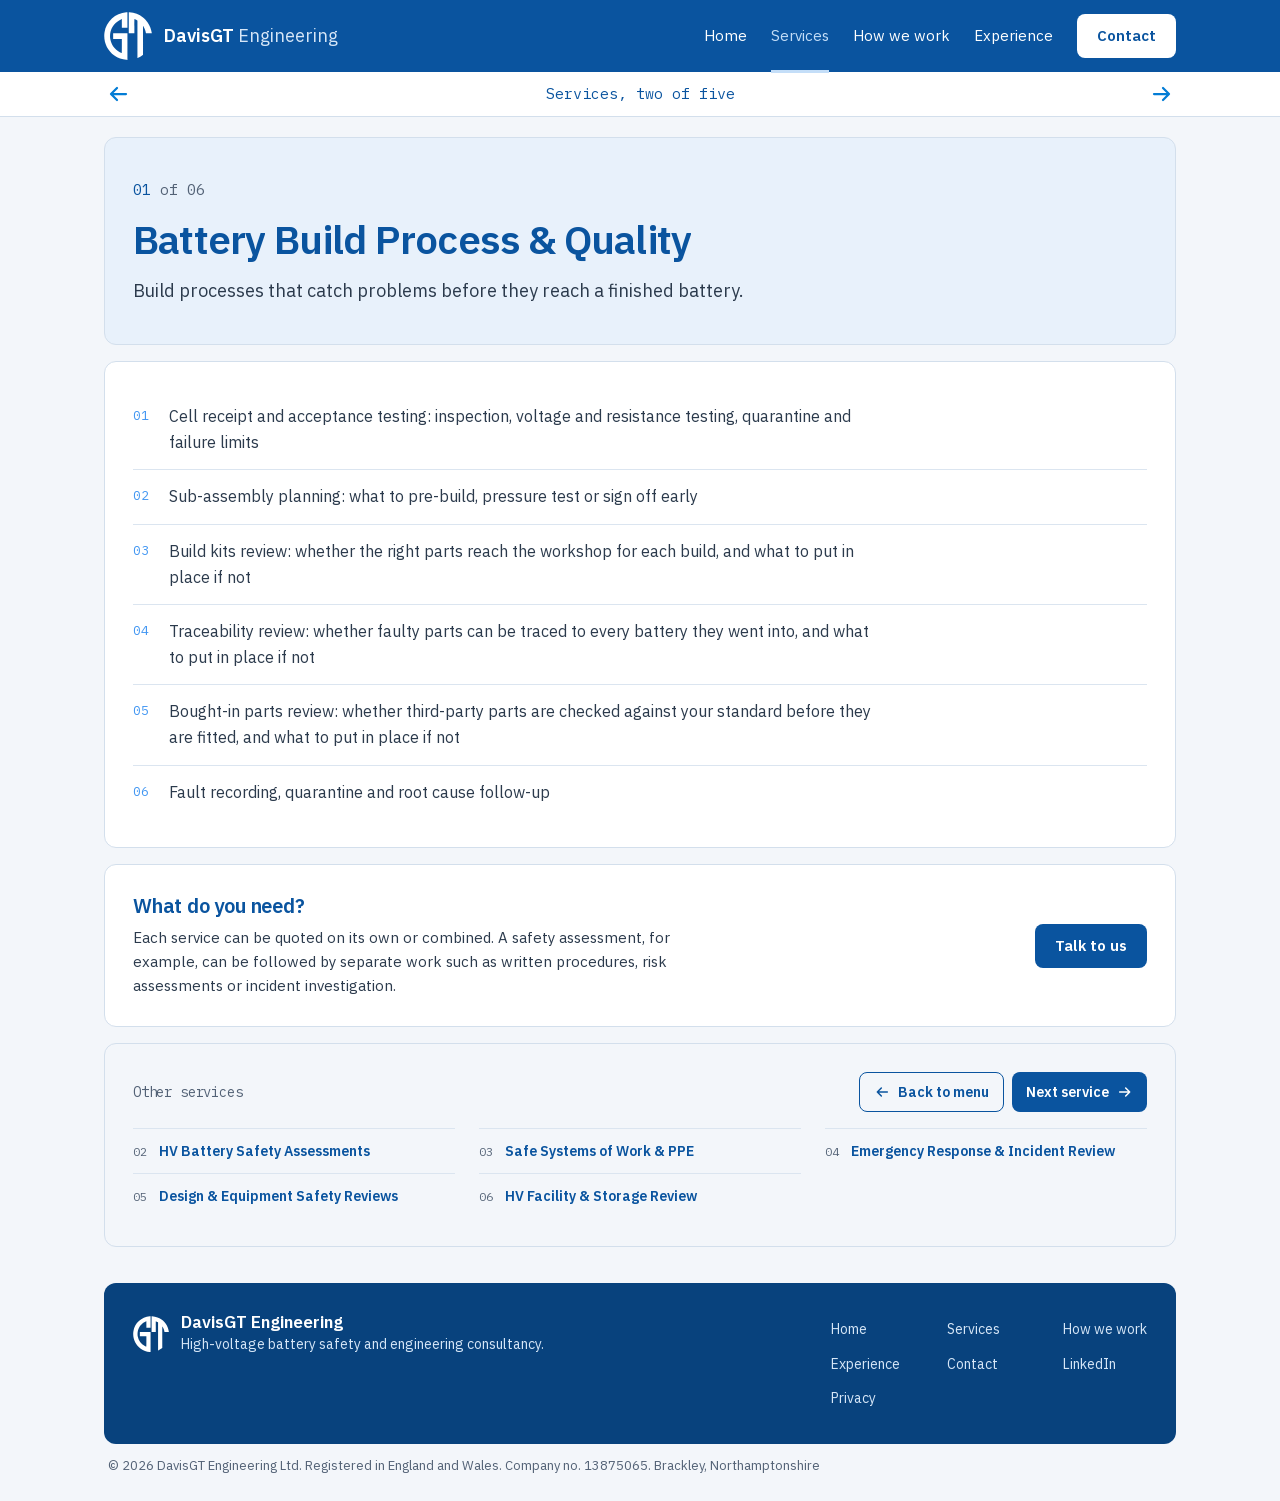
<file: services/build-process/index.html>
<!DOCTYPE html><!--VbiXjrv2gWbFzsvOPZjqe--><html lang="en-GB" class="__variable_987bfa __variable_90b1ba"><head><meta charSet="utf-8"/><meta name="viewport" content="width=device-width, initial-scale=1, viewport-fit=cover"/><link rel="preload" href="/_next/static/media/26d4368bf94c0ec4-s.p.woff2" as="font" crossorigin="" type="font/woff2"/><link rel="preload" href="/_next/static/media/d3ebbfd689654d3a-s.p.woff2" as="font" crossorigin="" type="font/woff2"/><link rel="stylesheet" href="/_next/static/css/79b086adcc98332b.css" data-precedence="next"/><link rel="preload" as="script" fetchPriority="low" href="/_next/static/chunks/webpack-4db83dc905a9ea92.js"/><script src="/_next/static/chunks/4bd1b696-c023c6e3521b1417.js" async=""></script><script src="/_next/static/chunks/255-2aa030c9ba2867e3.js" async=""></script><script src="/_next/static/chunks/main-app-eeaad996116c66fd.js" async=""></script><script src="/_next/static/chunks/619-ba102abea3e3d0e4.js" async=""></script><script src="/_next/static/chunks/app/layout-133e29e2ac0edc00.js" async=""></script><script src="/_next/static/chunks/app/services/%5Bslug%5D/page-36200e6310959554.js" async=""></script><meta name="next-size-adjust" content=""/><meta name="theme-color" content="#0A549F"/><title>Battery Build Process &amp; Quality | DavisGT Engineering</title><meta name="description" content="Build processes that catch problems before they reach a finished battery."/><link rel="canonical" href="https://davisgtengineering.co.uk/services/build-process/"/><meta name="format-detection" content="telephone=no"/><meta property="og:title" content="Battery Build Process &amp; Quality | DavisGT Engineering"/><meta property="og:description" content="Build processes that catch problems before they reach a finished battery."/><meta property="og:site_name" content="DavisGT Engineering"/><meta property="og:locale" content="en_GB"/><meta property="og:type" content="website"/><meta name="twitter:card" content="summary"/><meta name="twitter:title" content="Battery Build Process &amp; Quality | DavisGT Engineering"/><meta name="twitter:description" content="Build processes that catch problems before they reach a finished battery."/><link rel="icon" href="/icon.svg?db9e47ce3513d9be" type="image/svg+xml" sizes="any"/><script src="/_next/static/chunks/polyfills-42372ed130431b0a.js" noModule=""></script></head><body><div hidden=""><!--$--><!--/$--></div><a href="#main" class="sr-only focus:not-sr-only focus:fixed focus:top-3 focus:left-3 focus:z-50 focus:bg-white focus:text-brand focus:px-4 focus:py-3">Skip to content</a><header class="sticky top-0 z-30 pt-[env(safe-area-inset-top)]"><div class="on-brand bg-brand text-white"><div class="wrap flex min-h-16 flex-wrap items-center justify-between gap-x-6 md:min-h-[4.5rem]"><a class="flex min-h-11 items-center gap-3 no-underline" aria-label="DavisGT Engineering, home" href="/"><svg viewBox="372 375 850 850" class="h-11 w-11 shrink-0 text-white md:h-12 md:w-12" aria-hidden="true"><g transform="translate(0 1600) scale(0.1 -0.1)" fill="currentColor"><path d="M7675 12199 c-1955 -147 -3564 -1628 -3859 -3554 -246 -1601 414 -3165 1733 -4109 606 -433 1392 -715 2116 -761 50 -3 116 -8 148 -11 l57 -5 0 2361 0 2360 -1265 0 -1265 0 0 -495 0 -495 770 0 770 0 0 -1250 c0 -1068 -2 -1250 -14 -1250 -24 0 -224 88 -350 153 -898 469 -1518 1321 -1685 2313 -65 391 -52 849 35 1244 219 982 928 1831 1862 2229 78 34 144 61 147 61 3 0 5 -344 5 -765 l0 -765 495 0 495 0 0 1375 0 1375 -42 -1 c-24 -1 -92 -6 -153 -10z M8110 10341 l0 -1871 495 0 495 0 0 1260 c0 693 2 1260 4 1260 27 0 413 -184 504 -240 l32 -20 0 -3315 c0 -1823 2 -3315 5 -3315 3 0 59 24 125 54 231 105 522 280 757 455 l103 76 0 2550 1 2550 20 -24 c71 -85 242 -408 314 -591 75 -193 148 -448 176 -622 l13 -78 516 0 517 0 -13 98 c-90 651 -336 1279 -721 1838 -189 274 -557 666 -823 878 -703 559 -1491 859 -2422 921 l-98 7 0 -1871z"></path></g></svg><span class="text-[1.0625rem] font-semibold md:text-[1.125rem]">DavisGT <span class="font-normal text-on-brand">Engineering</span></span></a><button type="button" class="inline-flex min-h-11 items-center rounded-lg border border-white/50 px-4 text-[15px] font-semibold transition-colors duration-150 hover:border-white md:hidden" aria-expanded="false" aria-controls="main-nav">Menu</button><nav id="main-nav" aria-label="Main" class="hidden w-full flex-col pb-3 md:flex md:w-auto md:flex-row md:items-center md:gap-6 md:pb-0"><a class="relative border-t border-white/15 py-3.5 text-[15px] no-underline transition-colors duration-150 hover:text-sky aria-[current=page]:text-sky md:border-0 md:py-2 md:aria-[current=page]:after:absolute md:aria-[current=page]:after:inset-x-0 md:aria-[current=page]:after:-bottom-[1.05rem] md:aria-[current=page]:after:h-[3px] md:aria-[current=page]:after:bg-sky" href="/">Home</a><a aria-current="page" class="relative border-t border-white/15 py-3.5 text-[15px] no-underline transition-colors duration-150 hover:text-sky aria-[current=page]:text-sky md:border-0 md:py-2 md:aria-[current=page]:after:absolute md:aria-[current=page]:after:inset-x-0 md:aria-[current=page]:after:-bottom-[1.05rem] md:aria-[current=page]:after:h-[3px] md:aria-[current=page]:after:bg-sky" href="/services/">Services</a><a class="relative border-t border-white/15 py-3.5 text-[15px] no-underline transition-colors duration-150 hover:text-sky aria-[current=page]:text-sky md:border-0 md:py-2 md:aria-[current=page]:after:absolute md:aria-[current=page]:after:inset-x-0 md:aria-[current=page]:after:-bottom-[1.05rem] md:aria-[current=page]:after:h-[3px] md:aria-[current=page]:after:bg-sky" href="/how-we-work/">How we work</a><a class="relative border-t border-white/15 py-3.5 text-[15px] no-underline transition-colors duration-150 hover:text-sky aria-[current=page]:text-sky md:border-0 md:py-2 md:aria-[current=page]:after:absolute md:aria-[current=page]:after:inset-x-0 md:aria-[current=page]:after:-bottom-[1.05rem] md:aria-[current=page]:after:h-[3px] md:aria-[current=page]:after:bg-sky" href="/experience/">Experience</a><a class="btn btn-light mt-3 min-h-11 md:mt-0" href="/contact/">Contact</a></nav></div></div><nav aria-label="Sheet" class="border-b border-line bg-white"><div class="wrap flex items-center justify-between gap-2 px-1! md:px-4!"><a aria-label="Back: All services" title="All services" class="grid h-11 w-11 shrink-0 place-items-center rounded-lg text-action transition-colors duration-150 hover:bg-tint hover:text-brand" href="/services/"><svg viewBox="0 0 24 24" class="h-6 w-6" aria-hidden="true" fill="none" stroke="currentColor" stroke-width="2.25" stroke-linecap="round" stroke-linejoin="round"><g transform="rotate(180 12 12)"><path d="M4 12h15M13 6l6 6-6 6"></path></g></svg></a><p class="min-w-0 truncate text-center font-mono text-[14px] text-brand md:text-[15px]" aria-live="polite">Service one of six: Battery Build Process &amp; Quality</p><a aria-label="Forward: HV Battery Safety Assessments" title="HV Battery Safety Assessments" class="grid h-11 w-11 shrink-0 place-items-center rounded-lg text-action transition-colors duration-150 hover:bg-tint hover:text-brand" href="/services/safety-assessments/"><svg viewBox="0 0 24 24" class="h-6 w-6" aria-hidden="true" fill="none" stroke="currentColor" stroke-width="2.25" stroke-linecap="round" stroke-linejoin="round"><g><path d="M4 12h15M13 6l6 6-6 6"></path></g></svg></a></div></nav></header><main id="main" class="sheet"><section class="cells " aria-labelledby="service"><div class="cell bg-tint text-brand md:col-span-12 md:py-10!"><p class="figures font-mono text-[15px] text-brand">01<!-- --> <span class="text-muted">of <!-- -->06</span></p><h1 id="service" class="mt-4 max-w-[18em] text-[clamp(1.75rem,3.4vw,2.5rem)] leading-[1.08] font-semibold tracking-[-0.02em]"><span class="sr-only">Battery Build Process &amp; Quality</span><span aria-hidden="true"><span class="word"><span style="--i:0">Battery</span></span> <span class="word"><span style="--i:1">Build</span></span> <span class="word"><span style="--i:2">Process</span></span> <span class="word"><span style="--i:3">&amp;</span></span> <span class="word"><span style="--i:4">Quality</span></span></span></h1><p class="mt-4 max-w-[34em] text-[1.125rem] leading-[1.5] text-body">Build processes that catch problems before they reach a finished battery.</p></div></section><div class="cells "><div class="cell bg-white text-brand md:col-span-12 "><ul><li class="grid grid-cols-[2.25rem_minmax(0,1fr)] py-3.5 text-[1rem] text-body "><span aria-hidden="true" class="figures font-mono text-[13px] leading-[1.9] text-accent">01</span><span class="max-w-[44em]">Cell receipt and acceptance testing: inspection, voltage and resistance testing, quarantine and failure limits</span></li><li class="grid grid-cols-[2.25rem_minmax(0,1fr)] py-3.5 text-[1rem] text-body border-t border-rule"><span aria-hidden="true" class="figures font-mono text-[13px] leading-[1.9] text-accent">02</span><span class="max-w-[44em]">Sub-assembly planning: what to pre-build, pressure test or sign off early</span></li><li class="grid grid-cols-[2.25rem_minmax(0,1fr)] py-3.5 text-[1rem] text-body border-t border-rule"><span aria-hidden="true" class="figures font-mono text-[13px] leading-[1.9] text-accent">03</span><span class="max-w-[44em]">Build kits review: whether the right parts reach the workshop for each build, and what to put in place if not</span></li><li class="grid grid-cols-[2.25rem_minmax(0,1fr)] py-3.5 text-[1rem] text-body border-t border-rule"><span aria-hidden="true" class="figures font-mono text-[13px] leading-[1.9] text-accent">04</span><span class="max-w-[44em]">Traceability review: whether faulty parts can be traced to every battery they went into, and what to put in place if not</span></li><li class="grid grid-cols-[2.25rem_minmax(0,1fr)] py-3.5 text-[1rem] text-body border-t border-rule"><span aria-hidden="true" class="figures font-mono text-[13px] leading-[1.9] text-accent">05</span><span class="max-w-[44em]">Bought-in parts review: whether third-party parts are checked against your standard before they are fitted, and what to put in place if not</span></li><li class="grid grid-cols-[2.25rem_minmax(0,1fr)] py-3.5 text-[1rem] text-body border-t border-rule"><span aria-hidden="true" class="figures font-mono text-[13px] leading-[1.9] text-accent">06</span><span class="max-w-[44em]">Fault recording, quarantine and root cause follow-up</span></li></ul></div></div><section class="cells " aria-labelledby="need"><div class="cell bg-white text-brand md:col-span-12 flex flex-col gap-5 md:flex-row md:items-center md:justify-between"><div><h2 id="need" class="text-[1.25rem] leading-tight tracking-[-0.01em]">What do you need?</h2><p class="mt-2 max-w-[40em] text-[15px] text-body">Each service can be quoted on its own or combined. A safety assessment, for example, can be followed by separate work such as written procedures, risk assessments or incident investigation.</p></div><a class="btn btn-brand shrink-0 self-start md:self-center" href="/contact/">Talk to us</a></div></section><nav class="cells " aria-labelledby="others"><div class="cell bg-paper text-brand md:col-span-12 "><div class="flex flex-wrap items-center justify-between gap-3"><h2 id="others" class="font-mono text-[14px] font-normal text-muted">Other services</h2><div class="flex flex-wrap gap-2"><a class="btn btn-line min-h-10! gap-2! px-3.5! text-[14px]!" href="/services/"><svg viewBox="0 0 24 24" class="h-4 w-4" aria-hidden="true" fill="none" stroke="currentColor" stroke-width="2.25" stroke-linecap="round" stroke-linejoin="round"><g transform="rotate(180 12 12)"><path d="M4 12h15M13 6l6 6-6 6"></path></g></svg> Back to menu</a><a class="btn btn-brand min-h-10! gap-2! px-3.5! text-[14px]!" href="/services/safety-assessments/">Next service <svg viewBox="0 0 24 24" class="h-4 w-4" aria-hidden="true" fill="none" stroke="currentColor" stroke-width="2.25" stroke-linecap="round" stroke-linejoin="round"><g><path d="M4 12h15M13 6l6 6-6 6"></path></g></svg></a></div></div><ul class="mt-4 grid gap-x-6 sm:grid-cols-2 lg:grid-cols-3"><li class="border-t border-rule"><a class="group flex min-h-11 items-center gap-3 py-2 text-[14px] font-semibold no-underline transition-colors duration-150 hover:text-action" href="/services/safety-assessments/"><span class="figures font-mono text-[12px] font-normal text-muted">02</span>HV Battery Safety Assessments</a></li><li class="border-t border-rule"><a class="group flex min-h-11 items-center gap-3 py-2 text-[14px] font-semibold no-underline transition-colors duration-150 hover:text-action" href="/services/safe-systems/"><span class="figures font-mono text-[12px] font-normal text-muted">03</span>Safe Systems of Work &amp; PPE</a></li><li class="border-t border-rule"><a class="group flex min-h-11 items-center gap-3 py-2 text-[14px] font-semibold no-underline transition-colors duration-150 hover:text-action" href="/services/emergency-response/"><span class="figures font-mono text-[12px] font-normal text-muted">04</span>Emergency Response &amp; Incident Review</a></li><li class="border-t border-rule"><a class="group flex min-h-11 items-center gap-3 py-2 text-[14px] font-semibold no-underline transition-colors duration-150 hover:text-action" href="/services/design-reviews/"><span class="figures font-mono text-[12px] font-normal text-muted">05</span>Design &amp; Equipment Safety Reviews</a></li><li class="border-t border-rule"><a class="group flex min-h-11 items-center gap-3 py-2 text-[14px] font-semibold no-underline transition-colors duration-150 hover:text-action" href="/services/facility-storage/"><span class="figures font-mono text-[12px] font-normal text-muted">06</span>HV Facility &amp; Storage Review</a></li></ul></div></nav><!--$--><!--/$--></main><footer class="sheet pb-3 md:pb-6"><div class="cell on-brand flex flex-col gap-6 bg-brand-deep text-white md:flex-row md:items-start md:justify-between"><div class="flex items-center gap-3"><svg viewBox="372 375 850 850" class="h-9 w-9 shrink-0 text-white" aria-hidden="true"><g transform="translate(0 1600) scale(0.1 -0.1)" fill="currentColor"><path d="M7675 12199 c-1955 -147 -3564 -1628 -3859 -3554 -246 -1601 414 -3165 1733 -4109 606 -433 1392 -715 2116 -761 50 -3 116 -8 148 -11 l57 -5 0 2361 0 2360 -1265 0 -1265 0 0 -495 0 -495 770 0 770 0 0 -1250 c0 -1068 -2 -1250 -14 -1250 -24 0 -224 88 -350 153 -898 469 -1518 1321 -1685 2313 -65 391 -52 849 35 1244 219 982 928 1831 1862 2229 78 34 144 61 147 61 3 0 5 -344 5 -765 l0 -765 495 0 495 0 0 1375 0 1375 -42 -1 c-24 -1 -92 -6 -153 -10z M8110 10341 l0 -1871 495 0 495 0 0 1260 c0 693 2 1260 4 1260 27 0 413 -184 504 -240 l32 -20 0 -3315 c0 -1823 2 -3315 5 -3315 3 0 59 24 125 54 231 105 522 280 757 455 l103 76 0 2550 1 2550 20 -24 c71 -85 242 -408 314 -591 75 -193 148 -448 176 -622 l13 -78 516 0 517 0 -13 98 c-90 651 -336 1279 -721 1838 -189 274 -557 666 -823 878 -703 559 -1491 859 -2422 921 l-98 7 0 -1871z"></path></g></svg><div><p class="text-[1.0625rem] leading-tight font-semibold">DavisGT Engineering</p><p class="text-[14px] text-on-brand">High-voltage battery safety and engineering consultancy.</p></div></div><nav aria-label="Footer" class="grid grid-cols-2 gap-x-8 text-[14px] text-on-brand sm:grid-cols-3"><a class="py-1.5 no-underline transition-colors duration-150 hover:text-white" href="/">Home</a><a class="py-1.5 no-underline transition-colors duration-150 hover:text-white" href="/services/">Services</a><a class="py-1.5 no-underline transition-colors duration-150 hover:text-white" href="/how-we-work/">How we work</a><a class="py-1.5 no-underline transition-colors duration-150 hover:text-white" href="/experience/">Experience</a><a class="py-1.5 no-underline transition-colors duration-150 hover:text-white" href="/contact/">Contact</a><a href="https://www.linkedin.com/in/darren-davis-33a28642/" target="_blank" rel="noopener noreferrer" class="py-1.5 no-underline transition-colors duration-150 hover:text-white">LinkedIn</a><a class="py-1.5 no-underline transition-colors duration-150 hover:text-white" href="/privacy/">Privacy</a></nav></div><p class="px-1 pt-3 text-[13px] text-muted">© 2026 <!-- -->DavisGT Engineering Ltd<!-- -->. Registered in England and Wales.<!-- --> <!-- -->Company no. <span class="figures">13875065</span>.<!-- --> <!-- -->Brackley, Northamptonshire</p></footer><script type="application/ld+json">{"@context":"https://schema.org","@type":"ProfessionalService","name":"DavisGT Engineering","legalName":"DavisGT Engineering Ltd","url":"https://davisgtengineering.co.uk","email":"info@davisgtengineering.co.uk","description":"Independent high-voltage battery safety and engineering consultancy. Battery build process and quality, safety assessments, safe systems of work, emergency response and incident review.","areaServed":"Europe","sameAs":["https://www.linkedin.com/in/darren-davis-33a28642/"],"founder":{"@type":"Person","name":"Darren Davis","jobTitle":"Principal Consultant","sameAs":"https://www.linkedin.com/in/darren-davis-33a28642/"}}</script><script src="/_next/static/chunks/webpack-4db83dc905a9ea92.js" id="_R_" async=""></script><script>(self.__next_f=self.__next_f||[]).push([0])</script><script>self.__next_f.push([1,"1:\"$Sreact.fragment\"\n2:I[1766,[\"619\",\"static/chunks/619-ba102abea3e3d0e4.js\",\"177\",\"static/chunks/app/layout-133e29e2ac0edc00.js\"],\"Header\"]\n3:I[9766,[],\"\"]\n4:I[8924,[],\"\"]\n5:I[2619,[\"619\",\"static/chunks/619-ba102abea3e3d0e4.js\",\"805\",\"static/chunks/app/services/%5Bslug%5D/page-36200e6310959554.js\"],\"\"]\nd:I[7150,[],\"\"]\n:HL[\"/_next/static/media/26d4368bf94c0ec4-s.p.woff2\",\"font\",{\"crossOrigin\":\"\",\"type\":\"font/woff2\"}]\n:HL[\"/_next/static/media/d3ebbfd689654d3a-s.p.woff2\",\"font\",{\"crossOrigin\":\"\",\"type\":\"font/woff2\"}]\n:HL[\"/_next/static/css/79b086adcc98332b.css\",\"style\"]\n"])</script><script>self.__next_f.push([1,"0:{\"P\":null,\"b\":\"VbiXjrv2gWbFzsvOPZjqe\",\"p\":\"\",\"c\":[\"\",\"services\",\"build-process\",\"\"],\"i\":false,\"f\":[[[\"\",{\"children\":[\"services\",{\"children\":[[\"slug\",\"build-process\",\"d\"],{\"children\":[\"__PAGE__\",{}]}]}]},\"$undefined\",\"$undefined\",true],[\"\",[\"$\",\"$1\",\"c\",{\"children\":[[[\"$\",\"link\",\"0\",{\"rel\":\"stylesheet\",\"href\":\"/_next/static/css/79b086adcc98332b.css\",\"precedence\":\"next\",\"crossOrigin\":\"$undefined\",\"nonce\":\"$undefined\"}]],[\"$\",\"html\",null,{\"lang\":\"en-GB\",\"className\":\"__variable_987bfa __variable_90b1ba\",\"children\":[\"$\",\"body\",null,{\"children\":[[\"$\",\"a\",null,{\"href\":\"#main\",\"className\":\"sr-only focus:not-sr-only focus:fixed focus:top-3 focus:left-3 focus:z-50 focus:bg-white focus:text-brand focus:px-4 focus:py-3\",\"children\":\"Skip to content\"}],[\"$\",\"$L2\",null,{}],[\"$\",\"main\",null,{\"id\":\"main\",\"className\":\"sheet\",\"children\":[\"$\",\"$L3\",null,{\"parallelRouterKey\":\"children\",\"error\":\"$undefined\",\"errorStyles\":\"$undefined\",\"errorScripts\":\"$undefined\",\"template\":[\"$\",\"$L4\",null,{}],\"templateStyles\":\"$undefined\",\"templateScripts\":\"$undefined\",\"notFound\":[[\"$\",\"div\",null,{\"className\":\"cells \",\"children\":[[\"$\",\"div\",null,{\"className\":\"cell bg-tint text-brand md:col-span-12 flex flex-col justify-between gap-6\",\"children\":[[\"$\",\"p\",null,{\"className\":\"font-mono text-[13px] leading-snug opacity-85 text-brand\",\"children\":\"404\"}],[\"$\",\"div\",null,{\"children\":[[\"$\",\"h1\",null,{\"className\":\"max-w-[12em] text-[clamp(1.875rem,3.6vw,2.75rem)] leading-[1.05] font-semibold tracking-[-0.02em]\",\"children\":\"This page is not in the file\"}],[\"$\",\"p\",null,{\"className\":\"mt-6 max-w-[34em] text-[1.125rem] text-body\",\"children\":\"The link may be old. Everything on the site is one click from the home page.\"}]]}]]}],[\"$\",\"$L5\",null,{\"href\":\"/\",\"className\":\"cell cell-link group flex flex-col bg-white text-brand hover:text-white focus-visible:text-white md:col-span-12 min-h-32 justify-between\",\"children\":[[\"$\",\"span\",null,{\"className\":\"flex items-start justify-between gap-4 font-mono text-[13px] leading-snug\",\"children\":[[\"$\",\"span\",null,{\"className\":\"muted-on-hover opacity-85\",\"children\":\"Home\"}],[\"$\",\"span\",null,{\"className\":\"arrow -mt-0.5\",\"children\":[\"$\",\"svg\",null,{\"viewBox\":\"0 0 24 24\",\"className\":\"h-7 w-7\",\"aria-hidden\":true,\"fill\":\"none\",\"stroke\":\"currentColor\",\"strokeWidth\":2.25,\"strokeLinecap\":\"round\",\"strokeLinejoin\":\"round\",\"children\":[\"$\",\"g\",null,{\"transform\":\"$undefined\",\"children\":[\"$\",\"path\",null,{\"d\":\"M4 12h15M13 6l6 6-6 6\"}]}]}]}]]}],[\"$\",\"span\",null,{\"className\":\"text-[1.25rem] leading-none font-semibold tracking-[-0.01em]\",\"children\":\"Go to the home page\"}]]}]]}],[]],\"forbidden\":\"$undefined\",\"unauthorized\":\"$undefined\"}]}],[\"$\",\"footer\",null,{\"className\":\"sheet pb-3 md:pb-6\",\"children\":[[\"$\",\"div\",null,{\"className\":\"cell on-brand flex flex-col gap-6 bg-brand-deep text-white md:flex-row md:items-start md:justify-between\",\"children\":[[\"$\",\"div\",null,{\"className\":\"flex items-center gap-3\",\"children\":[[\"$\",\"svg\",null,{\"viewBox\":\"372 375 850 850\",\"className\":\"h-9 w-9 shrink-0 text-white\",\"role\":\"$undefined\",\"aria-label\":\"$undefined\",\"aria-hidden\":true,\"children\":[\"$\",\"g\",null,{\"transform\":\"translate(0 1600) scale(0.1 -0.1)\",\"fill\":\"currentColor\",\"children\":[\"$\",\"path\",null,{\"d\":\"M7675 12199 c-1955 -147 -3564 -1628 -3859 -3554 -246 -1601 414 -3165 1733 -4109 606 -433 1392 -715 2116 -761 50 -3 116 -8 148 -11 l57 -5 0 2361 0 2360 -1265 0 -1265 0 0 -495 0 -495 770 0 770 0 0 -1250 c0 -1068 -2 -1250 -14 -1250 -24 0 -224 88 -350 153 -898 469 -1518 1321 -1685 2313 -65 391 -52 849 35 1244 219 982 928 1831 1862 2229 78 34 144 61 147 61 3 0 5 -344 5 -765 l0 -765 495 0 495 0 0 1375 0 1375 -42 -1 c-24 -1 -92 -6 -153 -10z M8110 10341 l0 -1871 495 0 495 0 0 1260 c0 693 2 1260 4 1260 27 0 413 -184 504 -240 l32 -20 0 -3315 c0 -1823 2 -3315 5 -3315 3 0 59 24 125 54 231 105 522 280 757 455 l103 76 0 2550 1 2550 20 -24 c71 -85 242 -408 314 -591 75 -193 148 -448 176 -622 l13 -78 516 0 517 0 -13 98 c-90 651 -336 1279 -721 1838 -189 274 -557 666 -823 878 -703 559 -1491 859 -2422 921 l-98 7 0 -1871z\"}]}]}],[\"$\",\"div\",null,{\"children\":[[\"$\",\"p\",null,{\"className\":\"text-[1.0625rem] leading-tight font-semibold\",\"children\":\"DavisGT Engineering\"}],[\"$\",\"p\",null,{\"className\":\"text-[14px] text-on-brand\",\"children\":\"High-voltage battery safety and engineering consultancy.\"}]]}]]}],\"$L6\"]}],\"$L7\"]}],\"$L8\"]}]}]]}],{\"children\":[\"services\",\"$L9\",{\"children\":[[\"slug\",\"build-process\",\"d\"],\"$La\",{\"children\":[\"__PAGE__\",\"$Lb\",{},null,false]},null,false]},null,false]},null,false],\"$Lc\",false]],\"m\":\"$undefined\",\"G\":[\"$d\",[]],\"s\":false,\"S\":true}\n"])</script><script>self.__next_f.push([1,"f:I[4431,[],\"OutletBoundary\"]\n11:I[5278,[],\"AsyncMetadataOutlet\"]\n13:I[4431,[],\"ViewportBoundary\"]\n15:I[4431,[],\"MetadataBoundary\"]\n16:\"$Sreact.suspense\"\n"])</script><script>self.__next_f.push([1,"6:[\"$\",\"nav\",null,{\"aria-label\":\"Footer\",\"className\":\"grid grid-cols-2 gap-x-8 text-[14px] text-on-brand sm:grid-cols-3\",\"children\":[[[\"$\",\"$L5\",\"/\",{\"href\":\"/\",\"className\":\"py-1.5 no-underline transition-colors duration-150 hover:text-white\",\"children\":\"Home\"}],[\"$\",\"$L5\",\"/services/\",{\"href\":\"/services/\",\"className\":\"py-1.5 no-underline transition-colors duration-150 hover:text-white\",\"children\":\"Services\"}],[\"$\",\"$L5\",\"/how-we-work/\",{\"href\":\"/how-we-work/\",\"className\":\"py-1.5 no-underline transition-colors duration-150 hover:text-white\",\"children\":\"How we work\"}],[\"$\",\"$L5\",\"/experience/\",{\"href\":\"/experience/\",\"className\":\"py-1.5 no-underline transition-colors duration-150 hover:text-white\",\"children\":\"Experience\"}],[\"$\",\"$L5\",\"/contact/\",{\"href\":\"/contact/\",\"className\":\"py-1.5 no-underline transition-colors duration-150 hover:text-white\",\"children\":\"Contact\"}]],[\"$\",\"a\",null,{\"href\":\"https://www.linkedin.com/in/darren-davis-33a28642/\",\"target\":\"_blank\",\"rel\":\"noopener noreferrer\",\"className\":\"py-1.5 no-underline transition-colors duration-150 hover:text-white\",\"children\":\"LinkedIn\"}],[\"$\",\"$L5\",null,{\"href\":\"/privacy/\",\"className\":\"py-1.5 no-underline transition-colors duration-150 hover:text-white\",\"children\":\"Privacy\"}]]}]\n"])</script><script>self.__next_f.push([1,"7:[\"$\",\"p\",null,{\"className\":\"px-1 pt-3 text-[13px] text-muted\",\"children\":[\"© 2026 \",\"DavisGT Engineering Ltd\",\". Registered in England and Wales.\",\" \",[\"Company no. \",[\"$\",\"span\",null,{\"className\":\"figures\",\"children\":\"13875065\"}],\".\",\" \"],\"Brackley, Northamptonshire\"]}]\n"])</script><script>self.__next_f.push([1,"8:[\"$\",\"script\",null,{\"type\":\"application/ld+json\",\"dangerouslySetInnerHTML\":{\"__html\":\"{\\\"@context\\\":\\\"https://schema.org\\\",\\\"@type\\\":\\\"ProfessionalService\\\",\\\"name\\\":\\\"DavisGT Engineering\\\",\\\"legalName\\\":\\\"DavisGT Engineering Ltd\\\",\\\"url\\\":\\\"https://davisgtengineering.co.uk\\\",\\\"email\\\":\\\"info@davisgtengineering.co.uk\\\",\\\"description\\\":\\\"Independent high-voltage battery safety and engineering consultancy. Battery build process and quality, safety assessments, safe systems of work, emergency response and incident review.\\\",\\\"areaServed\\\":\\\"Europe\\\",\\\"sameAs\\\":[\\\"https://www.linkedin.com/in/darren-davis-33a28642/\\\"],\\\"founder\\\":{\\\"@type\\\":\\\"Person\\\",\\\"name\\\":\\\"Darren Davis\\\",\\\"jobTitle\\\":\\\"Principal Consultant\\\",\\\"sameAs\\\":\\\"https://www.linkedin.com/in/darren-davis-33a28642/\\\"}}\"}}]\n"])</script><script>self.__next_f.push([1,"9:[\"$\",\"$1\",\"c\",{\"children\":[null,[\"$\",\"$L3\",null,{\"parallelRouterKey\":\"children\",\"error\":\"$undefined\",\"errorStyles\":\"$undefined\",\"errorScripts\":\"$undefined\",\"template\":[\"$\",\"$L4\",null,{}],\"templateStyles\":\"$undefined\",\"templateScripts\":\"$undefined\",\"notFound\":\"$undefined\",\"forbidden\":\"$undefined\",\"unauthorized\":\"$undefined\"}]]}]\na:[\"$\",\"$1\",\"c\",{\"children\":[null,[\"$\",\"$L3\",null,{\"parallelRouterKey\":\"children\",\"error\":\"$undefined\",\"errorStyles\":\"$undefined\",\"errorScripts\":\"$undefined\",\"template\":[\"$\",\"$L4\",null,{}],\"templateStyles\":\"$undefined\",\"templateScripts\":\"$undefined\",\"notFound\":\"$undefined\",\"forbidden\":\"$undefined\",\"unauthorized\":\"$undefined\"}]]}]\nb:[\"$\",\"$1\",\"c\",{\"children\":[\"$Le\",null,[\"$\",\"$Lf\",null,{\"children\":[\"$L10\",[\"$\",\"$L11\",null,{\"promise\":\"$@12\"}]]}]]}]\nc:[\"$\",\"$1\",\"h\",{\"children\":[null,[[\"$\",\"$L13\",null,{\"children\":\"$L14\"}],[\"$\",\"meta\",null,{\"name\":\"next-size-adjust\",\"content\":\"\"}]],[\"$\",\"$L15\",null,{\"children\":[\"$\",\"div\",null,{\"hidden\":true,\"children\":[\"$\",\"$16\",null,{\"fallback\":null,\"children\":\"$L17\"}]}]}]]}]\n"])</script><script>self.__next_f.push([1,"18:I[6479,[\"619\",\"static/chunks/619-ba102abea3e3d0e4.js\",\"805\",\"static/chunks/app/services/%5Bslug%5D/page-36200e6310959554.js\"],\"Words\"]\n"])</script><script>self.__next_f.push([1,"e:[[\"$\",\"section\",null,{\"className\":\"cells \",\"aria-labelledby\":\"service\",\"children\":[\"$\",\"div\",null,{\"className\":\"cell bg-tint text-brand md:col-span-12 md:py-10!\",\"children\":[[\"$\",\"p\",null,{\"className\":\"figures font-mono text-[15px] text-brand\",\"children\":[\"01\",\" \",[\"$\",\"span\",null,{\"className\":\"text-muted\",\"children\":[\"of \",\"06\"]}]]}],[\"$\",\"h1\",null,{\"id\":\"service\",\"className\":\"mt-4 max-w-[18em] text-[clamp(1.75rem,3.4vw,2.5rem)] leading-[1.08] font-semibold tracking-[-0.02em]\",\"children\":[\"$\",\"$L18\",null,{\"text\":\"Battery Build Process \u0026 Quality\"}]}],[\"$\",\"p\",null,{\"className\":\"mt-4 max-w-[34em] text-[1.125rem] leading-[1.5] text-body\",\"children\":\"Build processes that catch problems before they reach a finished battery.\"}]]}]}],[\"$\",\"div\",null,{\"className\":\"cells \",\"children\":[\"$\",\"div\",null,{\"className\":\"cell bg-white text-brand md:col-span-12 \",\"children\":[\"$\",\"ul\",null,{\"children\":[[\"$\",\"li\",\"Cell receipt and acceptance testing: inspection, voltage and resistance testing, quarantine and failure limits\",{\"className\":\"grid grid-cols-[2.25rem_minmax(0,1fr)] py-3.5 text-[1rem] text-body \",\"children\":[[\"$\",\"span\",null,{\"aria-hidden\":true,\"className\":\"figures font-mono text-[13px] leading-[1.9] text-accent\",\"children\":\"01\"}],[\"$\",\"span\",null,{\"className\":\"max-w-[44em]\",\"children\":\"Cell receipt and acceptance testing: inspection, voltage and resistance testing, quarantine and failure limits\"}]]}],[\"$\",\"li\",\"Sub-assembly planning: what to pre-build, pressure test or sign off early\",{\"className\":\"grid grid-cols-[2.25rem_minmax(0,1fr)] py-3.5 text-[1rem] text-body border-t border-rule\",\"children\":[[\"$\",\"span\",null,{\"aria-hidden\":true,\"className\":\"figures font-mono text-[13px] leading-[1.9] text-accent\",\"children\":\"02\"}],[\"$\",\"span\",null,{\"className\":\"max-w-[44em]\",\"children\":\"Sub-assembly planning: what to pre-build, pressure test or sign off early\"}]]}],[\"$\",\"li\",\"Build kits review: whether the right parts reach the workshop for each build, and what to put in place if not\",{\"className\":\"grid grid-cols-[2.25rem_minmax(0,1fr)] py-3.5 text-[1rem] text-body border-t border-rule\",\"children\":[[\"$\",\"span\",null,{\"aria-hidden\":true,\"className\":\"figures font-mono text-[13px] leading-[1.9] text-accent\",\"children\":\"03\"}],[\"$\",\"span\",null,{\"className\":\"max-w-[44em]\",\"children\":\"Build kits review: whether the right parts reach the workshop for each build, and what to put in place if not\"}]]}],[\"$\",\"li\",\"Traceability review: whether faulty parts can be traced to every battery they went into, and what to put in place if not\",{\"className\":\"grid grid-cols-[2.25rem_minmax(0,1fr)] py-3.5 text-[1rem] text-body border-t border-rule\",\"children\":[[\"$\",\"span\",null,{\"aria-hidden\":true,\"className\":\"figures font-mono text-[13px] leading-[1.9] text-accent\",\"children\":\"04\"}],[\"$\",\"span\",null,{\"className\":\"max-w-[44em]\",\"children\":\"Traceability review: whether faulty parts can be traced to every battery they went into, and what to put in place if not\"}]]}],[\"$\",\"li\",\"Bought-in parts review: whether third-party parts are checked against your standard before they are fitted, and what to put in place if not\",{\"className\":\"grid grid-cols-[2.25rem_minmax(0,1fr)] py-3.5 text-[1rem] text-body border-t border-rule\",\"children\":[[\"$\",\"span\",null,{\"aria-hidden\":true,\"className\":\"figures font-mono text-[13px] leading-[1.9] text-accent\",\"children\":\"05\"}],[\"$\",\"span\",null,{\"className\":\"max-w-[44em]\",\"children\":\"Bought-in parts review: whether third-party parts are checked against your standard before they are fitted, and what to put in place if not\"}]]}],[\"$\",\"li\",\"Fault recording, quarantine and root cause follow-up\",{\"className\":\"grid grid-cols-[2.25rem_minmax(0,1fr)] py-3.5 text-[1rem] text-body border-t border-rule\",\"children\":[[\"$\",\"span\",null,{\"aria-hidden\":true,\"className\":\"figures font-mono text-[13px] leading-[1.9] text-accent\",\"children\":\"06\"}],\"$L19\"]}]]}]}]}],\"$L1a\",\"$L1b\"]\n"])</script><script>self.__next_f.push([1,"19:[\"$\",\"span\",null,{\"className\":\"max-w-[44em]\",\"children\":\"Fault recording, quarantine and root cause follow-up\"}]\n"])</script><script>self.__next_f.push([1,"1a:[\"$\",\"section\",null,{\"className\":\"cells \",\"aria-labelledby\":\"need\",\"children\":[\"$\",\"div\",null,{\"className\":\"cell bg-white text-brand md:col-span-12 flex flex-col gap-5 md:flex-row md:items-center md:justify-between\",\"children\":[[\"$\",\"div\",null,{\"children\":[[\"$\",\"h2\",null,{\"id\":\"need\",\"className\":\"text-[1.25rem] leading-tight tracking-[-0.01em]\",\"children\":\"What do you need?\"}],[\"$\",\"p\",null,{\"className\":\"mt-2 max-w-[40em] text-[15px] text-body\",\"children\":\"Each service can be quoted on its own or combined. A safety assessment, for example, can be followed by separate work such as written procedures, risk assessments or incident investigation.\"}]]}],[\"$\",\"$L5\",null,{\"href\":\"/contact/\",\"className\":\"btn btn-brand shrink-0 self-start md:self-center\",\"children\":\"Talk to us\"}]]}]}]\n"])</script><script>self.__next_f.push([1,"1b:[\"$\",\"nav\",null,{\"className\":\"cells \",\"aria-labelledby\":\"others\",\"children\":[\"$\",\"div\",null,{\"className\":\"cell bg-paper text-brand md:col-span-12 \",\"children\":[[\"$\",\"div\",null,{\"className\":\"flex flex-wrap items-center justify-between gap-3\",\"children\":[[\"$\",\"h2\",null,{\"id\":\"others\",\"className\":\"font-mono text-[14px] font-normal text-muted\",\"children\":\"Other services\"}],[\"$\",\"div\",null,{\"className\":\"flex flex-wrap gap-2\",\"children\":[[\"$\",\"$L5\",null,{\"href\":\"/services/\",\"className\":\"btn btn-line min-h-10! gap-2! px-3.5! text-[14px]!\",\"children\":[[\"$\",\"svg\",null,{\"viewBox\":\"0 0 24 24\",\"className\":\"h-4 w-4\",\"aria-hidden\":true,\"fill\":\"none\",\"stroke\":\"currentColor\",\"strokeWidth\":2.25,\"strokeLinecap\":\"round\",\"strokeLinejoin\":\"round\",\"children\":[\"$\",\"g\",null,{\"transform\":\"rotate(180 12 12)\",\"children\":[\"$\",\"path\",null,{\"d\":\"M4 12h15M13 6l6 6-6 6\"}]}]}],\" Back to menu\"]}],[\"$\",\"$L5\",null,{\"href\":\"/services/safety-assessments/\",\"className\":\"btn btn-brand min-h-10! gap-2! px-3.5! text-[14px]!\",\"children\":[\"Next service \",[\"$\",\"svg\",null,{\"viewBox\":\"0 0 24 24\",\"className\":\"h-4 w-4\",\"aria-hidden\":true,\"fill\":\"none\",\"stroke\":\"currentColor\",\"strokeWidth\":2.25,\"strokeLinecap\":\"round\",\"strokeLinejoin\":\"round\",\"children\":[\"$\",\"g\",null,{\"transform\":\"$undefined\",\"children\":[\"$\",\"path\",null,{\"d\":\"M4 12h15M13 6l6 6-6 6\"}]}]}]]}]]}]]}],[\"$\",\"ul\",null,{\"className\":\"mt-4 grid gap-x-6 sm:grid-cols-2 lg:grid-cols-3\",\"children\":[null,[\"$\",\"li\",\"safety-assessments\",{\"className\":\"border-t border-rule\",\"children\":[\"$\",\"$L5\",null,{\"href\":\"/services/safety-assessments/\",\"className\":\"group flex min-h-11 items-center gap-3 py-2 text-[14px] font-semibold no-underline transition-colors duration-150 hover:text-action\",\"children\":[[\"$\",\"span\",null,{\"className\":\"figures font-mono text-[12px] font-normal text-muted\",\"children\":\"02\"}],\"HV Battery Safety Assessments\"]}]}],[\"$\",\"li\",\"safe-systems\",{\"className\":\"border-t border-rule\",\"children\":[\"$\",\"$L5\",null,{\"href\":\"/services/safe-systems/\",\"className\":\"group flex min-h-11 items-center gap-3 py-2 text-[14px] font-semibold no-underline transition-colors duration-150 hover:text-action\",\"children\":[[\"$\",\"span\",null,{\"className\":\"figures font-mono text-[12px] font-normal text-muted\",\"children\":\"03\"}],\"Safe Systems of Work \u0026 PPE\"]}]}],[\"$\",\"li\",\"emergency-response\",{\"className\":\"border-t border-rule\",\"children\":[\"$\",\"$L5\",null,{\"href\":\"/services/emergency-response/\",\"className\":\"group flex min-h-11 items-center gap-3 py-2 text-[14px] font-semibold no-underline transition-colors duration-150 hover:text-action\",\"children\":[[\"$\",\"span\",null,{\"className\":\"figures font-mono text-[12px] font-normal text-muted\",\"children\":\"04\"}],\"Emergency Response \u0026 Incident Review\"]}]}],[\"$\",\"li\",\"design-reviews\",{\"className\":\"border-t border-rule\",\"children\":[\"$\",\"$L5\",null,{\"href\":\"/services/design-reviews/\",\"className\":\"group flex min-h-11 items-center gap-3 py-2 text-[14px] font-semibold no-underline transition-colors duration-150 hover:text-action\",\"children\":[[\"$\",\"span\",null,{\"className\":\"figures font-mono text-[12px] font-normal text-muted\",\"children\":\"05\"}],\"Design \u0026 Equipment Safety Reviews\"]}]}],[\"$\",\"li\",\"facility-storage\",{\"className\":\"border-t border-rule\",\"children\":[\"$\",\"$L5\",null,{\"href\":\"/services/facility-storage/\",\"className\":\"group flex min-h-11 items-center gap-3 py-2 text-[14px] font-semibold no-underline transition-colors duration-150 hover:text-action\",\"children\":[[\"$\",\"span\",null,{\"className\":\"figures font-mono text-[12px] font-normal text-muted\",\"children\":\"06\"}],\"HV Facility \u0026 Storage Review\"]}]}]]}]]}]}]\n"])</script><script>self.__next_f.push([1,"14:[[\"$\",\"meta\",\"0\",{\"charSet\":\"utf-8\"}],[\"$\",\"meta\",\"1\",{\"name\":\"viewport\",\"content\":\"width=device-width, initial-scale=1, viewport-fit=cover\"}],[\"$\",\"meta\",\"2\",{\"name\":\"theme-color\",\"content\":\"#0A549F\"}]]\n10:null\n"])</script><script>self.__next_f.push([1,"1c:I[622,[],\"IconMark\"]\n"])</script><script>self.__next_f.push([1,"12:{\"metadata\":[[\"$\",\"title\",\"0\",{\"children\":\"Battery Build Process \u0026 Quality | DavisGT Engineering\"}],[\"$\",\"meta\",\"1\",{\"name\":\"description\",\"content\":\"Build processes that catch problems before they reach a finished battery.\"}],[\"$\",\"link\",\"2\",{\"rel\":\"canonical\",\"href\":\"https://davisgtengineering.co.uk/services/build-process/\"}],[\"$\",\"meta\",\"3\",{\"name\":\"format-detection\",\"content\":\"telephone=no\"}],[\"$\",\"meta\",\"4\",{\"property\":\"og:title\",\"content\":\"Battery Build Process \u0026 Quality | DavisGT Engineering\"}],[\"$\",\"meta\",\"5\",{\"property\":\"og:description\",\"content\":\"Build processes that catch problems before they reach a finished battery.\"}],[\"$\",\"meta\",\"6\",{\"property\":\"og:site_name\",\"content\":\"DavisGT Engineering\"}],[\"$\",\"meta\",\"7\",{\"property\":\"og:locale\",\"content\":\"en_GB\"}],[\"$\",\"meta\",\"8\",{\"property\":\"og:type\",\"content\":\"website\"}],[\"$\",\"meta\",\"9\",{\"name\":\"twitter:card\",\"content\":\"summary\"}],[\"$\",\"meta\",\"10\",{\"name\":\"twitter:title\",\"content\":\"Battery Build Process \u0026 Quality | DavisGT Engineering\"}],[\"$\",\"meta\",\"11\",{\"name\":\"twitter:description\",\"content\":\"Build processes that catch problems before they reach a finished battery.\"}],[\"$\",\"link\",\"12\",{\"rel\":\"icon\",\"href\":\"/icon.svg?db9e47ce3513d9be\",\"type\":\"image/svg+xml\",\"sizes\":\"any\"}],[\"$\",\"$L1c\",\"13\",{}]],\"error\":null,\"digest\":\"$undefined\"}\n"])</script><script>self.__next_f.push([1,"17:\"$12:metadata\"\n"])</script></body></html>
</file>
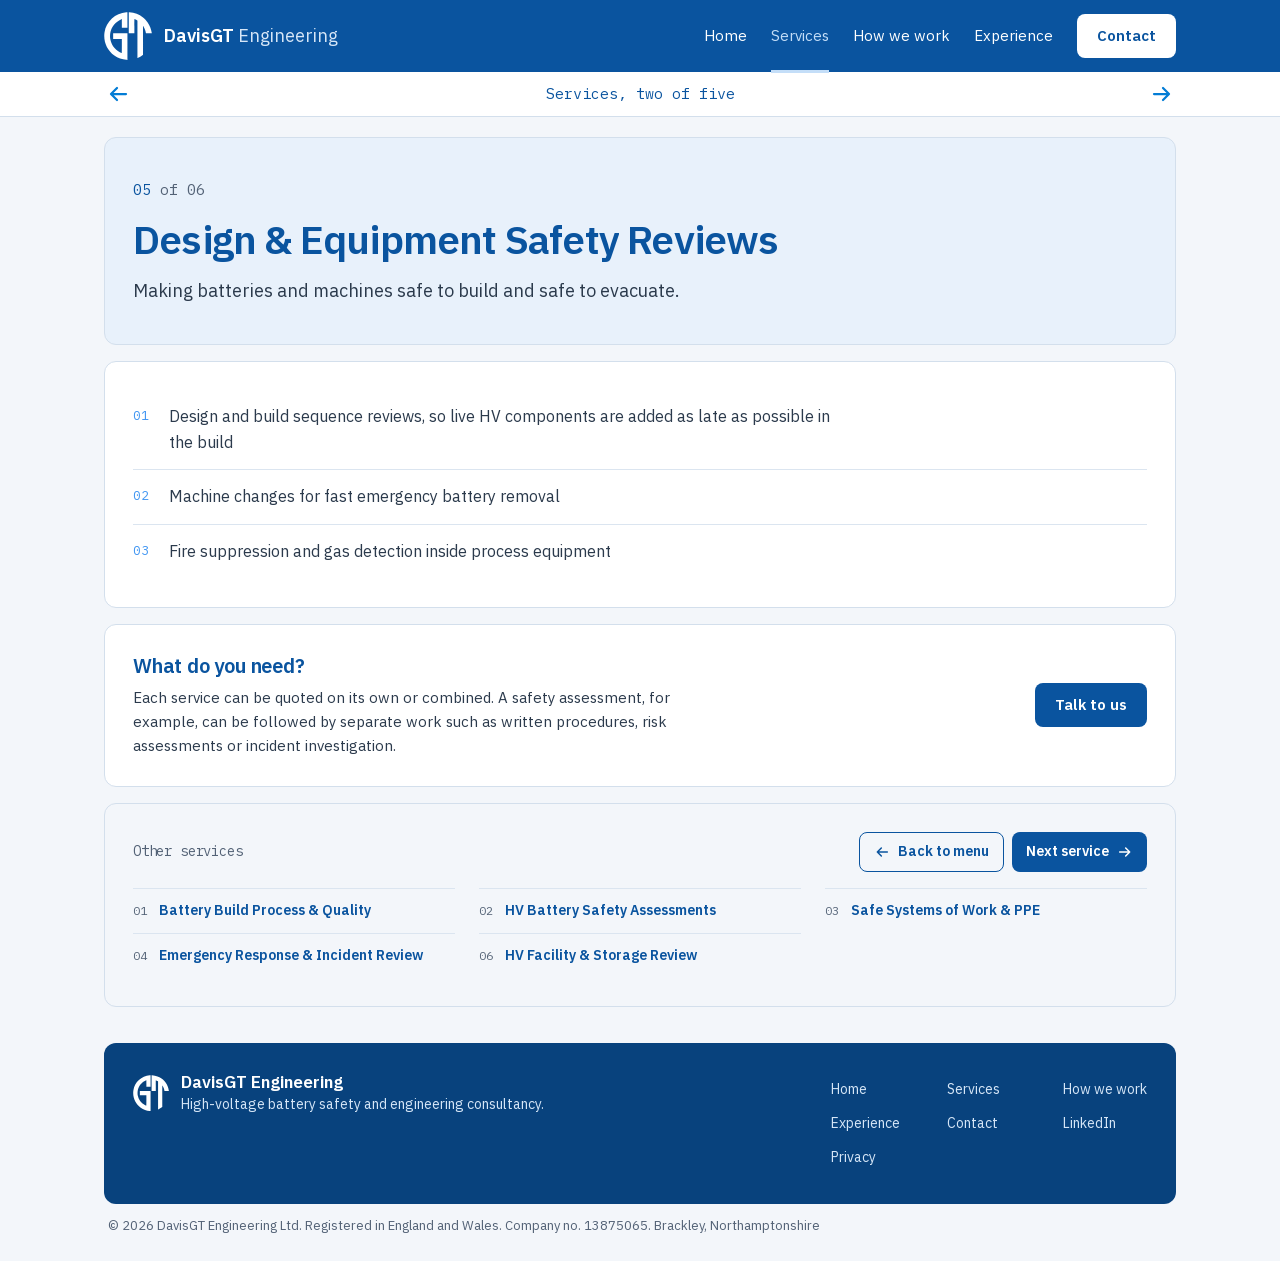
<file: services/design-reviews/index.html>
<!DOCTYPE html><!--VbiXjrv2gWbFzsvOPZjqe--><html lang="en-GB" class="__variable_987bfa __variable_90b1ba"><head><meta charSet="utf-8"/><meta name="viewport" content="width=device-width, initial-scale=1, viewport-fit=cover"/><link rel="preload" href="/_next/static/media/26d4368bf94c0ec4-s.p.woff2" as="font" crossorigin="" type="font/woff2"/><link rel="preload" href="/_next/static/media/d3ebbfd689654d3a-s.p.woff2" as="font" crossorigin="" type="font/woff2"/><link rel="stylesheet" href="/_next/static/css/79b086adcc98332b.css" data-precedence="next"/><link rel="preload" as="script" fetchPriority="low" href="/_next/static/chunks/webpack-4db83dc905a9ea92.js"/><script src="/_next/static/chunks/4bd1b696-c023c6e3521b1417.js" async=""></script><script src="/_next/static/chunks/255-2aa030c9ba2867e3.js" async=""></script><script src="/_next/static/chunks/main-app-eeaad996116c66fd.js" async=""></script><script src="/_next/static/chunks/619-ba102abea3e3d0e4.js" async=""></script><script src="/_next/static/chunks/app/layout-133e29e2ac0edc00.js" async=""></script><script src="/_next/static/chunks/app/services/%5Bslug%5D/page-36200e6310959554.js" async=""></script><meta name="next-size-adjust" content=""/><meta name="theme-color" content="#0A549F"/><title>Design &amp; Equipment Safety Reviews | DavisGT Engineering</title><meta name="description" content="Making batteries and machines safe to build and safe to evacuate."/><link rel="canonical" href="https://davisgtengineering.co.uk/services/design-reviews/"/><meta name="format-detection" content="telephone=no"/><meta property="og:title" content="Design &amp; Equipment Safety Reviews | DavisGT Engineering"/><meta property="og:description" content="Making batteries and machines safe to build and safe to evacuate."/><meta property="og:site_name" content="DavisGT Engineering"/><meta property="og:locale" content="en_GB"/><meta property="og:type" content="website"/><meta name="twitter:card" content="summary"/><meta name="twitter:title" content="Design &amp; Equipment Safety Reviews | DavisGT Engineering"/><meta name="twitter:description" content="Making batteries and machines safe to build and safe to evacuate."/><link rel="icon" href="/icon.svg?db9e47ce3513d9be" type="image/svg+xml" sizes="any"/><script src="/_next/static/chunks/polyfills-42372ed130431b0a.js" noModule=""></script></head><body><div hidden=""><!--$--><!--/$--></div><a href="#main" class="sr-only focus:not-sr-only focus:fixed focus:top-3 focus:left-3 focus:z-50 focus:bg-white focus:text-brand focus:px-4 focus:py-3">Skip to content</a><header class="sticky top-0 z-30 pt-[env(safe-area-inset-top)]"><div class="on-brand bg-brand text-white"><div class="wrap flex min-h-16 flex-wrap items-center justify-between gap-x-6 md:min-h-[4.5rem]"><a class="flex min-h-11 items-center gap-3 no-underline" aria-label="DavisGT Engineering, home" href="/"><svg viewBox="372 375 850 850" class="h-11 w-11 shrink-0 text-white md:h-12 md:w-12" aria-hidden="true"><g transform="translate(0 1600) scale(0.1 -0.1)" fill="currentColor"><path d="M7675 12199 c-1955 -147 -3564 -1628 -3859 -3554 -246 -1601 414 -3165 1733 -4109 606 -433 1392 -715 2116 -761 50 -3 116 -8 148 -11 l57 -5 0 2361 0 2360 -1265 0 -1265 0 0 -495 0 -495 770 0 770 0 0 -1250 c0 -1068 -2 -1250 -14 -1250 -24 0 -224 88 -350 153 -898 469 -1518 1321 -1685 2313 -65 391 -52 849 35 1244 219 982 928 1831 1862 2229 78 34 144 61 147 61 3 0 5 -344 5 -765 l0 -765 495 0 495 0 0 1375 0 1375 -42 -1 c-24 -1 -92 -6 -153 -10z M8110 10341 l0 -1871 495 0 495 0 0 1260 c0 693 2 1260 4 1260 27 0 413 -184 504 -240 l32 -20 0 -3315 c0 -1823 2 -3315 5 -3315 3 0 59 24 125 54 231 105 522 280 757 455 l103 76 0 2550 1 2550 20 -24 c71 -85 242 -408 314 -591 75 -193 148 -448 176 -622 l13 -78 516 0 517 0 -13 98 c-90 651 -336 1279 -721 1838 -189 274 -557 666 -823 878 -703 559 -1491 859 -2422 921 l-98 7 0 -1871z"></path></g></svg><span class="text-[1.0625rem] font-semibold md:text-[1.125rem]">DavisGT <span class="font-normal text-on-brand">Engineering</span></span></a><button type="button" class="inline-flex min-h-11 items-center rounded-lg border border-white/50 px-4 text-[15px] font-semibold transition-colors duration-150 hover:border-white md:hidden" aria-expanded="false" aria-controls="main-nav">Menu</button><nav id="main-nav" aria-label="Main" class="hidden w-full flex-col pb-3 md:flex md:w-auto md:flex-row md:items-center md:gap-6 md:pb-0"><a class="relative border-t border-white/15 py-3.5 text-[15px] no-underline transition-colors duration-150 hover:text-sky aria-[current=page]:text-sky md:border-0 md:py-2 md:aria-[current=page]:after:absolute md:aria-[current=page]:after:inset-x-0 md:aria-[current=page]:after:-bottom-[1.05rem] md:aria-[current=page]:after:h-[3px] md:aria-[current=page]:after:bg-sky" href="/">Home</a><a aria-current="page" class="relative border-t border-white/15 py-3.5 text-[15px] no-underline transition-colors duration-150 hover:text-sky aria-[current=page]:text-sky md:border-0 md:py-2 md:aria-[current=page]:after:absolute md:aria-[current=page]:after:inset-x-0 md:aria-[current=page]:after:-bottom-[1.05rem] md:aria-[current=page]:after:h-[3px] md:aria-[current=page]:after:bg-sky" href="/services/">Services</a><a class="relative border-t border-white/15 py-3.5 text-[15px] no-underline transition-colors duration-150 hover:text-sky aria-[current=page]:text-sky md:border-0 md:py-2 md:aria-[current=page]:after:absolute md:aria-[current=page]:after:inset-x-0 md:aria-[current=page]:after:-bottom-[1.05rem] md:aria-[current=page]:after:h-[3px] md:aria-[current=page]:after:bg-sky" href="/how-we-work/">How we work</a><a class="relative border-t border-white/15 py-3.5 text-[15px] no-underline transition-colors duration-150 hover:text-sky aria-[current=page]:text-sky md:border-0 md:py-2 md:aria-[current=page]:after:absolute md:aria-[current=page]:after:inset-x-0 md:aria-[current=page]:after:-bottom-[1.05rem] md:aria-[current=page]:after:h-[3px] md:aria-[current=page]:after:bg-sky" href="/experience/">Experience</a><a class="btn btn-light mt-3 min-h-11 md:mt-0" href="/contact/">Contact</a></nav></div></div><nav aria-label="Sheet" class="border-b border-line bg-white"><div class="wrap flex items-center justify-between gap-2 px-1! md:px-4!"><a aria-label="Back: Emergency Response &amp; Incident Review" title="Emergency Response &amp; Incident Review" class="grid h-11 w-11 shrink-0 place-items-center rounded-lg text-action transition-colors duration-150 hover:bg-tint hover:text-brand" href="/services/emergency-response/"><svg viewBox="0 0 24 24" class="h-6 w-6" aria-hidden="true" fill="none" stroke="currentColor" stroke-width="2.25" stroke-linecap="round" stroke-linejoin="round"><g transform="rotate(180 12 12)"><path d="M4 12h15M13 6l6 6-6 6"></path></g></svg></a><p class="min-w-0 truncate text-center font-mono text-[14px] text-brand md:text-[15px]" aria-live="polite">Service five of six: Design &amp; Equipment Safety Reviews</p><a aria-label="Forward: HV Facility &amp; Storage Review" title="HV Facility &amp; Storage Review" class="grid h-11 w-11 shrink-0 place-items-center rounded-lg text-action transition-colors duration-150 hover:bg-tint hover:text-brand" href="/services/facility-storage/"><svg viewBox="0 0 24 24" class="h-6 w-6" aria-hidden="true" fill="none" stroke="currentColor" stroke-width="2.25" stroke-linecap="round" stroke-linejoin="round"><g><path d="M4 12h15M13 6l6 6-6 6"></path></g></svg></a></div></nav></header><main id="main" class="sheet"><section class="cells " aria-labelledby="service"><div class="cell bg-tint text-brand md:col-span-12 md:py-10!"><p class="figures font-mono text-[15px] text-brand">05<!-- --> <span class="text-muted">of <!-- -->06</span></p><h1 id="service" class="mt-4 max-w-[18em] text-[clamp(1.75rem,3.4vw,2.5rem)] leading-[1.08] font-semibold tracking-[-0.02em]"><span class="sr-only">Design &amp; Equipment Safety Reviews</span><span aria-hidden="true"><span class="word"><span style="--i:0">Design</span></span> <span class="word"><span style="--i:1">&amp;</span></span> <span class="word"><span style="--i:2">Equipment</span></span> <span class="word"><span style="--i:3">Safety</span></span> <span class="word"><span style="--i:4">Reviews</span></span></span></h1><p class="mt-4 max-w-[34em] text-[1.125rem] leading-[1.5] text-body">Making batteries and machines safe to build and safe to evacuate.</p></div></section><div class="cells "><div class="cell bg-white text-brand md:col-span-12 "><ul><li class="grid grid-cols-[2.25rem_minmax(0,1fr)] py-3.5 text-[1rem] text-body "><span aria-hidden="true" class="figures font-mono text-[13px] leading-[1.9] text-accent">01</span><span class="max-w-[44em]">Design and build sequence reviews, so live HV components are added as late as possible in the build</span></li><li class="grid grid-cols-[2.25rem_minmax(0,1fr)] py-3.5 text-[1rem] text-body border-t border-rule"><span aria-hidden="true" class="figures font-mono text-[13px] leading-[1.9] text-accent">02</span><span class="max-w-[44em]">Machine changes for fast emergency battery removal</span></li><li class="grid grid-cols-[2.25rem_minmax(0,1fr)] py-3.5 text-[1rem] text-body border-t border-rule"><span aria-hidden="true" class="figures font-mono text-[13px] leading-[1.9] text-accent">03</span><span class="max-w-[44em]">Fire suppression and gas detection inside process equipment</span></li></ul></div></div><section class="cells " aria-labelledby="need"><div class="cell bg-white text-brand md:col-span-12 flex flex-col gap-5 md:flex-row md:items-center md:justify-between"><div><h2 id="need" class="text-[1.25rem] leading-tight tracking-[-0.01em]">What do you need?</h2><p class="mt-2 max-w-[40em] text-[15px] text-body">Each service can be quoted on its own or combined. A safety assessment, for example, can be followed by separate work such as written procedures, risk assessments or incident investigation.</p></div><a class="btn btn-brand shrink-0 self-start md:self-center" href="/contact/">Talk to us</a></div></section><nav class="cells " aria-labelledby="others"><div class="cell bg-paper text-brand md:col-span-12 "><div class="flex flex-wrap items-center justify-between gap-3"><h2 id="others" class="font-mono text-[14px] font-normal text-muted">Other services</h2><div class="flex flex-wrap gap-2"><a class="btn btn-line min-h-10! gap-2! px-3.5! text-[14px]!" href="/services/"><svg viewBox="0 0 24 24" class="h-4 w-4" aria-hidden="true" fill="none" stroke="currentColor" stroke-width="2.25" stroke-linecap="round" stroke-linejoin="round"><g transform="rotate(180 12 12)"><path d="M4 12h15M13 6l6 6-6 6"></path></g></svg> Back to menu</a><a class="btn btn-brand min-h-10! gap-2! px-3.5! text-[14px]!" href="/services/facility-storage/">Next service <svg viewBox="0 0 24 24" class="h-4 w-4" aria-hidden="true" fill="none" stroke="currentColor" stroke-width="2.25" stroke-linecap="round" stroke-linejoin="round"><g><path d="M4 12h15M13 6l6 6-6 6"></path></g></svg></a></div></div><ul class="mt-4 grid gap-x-6 sm:grid-cols-2 lg:grid-cols-3"><li class="border-t border-rule"><a class="group flex min-h-11 items-center gap-3 py-2 text-[14px] font-semibold no-underline transition-colors duration-150 hover:text-action" href="/services/build-process/"><span class="figures font-mono text-[12px] font-normal text-muted">01</span>Battery Build Process &amp; Quality</a></li><li class="border-t border-rule"><a class="group flex min-h-11 items-center gap-3 py-2 text-[14px] font-semibold no-underline transition-colors duration-150 hover:text-action" href="/services/safety-assessments/"><span class="figures font-mono text-[12px] font-normal text-muted">02</span>HV Battery Safety Assessments</a></li><li class="border-t border-rule"><a class="group flex min-h-11 items-center gap-3 py-2 text-[14px] font-semibold no-underline transition-colors duration-150 hover:text-action" href="/services/safe-systems/"><span class="figures font-mono text-[12px] font-normal text-muted">03</span>Safe Systems of Work &amp; PPE</a></li><li class="border-t border-rule"><a class="group flex min-h-11 items-center gap-3 py-2 text-[14px] font-semibold no-underline transition-colors duration-150 hover:text-action" href="/services/emergency-response/"><span class="figures font-mono text-[12px] font-normal text-muted">04</span>Emergency Response &amp; Incident Review</a></li><li class="border-t border-rule"><a class="group flex min-h-11 items-center gap-3 py-2 text-[14px] font-semibold no-underline transition-colors duration-150 hover:text-action" href="/services/facility-storage/"><span class="figures font-mono text-[12px] font-normal text-muted">06</span>HV Facility &amp; Storage Review</a></li></ul></div></nav><!--$--><!--/$--></main><footer class="sheet pb-3 md:pb-6"><div class="cell on-brand flex flex-col gap-6 bg-brand-deep text-white md:flex-row md:items-start md:justify-between"><div class="flex items-center gap-3"><svg viewBox="372 375 850 850" class="h-9 w-9 shrink-0 text-white" aria-hidden="true"><g transform="translate(0 1600) scale(0.1 -0.1)" fill="currentColor"><path d="M7675 12199 c-1955 -147 -3564 -1628 -3859 -3554 -246 -1601 414 -3165 1733 -4109 606 -433 1392 -715 2116 -761 50 -3 116 -8 148 -11 l57 -5 0 2361 0 2360 -1265 0 -1265 0 0 -495 0 -495 770 0 770 0 0 -1250 c0 -1068 -2 -1250 -14 -1250 -24 0 -224 88 -350 153 -898 469 -1518 1321 -1685 2313 -65 391 -52 849 35 1244 219 982 928 1831 1862 2229 78 34 144 61 147 61 3 0 5 -344 5 -765 l0 -765 495 0 495 0 0 1375 0 1375 -42 -1 c-24 -1 -92 -6 -153 -10z M8110 10341 l0 -1871 495 0 495 0 0 1260 c0 693 2 1260 4 1260 27 0 413 -184 504 -240 l32 -20 0 -3315 c0 -1823 2 -3315 5 -3315 3 0 59 24 125 54 231 105 522 280 757 455 l103 76 0 2550 1 2550 20 -24 c71 -85 242 -408 314 -591 75 -193 148 -448 176 -622 l13 -78 516 0 517 0 -13 98 c-90 651 -336 1279 -721 1838 -189 274 -557 666 -823 878 -703 559 -1491 859 -2422 921 l-98 7 0 -1871z"></path></g></svg><div><p class="text-[1.0625rem] leading-tight font-semibold">DavisGT Engineering</p><p class="text-[14px] text-on-brand">High-voltage battery safety and engineering consultancy.</p></div></div><nav aria-label="Footer" class="grid grid-cols-2 gap-x-8 text-[14px] text-on-brand sm:grid-cols-3"><a class="py-1.5 no-underline transition-colors duration-150 hover:text-white" href="/">Home</a><a class="py-1.5 no-underline transition-colors duration-150 hover:text-white" href="/services/">Services</a><a class="py-1.5 no-underline transition-colors duration-150 hover:text-white" href="/how-we-work/">How we work</a><a class="py-1.5 no-underline transition-colors duration-150 hover:text-white" href="/experience/">Experience</a><a class="py-1.5 no-underline transition-colors duration-150 hover:text-white" href="/contact/">Contact</a><a href="https://www.linkedin.com/in/darren-davis-33a28642/" target="_blank" rel="noopener noreferrer" class="py-1.5 no-underline transition-colors duration-150 hover:text-white">LinkedIn</a><a class="py-1.5 no-underline transition-colors duration-150 hover:text-white" href="/privacy/">Privacy</a></nav></div><p class="px-1 pt-3 text-[13px] text-muted">© 2026 <!-- -->DavisGT Engineering Ltd<!-- -->. Registered in England and Wales.<!-- --> <!-- -->Company no. <span class="figures">13875065</span>.<!-- --> <!-- -->Brackley, Northamptonshire</p></footer><script type="application/ld+json">{"@context":"https://schema.org","@type":"ProfessionalService","name":"DavisGT Engineering","legalName":"DavisGT Engineering Ltd","url":"https://davisgtengineering.co.uk","email":"info@davisgtengineering.co.uk","description":"Independent high-voltage battery safety and engineering consultancy. Battery build process and quality, safety assessments, safe systems of work, emergency response and incident review.","areaServed":"Europe","sameAs":["https://www.linkedin.com/in/darren-davis-33a28642/"],"founder":{"@type":"Person","name":"Darren Davis","jobTitle":"Principal Consultant","sameAs":"https://www.linkedin.com/in/darren-davis-33a28642/"}}</script><script src="/_next/static/chunks/webpack-4db83dc905a9ea92.js" id="_R_" async=""></script><script>(self.__next_f=self.__next_f||[]).push([0])</script><script>self.__next_f.push([1,"1:\"$Sreact.fragment\"\n2:I[1766,[\"619\",\"static/chunks/619-ba102abea3e3d0e4.js\",\"177\",\"static/chunks/app/layout-133e29e2ac0edc00.js\"],\"Header\"]\n3:I[9766,[],\"\"]\n4:I[8924,[],\"\"]\n5:I[2619,[\"619\",\"static/chunks/619-ba102abea3e3d0e4.js\",\"805\",\"static/chunks/app/services/%5Bslug%5D/page-36200e6310959554.js\"],\"\"]\nd:I[7150,[],\"\"]\n:HL[\"/_next/static/media/26d4368bf94c0ec4-s.p.woff2\",\"font\",{\"crossOrigin\":\"\",\"type\":\"font/woff2\"}]\n:HL[\"/_next/static/media/d3ebbfd689654d3a-s.p.woff2\",\"font\",{\"crossOrigin\":\"\",\"type\":\"font/woff2\"}]\n:HL[\"/_next/static/css/79b086adcc98332b.css\",\"style\"]\n"])</script><script>self.__next_f.push([1,"0:{\"P\":null,\"b\":\"VbiXjrv2gWbFzsvOPZjqe\",\"p\":\"\",\"c\":[\"\",\"services\",\"design-reviews\",\"\"],\"i\":false,\"f\":[[[\"\",{\"children\":[\"services\",{\"children\":[[\"slug\",\"design-reviews\",\"d\"],{\"children\":[\"__PAGE__\",{}]}]}]},\"$undefined\",\"$undefined\",true],[\"\",[\"$\",\"$1\",\"c\",{\"children\":[[[\"$\",\"link\",\"0\",{\"rel\":\"stylesheet\",\"href\":\"/_next/static/css/79b086adcc98332b.css\",\"precedence\":\"next\",\"crossOrigin\":\"$undefined\",\"nonce\":\"$undefined\"}]],[\"$\",\"html\",null,{\"lang\":\"en-GB\",\"className\":\"__variable_987bfa __variable_90b1ba\",\"children\":[\"$\",\"body\",null,{\"children\":[[\"$\",\"a\",null,{\"href\":\"#main\",\"className\":\"sr-only focus:not-sr-only focus:fixed focus:top-3 focus:left-3 focus:z-50 focus:bg-white focus:text-brand focus:px-4 focus:py-3\",\"children\":\"Skip to content\"}],[\"$\",\"$L2\",null,{}],[\"$\",\"main\",null,{\"id\":\"main\",\"className\":\"sheet\",\"children\":[\"$\",\"$L3\",null,{\"parallelRouterKey\":\"children\",\"error\":\"$undefined\",\"errorStyles\":\"$undefined\",\"errorScripts\":\"$undefined\",\"template\":[\"$\",\"$L4\",null,{}],\"templateStyles\":\"$undefined\",\"templateScripts\":\"$undefined\",\"notFound\":[[\"$\",\"div\",null,{\"className\":\"cells \",\"children\":[[\"$\",\"div\",null,{\"className\":\"cell bg-tint text-brand md:col-span-12 flex flex-col justify-between gap-6\",\"children\":[[\"$\",\"p\",null,{\"className\":\"font-mono text-[13px] leading-snug opacity-85 text-brand\",\"children\":\"404\"}],[\"$\",\"div\",null,{\"children\":[[\"$\",\"h1\",null,{\"className\":\"max-w-[12em] text-[clamp(1.875rem,3.6vw,2.75rem)] leading-[1.05] font-semibold tracking-[-0.02em]\",\"children\":\"This page is not in the file\"}],[\"$\",\"p\",null,{\"className\":\"mt-6 max-w-[34em] text-[1.125rem] text-body\",\"children\":\"The link may be old. Everything on the site is one click from the home page.\"}]]}]]}],[\"$\",\"$L5\",null,{\"href\":\"/\",\"className\":\"cell cell-link group flex flex-col bg-white text-brand hover:text-white focus-visible:text-white md:col-span-12 min-h-32 justify-between\",\"children\":[[\"$\",\"span\",null,{\"className\":\"flex items-start justify-between gap-4 font-mono text-[13px] leading-snug\",\"children\":[[\"$\",\"span\",null,{\"className\":\"muted-on-hover opacity-85\",\"children\":\"Home\"}],[\"$\",\"span\",null,{\"className\":\"arrow -mt-0.5\",\"children\":[\"$\",\"svg\",null,{\"viewBox\":\"0 0 24 24\",\"className\":\"h-7 w-7\",\"aria-hidden\":true,\"fill\":\"none\",\"stroke\":\"currentColor\",\"strokeWidth\":2.25,\"strokeLinecap\":\"round\",\"strokeLinejoin\":\"round\",\"children\":[\"$\",\"g\",null,{\"transform\":\"$undefined\",\"children\":[\"$\",\"path\",null,{\"d\":\"M4 12h15M13 6l6 6-6 6\"}]}]}]}]]}],[\"$\",\"span\",null,{\"className\":\"text-[1.25rem] leading-none font-semibold tracking-[-0.01em]\",\"children\":\"Go to the home page\"}]]}]]}],[]],\"forbidden\":\"$undefined\",\"unauthorized\":\"$undefined\"}]}],[\"$\",\"footer\",null,{\"className\":\"sheet pb-3 md:pb-6\",\"children\":[[\"$\",\"div\",null,{\"className\":\"cell on-brand flex flex-col gap-6 bg-brand-deep text-white md:flex-row md:items-start md:justify-between\",\"children\":[[\"$\",\"div\",null,{\"className\":\"flex items-center gap-3\",\"children\":[[\"$\",\"svg\",null,{\"viewBox\":\"372 375 850 850\",\"className\":\"h-9 w-9 shrink-0 text-white\",\"role\":\"$undefined\",\"aria-label\":\"$undefined\",\"aria-hidden\":true,\"children\":[\"$\",\"g\",null,{\"transform\":\"translate(0 1600) scale(0.1 -0.1)\",\"fill\":\"currentColor\",\"children\":[\"$\",\"path\",null,{\"d\":\"M7675 12199 c-1955 -147 -3564 -1628 -3859 -3554 -246 -1601 414 -3165 1733 -4109 606 -433 1392 -715 2116 -761 50 -3 116 -8 148 -11 l57 -5 0 2361 0 2360 -1265 0 -1265 0 0 -495 0 -495 770 0 770 0 0 -1250 c0 -1068 -2 -1250 -14 -1250 -24 0 -224 88 -350 153 -898 469 -1518 1321 -1685 2313 -65 391 -52 849 35 1244 219 982 928 1831 1862 2229 78 34 144 61 147 61 3 0 5 -344 5 -765 l0 -765 495 0 495 0 0 1375 0 1375 -42 -1 c-24 -1 -92 -6 -153 -10z M8110 10341 l0 -1871 495 0 495 0 0 1260 c0 693 2 1260 4 1260 27 0 413 -184 504 -240 l32 -20 0 -3315 c0 -1823 2 -3315 5 -3315 3 0 59 24 125 54 231 105 522 280 757 455 l103 76 0 2550 1 2550 20 -24 c71 -85 242 -408 314 -591 75 -193 148 -448 176 -622 l13 -78 516 0 517 0 -13 98 c-90 651 -336 1279 -721 1838 -189 274 -557 666 -823 878 -703 559 -1491 859 -2422 921 l-98 7 0 -1871z\"}]}]}],[\"$\",\"div\",null,{\"children\":[[\"$\",\"p\",null,{\"className\":\"text-[1.0625rem] leading-tight font-semibold\",\"children\":\"DavisGT Engineering\"}],[\"$\",\"p\",null,{\"className\":\"text-[14px] text-on-brand\",\"children\":\"High-voltage battery safety and engineering consultancy.\"}]]}]]}],\"$L6\"]}],\"$L7\"]}],\"$L8\"]}]}]]}],{\"children\":[\"services\",\"$L9\",{\"children\":[[\"slug\",\"design-reviews\",\"d\"],\"$La\",{\"children\":[\"__PAGE__\",\"$Lb\",{},null,false]},null,false]},null,false]},null,false],\"$Lc\",false]],\"m\":\"$undefined\",\"G\":[\"$d\",[]],\"s\":false,\"S\":true}\n"])</script><script>self.__next_f.push([1,"f:I[4431,[],\"OutletBoundary\"]\n11:I[5278,[],\"AsyncMetadataOutlet\"]\n13:I[4431,[],\"ViewportBoundary\"]\n15:I[4431,[],\"MetadataBoundary\"]\n16:\"$Sreact.suspense\"\n"])</script><script>self.__next_f.push([1,"6:[\"$\",\"nav\",null,{\"aria-label\":\"Footer\",\"className\":\"grid grid-cols-2 gap-x-8 text-[14px] text-on-brand sm:grid-cols-3\",\"children\":[[[\"$\",\"$L5\",\"/\",{\"href\":\"/\",\"className\":\"py-1.5 no-underline transition-colors duration-150 hover:text-white\",\"children\":\"Home\"}],[\"$\",\"$L5\",\"/services/\",{\"href\":\"/services/\",\"className\":\"py-1.5 no-underline transition-colors duration-150 hover:text-white\",\"children\":\"Services\"}],[\"$\",\"$L5\",\"/how-we-work/\",{\"href\":\"/how-we-work/\",\"className\":\"py-1.5 no-underline transition-colors duration-150 hover:text-white\",\"children\":\"How we work\"}],[\"$\",\"$L5\",\"/experience/\",{\"href\":\"/experience/\",\"className\":\"py-1.5 no-underline transition-colors duration-150 hover:text-white\",\"children\":\"Experience\"}],[\"$\",\"$L5\",\"/contact/\",{\"href\":\"/contact/\",\"className\":\"py-1.5 no-underline transition-colors duration-150 hover:text-white\",\"children\":\"Contact\"}]],[\"$\",\"a\",null,{\"href\":\"https://www.linkedin.com/in/darren-davis-33a28642/\",\"target\":\"_blank\",\"rel\":\"noopener noreferrer\",\"className\":\"py-1.5 no-underline transition-colors duration-150 hover:text-white\",\"children\":\"LinkedIn\"}],[\"$\",\"$L5\",null,{\"href\":\"/privacy/\",\"className\":\"py-1.5 no-underline transition-colors duration-150 hover:text-white\",\"children\":\"Privacy\"}]]}]\n"])</script><script>self.__next_f.push([1,"7:[\"$\",\"p\",null,{\"className\":\"px-1 pt-3 text-[13px] text-muted\",\"children\":[\"© 2026 \",\"DavisGT Engineering Ltd\",\". Registered in England and Wales.\",\" \",[\"Company no. \",[\"$\",\"span\",null,{\"className\":\"figures\",\"children\":\"13875065\"}],\".\",\" \"],\"Brackley, Northamptonshire\"]}]\n"])</script><script>self.__next_f.push([1,"8:[\"$\",\"script\",null,{\"type\":\"application/ld+json\",\"dangerouslySetInnerHTML\":{\"__html\":\"{\\\"@context\\\":\\\"https://schema.org\\\",\\\"@type\\\":\\\"ProfessionalService\\\",\\\"name\\\":\\\"DavisGT Engineering\\\",\\\"legalName\\\":\\\"DavisGT Engineering Ltd\\\",\\\"url\\\":\\\"https://davisgtengineering.co.uk\\\",\\\"email\\\":\\\"info@davisgtengineering.co.uk\\\",\\\"description\\\":\\\"Independent high-voltage battery safety and engineering consultancy. Battery build process and quality, safety assessments, safe systems of work, emergency response and incident review.\\\",\\\"areaServed\\\":\\\"Europe\\\",\\\"sameAs\\\":[\\\"https://www.linkedin.com/in/darren-davis-33a28642/\\\"],\\\"founder\\\":{\\\"@type\\\":\\\"Person\\\",\\\"name\\\":\\\"Darren Davis\\\",\\\"jobTitle\\\":\\\"Principal Consultant\\\",\\\"sameAs\\\":\\\"https://www.linkedin.com/in/darren-davis-33a28642/\\\"}}\"}}]\n"])</script><script>self.__next_f.push([1,"9:[\"$\",\"$1\",\"c\",{\"children\":[null,[\"$\",\"$L3\",null,{\"parallelRouterKey\":\"children\",\"error\":\"$undefined\",\"errorStyles\":\"$undefined\",\"errorScripts\":\"$undefined\",\"template\":[\"$\",\"$L4\",null,{}],\"templateStyles\":\"$undefined\",\"templateScripts\":\"$undefined\",\"notFound\":\"$undefined\",\"forbidden\":\"$undefined\",\"unauthorized\":\"$undefined\"}]]}]\na:[\"$\",\"$1\",\"c\",{\"children\":[null,[\"$\",\"$L3\",null,{\"parallelRouterKey\":\"children\",\"error\":\"$undefined\",\"errorStyles\":\"$undefined\",\"errorScripts\":\"$undefined\",\"template\":[\"$\",\"$L4\",null,{}],\"templateStyles\":\"$undefined\",\"templateScripts\":\"$undefined\",\"notFound\":\"$undefined\",\"forbidden\":\"$undefined\",\"unauthorized\":\"$undefined\"}]]}]\nb:[\"$\",\"$1\",\"c\",{\"children\":[\"$Le\",null,[\"$\",\"$Lf\",null,{\"children\":[\"$L10\",[\"$\",\"$L11\",null,{\"promise\":\"$@12\"}]]}]]}]\nc:[\"$\",\"$1\",\"h\",{\"children\":[null,[[\"$\",\"$L13\",null,{\"children\":\"$L14\"}],[\"$\",\"meta\",null,{\"name\":\"next-size-adjust\",\"content\":\"\"}]],[\"$\",\"$L15\",null,{\"children\":[\"$\",\"div\",null,{\"hidden\":true,\"children\":[\"$\",\"$16\",null,{\"fallback\":null,\"children\":\"$L17\"}]}]}]]}]\n"])</script><script>self.__next_f.push([1,"18:I[6479,[\"619\",\"static/chunks/619-ba102abea3e3d0e4.js\",\"805\",\"static/chunks/app/services/%5Bslug%5D/page-36200e6310959554.js\"],\"Words\"]\n"])</script><script>self.__next_f.push([1,"e:[[\"$\",\"section\",null,{\"className\":\"cells \",\"aria-labelledby\":\"service\",\"children\":[\"$\",\"div\",null,{\"className\":\"cell bg-tint text-brand md:col-span-12 md:py-10!\",\"children\":[[\"$\",\"p\",null,{\"className\":\"figures font-mono text-[15px] text-brand\",\"children\":[\"05\",\" \",[\"$\",\"span\",null,{\"className\":\"text-muted\",\"children\":[\"of \",\"06\"]}]]}],[\"$\",\"h1\",null,{\"id\":\"service\",\"className\":\"mt-4 max-w-[18em] text-[clamp(1.75rem,3.4vw,2.5rem)] leading-[1.08] font-semibold tracking-[-0.02em]\",\"children\":[\"$\",\"$L18\",null,{\"text\":\"Design \u0026 Equipment Safety Reviews\"}]}],[\"$\",\"p\",null,{\"className\":\"mt-4 max-w-[34em] text-[1.125rem] leading-[1.5] text-body\",\"children\":\"Making batteries and machines safe to build and safe to evacuate.\"}]]}]}],[\"$\",\"div\",null,{\"className\":\"cells \",\"children\":[\"$\",\"div\",null,{\"className\":\"cell bg-white text-brand md:col-span-12 \",\"children\":[\"$\",\"ul\",null,{\"children\":[[\"$\",\"li\",\"Design and build sequence reviews, so live HV components are added as late as possible in the build\",{\"className\":\"grid grid-cols-[2.25rem_minmax(0,1fr)] py-3.5 text-[1rem] text-body \",\"children\":[[\"$\",\"span\",null,{\"aria-hidden\":true,\"className\":\"figures font-mono text-[13px] leading-[1.9] text-accent\",\"children\":\"01\"}],[\"$\",\"span\",null,{\"className\":\"max-w-[44em]\",\"children\":\"Design and build sequence reviews, so live HV components are added as late as possible in the build\"}]]}],[\"$\",\"li\",\"Machine changes for fast emergency battery removal\",{\"className\":\"grid grid-cols-[2.25rem_minmax(0,1fr)] py-3.5 text-[1rem] text-body border-t border-rule\",\"children\":[[\"$\",\"span\",null,{\"aria-hidden\":true,\"className\":\"figures font-mono text-[13px] leading-[1.9] text-accent\",\"children\":\"02\"}],[\"$\",\"span\",null,{\"className\":\"max-w-[44em]\",\"children\":\"Machine changes for fast emergency battery removal\"}]]}],[\"$\",\"li\",\"Fire suppression and gas detection inside process equipment\",{\"className\":\"grid grid-cols-[2.25rem_minmax(0,1fr)] py-3.5 text-[1rem] text-body border-t border-rule\",\"children\":[[\"$\",\"span\",null,{\"aria-hidden\":true,\"className\":\"figures font-mono text-[13px] leading-[1.9] text-accent\",\"children\":\"03\"}],[\"$\",\"span\",null,{\"className\":\"max-w-[44em]\",\"children\":\"Fire suppression and gas detection inside process equipment\"}]]}]]}]}]}],[\"$\",\"section\",null,{\"className\":\"cells \",\"aria-labelledby\":\"need\",\"children\":[\"$\",\"div\",null,{\"className\":\"cell bg-white text-brand md:col-span-12 flex flex-col gap-5 md:flex-row md:items-center md:justify-between\",\"children\":[[\"$\",\"div\",null,{\"children\":[[\"$\",\"h2\",null,{\"id\":\"need\",\"className\":\"text-[1.25rem] leading-tight tracking-[-0.01em]\",\"children\":\"What do you need?\"}],[\"$\",\"p\",null,{\"className\":\"mt-2 max-w-[40em] text-[15px] text-body\",\"children\":\"Each service can be quoted on its own or combined. A safety assessment, for example, can be followed by separate work such as written procedures, risk assessments or incident investigation.\"}]]}],[\"$\",\"$L5\",null,{\"href\":\"/contact/\",\"className\":\"btn btn-brand shrink-0 self-start md:self-center\",\"children\":\"Talk to us\"}]]}]}],[\"$\",\"nav\",null,{\"className\":\"cells \",\"aria-labelledby\":\"others\",\"children\":[\"$\",\"div\",null,{\"className\":\"cell bg-paper text-brand md:col-span-12 \",\"children\":[[\"$\",\"div\",null,{\"className\":\"flex flex-wrap items-center justify-between gap-3\",\"children\":[[\"$\",\"h2\",null,{\"id\":\"others\",\"className\":\"font-mono text-[14px] font-normal text-muted\",\"children\":\"Other services\"}],[\"$\",\"div\",null,{\"className\":\"flex flex-wrap gap-2\",\"children\":[[\"$\",\"$L5\",null,{\"href\":\"/services/\",\"className\":\"btn btn-line min-h-10! gap-2! px-3.5! text-[14px]!\",\"children\":[[\"$\",\"svg\",null,{\"viewBox\":\"0 0 24 24\",\"className\":\"h-4 w-4\",\"aria-hidden\":true,\"fill\":\"none\",\"stroke\":\"currentColor\",\"strokeWidth\":2.25,\"strokeLinecap\":\"round\",\"strokeLinejoin\":\"round\",\"children\":[\"$\",\"g\",null,{\"transform\":\"rotate(180 12 12)\",\"children\":[\"$\",\"path\",null,{\"d\":\"M4 12h15M13 6l6 6-6 6\"}]}]}],\" Back to menu\"]}],[\"$\",\"$L5\",null,{\"href\":\"/services/facility-storage/\",\"className\":\"btn btn-brand min-h-10! gap-2! px-3.5! text-[14px]!\",\"children\":[\"Next service \",[\"$\",\"svg\",null,{\"viewBox\":\"0 0 24 24\",\"className\":\"h-4 w-4\",\"aria-hidden\":true,\"fill\":\"none\",\"stroke\":\"currentColor\",\"strokeWidth\":2.25,\"strokeLinecap\":\"round\",\"strokeLinejoin\":\"round\",\"children\":\"$L19\"}]]}]]}]]}],\"$L1a\"]}]}]]\n"])</script><script>self.__next_f.push([1,"19:[\"$\",\"g\",null,{\"transform\":\"$undefined\",\"children\":[\"$\",\"path\",null,{\"d\":\"M4 12h15M13 6l6 6-6 6\"}]}]\n"])</script><script>self.__next_f.push([1,"1a:[\"$\",\"ul\",null,{\"className\":\"mt-4 grid gap-x-6 sm:grid-cols-2 lg:grid-cols-3\",\"children\":[[\"$\",\"li\",\"build-process\",{\"className\":\"border-t border-rule\",\"children\":[\"$\",\"$L5\",null,{\"href\":\"/services/build-process/\",\"className\":\"group flex min-h-11 items-center gap-3 py-2 text-[14px] font-semibold no-underline transition-colors duration-150 hover:text-action\",\"children\":[[\"$\",\"span\",null,{\"className\":\"figures font-mono text-[12px] font-normal text-muted\",\"children\":\"01\"}],\"Battery Build Process \u0026 Quality\"]}]}],[\"$\",\"li\",\"safety-assessments\",{\"className\":\"border-t border-rule\",\"children\":[\"$\",\"$L5\",null,{\"href\":\"/services/safety-assessments/\",\"className\":\"group flex min-h-11 items-center gap-3 py-2 text-[14px] font-semibold no-underline transition-colors duration-150 hover:text-action\",\"children\":[[\"$\",\"span\",null,{\"className\":\"figures font-mono text-[12px] font-normal text-muted\",\"children\":\"02\"}],\"HV Battery Safety Assessments\"]}]}],[\"$\",\"li\",\"safe-systems\",{\"className\":\"border-t border-rule\",\"children\":[\"$\",\"$L5\",null,{\"href\":\"/services/safe-systems/\",\"className\":\"group flex min-h-11 items-center gap-3 py-2 text-[14px] font-semibold no-underline transition-colors duration-150 hover:text-action\",\"children\":[[\"$\",\"span\",null,{\"className\":\"figures font-mono text-[12px] font-normal text-muted\",\"children\":\"03\"}],\"Safe Systems of Work \u0026 PPE\"]}]}],[\"$\",\"li\",\"emergency-response\",{\"className\":\"border-t border-rule\",\"children\":[\"$\",\"$L5\",null,{\"href\":\"/services/emergency-response/\",\"className\":\"group flex min-h-11 items-center gap-3 py-2 text-[14px] font-semibold no-underline transition-colors duration-150 hover:text-action\",\"children\":[[\"$\",\"span\",null,{\"className\":\"figures font-mono text-[12px] font-normal text-muted\",\"children\":\"04\"}],\"Emergency Response \u0026 Incident Review\"]}]}],null,[\"$\",\"li\",\"facility-storage\",{\"className\":\"border-t border-rule\",\"children\":[\"$\",\"$L5\",null,{\"href\":\"/services/facility-storage/\",\"className\":\"group flex min-h-11 items-center gap-3 py-2 text-[14px] font-semibold no-underline transition-colors duration-150 hover:text-action\",\"children\":[[\"$\",\"span\",null,{\"className\":\"figures font-mono text-[12px] font-normal text-muted\",\"children\":\"06\"}],\"HV Facility \u0026 Storage Review\"]}]}]]}]\n"])</script><script>self.__next_f.push([1,"14:[[\"$\",\"meta\",\"0\",{\"charSet\":\"utf-8\"}],[\"$\",\"meta\",\"1\",{\"name\":\"viewport\",\"content\":\"width=device-width, initial-scale=1, viewport-fit=cover\"}],[\"$\",\"meta\",\"2\",{\"name\":\"theme-color\",\"content\":\"#0A549F\"}]]\n10:null\n"])</script><script>self.__next_f.push([1,"1b:I[622,[],\"IconMark\"]\n"])</script><script>self.__next_f.push([1,"12:{\"metadata\":[[\"$\",\"title\",\"0\",{\"children\":\"Design \u0026 Equipment Safety Reviews | DavisGT Engineering\"}],[\"$\",\"meta\",\"1\",{\"name\":\"description\",\"content\":\"Making batteries and machines safe to build and safe to evacuate.\"}],[\"$\",\"link\",\"2\",{\"rel\":\"canonical\",\"href\":\"https://davisgtengineering.co.uk/services/design-reviews/\"}],[\"$\",\"meta\",\"3\",{\"name\":\"format-detection\",\"content\":\"telephone=no\"}],[\"$\",\"meta\",\"4\",{\"property\":\"og:title\",\"content\":\"Design \u0026 Equipment Safety Reviews | DavisGT Engineering\"}],[\"$\",\"meta\",\"5\",{\"property\":\"og:description\",\"content\":\"Making batteries and machines safe to build and safe to evacuate.\"}],[\"$\",\"meta\",\"6\",{\"property\":\"og:site_name\",\"content\":\"DavisGT Engineering\"}],[\"$\",\"meta\",\"7\",{\"property\":\"og:locale\",\"content\":\"en_GB\"}],[\"$\",\"meta\",\"8\",{\"property\":\"og:type\",\"content\":\"website\"}],[\"$\",\"meta\",\"9\",{\"name\":\"twitter:card\",\"content\":\"summary\"}],[\"$\",\"meta\",\"10\",{\"name\":\"twitter:title\",\"content\":\"Design \u0026 Equipment Safety Reviews | DavisGT Engineering\"}],[\"$\",\"meta\",\"11\",{\"name\":\"twitter:description\",\"content\":\"Making batteries and machines safe to build and safe to evacuate.\"}],[\"$\",\"link\",\"12\",{\"rel\":\"icon\",\"href\":\"/icon.svg?db9e47ce3513d9be\",\"type\":\"image/svg+xml\",\"sizes\":\"any\"}],[\"$\",\"$L1b\",\"13\",{}]],\"error\":null,\"digest\":\"$undefined\"}\n"])</script><script>self.__next_f.push([1,"17:\"$12:metadata\"\n"])</script></body></html>
</file>
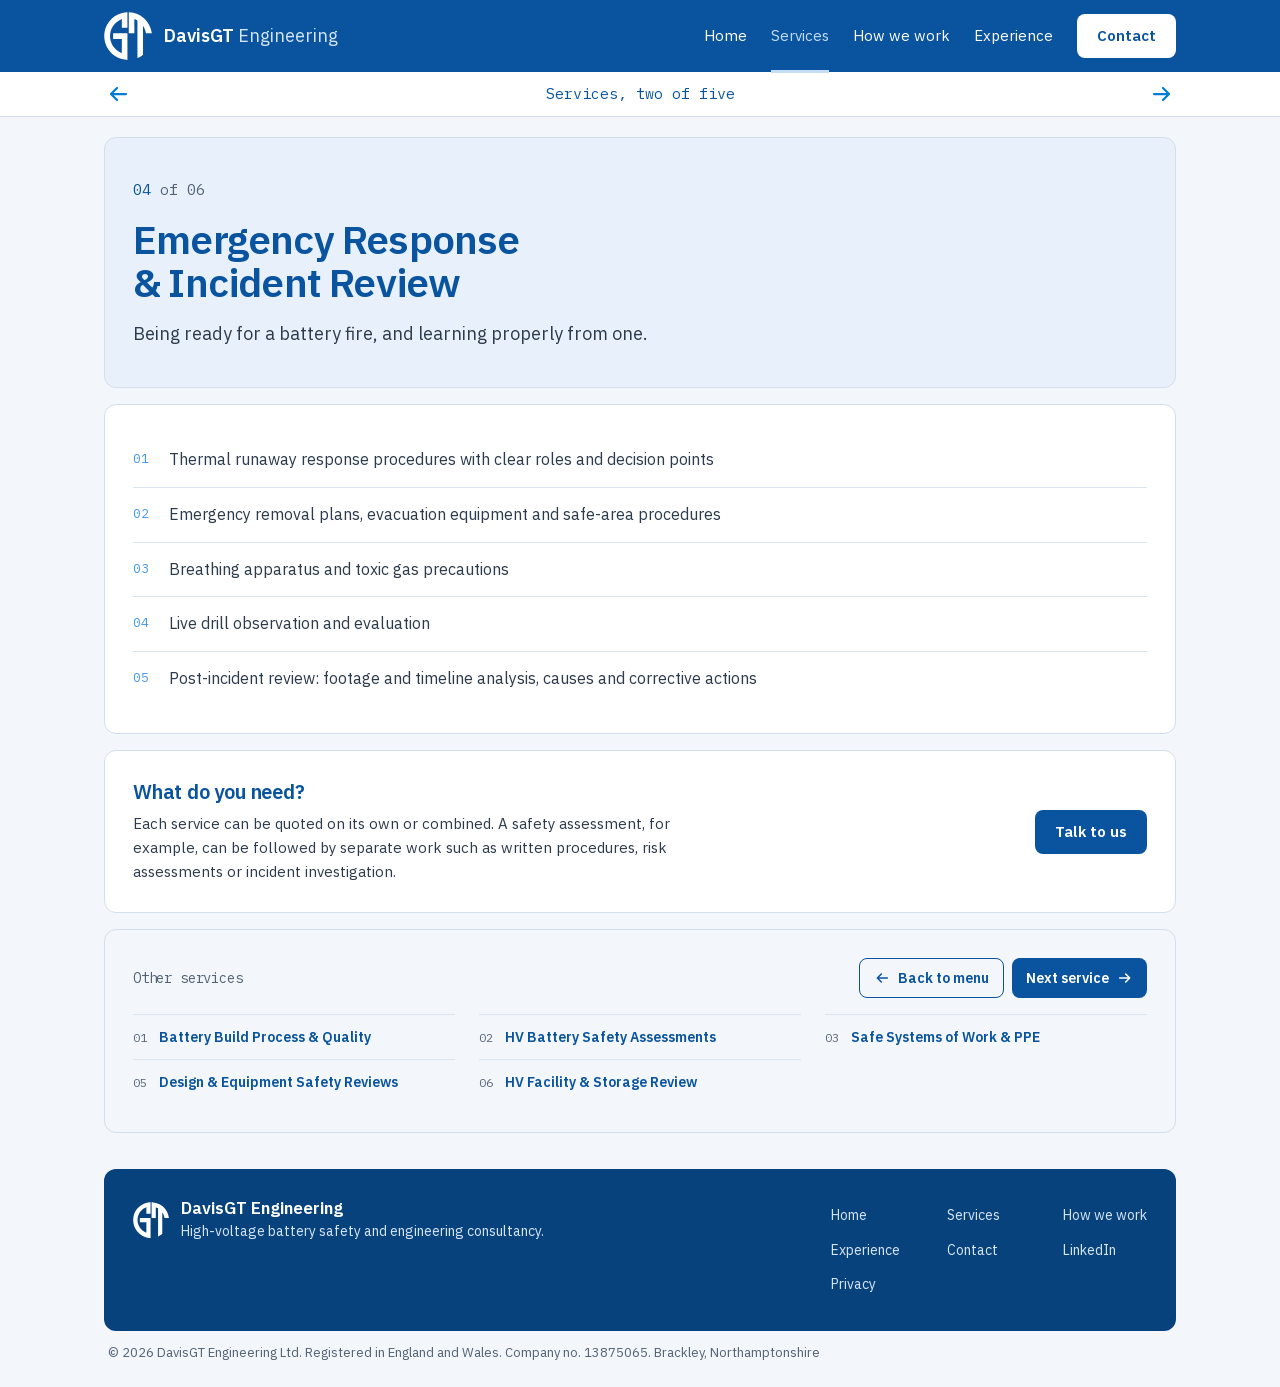
<file: services/emergency-response/index.html>
<!DOCTYPE html><!--VbiXjrv2gWbFzsvOPZjqe--><html lang="en-GB" class="__variable_987bfa __variable_90b1ba"><head><meta charSet="utf-8"/><meta name="viewport" content="width=device-width, initial-scale=1, viewport-fit=cover"/><link rel="preload" href="/_next/static/media/26d4368bf94c0ec4-s.p.woff2" as="font" crossorigin="" type="font/woff2"/><link rel="preload" href="/_next/static/media/d3ebbfd689654d3a-s.p.woff2" as="font" crossorigin="" type="font/woff2"/><link rel="stylesheet" href="/_next/static/css/79b086adcc98332b.css" data-precedence="next"/><link rel="preload" as="script" fetchPriority="low" href="/_next/static/chunks/webpack-4db83dc905a9ea92.js"/><script src="/_next/static/chunks/4bd1b696-c023c6e3521b1417.js" async=""></script><script src="/_next/static/chunks/255-2aa030c9ba2867e3.js" async=""></script><script src="/_next/static/chunks/main-app-eeaad996116c66fd.js" async=""></script><script src="/_next/static/chunks/619-ba102abea3e3d0e4.js" async=""></script><script src="/_next/static/chunks/app/layout-133e29e2ac0edc00.js" async=""></script><script src="/_next/static/chunks/app/services/%5Bslug%5D/page-36200e6310959554.js" async=""></script><meta name="next-size-adjust" content=""/><meta name="theme-color" content="#0A549F"/><title>Emergency Response &amp; Incident Review | DavisGT Engineering</title><meta name="description" content="Being ready for a battery fire, and learning properly from one."/><link rel="canonical" href="https://davisgtengineering.co.uk/services/emergency-response/"/><meta name="format-detection" content="telephone=no"/><meta property="og:title" content="Emergency Response &amp; Incident Review | DavisGT Engineering"/><meta property="og:description" content="Being ready for a battery fire, and learning properly from one."/><meta property="og:site_name" content="DavisGT Engineering"/><meta property="og:locale" content="en_GB"/><meta property="og:type" content="website"/><meta name="twitter:card" content="summary"/><meta name="twitter:title" content="Emergency Response &amp; Incident Review | DavisGT Engineering"/><meta name="twitter:description" content="Being ready for a battery fire, and learning properly from one."/><link rel="icon" href="/icon.svg?db9e47ce3513d9be" type="image/svg+xml" sizes="any"/><script src="/_next/static/chunks/polyfills-42372ed130431b0a.js" noModule=""></script></head><body><div hidden=""><!--$--><!--/$--></div><a href="#main" class="sr-only focus:not-sr-only focus:fixed focus:top-3 focus:left-3 focus:z-50 focus:bg-white focus:text-brand focus:px-4 focus:py-3">Skip to content</a><header class="sticky top-0 z-30 pt-[env(safe-area-inset-top)]"><div class="on-brand bg-brand text-white"><div class="wrap flex min-h-16 flex-wrap items-center justify-between gap-x-6 md:min-h-[4.5rem]"><a class="flex min-h-11 items-center gap-3 no-underline" aria-label="DavisGT Engineering, home" href="/"><svg viewBox="372 375 850 850" class="h-11 w-11 shrink-0 text-white md:h-12 md:w-12" aria-hidden="true"><g transform="translate(0 1600) scale(0.1 -0.1)" fill="currentColor"><path d="M7675 12199 c-1955 -147 -3564 -1628 -3859 -3554 -246 -1601 414 -3165 1733 -4109 606 -433 1392 -715 2116 -761 50 -3 116 -8 148 -11 l57 -5 0 2361 0 2360 -1265 0 -1265 0 0 -495 0 -495 770 0 770 0 0 -1250 c0 -1068 -2 -1250 -14 -1250 -24 0 -224 88 -350 153 -898 469 -1518 1321 -1685 2313 -65 391 -52 849 35 1244 219 982 928 1831 1862 2229 78 34 144 61 147 61 3 0 5 -344 5 -765 l0 -765 495 0 495 0 0 1375 0 1375 -42 -1 c-24 -1 -92 -6 -153 -10z M8110 10341 l0 -1871 495 0 495 0 0 1260 c0 693 2 1260 4 1260 27 0 413 -184 504 -240 l32 -20 0 -3315 c0 -1823 2 -3315 5 -3315 3 0 59 24 125 54 231 105 522 280 757 455 l103 76 0 2550 1 2550 20 -24 c71 -85 242 -408 314 -591 75 -193 148 -448 176 -622 l13 -78 516 0 517 0 -13 98 c-90 651 -336 1279 -721 1838 -189 274 -557 666 -823 878 -703 559 -1491 859 -2422 921 l-98 7 0 -1871z"></path></g></svg><span class="text-[1.0625rem] font-semibold md:text-[1.125rem]">DavisGT <span class="font-normal text-on-brand">Engineering</span></span></a><button type="button" class="inline-flex min-h-11 items-center rounded-lg border border-white/50 px-4 text-[15px] font-semibold transition-colors duration-150 hover:border-white md:hidden" aria-expanded="false" aria-controls="main-nav">Menu</button><nav id="main-nav" aria-label="Main" class="hidden w-full flex-col pb-3 md:flex md:w-auto md:flex-row md:items-center md:gap-6 md:pb-0"><a class="relative border-t border-white/15 py-3.5 text-[15px] no-underline transition-colors duration-150 hover:text-sky aria-[current=page]:text-sky md:border-0 md:py-2 md:aria-[current=page]:after:absolute md:aria-[current=page]:after:inset-x-0 md:aria-[current=page]:after:-bottom-[1.05rem] md:aria-[current=page]:after:h-[3px] md:aria-[current=page]:after:bg-sky" href="/">Home</a><a aria-current="page" class="relative border-t border-white/15 py-3.5 text-[15px] no-underline transition-colors duration-150 hover:text-sky aria-[current=page]:text-sky md:border-0 md:py-2 md:aria-[current=page]:after:absolute md:aria-[current=page]:after:inset-x-0 md:aria-[current=page]:after:-bottom-[1.05rem] md:aria-[current=page]:after:h-[3px] md:aria-[current=page]:after:bg-sky" href="/services/">Services</a><a class="relative border-t border-white/15 py-3.5 text-[15px] no-underline transition-colors duration-150 hover:text-sky aria-[current=page]:text-sky md:border-0 md:py-2 md:aria-[current=page]:after:absolute md:aria-[current=page]:after:inset-x-0 md:aria-[current=page]:after:-bottom-[1.05rem] md:aria-[current=page]:after:h-[3px] md:aria-[current=page]:after:bg-sky" href="/how-we-work/">How we work</a><a class="relative border-t border-white/15 py-3.5 text-[15px] no-underline transition-colors duration-150 hover:text-sky aria-[current=page]:text-sky md:border-0 md:py-2 md:aria-[current=page]:after:absolute md:aria-[current=page]:after:inset-x-0 md:aria-[current=page]:after:-bottom-[1.05rem] md:aria-[current=page]:after:h-[3px] md:aria-[current=page]:after:bg-sky" href="/experience/">Experience</a><a class="btn btn-light mt-3 min-h-11 md:mt-0" href="/contact/">Contact</a></nav></div></div><nav aria-label="Sheet" class="border-b border-line bg-white"><div class="wrap flex items-center justify-between gap-2 px-1! md:px-4!"><a aria-label="Back: Safe Systems of Work &amp; PPE" title="Safe Systems of Work &amp; PPE" class="grid h-11 w-11 shrink-0 place-items-center rounded-lg text-action transition-colors duration-150 hover:bg-tint hover:text-brand" href="/services/safe-systems/"><svg viewBox="0 0 24 24" class="h-6 w-6" aria-hidden="true" fill="none" stroke="currentColor" stroke-width="2.25" stroke-linecap="round" stroke-linejoin="round"><g transform="rotate(180 12 12)"><path d="M4 12h15M13 6l6 6-6 6"></path></g></svg></a><p class="min-w-0 truncate text-center font-mono text-[14px] text-brand md:text-[15px]" aria-live="polite">Service four of six: Emergency Response &amp; Incident Review</p><a aria-label="Forward: Design &amp; Equipment Safety Reviews" title="Design &amp; Equipment Safety Reviews" class="grid h-11 w-11 shrink-0 place-items-center rounded-lg text-action transition-colors duration-150 hover:bg-tint hover:text-brand" href="/services/design-reviews/"><svg viewBox="0 0 24 24" class="h-6 w-6" aria-hidden="true" fill="none" stroke="currentColor" stroke-width="2.25" stroke-linecap="round" stroke-linejoin="round"><g><path d="M4 12h15M13 6l6 6-6 6"></path></g></svg></a></div></nav></header><main id="main" class="sheet"><section class="cells " aria-labelledby="service"><div class="cell bg-tint text-brand md:col-span-12 md:py-10!"><p class="figures font-mono text-[15px] text-brand">04<!-- --> <span class="text-muted">of <!-- -->06</span></p><h1 id="service" class="mt-4 max-w-[18em] text-[clamp(1.75rem,3.4vw,2.5rem)] leading-[1.08] font-semibold tracking-[-0.02em]"><span class="sr-only">Emergency Response &amp; Incident Review</span><span aria-hidden="true"><span class="word"><span style="--i:0">Emergency</span></span> <span class="word"><span style="--i:1">Response</span></span> <span class="word"><span style="--i:2">&amp;</span></span> <span class="word"><span style="--i:3">Incident</span></span> <span class="word"><span style="--i:4">Review</span></span></span></h1><p class="mt-4 max-w-[34em] text-[1.125rem] leading-[1.5] text-body">Being ready for a battery fire, and learning properly from one.</p></div></section><div class="cells "><div class="cell bg-white text-brand md:col-span-12 "><ul><li class="grid grid-cols-[2.25rem_minmax(0,1fr)] py-3.5 text-[1rem] text-body "><span aria-hidden="true" class="figures font-mono text-[13px] leading-[1.9] text-accent">01</span><span class="max-w-[44em]">Thermal runaway response procedures with clear roles and decision points</span></li><li class="grid grid-cols-[2.25rem_minmax(0,1fr)] py-3.5 text-[1rem] text-body border-t border-rule"><span aria-hidden="true" class="figures font-mono text-[13px] leading-[1.9] text-accent">02</span><span class="max-w-[44em]">Emergency removal plans, evacuation equipment and safe-area procedures</span></li><li class="grid grid-cols-[2.25rem_minmax(0,1fr)] py-3.5 text-[1rem] text-body border-t border-rule"><span aria-hidden="true" class="figures font-mono text-[13px] leading-[1.9] text-accent">03</span><span class="max-w-[44em]">Breathing apparatus and toxic gas precautions</span></li><li class="grid grid-cols-[2.25rem_minmax(0,1fr)] py-3.5 text-[1rem] text-body border-t border-rule"><span aria-hidden="true" class="figures font-mono text-[13px] leading-[1.9] text-accent">04</span><span class="max-w-[44em]">Live drill observation and evaluation</span></li><li class="grid grid-cols-[2.25rem_minmax(0,1fr)] py-3.5 text-[1rem] text-body border-t border-rule"><span aria-hidden="true" class="figures font-mono text-[13px] leading-[1.9] text-accent">05</span><span class="max-w-[44em]">Post-incident review: footage and timeline analysis, causes and corrective actions</span></li></ul></div></div><section class="cells " aria-labelledby="need"><div class="cell bg-white text-brand md:col-span-12 flex flex-col gap-5 md:flex-row md:items-center md:justify-between"><div><h2 id="need" class="text-[1.25rem] leading-tight tracking-[-0.01em]">What do you need?</h2><p class="mt-2 max-w-[40em] text-[15px] text-body">Each service can be quoted on its own or combined. A safety assessment, for example, can be followed by separate work such as written procedures, risk assessments or incident investigation.</p></div><a class="btn btn-brand shrink-0 self-start md:self-center" href="/contact/">Talk to us</a></div></section><nav class="cells " aria-labelledby="others"><div class="cell bg-paper text-brand md:col-span-12 "><div class="flex flex-wrap items-center justify-between gap-3"><h2 id="others" class="font-mono text-[14px] font-normal text-muted">Other services</h2><div class="flex flex-wrap gap-2"><a class="btn btn-line min-h-10! gap-2! px-3.5! text-[14px]!" href="/services/"><svg viewBox="0 0 24 24" class="h-4 w-4" aria-hidden="true" fill="none" stroke="currentColor" stroke-width="2.25" stroke-linecap="round" stroke-linejoin="round"><g transform="rotate(180 12 12)"><path d="M4 12h15M13 6l6 6-6 6"></path></g></svg> Back to menu</a><a class="btn btn-brand min-h-10! gap-2! px-3.5! text-[14px]!" href="/services/design-reviews/">Next service <svg viewBox="0 0 24 24" class="h-4 w-4" aria-hidden="true" fill="none" stroke="currentColor" stroke-width="2.25" stroke-linecap="round" stroke-linejoin="round"><g><path d="M4 12h15M13 6l6 6-6 6"></path></g></svg></a></div></div><ul class="mt-4 grid gap-x-6 sm:grid-cols-2 lg:grid-cols-3"><li class="border-t border-rule"><a class="group flex min-h-11 items-center gap-3 py-2 text-[14px] font-semibold no-underline transition-colors duration-150 hover:text-action" href="/services/build-process/"><span class="figures font-mono text-[12px] font-normal text-muted">01</span>Battery Build Process &amp; Quality</a></li><li class="border-t border-rule"><a class="group flex min-h-11 items-center gap-3 py-2 text-[14px] font-semibold no-underline transition-colors duration-150 hover:text-action" href="/services/safety-assessments/"><span class="figures font-mono text-[12px] font-normal text-muted">02</span>HV Battery Safety Assessments</a></li><li class="border-t border-rule"><a class="group flex min-h-11 items-center gap-3 py-2 text-[14px] font-semibold no-underline transition-colors duration-150 hover:text-action" href="/services/safe-systems/"><span class="figures font-mono text-[12px] font-normal text-muted">03</span>Safe Systems of Work &amp; PPE</a></li><li class="border-t border-rule"><a class="group flex min-h-11 items-center gap-3 py-2 text-[14px] font-semibold no-underline transition-colors duration-150 hover:text-action" href="/services/design-reviews/"><span class="figures font-mono text-[12px] font-normal text-muted">05</span>Design &amp; Equipment Safety Reviews</a></li><li class="border-t border-rule"><a class="group flex min-h-11 items-center gap-3 py-2 text-[14px] font-semibold no-underline transition-colors duration-150 hover:text-action" href="/services/facility-storage/"><span class="figures font-mono text-[12px] font-normal text-muted">06</span>HV Facility &amp; Storage Review</a></li></ul></div></nav><!--$--><!--/$--></main><footer class="sheet pb-3 md:pb-6"><div class="cell on-brand flex flex-col gap-6 bg-brand-deep text-white md:flex-row md:items-start md:justify-between"><div class="flex items-center gap-3"><svg viewBox="372 375 850 850" class="h-9 w-9 shrink-0 text-white" aria-hidden="true"><g transform="translate(0 1600) scale(0.1 -0.1)" fill="currentColor"><path d="M7675 12199 c-1955 -147 -3564 -1628 -3859 -3554 -246 -1601 414 -3165 1733 -4109 606 -433 1392 -715 2116 -761 50 -3 116 -8 148 -11 l57 -5 0 2361 0 2360 -1265 0 -1265 0 0 -495 0 -495 770 0 770 0 0 -1250 c0 -1068 -2 -1250 -14 -1250 -24 0 -224 88 -350 153 -898 469 -1518 1321 -1685 2313 -65 391 -52 849 35 1244 219 982 928 1831 1862 2229 78 34 144 61 147 61 3 0 5 -344 5 -765 l0 -765 495 0 495 0 0 1375 0 1375 -42 -1 c-24 -1 -92 -6 -153 -10z M8110 10341 l0 -1871 495 0 495 0 0 1260 c0 693 2 1260 4 1260 27 0 413 -184 504 -240 l32 -20 0 -3315 c0 -1823 2 -3315 5 -3315 3 0 59 24 125 54 231 105 522 280 757 455 l103 76 0 2550 1 2550 20 -24 c71 -85 242 -408 314 -591 75 -193 148 -448 176 -622 l13 -78 516 0 517 0 -13 98 c-90 651 -336 1279 -721 1838 -189 274 -557 666 -823 878 -703 559 -1491 859 -2422 921 l-98 7 0 -1871z"></path></g></svg><div><p class="text-[1.0625rem] leading-tight font-semibold">DavisGT Engineering</p><p class="text-[14px] text-on-brand">High-voltage battery safety and engineering consultancy.</p></div></div><nav aria-label="Footer" class="grid grid-cols-2 gap-x-8 text-[14px] text-on-brand sm:grid-cols-3"><a class="py-1.5 no-underline transition-colors duration-150 hover:text-white" href="/">Home</a><a class="py-1.5 no-underline transition-colors duration-150 hover:text-white" href="/services/">Services</a><a class="py-1.5 no-underline transition-colors duration-150 hover:text-white" href="/how-we-work/">How we work</a><a class="py-1.5 no-underline transition-colors duration-150 hover:text-white" href="/experience/">Experience</a><a class="py-1.5 no-underline transition-colors duration-150 hover:text-white" href="/contact/">Contact</a><a href="https://www.linkedin.com/in/darren-davis-33a28642/" target="_blank" rel="noopener noreferrer" class="py-1.5 no-underline transition-colors duration-150 hover:text-white">LinkedIn</a><a class="py-1.5 no-underline transition-colors duration-150 hover:text-white" href="/privacy/">Privacy</a></nav></div><p class="px-1 pt-3 text-[13px] text-muted">© 2026 <!-- -->DavisGT Engineering Ltd<!-- -->. Registered in England and Wales.<!-- --> <!-- -->Company no. <span class="figures">13875065</span>.<!-- --> <!-- -->Brackley, Northamptonshire</p></footer><script type="application/ld+json">{"@context":"https://schema.org","@type":"ProfessionalService","name":"DavisGT Engineering","legalName":"DavisGT Engineering Ltd","url":"https://davisgtengineering.co.uk","email":"info@davisgtengineering.co.uk","description":"Independent high-voltage battery safety and engineering consultancy. Battery build process and quality, safety assessments, safe systems of work, emergency response and incident review.","areaServed":"Europe","sameAs":["https://www.linkedin.com/in/darren-davis-33a28642/"],"founder":{"@type":"Person","name":"Darren Davis","jobTitle":"Principal Consultant","sameAs":"https://www.linkedin.com/in/darren-davis-33a28642/"}}</script><script src="/_next/static/chunks/webpack-4db83dc905a9ea92.js" id="_R_" async=""></script><script>(self.__next_f=self.__next_f||[]).push([0])</script><script>self.__next_f.push([1,"1:\"$Sreact.fragment\"\n2:I[1766,[\"619\",\"static/chunks/619-ba102abea3e3d0e4.js\",\"177\",\"static/chunks/app/layout-133e29e2ac0edc00.js\"],\"Header\"]\n3:I[9766,[],\"\"]\n4:I[8924,[],\"\"]\n5:I[2619,[\"619\",\"static/chunks/619-ba102abea3e3d0e4.js\",\"805\",\"static/chunks/app/services/%5Bslug%5D/page-36200e6310959554.js\"],\"\"]\nd:I[7150,[],\"\"]\n:HL[\"/_next/static/media/26d4368bf94c0ec4-s.p.woff2\",\"font\",{\"crossOrigin\":\"\",\"type\":\"font/woff2\"}]\n:HL[\"/_next/static/media/d3ebbfd689654d3a-s.p.woff2\",\"font\",{\"crossOrigin\":\"\",\"type\":\"font/woff2\"}]\n:HL[\"/_next/static/css/79b086adcc98332b.css\",\"style\"]\n"])</script><script>self.__next_f.push([1,"0:{\"P\":null,\"b\":\"VbiXjrv2gWbFzsvOPZjqe\",\"p\":\"\",\"c\":[\"\",\"services\",\"emergency-response\",\"\"],\"i\":false,\"f\":[[[\"\",{\"children\":[\"services\",{\"children\":[[\"slug\",\"emergency-response\",\"d\"],{\"children\":[\"__PAGE__\",{}]}]}]},\"$undefined\",\"$undefined\",true],[\"\",[\"$\",\"$1\",\"c\",{\"children\":[[[\"$\",\"link\",\"0\",{\"rel\":\"stylesheet\",\"href\":\"/_next/static/css/79b086adcc98332b.css\",\"precedence\":\"next\",\"crossOrigin\":\"$undefined\",\"nonce\":\"$undefined\"}]],[\"$\",\"html\",null,{\"lang\":\"en-GB\",\"className\":\"__variable_987bfa __variable_90b1ba\",\"children\":[\"$\",\"body\",null,{\"children\":[[\"$\",\"a\",null,{\"href\":\"#main\",\"className\":\"sr-only focus:not-sr-only focus:fixed focus:top-3 focus:left-3 focus:z-50 focus:bg-white focus:text-brand focus:px-4 focus:py-3\",\"children\":\"Skip to content\"}],[\"$\",\"$L2\",null,{}],[\"$\",\"main\",null,{\"id\":\"main\",\"className\":\"sheet\",\"children\":[\"$\",\"$L3\",null,{\"parallelRouterKey\":\"children\",\"error\":\"$undefined\",\"errorStyles\":\"$undefined\",\"errorScripts\":\"$undefined\",\"template\":[\"$\",\"$L4\",null,{}],\"templateStyles\":\"$undefined\",\"templateScripts\":\"$undefined\",\"notFound\":[[\"$\",\"div\",null,{\"className\":\"cells \",\"children\":[[\"$\",\"div\",null,{\"className\":\"cell bg-tint text-brand md:col-span-12 flex flex-col justify-between gap-6\",\"children\":[[\"$\",\"p\",null,{\"className\":\"font-mono text-[13px] leading-snug opacity-85 text-brand\",\"children\":\"404\"}],[\"$\",\"div\",null,{\"children\":[[\"$\",\"h1\",null,{\"className\":\"max-w-[12em] text-[clamp(1.875rem,3.6vw,2.75rem)] leading-[1.05] font-semibold tracking-[-0.02em]\",\"children\":\"This page is not in the file\"}],[\"$\",\"p\",null,{\"className\":\"mt-6 max-w-[34em] text-[1.125rem] text-body\",\"children\":\"The link may be old. Everything on the site is one click from the home page.\"}]]}]]}],[\"$\",\"$L5\",null,{\"href\":\"/\",\"className\":\"cell cell-link group flex flex-col bg-white text-brand hover:text-white focus-visible:text-white md:col-span-12 min-h-32 justify-between\",\"children\":[[\"$\",\"span\",null,{\"className\":\"flex items-start justify-between gap-4 font-mono text-[13px] leading-snug\",\"children\":[[\"$\",\"span\",null,{\"className\":\"muted-on-hover opacity-85\",\"children\":\"Home\"}],[\"$\",\"span\",null,{\"className\":\"arrow -mt-0.5\",\"children\":[\"$\",\"svg\",null,{\"viewBox\":\"0 0 24 24\",\"className\":\"h-7 w-7\",\"aria-hidden\":true,\"fill\":\"none\",\"stroke\":\"currentColor\",\"strokeWidth\":2.25,\"strokeLinecap\":\"round\",\"strokeLinejoin\":\"round\",\"children\":[\"$\",\"g\",null,{\"transform\":\"$undefined\",\"children\":[\"$\",\"path\",null,{\"d\":\"M4 12h15M13 6l6 6-6 6\"}]}]}]}]]}],[\"$\",\"span\",null,{\"className\":\"text-[1.25rem] leading-none font-semibold tracking-[-0.01em]\",\"children\":\"Go to the home page\"}]]}]]}],[]],\"forbidden\":\"$undefined\",\"unauthorized\":\"$undefined\"}]}],[\"$\",\"footer\",null,{\"className\":\"sheet pb-3 md:pb-6\",\"children\":[[\"$\",\"div\",null,{\"className\":\"cell on-brand flex flex-col gap-6 bg-brand-deep text-white md:flex-row md:items-start md:justify-between\",\"children\":[[\"$\",\"div\",null,{\"className\":\"flex items-center gap-3\",\"children\":[[\"$\",\"svg\",null,{\"viewBox\":\"372 375 850 850\",\"className\":\"h-9 w-9 shrink-0 text-white\",\"role\":\"$undefined\",\"aria-label\":\"$undefined\",\"aria-hidden\":true,\"children\":[\"$\",\"g\",null,{\"transform\":\"translate(0 1600) scale(0.1 -0.1)\",\"fill\":\"currentColor\",\"children\":[\"$\",\"path\",null,{\"d\":\"M7675 12199 c-1955 -147 -3564 -1628 -3859 -3554 -246 -1601 414 -3165 1733 -4109 606 -433 1392 -715 2116 -761 50 -3 116 -8 148 -11 l57 -5 0 2361 0 2360 -1265 0 -1265 0 0 -495 0 -495 770 0 770 0 0 -1250 c0 -1068 -2 -1250 -14 -1250 -24 0 -224 88 -350 153 -898 469 -1518 1321 -1685 2313 -65 391 -52 849 35 1244 219 982 928 1831 1862 2229 78 34 144 61 147 61 3 0 5 -344 5 -765 l0 -765 495 0 495 0 0 1375 0 1375 -42 -1 c-24 -1 -92 -6 -153 -10z M8110 10341 l0 -1871 495 0 495 0 0 1260 c0 693 2 1260 4 1260 27 0 413 -184 504 -240 l32 -20 0 -3315 c0 -1823 2 -3315 5 -3315 3 0 59 24 125 54 231 105 522 280 757 455 l103 76 0 2550 1 2550 20 -24 c71 -85 242 -408 314 -591 75 -193 148 -448 176 -622 l13 -78 516 0 517 0 -13 98 c-90 651 -336 1279 -721 1838 -189 274 -557 666 -823 878 -703 559 -1491 859 -2422 921 l-98 7 0 -1871z\"}]}]}],[\"$\",\"div\",null,{\"children\":[[\"$\",\"p\",null,{\"className\":\"text-[1.0625rem] leading-tight font-semibold\",\"children\":\"DavisGT Engineering\"}],[\"$\",\"p\",null,{\"className\":\"text-[14px] text-on-brand\",\"children\":\"High-voltage battery safety and engineering consultancy.\"}]]}]]}],\"$L6\"]}],\"$L7\"]}],\"$L8\"]}]}]]}],{\"children\":[\"services\",\"$L9\",{\"children\":[[\"slug\",\"emergency-response\",\"d\"],\"$La\",{\"children\":[\"__PAGE__\",\"$Lb\",{},null,false]},null,false]},null,false]},null,false],\"$Lc\",false]],\"m\":\"$undefined\",\"G\":[\"$d\",[]],\"s\":false,\"S\":true}\n"])</script><script>self.__next_f.push([1,"f:I[4431,[],\"OutletBoundary\"]\n11:I[5278,[],\"AsyncMetadataOutlet\"]\n13:I[4431,[],\"ViewportBoundary\"]\n15:I[4431,[],\"MetadataBoundary\"]\n16:\"$Sreact.suspense\"\n"])</script><script>self.__next_f.push([1,"6:[\"$\",\"nav\",null,{\"aria-label\":\"Footer\",\"className\":\"grid grid-cols-2 gap-x-8 text-[14px] text-on-brand sm:grid-cols-3\",\"children\":[[[\"$\",\"$L5\",\"/\",{\"href\":\"/\",\"className\":\"py-1.5 no-underline transition-colors duration-150 hover:text-white\",\"children\":\"Home\"}],[\"$\",\"$L5\",\"/services/\",{\"href\":\"/services/\",\"className\":\"py-1.5 no-underline transition-colors duration-150 hover:text-white\",\"children\":\"Services\"}],[\"$\",\"$L5\",\"/how-we-work/\",{\"href\":\"/how-we-work/\",\"className\":\"py-1.5 no-underline transition-colors duration-150 hover:text-white\",\"children\":\"How we work\"}],[\"$\",\"$L5\",\"/experience/\",{\"href\":\"/experience/\",\"className\":\"py-1.5 no-underline transition-colors duration-150 hover:text-white\",\"children\":\"Experience\"}],[\"$\",\"$L5\",\"/contact/\",{\"href\":\"/contact/\",\"className\":\"py-1.5 no-underline transition-colors duration-150 hover:text-white\",\"children\":\"Contact\"}]],[\"$\",\"a\",null,{\"href\":\"https://www.linkedin.com/in/darren-davis-33a28642/\",\"target\":\"_blank\",\"rel\":\"noopener noreferrer\",\"className\":\"py-1.5 no-underline transition-colors duration-150 hover:text-white\",\"children\":\"LinkedIn\"}],[\"$\",\"$L5\",null,{\"href\":\"/privacy/\",\"className\":\"py-1.5 no-underline transition-colors duration-150 hover:text-white\",\"children\":\"Privacy\"}]]}]\n"])</script><script>self.__next_f.push([1,"7:[\"$\",\"p\",null,{\"className\":\"px-1 pt-3 text-[13px] text-muted\",\"children\":[\"© 2026 \",\"DavisGT Engineering Ltd\",\". Registered in England and Wales.\",\" \",[\"Company no. \",[\"$\",\"span\",null,{\"className\":\"figures\",\"children\":\"13875065\"}],\".\",\" \"],\"Brackley, Northamptonshire\"]}]\n"])</script><script>self.__next_f.push([1,"8:[\"$\",\"script\",null,{\"type\":\"application/ld+json\",\"dangerouslySetInnerHTML\":{\"__html\":\"{\\\"@context\\\":\\\"https://schema.org\\\",\\\"@type\\\":\\\"ProfessionalService\\\",\\\"name\\\":\\\"DavisGT Engineering\\\",\\\"legalName\\\":\\\"DavisGT Engineering Ltd\\\",\\\"url\\\":\\\"https://davisgtengineering.co.uk\\\",\\\"email\\\":\\\"info@davisgtengineering.co.uk\\\",\\\"description\\\":\\\"Independent high-voltage battery safety and engineering consultancy. Battery build process and quality, safety assessments, safe systems of work, emergency response and incident review.\\\",\\\"areaServed\\\":\\\"Europe\\\",\\\"sameAs\\\":[\\\"https://www.linkedin.com/in/darren-davis-33a28642/\\\"],\\\"founder\\\":{\\\"@type\\\":\\\"Person\\\",\\\"name\\\":\\\"Darren Davis\\\",\\\"jobTitle\\\":\\\"Principal Consultant\\\",\\\"sameAs\\\":\\\"https://www.linkedin.com/in/darren-davis-33a28642/\\\"}}\"}}]\n"])</script><script>self.__next_f.push([1,"9:[\"$\",\"$1\",\"c\",{\"children\":[null,[\"$\",\"$L3\",null,{\"parallelRouterKey\":\"children\",\"error\":\"$undefined\",\"errorStyles\":\"$undefined\",\"errorScripts\":\"$undefined\",\"template\":[\"$\",\"$L4\",null,{}],\"templateStyles\":\"$undefined\",\"templateScripts\":\"$undefined\",\"notFound\":\"$undefined\",\"forbidden\":\"$undefined\",\"unauthorized\":\"$undefined\"}]]}]\na:[\"$\",\"$1\",\"c\",{\"children\":[null,[\"$\",\"$L3\",null,{\"parallelRouterKey\":\"children\",\"error\":\"$undefined\",\"errorStyles\":\"$undefined\",\"errorScripts\":\"$undefined\",\"template\":[\"$\",\"$L4\",null,{}],\"templateStyles\":\"$undefined\",\"templateScripts\":\"$undefined\",\"notFound\":\"$undefined\",\"forbidden\":\"$undefined\",\"unauthorized\":\"$undefined\"}]]}]\nb:[\"$\",\"$1\",\"c\",{\"children\":[\"$Le\",null,[\"$\",\"$Lf\",null,{\"children\":[\"$L10\",[\"$\",\"$L11\",null,{\"promise\":\"$@12\"}]]}]]}]\nc:[\"$\",\"$1\",\"h\",{\"children\":[null,[[\"$\",\"$L13\",null,{\"children\":\"$L14\"}],[\"$\",\"meta\",null,{\"name\":\"next-size-adjust\",\"content\":\"\"}]],[\"$\",\"$L15\",null,{\"children\":[\"$\",\"div\",null,{\"hidden\":true,\"children\":[\"$\",\"$16\",null,{\"fallback\":null,\"children\":\"$L17\"}]}]}]]}]\n"])</script><script>self.__next_f.push([1,"18:I[6479,[\"619\",\"static/chunks/619-ba102abea3e3d0e4.js\",\"805\",\"static/chunks/app/services/%5Bslug%5D/page-36200e6310959554.js\"],\"Words\"]\n"])</script><script>self.__next_f.push([1,"e:[[\"$\",\"section\",null,{\"className\":\"cells \",\"aria-labelledby\":\"service\",\"children\":[\"$\",\"div\",null,{\"className\":\"cell bg-tint text-brand md:col-span-12 md:py-10!\",\"children\":[[\"$\",\"p\",null,{\"className\":\"figures font-mono text-[15px] text-brand\",\"children\":[\"04\",\" \",[\"$\",\"span\",null,{\"className\":\"text-muted\",\"children\":[\"of \",\"06\"]}]]}],[\"$\",\"h1\",null,{\"id\":\"service\",\"className\":\"mt-4 max-w-[18em] text-[clamp(1.75rem,3.4vw,2.5rem)] leading-[1.08] font-semibold tracking-[-0.02em]\",\"children\":[\"$\",\"$L18\",null,{\"text\":\"Emergency Response \u0026 Incident Review\"}]}],[\"$\",\"p\",null,{\"className\":\"mt-4 max-w-[34em] text-[1.125rem] leading-[1.5] text-body\",\"children\":\"Being ready for a battery fire, and learning properly from one.\"}]]}]}],[\"$\",\"div\",null,{\"className\":\"cells \",\"children\":[\"$\",\"div\",null,{\"className\":\"cell bg-white text-brand md:col-span-12 \",\"children\":[\"$\",\"ul\",null,{\"children\":[[\"$\",\"li\",\"Thermal runaway response procedures with clear roles and decision points\",{\"className\":\"grid grid-cols-[2.25rem_minmax(0,1fr)] py-3.5 text-[1rem] text-body \",\"children\":[[\"$\",\"span\",null,{\"aria-hidden\":true,\"className\":\"figures font-mono text-[13px] leading-[1.9] text-accent\",\"children\":\"01\"}],[\"$\",\"span\",null,{\"className\":\"max-w-[44em]\",\"children\":\"Thermal runaway response procedures with clear roles and decision points\"}]]}],[\"$\",\"li\",\"Emergency removal plans, evacuation equipment and safe-area procedures\",{\"className\":\"grid grid-cols-[2.25rem_minmax(0,1fr)] py-3.5 text-[1rem] text-body border-t border-rule\",\"children\":[[\"$\",\"span\",null,{\"aria-hidden\":true,\"className\":\"figures font-mono text-[13px] leading-[1.9] text-accent\",\"children\":\"02\"}],[\"$\",\"span\",null,{\"className\":\"max-w-[44em]\",\"children\":\"Emergency removal plans, evacuation equipment and safe-area procedures\"}]]}],[\"$\",\"li\",\"Breathing apparatus and toxic gas precautions\",{\"className\":\"grid grid-cols-[2.25rem_minmax(0,1fr)] py-3.5 text-[1rem] text-body border-t border-rule\",\"children\":[[\"$\",\"span\",null,{\"aria-hidden\":true,\"className\":\"figures font-mono text-[13px] leading-[1.9] text-accent\",\"children\":\"03\"}],[\"$\",\"span\",null,{\"className\":\"max-w-[44em]\",\"children\":\"Breathing apparatus and toxic gas precautions\"}]]}],[\"$\",\"li\",\"Live drill observation and evaluation\",{\"className\":\"grid grid-cols-[2.25rem_minmax(0,1fr)] py-3.5 text-[1rem] text-body border-t border-rule\",\"children\":[[\"$\",\"span\",null,{\"aria-hidden\":true,\"className\":\"figures font-mono text-[13px] leading-[1.9] text-accent\",\"children\":\"04\"}],[\"$\",\"span\",null,{\"className\":\"max-w-[44em]\",\"children\":\"Live drill observation and evaluation\"}]]}],[\"$\",\"li\",\"Post-incident review: footage and timeline analysis, causes and corrective actions\",{\"className\":\"grid grid-cols-[2.25rem_minmax(0,1fr)] py-3.5 text-[1rem] text-body border-t border-rule\",\"children\":[[\"$\",\"span\",null,{\"aria-hidden\":true,\"className\":\"figures font-mono text-[13px] leading-[1.9] text-accent\",\"children\":\"05\"}],[\"$\",\"span\",null,{\"className\":\"max-w-[44em]\",\"children\":\"Post-incident review: footage and timeline analysis, causes and corrective actions\"}]]}]]}]}]}],[\"$\",\"section\",null,{\"className\":\"cells \",\"aria-labelledby\":\"need\",\"children\":[\"$\",\"div\",null,{\"className\":\"cell bg-white text-brand md:col-span-12 flex flex-col gap-5 md:flex-row md:items-center md:justify-between\",\"children\":[[\"$\",\"div\",null,{\"children\":[[\"$\",\"h2\",null,{\"id\":\"need\",\"className\":\"text-[1.25rem] leading-tight tracking-[-0.01em]\",\"children\":\"What do you need?\"}],[\"$\",\"p\",null,{\"className\":\"mt-2 max-w-[40em] text-[15px] text-body\",\"children\":\"Each service can be quoted on its own or combined. A safety assessment, for example, can be followed by separate work such as written procedures, risk assessments or incident investigation.\"}]]}],[\"$\",\"$L5\",null,{\"href\":\"/contact/\",\"className\":\"btn btn-brand shrink-0 self-start md:self-center\",\"children\":\"Talk to us\"}]]}]}],[\"$\",\"nav\",null,{\"className\":\"cells \",\"aria-labelledby\":\"others\",\"children\":[\"$\",\"div\",null,{\"className\":\"cell bg-paper text-brand md:col-span-12 \",\"children\":[\"$L19\",\"$L1a\"]}]}]]\n"])</script><script>self.__next_f.push([1,"19:[\"$\",\"div\",null,{\"className\":\"flex flex-wrap items-center justify-between gap-3\",\"children\":[[\"$\",\"h2\",null,{\"id\":\"others\",\"className\":\"font-mono text-[14px] font-normal text-muted\",\"children\":\"Other services\"}],[\"$\",\"div\",null,{\"className\":\"flex flex-wrap gap-2\",\"children\":[[\"$\",\"$L5\",null,{\"href\":\"/services/\",\"className\":\"btn btn-line min-h-10! gap-2! px-3.5! text-[14px]!\",\"children\":[[\"$\",\"svg\",null,{\"viewBox\":\"0 0 24 24\",\"className\":\"h-4 w-4\",\"aria-hidden\":true,\"fill\":\"none\",\"stroke\":\"currentColor\",\"strokeWidth\":2.25,\"strokeLinecap\":\"round\",\"strokeLinejoin\":\"round\",\"children\":[\"$\",\"g\",null,{\"transform\":\"rotate(180 12 12)\",\"children\":[\"$\",\"path\",null,{\"d\":\"M4 12h15M13 6l6 6-6 6\"}]}]}],\" Back to menu\"]}],[\"$\",\"$L5\",null,{\"href\":\"/services/design-reviews/\",\"className\":\"btn btn-brand min-h-10! gap-2! px-3.5! text-[14px]!\",\"children\":[\"Next service \",[\"$\",\"svg\",null,{\"viewBox\":\"0 0 24 24\",\"className\":\"h-4 w-4\",\"aria-hidden\":true,\"fill\":\"none\",\"stroke\":\"currentColor\",\"strokeWidth\":2.25,\"strokeLinecap\":\"round\",\"strokeLinejoin\":\"round\",\"children\":[\"$\",\"g\",null,{\"transform\":\"$undefined\",\"children\":[\"$\",\"path\",null,{\"d\":\"M4 12h15M13 6l6 6-6 6\"}]}]}]]}]]}]]}]\n"])</script><script>self.__next_f.push([1,"1a:[\"$\",\"ul\",null,{\"className\":\"mt-4 grid gap-x-6 sm:grid-cols-2 lg:grid-cols-3\",\"children\":[[\"$\",\"li\",\"build-process\",{\"className\":\"border-t border-rule\",\"children\":[\"$\",\"$L5\",null,{\"href\":\"/services/build-process/\",\"className\":\"group flex min-h-11 items-center gap-3 py-2 text-[14px] font-semibold no-underline transition-colors duration-150 hover:text-action\",\"children\":[[\"$\",\"span\",null,{\"className\":\"figures font-mono text-[12px] font-normal text-muted\",\"children\":\"01\"}],\"Battery Build Process \u0026 Quality\"]}]}],[\"$\",\"li\",\"safety-assessments\",{\"className\":\"border-t border-rule\",\"children\":[\"$\",\"$L5\",null,{\"href\":\"/services/safety-assessments/\",\"className\":\"group flex min-h-11 items-center gap-3 py-2 text-[14px] font-semibold no-underline transition-colors duration-150 hover:text-action\",\"children\":[[\"$\",\"span\",null,{\"className\":\"figures font-mono text-[12px] font-normal text-muted\",\"children\":\"02\"}],\"HV Battery Safety Assessments\"]}]}],[\"$\",\"li\",\"safe-systems\",{\"className\":\"border-t border-rule\",\"children\":[\"$\",\"$L5\",null,{\"href\":\"/services/safe-systems/\",\"className\":\"group flex min-h-11 items-center gap-3 py-2 text-[14px] font-semibold no-underline transition-colors duration-150 hover:text-action\",\"children\":[[\"$\",\"span\",null,{\"className\":\"figures font-mono text-[12px] font-normal text-muted\",\"children\":\"03\"}],\"Safe Systems of Work \u0026 PPE\"]}]}],null,[\"$\",\"li\",\"design-reviews\",{\"className\":\"border-t border-rule\",\"children\":[\"$\",\"$L5\",null,{\"href\":\"/services/design-reviews/\",\"className\":\"group flex min-h-11 items-center gap-3 py-2 text-[14px] font-semibold no-underline transition-colors duration-150 hover:text-action\",\"children\":[[\"$\",\"span\",null,{\"className\":\"figures font-mono text-[12px] font-normal text-muted\",\"children\":\"05\"}],\"Design \u0026 Equipment Safety Reviews\"]}]}],[\"$\",\"li\",\"facility-storage\",{\"className\":\"border-t border-rule\",\"children\":[\"$\",\"$L5\",null,{\"href\":\"/services/facility-storage/\",\"className\":\"group flex min-h-11 items-center gap-3 py-2 text-[14px] font-semibold no-underline transition-colors duration-150 hover:text-action\",\"children\":[[\"$\",\"span\",null,{\"className\":\"figures font-mono text-[12px] font-normal text-muted\",\"children\":\"06\"}],\"HV Facility \u0026 Storage Review\"]}]}]]}]\n"])</script><script>self.__next_f.push([1,"14:[[\"$\",\"meta\",\"0\",{\"charSet\":\"utf-8\"}],[\"$\",\"meta\",\"1\",{\"name\":\"viewport\",\"content\":\"width=device-width, initial-scale=1, viewport-fit=cover\"}],[\"$\",\"meta\",\"2\",{\"name\":\"theme-color\",\"content\":\"#0A549F\"}]]\n10:null\n"])</script><script>self.__next_f.push([1,"1b:I[622,[],\"IconMark\"]\n"])</script><script>self.__next_f.push([1,"12:{\"metadata\":[[\"$\",\"title\",\"0\",{\"children\":\"Emergency Response \u0026 Incident Review | DavisGT Engineering\"}],[\"$\",\"meta\",\"1\",{\"name\":\"description\",\"content\":\"Being ready for a battery fire, and learning properly from one.\"}],[\"$\",\"link\",\"2\",{\"rel\":\"canonical\",\"href\":\"https://davisgtengineering.co.uk/services/emergency-response/\"}],[\"$\",\"meta\",\"3\",{\"name\":\"format-detection\",\"content\":\"telephone=no\"}],[\"$\",\"meta\",\"4\",{\"property\":\"og:title\",\"content\":\"Emergency Response \u0026 Incident Review | DavisGT Engineering\"}],[\"$\",\"meta\",\"5\",{\"property\":\"og:description\",\"content\":\"Being ready for a battery fire, and learning properly from one.\"}],[\"$\",\"meta\",\"6\",{\"property\":\"og:site_name\",\"content\":\"DavisGT Engineering\"}],[\"$\",\"meta\",\"7\",{\"property\":\"og:locale\",\"content\":\"en_GB\"}],[\"$\",\"meta\",\"8\",{\"property\":\"og:type\",\"content\":\"website\"}],[\"$\",\"meta\",\"9\",{\"name\":\"twitter:card\",\"content\":\"summary\"}],[\"$\",\"meta\",\"10\",{\"name\":\"twitter:title\",\"content\":\"Emergency Response \u0026 Incident Review | DavisGT Engineering\"}],[\"$\",\"meta\",\"11\",{\"name\":\"twitter:description\",\"content\":\"Being ready for a battery fire, and learning properly from one.\"}],[\"$\",\"link\",\"12\",{\"rel\":\"icon\",\"href\":\"/icon.svg?db9e47ce3513d9be\",\"type\":\"image/svg+xml\",\"sizes\":\"any\"}],[\"$\",\"$L1b\",\"13\",{}]],\"error\":null,\"digest\":\"$undefined\"}\n"])</script><script>self.__next_f.push([1,"17:\"$12:metadata\"\n"])</script></body></html>
</file>
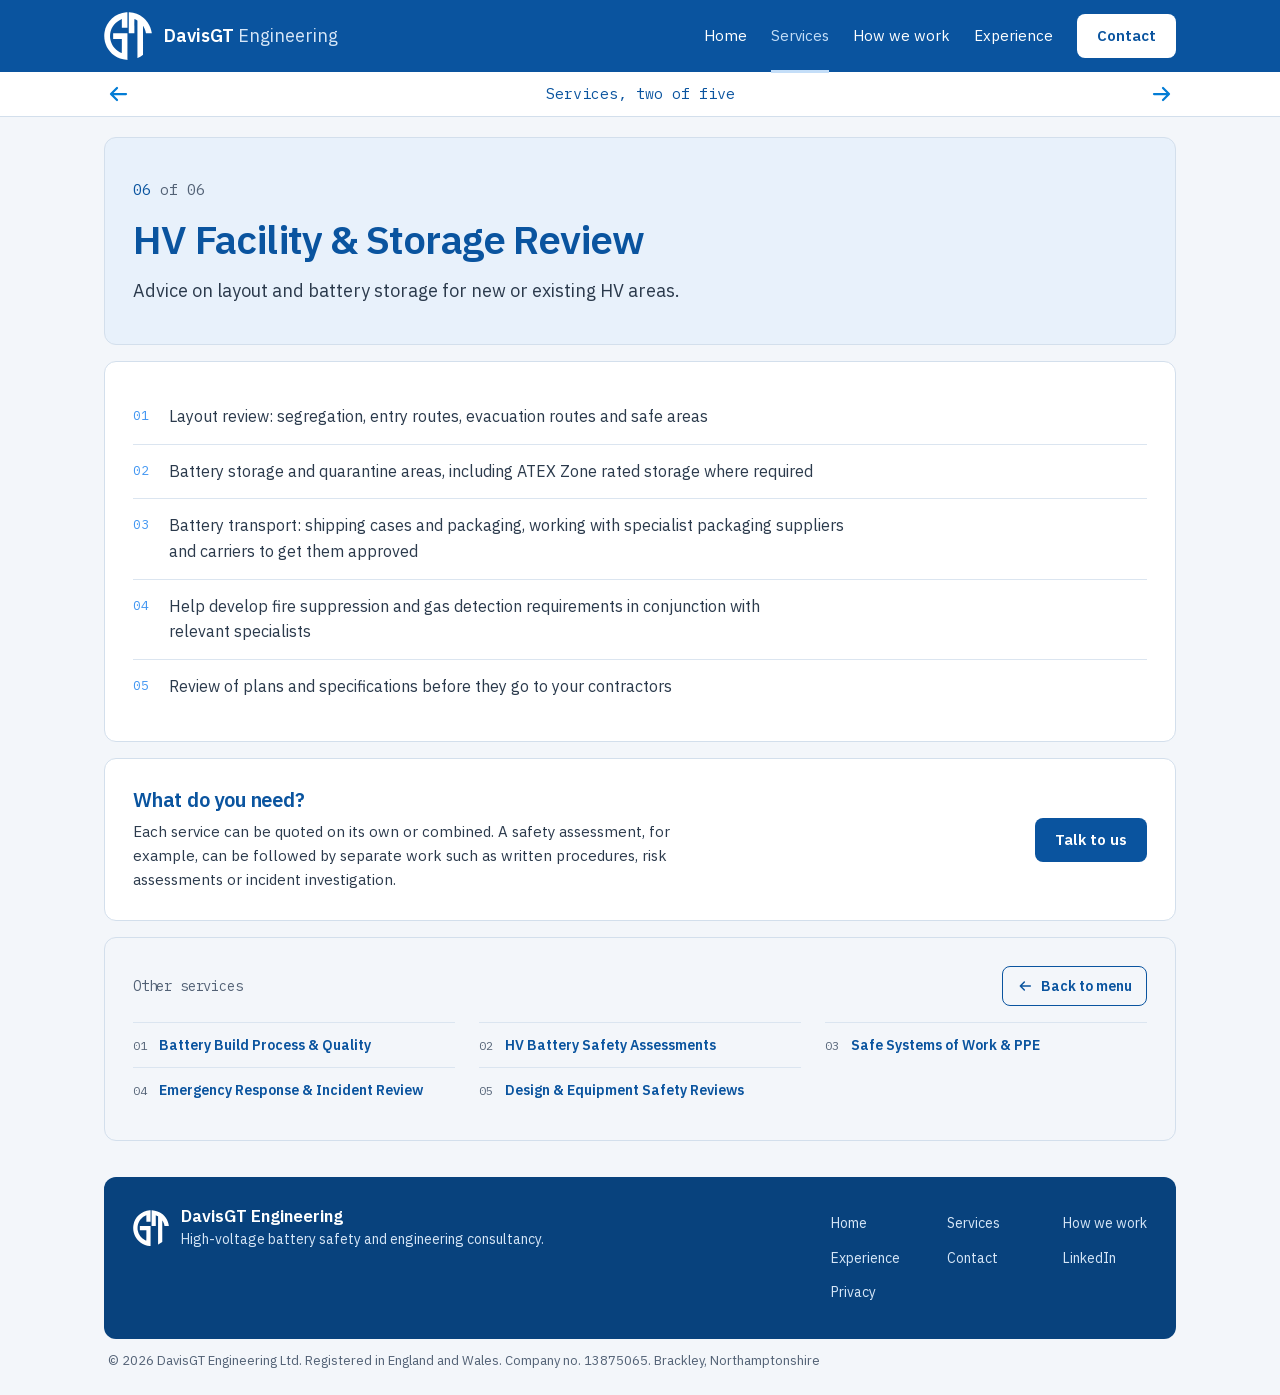
<file: services/facility-storage/index.html>
<!DOCTYPE html><!--VbiXjrv2gWbFzsvOPZjqe--><html lang="en-GB" class="__variable_987bfa __variable_90b1ba"><head><meta charSet="utf-8"/><meta name="viewport" content="width=device-width, initial-scale=1, viewport-fit=cover"/><link rel="preload" href="/_next/static/media/26d4368bf94c0ec4-s.p.woff2" as="font" crossorigin="" type="font/woff2"/><link rel="preload" href="/_next/static/media/d3ebbfd689654d3a-s.p.woff2" as="font" crossorigin="" type="font/woff2"/><link rel="stylesheet" href="/_next/static/css/79b086adcc98332b.css" data-precedence="next"/><link rel="preload" as="script" fetchPriority="low" href="/_next/static/chunks/webpack-4db83dc905a9ea92.js"/><script src="/_next/static/chunks/4bd1b696-c023c6e3521b1417.js" async=""></script><script src="/_next/static/chunks/255-2aa030c9ba2867e3.js" async=""></script><script src="/_next/static/chunks/main-app-eeaad996116c66fd.js" async=""></script><script src="/_next/static/chunks/619-ba102abea3e3d0e4.js" async=""></script><script src="/_next/static/chunks/app/layout-133e29e2ac0edc00.js" async=""></script><script src="/_next/static/chunks/app/services/%5Bslug%5D/page-36200e6310959554.js" async=""></script><meta name="next-size-adjust" content=""/><meta name="theme-color" content="#0A549F"/><title>HV Facility &amp; Storage Review | DavisGT Engineering</title><meta name="description" content="Advice on layout and battery storage for new or existing HV areas."/><link rel="canonical" href="https://davisgtengineering.co.uk/services/facility-storage/"/><meta name="format-detection" content="telephone=no"/><meta property="og:title" content="HV Facility &amp; Storage Review | DavisGT Engineering"/><meta property="og:description" content="Advice on layout and battery storage for new or existing HV areas."/><meta property="og:site_name" content="DavisGT Engineering"/><meta property="og:locale" content="en_GB"/><meta property="og:type" content="website"/><meta name="twitter:card" content="summary"/><meta name="twitter:title" content="HV Facility &amp; Storage Review | DavisGT Engineering"/><meta name="twitter:description" content="Advice on layout and battery storage for new or existing HV areas."/><link rel="icon" href="/icon.svg?db9e47ce3513d9be" type="image/svg+xml" sizes="any"/><script src="/_next/static/chunks/polyfills-42372ed130431b0a.js" noModule=""></script></head><body><div hidden=""><!--$--><!--/$--></div><a href="#main" class="sr-only focus:not-sr-only focus:fixed focus:top-3 focus:left-3 focus:z-50 focus:bg-white focus:text-brand focus:px-4 focus:py-3">Skip to content</a><header class="sticky top-0 z-30 pt-[env(safe-area-inset-top)]"><div class="on-brand bg-brand text-white"><div class="wrap flex min-h-16 flex-wrap items-center justify-between gap-x-6 md:min-h-[4.5rem]"><a class="flex min-h-11 items-center gap-3 no-underline" aria-label="DavisGT Engineering, home" href="/"><svg viewBox="372 375 850 850" class="h-11 w-11 shrink-0 text-white md:h-12 md:w-12" aria-hidden="true"><g transform="translate(0 1600) scale(0.1 -0.1)" fill="currentColor"><path d="M7675 12199 c-1955 -147 -3564 -1628 -3859 -3554 -246 -1601 414 -3165 1733 -4109 606 -433 1392 -715 2116 -761 50 -3 116 -8 148 -11 l57 -5 0 2361 0 2360 -1265 0 -1265 0 0 -495 0 -495 770 0 770 0 0 -1250 c0 -1068 -2 -1250 -14 -1250 -24 0 -224 88 -350 153 -898 469 -1518 1321 -1685 2313 -65 391 -52 849 35 1244 219 982 928 1831 1862 2229 78 34 144 61 147 61 3 0 5 -344 5 -765 l0 -765 495 0 495 0 0 1375 0 1375 -42 -1 c-24 -1 -92 -6 -153 -10z M8110 10341 l0 -1871 495 0 495 0 0 1260 c0 693 2 1260 4 1260 27 0 413 -184 504 -240 l32 -20 0 -3315 c0 -1823 2 -3315 5 -3315 3 0 59 24 125 54 231 105 522 280 757 455 l103 76 0 2550 1 2550 20 -24 c71 -85 242 -408 314 -591 75 -193 148 -448 176 -622 l13 -78 516 0 517 0 -13 98 c-90 651 -336 1279 -721 1838 -189 274 -557 666 -823 878 -703 559 -1491 859 -2422 921 l-98 7 0 -1871z"></path></g></svg><span class="text-[1.0625rem] font-semibold md:text-[1.125rem]">DavisGT <span class="font-normal text-on-brand">Engineering</span></span></a><button type="button" class="inline-flex min-h-11 items-center rounded-lg border border-white/50 px-4 text-[15px] font-semibold transition-colors duration-150 hover:border-white md:hidden" aria-expanded="false" aria-controls="main-nav">Menu</button><nav id="main-nav" aria-label="Main" class="hidden w-full flex-col pb-3 md:flex md:w-auto md:flex-row md:items-center md:gap-6 md:pb-0"><a class="relative border-t border-white/15 py-3.5 text-[15px] no-underline transition-colors duration-150 hover:text-sky aria-[current=page]:text-sky md:border-0 md:py-2 md:aria-[current=page]:after:absolute md:aria-[current=page]:after:inset-x-0 md:aria-[current=page]:after:-bottom-[1.05rem] md:aria-[current=page]:after:h-[3px] md:aria-[current=page]:after:bg-sky" href="/">Home</a><a aria-current="page" class="relative border-t border-white/15 py-3.5 text-[15px] no-underline transition-colors duration-150 hover:text-sky aria-[current=page]:text-sky md:border-0 md:py-2 md:aria-[current=page]:after:absolute md:aria-[current=page]:after:inset-x-0 md:aria-[current=page]:after:-bottom-[1.05rem] md:aria-[current=page]:after:h-[3px] md:aria-[current=page]:after:bg-sky" href="/services/">Services</a><a class="relative border-t border-white/15 py-3.5 text-[15px] no-underline transition-colors duration-150 hover:text-sky aria-[current=page]:text-sky md:border-0 md:py-2 md:aria-[current=page]:after:absolute md:aria-[current=page]:after:inset-x-0 md:aria-[current=page]:after:-bottom-[1.05rem] md:aria-[current=page]:after:h-[3px] md:aria-[current=page]:after:bg-sky" href="/how-we-work/">How we work</a><a class="relative border-t border-white/15 py-3.5 text-[15px] no-underline transition-colors duration-150 hover:text-sky aria-[current=page]:text-sky md:border-0 md:py-2 md:aria-[current=page]:after:absolute md:aria-[current=page]:after:inset-x-0 md:aria-[current=page]:after:-bottom-[1.05rem] md:aria-[current=page]:after:h-[3px] md:aria-[current=page]:after:bg-sky" href="/experience/">Experience</a><a class="btn btn-light mt-3 min-h-11 md:mt-0" href="/contact/">Contact</a></nav></div></div><nav aria-label="Sheet" class="border-b border-line bg-white"><div class="wrap flex items-center justify-between gap-2 px-1! md:px-4!"><a aria-label="Back: Design &amp; Equipment Safety Reviews" title="Design &amp; Equipment Safety Reviews" class="grid h-11 w-11 shrink-0 place-items-center rounded-lg text-action transition-colors duration-150 hover:bg-tint hover:text-brand" href="/services/design-reviews/"><svg viewBox="0 0 24 24" class="h-6 w-6" aria-hidden="true" fill="none" stroke="currentColor" stroke-width="2.25" stroke-linecap="round" stroke-linejoin="round"><g transform="rotate(180 12 12)"><path d="M4 12h15M13 6l6 6-6 6"></path></g></svg></a><p class="min-w-0 truncate text-center font-mono text-[14px] text-brand md:text-[15px]" aria-live="polite">Service six of six: HV Facility &amp; Storage Review</p><a aria-label="Forward: All services" title="All services" class="grid h-11 w-11 shrink-0 place-items-center rounded-lg text-action transition-colors duration-150 hover:bg-tint hover:text-brand" href="/services/"><svg viewBox="0 0 24 24" class="h-6 w-6" aria-hidden="true" fill="none" stroke="currentColor" stroke-width="2.25" stroke-linecap="round" stroke-linejoin="round"><g><path d="M4 12h15M13 6l6 6-6 6"></path></g></svg></a></div></nav></header><main id="main" class="sheet"><section class="cells " aria-labelledby="service"><div class="cell bg-tint text-brand md:col-span-12 md:py-10!"><p class="figures font-mono text-[15px] text-brand">06<!-- --> <span class="text-muted">of <!-- -->06</span></p><h1 id="service" class="mt-4 max-w-[18em] text-[clamp(1.75rem,3.4vw,2.5rem)] leading-[1.08] font-semibold tracking-[-0.02em]"><span class="sr-only">HV Facility &amp; Storage Review</span><span aria-hidden="true"><span class="word"><span style="--i:0">HV</span></span> <span class="word"><span style="--i:1">Facility</span></span> <span class="word"><span style="--i:2">&amp;</span></span> <span class="word"><span style="--i:3">Storage</span></span> <span class="word"><span style="--i:4">Review</span></span></span></h1><p class="mt-4 max-w-[34em] text-[1.125rem] leading-[1.5] text-body">Advice on layout and battery storage for new or existing HV areas.</p></div></section><div class="cells "><div class="cell bg-white text-brand md:col-span-12 "><ul><li class="grid grid-cols-[2.25rem_minmax(0,1fr)] py-3.5 text-[1rem] text-body "><span aria-hidden="true" class="figures font-mono text-[13px] leading-[1.9] text-accent">01</span><span class="max-w-[44em]">Layout review: segregation, entry routes, evacuation routes and safe areas</span></li><li class="grid grid-cols-[2.25rem_minmax(0,1fr)] py-3.5 text-[1rem] text-body border-t border-rule"><span aria-hidden="true" class="figures font-mono text-[13px] leading-[1.9] text-accent">02</span><span class="max-w-[44em]">Battery storage and quarantine areas, including ATEX Zone rated storage where required</span></li><li class="grid grid-cols-[2.25rem_minmax(0,1fr)] py-3.5 text-[1rem] text-body border-t border-rule"><span aria-hidden="true" class="figures font-mono text-[13px] leading-[1.9] text-accent">03</span><span class="max-w-[44em]">Battery transport: shipping cases and packaging, working with specialist packaging suppliers and carriers to get them approved</span></li><li class="grid grid-cols-[2.25rem_minmax(0,1fr)] py-3.5 text-[1rem] text-body border-t border-rule"><span aria-hidden="true" class="figures font-mono text-[13px] leading-[1.9] text-accent">04</span><span class="max-w-[44em]">Help develop fire suppression and gas detection requirements in conjunction with relevant specialists</span></li><li class="grid grid-cols-[2.25rem_minmax(0,1fr)] py-3.5 text-[1rem] text-body border-t border-rule"><span aria-hidden="true" class="figures font-mono text-[13px] leading-[1.9] text-accent">05</span><span class="max-w-[44em]">Review of plans and specifications before they go to your contractors</span></li></ul></div></div><section class="cells " aria-labelledby="need"><div class="cell bg-white text-brand md:col-span-12 flex flex-col gap-5 md:flex-row md:items-center md:justify-between"><div><h2 id="need" class="text-[1.25rem] leading-tight tracking-[-0.01em]">What do you need?</h2><p class="mt-2 max-w-[40em] text-[15px] text-body">Each service can be quoted on its own or combined. A safety assessment, for example, can be followed by separate work such as written procedures, risk assessments or incident investigation.</p></div><a class="btn btn-brand shrink-0 self-start md:self-center" href="/contact/">Talk to us</a></div></section><nav class="cells " aria-labelledby="others"><div class="cell bg-paper text-brand md:col-span-12 "><div class="flex flex-wrap items-center justify-between gap-3"><h2 id="others" class="font-mono text-[14px] font-normal text-muted">Other services</h2><div class="flex flex-wrap gap-2"><a class="btn btn-line min-h-10! gap-2! px-3.5! text-[14px]!" href="/services/"><svg viewBox="0 0 24 24" class="h-4 w-4" aria-hidden="true" fill="none" stroke="currentColor" stroke-width="2.25" stroke-linecap="round" stroke-linejoin="round"><g transform="rotate(180 12 12)"><path d="M4 12h15M13 6l6 6-6 6"></path></g></svg> Back to menu</a></div></div><ul class="mt-4 grid gap-x-6 sm:grid-cols-2 lg:grid-cols-3"><li class="border-t border-rule"><a class="group flex min-h-11 items-center gap-3 py-2 text-[14px] font-semibold no-underline transition-colors duration-150 hover:text-action" href="/services/build-process/"><span class="figures font-mono text-[12px] font-normal text-muted">01</span>Battery Build Process &amp; Quality</a></li><li class="border-t border-rule"><a class="group flex min-h-11 items-center gap-3 py-2 text-[14px] font-semibold no-underline transition-colors duration-150 hover:text-action" href="/services/safety-assessments/"><span class="figures font-mono text-[12px] font-normal text-muted">02</span>HV Battery Safety Assessments</a></li><li class="border-t border-rule"><a class="group flex min-h-11 items-center gap-3 py-2 text-[14px] font-semibold no-underline transition-colors duration-150 hover:text-action" href="/services/safe-systems/"><span class="figures font-mono text-[12px] font-normal text-muted">03</span>Safe Systems of Work &amp; PPE</a></li><li class="border-t border-rule"><a class="group flex min-h-11 items-center gap-3 py-2 text-[14px] font-semibold no-underline transition-colors duration-150 hover:text-action" href="/services/emergency-response/"><span class="figures font-mono text-[12px] font-normal text-muted">04</span>Emergency Response &amp; Incident Review</a></li><li class="border-t border-rule"><a class="group flex min-h-11 items-center gap-3 py-2 text-[14px] font-semibold no-underline transition-colors duration-150 hover:text-action" href="/services/design-reviews/"><span class="figures font-mono text-[12px] font-normal text-muted">05</span>Design &amp; Equipment Safety Reviews</a></li></ul></div></nav><!--$--><!--/$--></main><footer class="sheet pb-3 md:pb-6"><div class="cell on-brand flex flex-col gap-6 bg-brand-deep text-white md:flex-row md:items-start md:justify-between"><div class="flex items-center gap-3"><svg viewBox="372 375 850 850" class="h-9 w-9 shrink-0 text-white" aria-hidden="true"><g transform="translate(0 1600) scale(0.1 -0.1)" fill="currentColor"><path d="M7675 12199 c-1955 -147 -3564 -1628 -3859 -3554 -246 -1601 414 -3165 1733 -4109 606 -433 1392 -715 2116 -761 50 -3 116 -8 148 -11 l57 -5 0 2361 0 2360 -1265 0 -1265 0 0 -495 0 -495 770 0 770 0 0 -1250 c0 -1068 -2 -1250 -14 -1250 -24 0 -224 88 -350 153 -898 469 -1518 1321 -1685 2313 -65 391 -52 849 35 1244 219 982 928 1831 1862 2229 78 34 144 61 147 61 3 0 5 -344 5 -765 l0 -765 495 0 495 0 0 1375 0 1375 -42 -1 c-24 -1 -92 -6 -153 -10z M8110 10341 l0 -1871 495 0 495 0 0 1260 c0 693 2 1260 4 1260 27 0 413 -184 504 -240 l32 -20 0 -3315 c0 -1823 2 -3315 5 -3315 3 0 59 24 125 54 231 105 522 280 757 455 l103 76 0 2550 1 2550 20 -24 c71 -85 242 -408 314 -591 75 -193 148 -448 176 -622 l13 -78 516 0 517 0 -13 98 c-90 651 -336 1279 -721 1838 -189 274 -557 666 -823 878 -703 559 -1491 859 -2422 921 l-98 7 0 -1871z"></path></g></svg><div><p class="text-[1.0625rem] leading-tight font-semibold">DavisGT Engineering</p><p class="text-[14px] text-on-brand">High-voltage battery safety and engineering consultancy.</p></div></div><nav aria-label="Footer" class="grid grid-cols-2 gap-x-8 text-[14px] text-on-brand sm:grid-cols-3"><a class="py-1.5 no-underline transition-colors duration-150 hover:text-white" href="/">Home</a><a class="py-1.5 no-underline transition-colors duration-150 hover:text-white" href="/services/">Services</a><a class="py-1.5 no-underline transition-colors duration-150 hover:text-white" href="/how-we-work/">How we work</a><a class="py-1.5 no-underline transition-colors duration-150 hover:text-white" href="/experience/">Experience</a><a class="py-1.5 no-underline transition-colors duration-150 hover:text-white" href="/contact/">Contact</a><a href="https://www.linkedin.com/in/darren-davis-33a28642/" target="_blank" rel="noopener noreferrer" class="py-1.5 no-underline transition-colors duration-150 hover:text-white">LinkedIn</a><a class="py-1.5 no-underline transition-colors duration-150 hover:text-white" href="/privacy/">Privacy</a></nav></div><p class="px-1 pt-3 text-[13px] text-muted">© 2026 <!-- -->DavisGT Engineering Ltd<!-- -->. Registered in England and Wales.<!-- --> <!-- -->Company no. <span class="figures">13875065</span>.<!-- --> <!-- -->Brackley, Northamptonshire</p></footer><script type="application/ld+json">{"@context":"https://schema.org","@type":"ProfessionalService","name":"DavisGT Engineering","legalName":"DavisGT Engineering Ltd","url":"https://davisgtengineering.co.uk","email":"info@davisgtengineering.co.uk","description":"Independent high-voltage battery safety and engineering consultancy. Battery build process and quality, safety assessments, safe systems of work, emergency response and incident review.","areaServed":"Europe","sameAs":["https://www.linkedin.com/in/darren-davis-33a28642/"],"founder":{"@type":"Person","name":"Darren Davis","jobTitle":"Principal Consultant","sameAs":"https://www.linkedin.com/in/darren-davis-33a28642/"}}</script><script src="/_next/static/chunks/webpack-4db83dc905a9ea92.js" id="_R_" async=""></script><script>(self.__next_f=self.__next_f||[]).push([0])</script><script>self.__next_f.push([1,"1:\"$Sreact.fragment\"\n2:I[1766,[\"619\",\"static/chunks/619-ba102abea3e3d0e4.js\",\"177\",\"static/chunks/app/layout-133e29e2ac0edc00.js\"],\"Header\"]\n3:I[9766,[],\"\"]\n4:I[8924,[],\"\"]\n5:I[2619,[\"619\",\"static/chunks/619-ba102abea3e3d0e4.js\",\"805\",\"static/chunks/app/services/%5Bslug%5D/page-36200e6310959554.js\"],\"\"]\nd:I[7150,[],\"\"]\n:HL[\"/_next/static/media/26d4368bf94c0ec4-s.p.woff2\",\"font\",{\"crossOrigin\":\"\",\"type\":\"font/woff2\"}]\n:HL[\"/_next/static/media/d3ebbfd689654d3a-s.p.woff2\",\"font\",{\"crossOrigin\":\"\",\"type\":\"font/woff2\"}]\n:HL[\"/_next/static/css/79b086adcc98332b.css\",\"style\"]\n"])</script><script>self.__next_f.push([1,"0:{\"P\":null,\"b\":\"VbiXjrv2gWbFzsvOPZjqe\",\"p\":\"\",\"c\":[\"\",\"services\",\"facility-storage\",\"\"],\"i\":false,\"f\":[[[\"\",{\"children\":[\"services\",{\"children\":[[\"slug\",\"facility-storage\",\"d\"],{\"children\":[\"__PAGE__\",{}]}]}]},\"$undefined\",\"$undefined\",true],[\"\",[\"$\",\"$1\",\"c\",{\"children\":[[[\"$\",\"link\",\"0\",{\"rel\":\"stylesheet\",\"href\":\"/_next/static/css/79b086adcc98332b.css\",\"precedence\":\"next\",\"crossOrigin\":\"$undefined\",\"nonce\":\"$undefined\"}]],[\"$\",\"html\",null,{\"lang\":\"en-GB\",\"className\":\"__variable_987bfa __variable_90b1ba\",\"children\":[\"$\",\"body\",null,{\"children\":[[\"$\",\"a\",null,{\"href\":\"#main\",\"className\":\"sr-only focus:not-sr-only focus:fixed focus:top-3 focus:left-3 focus:z-50 focus:bg-white focus:text-brand focus:px-4 focus:py-3\",\"children\":\"Skip to content\"}],[\"$\",\"$L2\",null,{}],[\"$\",\"main\",null,{\"id\":\"main\",\"className\":\"sheet\",\"children\":[\"$\",\"$L3\",null,{\"parallelRouterKey\":\"children\",\"error\":\"$undefined\",\"errorStyles\":\"$undefined\",\"errorScripts\":\"$undefined\",\"template\":[\"$\",\"$L4\",null,{}],\"templateStyles\":\"$undefined\",\"templateScripts\":\"$undefined\",\"notFound\":[[\"$\",\"div\",null,{\"className\":\"cells \",\"children\":[[\"$\",\"div\",null,{\"className\":\"cell bg-tint text-brand md:col-span-12 flex flex-col justify-between gap-6\",\"children\":[[\"$\",\"p\",null,{\"className\":\"font-mono text-[13px] leading-snug opacity-85 text-brand\",\"children\":\"404\"}],[\"$\",\"div\",null,{\"children\":[[\"$\",\"h1\",null,{\"className\":\"max-w-[12em] text-[clamp(1.875rem,3.6vw,2.75rem)] leading-[1.05] font-semibold tracking-[-0.02em]\",\"children\":\"This page is not in the file\"}],[\"$\",\"p\",null,{\"className\":\"mt-6 max-w-[34em] text-[1.125rem] text-body\",\"children\":\"The link may be old. Everything on the site is one click from the home page.\"}]]}]]}],[\"$\",\"$L5\",null,{\"href\":\"/\",\"className\":\"cell cell-link group flex flex-col bg-white text-brand hover:text-white focus-visible:text-white md:col-span-12 min-h-32 justify-between\",\"children\":[[\"$\",\"span\",null,{\"className\":\"flex items-start justify-between gap-4 font-mono text-[13px] leading-snug\",\"children\":[[\"$\",\"span\",null,{\"className\":\"muted-on-hover opacity-85\",\"children\":\"Home\"}],[\"$\",\"span\",null,{\"className\":\"arrow -mt-0.5\",\"children\":[\"$\",\"svg\",null,{\"viewBox\":\"0 0 24 24\",\"className\":\"h-7 w-7\",\"aria-hidden\":true,\"fill\":\"none\",\"stroke\":\"currentColor\",\"strokeWidth\":2.25,\"strokeLinecap\":\"round\",\"strokeLinejoin\":\"round\",\"children\":[\"$\",\"g\",null,{\"transform\":\"$undefined\",\"children\":[\"$\",\"path\",null,{\"d\":\"M4 12h15M13 6l6 6-6 6\"}]}]}]}]]}],[\"$\",\"span\",null,{\"className\":\"text-[1.25rem] leading-none font-semibold tracking-[-0.01em]\",\"children\":\"Go to the home page\"}]]}]]}],[]],\"forbidden\":\"$undefined\",\"unauthorized\":\"$undefined\"}]}],[\"$\",\"footer\",null,{\"className\":\"sheet pb-3 md:pb-6\",\"children\":[[\"$\",\"div\",null,{\"className\":\"cell on-brand flex flex-col gap-6 bg-brand-deep text-white md:flex-row md:items-start md:justify-between\",\"children\":[[\"$\",\"div\",null,{\"className\":\"flex items-center gap-3\",\"children\":[[\"$\",\"svg\",null,{\"viewBox\":\"372 375 850 850\",\"className\":\"h-9 w-9 shrink-0 text-white\",\"role\":\"$undefined\",\"aria-label\":\"$undefined\",\"aria-hidden\":true,\"children\":[\"$\",\"g\",null,{\"transform\":\"translate(0 1600) scale(0.1 -0.1)\",\"fill\":\"currentColor\",\"children\":[\"$\",\"path\",null,{\"d\":\"M7675 12199 c-1955 -147 -3564 -1628 -3859 -3554 -246 -1601 414 -3165 1733 -4109 606 -433 1392 -715 2116 -761 50 -3 116 -8 148 -11 l57 -5 0 2361 0 2360 -1265 0 -1265 0 0 -495 0 -495 770 0 770 0 0 -1250 c0 -1068 -2 -1250 -14 -1250 -24 0 -224 88 -350 153 -898 469 -1518 1321 -1685 2313 -65 391 -52 849 35 1244 219 982 928 1831 1862 2229 78 34 144 61 147 61 3 0 5 -344 5 -765 l0 -765 495 0 495 0 0 1375 0 1375 -42 -1 c-24 -1 -92 -6 -153 -10z M8110 10341 l0 -1871 495 0 495 0 0 1260 c0 693 2 1260 4 1260 27 0 413 -184 504 -240 l32 -20 0 -3315 c0 -1823 2 -3315 5 -3315 3 0 59 24 125 54 231 105 522 280 757 455 l103 76 0 2550 1 2550 20 -24 c71 -85 242 -408 314 -591 75 -193 148 -448 176 -622 l13 -78 516 0 517 0 -13 98 c-90 651 -336 1279 -721 1838 -189 274 -557 666 -823 878 -703 559 -1491 859 -2422 921 l-98 7 0 -1871z\"}]}]}],[\"$\",\"div\",null,{\"children\":[[\"$\",\"p\",null,{\"className\":\"text-[1.0625rem] leading-tight font-semibold\",\"children\":\"DavisGT Engineering\"}],[\"$\",\"p\",null,{\"className\":\"text-[14px] text-on-brand\",\"children\":\"High-voltage battery safety and engineering consultancy.\"}]]}]]}],\"$L6\"]}],\"$L7\"]}],\"$L8\"]}]}]]}],{\"children\":[\"services\",\"$L9\",{\"children\":[[\"slug\",\"facility-storage\",\"d\"],\"$La\",{\"children\":[\"__PAGE__\",\"$Lb\",{},null,false]},null,false]},null,false]},null,false],\"$Lc\",false]],\"m\":\"$undefined\",\"G\":[\"$d\",[]],\"s\":false,\"S\":true}\n"])</script><script>self.__next_f.push([1,"f:I[4431,[],\"OutletBoundary\"]\n11:I[5278,[],\"AsyncMetadataOutlet\"]\n13:I[4431,[],\"ViewportBoundary\"]\n15:I[4431,[],\"MetadataBoundary\"]\n16:\"$Sreact.suspense\"\n"])</script><script>self.__next_f.push([1,"6:[\"$\",\"nav\",null,{\"aria-label\":\"Footer\",\"className\":\"grid grid-cols-2 gap-x-8 text-[14px] text-on-brand sm:grid-cols-3\",\"children\":[[[\"$\",\"$L5\",\"/\",{\"href\":\"/\",\"className\":\"py-1.5 no-underline transition-colors duration-150 hover:text-white\",\"children\":\"Home\"}],[\"$\",\"$L5\",\"/services/\",{\"href\":\"/services/\",\"className\":\"py-1.5 no-underline transition-colors duration-150 hover:text-white\",\"children\":\"Services\"}],[\"$\",\"$L5\",\"/how-we-work/\",{\"href\":\"/how-we-work/\",\"className\":\"py-1.5 no-underline transition-colors duration-150 hover:text-white\",\"children\":\"How we work\"}],[\"$\",\"$L5\",\"/experience/\",{\"href\":\"/experience/\",\"className\":\"py-1.5 no-underline transition-colors duration-150 hover:text-white\",\"children\":\"Experience\"}],[\"$\",\"$L5\",\"/contact/\",{\"href\":\"/contact/\",\"className\":\"py-1.5 no-underline transition-colors duration-150 hover:text-white\",\"children\":\"Contact\"}]],[\"$\",\"a\",null,{\"href\":\"https://www.linkedin.com/in/darren-davis-33a28642/\",\"target\":\"_blank\",\"rel\":\"noopener noreferrer\",\"className\":\"py-1.5 no-underline transition-colors duration-150 hover:text-white\",\"children\":\"LinkedIn\"}],[\"$\",\"$L5\",null,{\"href\":\"/privacy/\",\"className\":\"py-1.5 no-underline transition-colors duration-150 hover:text-white\",\"children\":\"Privacy\"}]]}]\n"])</script><script>self.__next_f.push([1,"7:[\"$\",\"p\",null,{\"className\":\"px-1 pt-3 text-[13px] text-muted\",\"children\":[\"© 2026 \",\"DavisGT Engineering Ltd\",\". Registered in England and Wales.\",\" \",[\"Company no. \",[\"$\",\"span\",null,{\"className\":\"figures\",\"children\":\"13875065\"}],\".\",\" \"],\"Brackley, Northamptonshire\"]}]\n"])</script><script>self.__next_f.push([1,"8:[\"$\",\"script\",null,{\"type\":\"application/ld+json\",\"dangerouslySetInnerHTML\":{\"__html\":\"{\\\"@context\\\":\\\"https://schema.org\\\",\\\"@type\\\":\\\"ProfessionalService\\\",\\\"name\\\":\\\"DavisGT Engineering\\\",\\\"legalName\\\":\\\"DavisGT Engineering Ltd\\\",\\\"url\\\":\\\"https://davisgtengineering.co.uk\\\",\\\"email\\\":\\\"info@davisgtengineering.co.uk\\\",\\\"description\\\":\\\"Independent high-voltage battery safety and engineering consultancy. Battery build process and quality, safety assessments, safe systems of work, emergency response and incident review.\\\",\\\"areaServed\\\":\\\"Europe\\\",\\\"sameAs\\\":[\\\"https://www.linkedin.com/in/darren-davis-33a28642/\\\"],\\\"founder\\\":{\\\"@type\\\":\\\"Person\\\",\\\"name\\\":\\\"Darren Davis\\\",\\\"jobTitle\\\":\\\"Principal Consultant\\\",\\\"sameAs\\\":\\\"https://www.linkedin.com/in/darren-davis-33a28642/\\\"}}\"}}]\n"])</script><script>self.__next_f.push([1,"9:[\"$\",\"$1\",\"c\",{\"children\":[null,[\"$\",\"$L3\",null,{\"parallelRouterKey\":\"children\",\"error\":\"$undefined\",\"errorStyles\":\"$undefined\",\"errorScripts\":\"$undefined\",\"template\":[\"$\",\"$L4\",null,{}],\"templateStyles\":\"$undefined\",\"templateScripts\":\"$undefined\",\"notFound\":\"$undefined\",\"forbidden\":\"$undefined\",\"unauthorized\":\"$undefined\"}]]}]\na:[\"$\",\"$1\",\"c\",{\"children\":[null,[\"$\",\"$L3\",null,{\"parallelRouterKey\":\"children\",\"error\":\"$undefined\",\"errorStyles\":\"$undefined\",\"errorScripts\":\"$undefined\",\"template\":[\"$\",\"$L4\",null,{}],\"templateStyles\":\"$undefined\",\"templateScripts\":\"$undefined\",\"notFound\":\"$undefined\",\"forbidden\":\"$undefined\",\"unauthorized\":\"$undefined\"}]]}]\nb:[\"$\",\"$1\",\"c\",{\"children\":[\"$Le\",null,[\"$\",\"$Lf\",null,{\"children\":[\"$L10\",[\"$\",\"$L11\",null,{\"promise\":\"$@12\"}]]}]]}]\nc:[\"$\",\"$1\",\"h\",{\"children\":[null,[[\"$\",\"$L13\",null,{\"children\":\"$L14\"}],[\"$\",\"meta\",null,{\"name\":\"next-size-adjust\",\"content\":\"\"}]],[\"$\",\"$L15\",null,{\"children\":[\"$\",\"div\",null,{\"hidden\":true,\"children\":[\"$\",\"$16\",null,{\"fallback\":null,\"children\":\"$L17\"}]}]}]]}]\n"])</script><script>self.__next_f.push([1,"18:I[6479,[\"619\",\"static/chunks/619-ba102abea3e3d0e4.js\",\"805\",\"static/chunks/app/services/%5Bslug%5D/page-36200e6310959554.js\"],\"Words\"]\n"])</script><script>self.__next_f.push([1,"e:[[\"$\",\"section\",null,{\"className\":\"cells \",\"aria-labelledby\":\"service\",\"children\":[\"$\",\"div\",null,{\"className\":\"cell bg-tint text-brand md:col-span-12 md:py-10!\",\"children\":[[\"$\",\"p\",null,{\"className\":\"figures font-mono text-[15px] text-brand\",\"children\":[\"06\",\" \",[\"$\",\"span\",null,{\"className\":\"text-muted\",\"children\":[\"of \",\"06\"]}]]}],[\"$\",\"h1\",null,{\"id\":\"service\",\"className\":\"mt-4 max-w-[18em] text-[clamp(1.75rem,3.4vw,2.5rem)] leading-[1.08] font-semibold tracking-[-0.02em]\",\"children\":[\"$\",\"$L18\",null,{\"text\":\"HV Facility \u0026 Storage Review\"}]}],[\"$\",\"p\",null,{\"className\":\"mt-4 max-w-[34em] text-[1.125rem] leading-[1.5] text-body\",\"children\":\"Advice on layout and battery storage for new or existing HV areas.\"}]]}]}],[\"$\",\"div\",null,{\"className\":\"cells \",\"children\":[\"$\",\"div\",null,{\"className\":\"cell bg-white text-brand md:col-span-12 \",\"children\":[\"$\",\"ul\",null,{\"children\":[[\"$\",\"li\",\"Layout review: segregation, entry routes, evacuation routes and safe areas\",{\"className\":\"grid grid-cols-[2.25rem_minmax(0,1fr)] py-3.5 text-[1rem] text-body \",\"children\":[[\"$\",\"span\",null,{\"aria-hidden\":true,\"className\":\"figures font-mono text-[13px] leading-[1.9] text-accent\",\"children\":\"01\"}],[\"$\",\"span\",null,{\"className\":\"max-w-[44em]\",\"children\":\"Layout review: segregation, entry routes, evacuation routes and safe areas\"}]]}],[\"$\",\"li\",\"Battery storage and quarantine areas, including ATEX Zone rated storage where required\",{\"className\":\"grid grid-cols-[2.25rem_minmax(0,1fr)] py-3.5 text-[1rem] text-body border-t border-rule\",\"children\":[[\"$\",\"span\",null,{\"aria-hidden\":true,\"className\":\"figures font-mono text-[13px] leading-[1.9] text-accent\",\"children\":\"02\"}],[\"$\",\"span\",null,{\"className\":\"max-w-[44em]\",\"children\":\"Battery storage and quarantine areas, including ATEX Zone rated storage where required\"}]]}],[\"$\",\"li\",\"Battery transport: shipping cases and packaging, working with specialist packaging suppliers and carriers to get them approved\",{\"className\":\"grid grid-cols-[2.25rem_minmax(0,1fr)] py-3.5 text-[1rem] text-body border-t border-rule\",\"children\":[[\"$\",\"span\",null,{\"aria-hidden\":true,\"className\":\"figures font-mono text-[13px] leading-[1.9] text-accent\",\"children\":\"03\"}],[\"$\",\"span\",null,{\"className\":\"max-w-[44em]\",\"children\":\"Battery transport: shipping cases and packaging, working with specialist packaging suppliers and carriers to get them approved\"}]]}],[\"$\",\"li\",\"Help develop fire suppression and gas detection requirements in conjunction with relevant specialists\",{\"className\":\"grid grid-cols-[2.25rem_minmax(0,1fr)] py-3.5 text-[1rem] text-body border-t border-rule\",\"children\":[[\"$\",\"span\",null,{\"aria-hidden\":true,\"className\":\"figures font-mono text-[13px] leading-[1.9] text-accent\",\"children\":\"04\"}],[\"$\",\"span\",null,{\"className\":\"max-w-[44em]\",\"children\":\"Help develop fire suppression and gas detection requirements in conjunction with relevant specialists\"}]]}],[\"$\",\"li\",\"Review of plans and specifications before they go to your contractors\",{\"className\":\"grid grid-cols-[2.25rem_minmax(0,1fr)] py-3.5 text-[1rem] text-body border-t border-rule\",\"children\":[[\"$\",\"span\",null,{\"aria-hidden\":true,\"className\":\"figures font-mono text-[13px] leading-[1.9] text-accent\",\"children\":\"05\"}],[\"$\",\"span\",null,{\"className\":\"max-w-[44em]\",\"children\":\"Review of plans and specifications before they go to your contractors\"}]]}]]}]}]}],[\"$\",\"section\",null,{\"className\":\"cells \",\"aria-labelledby\":\"need\",\"children\":[\"$\",\"div\",null,{\"className\":\"cell bg-white text-brand md:col-span-12 flex flex-col gap-5 md:flex-row md:items-center md:justify-between\",\"children\":[[\"$\",\"div\",null,{\"children\":[[\"$\",\"h2\",null,{\"id\":\"need\",\"className\":\"text-[1.25rem] leading-tight tracking-[-0.01em]\",\"children\":\"What do you need?\"}],[\"$\",\"p\",null,{\"className\":\"mt-2 max-w-[40em] text-[15px] text-body\",\"children\":\"Each service can be quoted on its own or combined. A safety assessment, for example, can be followed by separate work such as written procedures, risk assessments or incident investigation.\"}]]}],\"$L19\"]}]}],\"$L1a\"]\n"])</script><script>self.__next_f.push([1,"19:[\"$\",\"$L5\",null,{\"href\":\"/contact/\",\"className\":\"btn btn-brand shrink-0 self-start md:self-center\",\"children\":\"Talk to us\"}]\n"])</script><script>self.__next_f.push([1,"1a:[\"$\",\"nav\",null,{\"className\":\"cells \",\"aria-labelledby\":\"others\",\"children\":[\"$\",\"div\",null,{\"className\":\"cell bg-paper text-brand md:col-span-12 \",\"children\":[[\"$\",\"div\",null,{\"className\":\"flex flex-wrap items-center justify-between gap-3\",\"children\":[[\"$\",\"h2\",null,{\"id\":\"others\",\"className\":\"font-mono text-[14px] font-normal text-muted\",\"children\":\"Other services\"}],[\"$\",\"div\",null,{\"className\":\"flex flex-wrap gap-2\",\"children\":[[\"$\",\"$L5\",null,{\"href\":\"/services/\",\"className\":\"btn btn-line min-h-10! gap-2! px-3.5! text-[14px]!\",\"children\":[[\"$\",\"svg\",null,{\"viewBox\":\"0 0 24 24\",\"className\":\"h-4 w-4\",\"aria-hidden\":true,\"fill\":\"none\",\"stroke\":\"currentColor\",\"strokeWidth\":2.25,\"strokeLinecap\":\"round\",\"strokeLinejoin\":\"round\",\"children\":[\"$\",\"g\",null,{\"transform\":\"rotate(180 12 12)\",\"children\":[\"$\",\"path\",null,{\"d\":\"M4 12h15M13 6l6 6-6 6\"}]}]}],\" Back to menu\"]}],\"$undefined\"]}]]}],[\"$\",\"ul\",null,{\"className\":\"mt-4 grid gap-x-6 sm:grid-cols-2 lg:grid-cols-3\",\"children\":[[\"$\",\"li\",\"build-process\",{\"className\":\"border-t border-rule\",\"children\":[\"$\",\"$L5\",null,{\"href\":\"/services/build-process/\",\"className\":\"group flex min-h-11 items-center gap-3 py-2 text-[14px] font-semibold no-underline transition-colors duration-150 hover:text-action\",\"children\":[[\"$\",\"span\",null,{\"className\":\"figures font-mono text-[12px] font-normal text-muted\",\"children\":\"01\"}],\"Battery Build Process \u0026 Quality\"]}]}],[\"$\",\"li\",\"safety-assessments\",{\"className\":\"border-t border-rule\",\"children\":[\"$\",\"$L5\",null,{\"href\":\"/services/safety-assessments/\",\"className\":\"group flex min-h-11 items-center gap-3 py-2 text-[14px] font-semibold no-underline transition-colors duration-150 hover:text-action\",\"children\":[[\"$\",\"span\",null,{\"className\":\"figures font-mono text-[12px] font-normal text-muted\",\"children\":\"02\"}],\"HV Battery Safety Assessments\"]}]}],[\"$\",\"li\",\"safe-systems\",{\"className\":\"border-t border-rule\",\"children\":[\"$\",\"$L5\",null,{\"href\":\"/services/safe-systems/\",\"className\":\"group flex min-h-11 items-center gap-3 py-2 text-[14px] font-semibold no-underline transition-colors duration-150 hover:text-action\",\"children\":[[\"$\",\"span\",null,{\"className\":\"figures font-mono text-[12px] font-normal text-muted\",\"children\":\"03\"}],\"Safe Systems of Work \u0026 PPE\"]}]}],[\"$\",\"li\",\"emergency-response\",{\"className\":\"border-t border-rule\",\"children\":[\"$\",\"$L5\",null,{\"href\":\"/services/emergency-response/\",\"className\":\"group flex min-h-11 items-center gap-3 py-2 text-[14px] font-semibold no-underline transition-colors duration-150 hover:text-action\",\"children\":[[\"$\",\"span\",null,{\"className\":\"figures font-mono text-[12px] font-normal text-muted\",\"children\":\"04\"}],\"Emergency Response \u0026 Incident Review\"]}]}],[\"$\",\"li\",\"design-reviews\",{\"className\":\"border-t border-rule\",\"children\":[\"$\",\"$L5\",null,{\"href\":\"/services/design-reviews/\",\"className\":\"group flex min-h-11 items-center gap-3 py-2 text-[14px] font-semibold no-underline transition-colors duration-150 hover:text-action\",\"children\":[[\"$\",\"span\",null,{\"className\":\"figures font-mono text-[12px] font-normal text-muted\",\"children\":\"05\"}],\"Design \u0026 Equipment Safety Reviews\"]}]}],null]}]]}]}]\n"])</script><script>self.__next_f.push([1,"14:[[\"$\",\"meta\",\"0\",{\"charSet\":\"utf-8\"}],[\"$\",\"meta\",\"1\",{\"name\":\"viewport\",\"content\":\"width=device-width, initial-scale=1, viewport-fit=cover\"}],[\"$\",\"meta\",\"2\",{\"name\":\"theme-color\",\"content\":\"#0A549F\"}]]\n10:null\n"])</script><script>self.__next_f.push([1,"1b:I[622,[],\"IconMark\"]\n"])</script><script>self.__next_f.push([1,"12:{\"metadata\":[[\"$\",\"title\",\"0\",{\"children\":\"HV Facility \u0026 Storage Review | DavisGT Engineering\"}],[\"$\",\"meta\",\"1\",{\"name\":\"description\",\"content\":\"Advice on layout and battery storage for new or existing HV areas.\"}],[\"$\",\"link\",\"2\",{\"rel\":\"canonical\",\"href\":\"https://davisgtengineering.co.uk/services/facility-storage/\"}],[\"$\",\"meta\",\"3\",{\"name\":\"format-detection\",\"content\":\"telephone=no\"}],[\"$\",\"meta\",\"4\",{\"property\":\"og:title\",\"content\":\"HV Facility \u0026 Storage Review | DavisGT Engineering\"}],[\"$\",\"meta\",\"5\",{\"property\":\"og:description\",\"content\":\"Advice on layout and battery storage for new or existing HV areas.\"}],[\"$\",\"meta\",\"6\",{\"property\":\"og:site_name\",\"content\":\"DavisGT Engineering\"}],[\"$\",\"meta\",\"7\",{\"property\":\"og:locale\",\"content\":\"en_GB\"}],[\"$\",\"meta\",\"8\",{\"property\":\"og:type\",\"content\":\"website\"}],[\"$\",\"meta\",\"9\",{\"name\":\"twitter:card\",\"content\":\"summary\"}],[\"$\",\"meta\",\"10\",{\"name\":\"twitter:title\",\"content\":\"HV Facility \u0026 Storage Review | DavisGT Engineering\"}],[\"$\",\"meta\",\"11\",{\"name\":\"twitter:description\",\"content\":\"Advice on layout and battery storage for new or existing HV areas.\"}],[\"$\",\"link\",\"12\",{\"rel\":\"icon\",\"href\":\"/icon.svg?db9e47ce3513d9be\",\"type\":\"image/svg+xml\",\"sizes\":\"any\"}],[\"$\",\"$L1b\",\"13\",{}]],\"error\":null,\"digest\":\"$undefined\"}\n"])</script><script>self.__next_f.push([1,"17:\"$12:metadata\"\n"])</script></body></html>
</file>
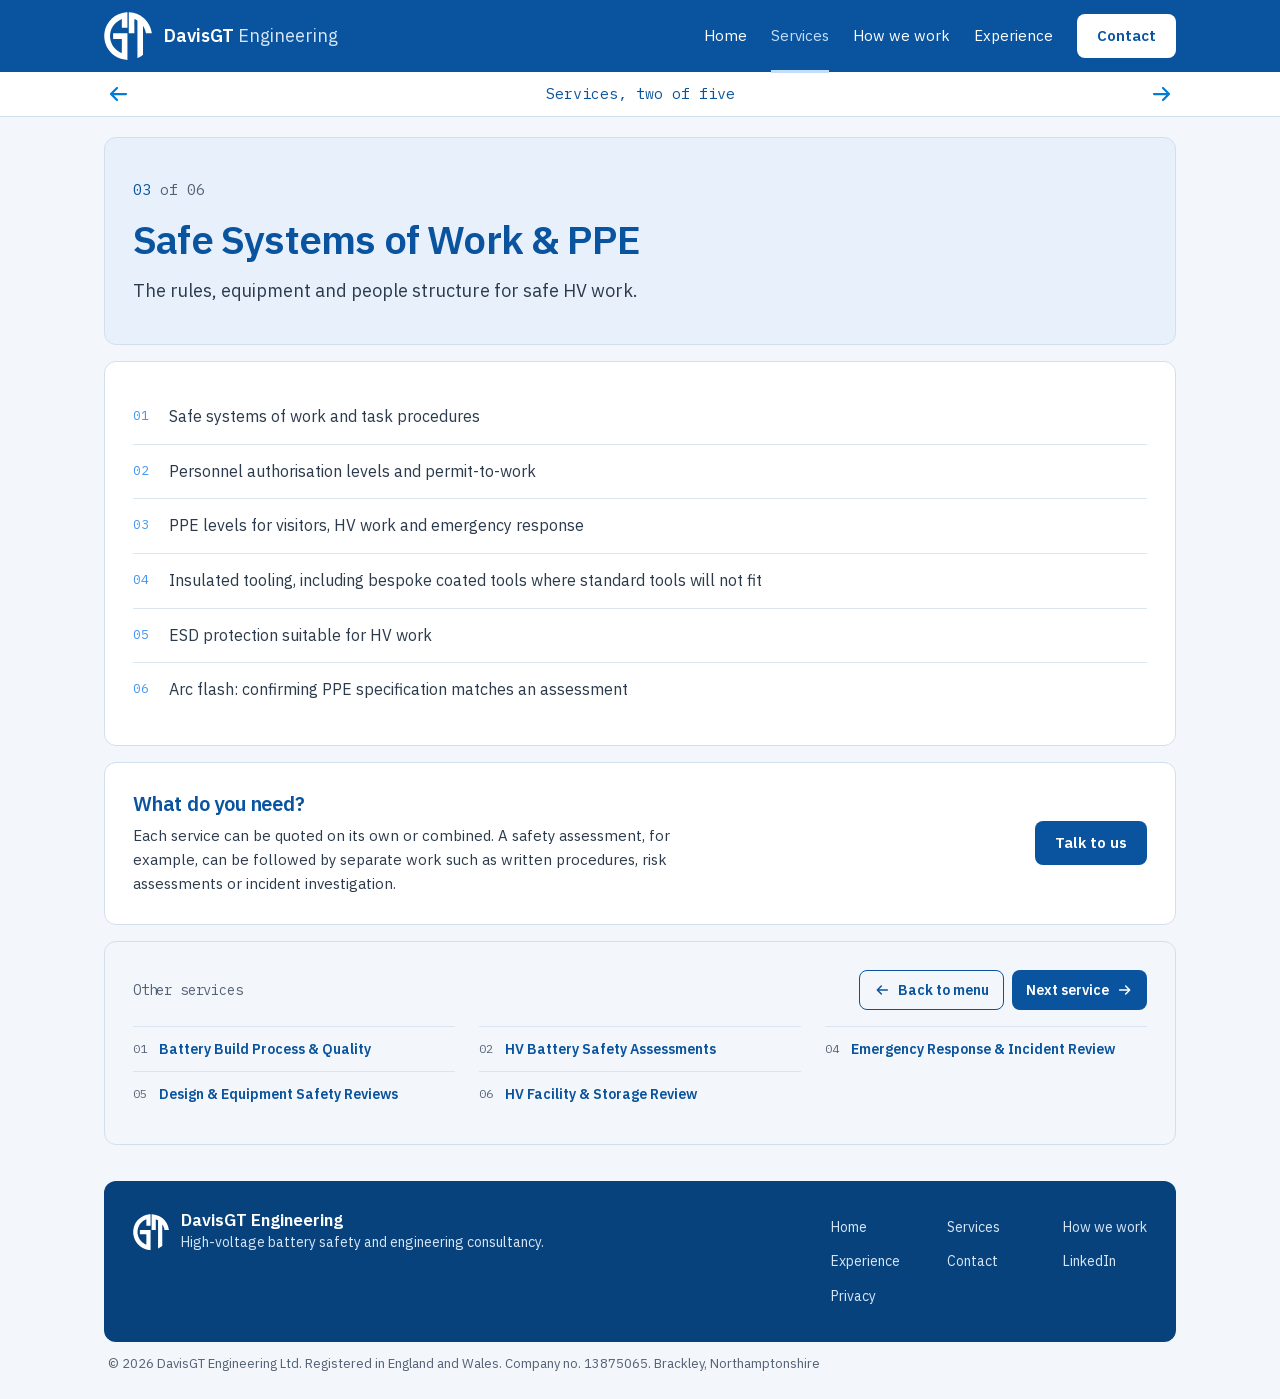
<file: services/safe-systems/index.html>
<!DOCTYPE html><!--VbiXjrv2gWbFzsvOPZjqe--><html lang="en-GB" class="__variable_987bfa __variable_90b1ba"><head><meta charSet="utf-8"/><meta name="viewport" content="width=device-width, initial-scale=1, viewport-fit=cover"/><link rel="preload" href="/_next/static/media/26d4368bf94c0ec4-s.p.woff2" as="font" crossorigin="" type="font/woff2"/><link rel="preload" href="/_next/static/media/d3ebbfd689654d3a-s.p.woff2" as="font" crossorigin="" type="font/woff2"/><link rel="stylesheet" href="/_next/static/css/79b086adcc98332b.css" data-precedence="next"/><link rel="preload" as="script" fetchPriority="low" href="/_next/static/chunks/webpack-4db83dc905a9ea92.js"/><script src="/_next/static/chunks/4bd1b696-c023c6e3521b1417.js" async=""></script><script src="/_next/static/chunks/255-2aa030c9ba2867e3.js" async=""></script><script src="/_next/static/chunks/main-app-eeaad996116c66fd.js" async=""></script><script src="/_next/static/chunks/619-ba102abea3e3d0e4.js" async=""></script><script src="/_next/static/chunks/app/layout-133e29e2ac0edc00.js" async=""></script><script src="/_next/static/chunks/app/services/%5Bslug%5D/page-36200e6310959554.js" async=""></script><meta name="next-size-adjust" content=""/><meta name="theme-color" content="#0A549F"/><title>Safe Systems of Work &amp; PPE | DavisGT Engineering</title><meta name="description" content="The rules, equipment and people structure for safe HV work."/><link rel="canonical" href="https://davisgtengineering.co.uk/services/safe-systems/"/><meta name="format-detection" content="telephone=no"/><meta property="og:title" content="Safe Systems of Work &amp; PPE | DavisGT Engineering"/><meta property="og:description" content="The rules, equipment and people structure for safe HV work."/><meta property="og:site_name" content="DavisGT Engineering"/><meta property="og:locale" content="en_GB"/><meta property="og:type" content="website"/><meta name="twitter:card" content="summary"/><meta name="twitter:title" content="Safe Systems of Work &amp; PPE | DavisGT Engineering"/><meta name="twitter:description" content="The rules, equipment and people structure for safe HV work."/><link rel="icon" href="/icon.svg?db9e47ce3513d9be" type="image/svg+xml" sizes="any"/><script src="/_next/static/chunks/polyfills-42372ed130431b0a.js" noModule=""></script></head><body><div hidden=""><!--$--><!--/$--></div><a href="#main" class="sr-only focus:not-sr-only focus:fixed focus:top-3 focus:left-3 focus:z-50 focus:bg-white focus:text-brand focus:px-4 focus:py-3">Skip to content</a><header class="sticky top-0 z-30 pt-[env(safe-area-inset-top)]"><div class="on-brand bg-brand text-white"><div class="wrap flex min-h-16 flex-wrap items-center justify-between gap-x-6 md:min-h-[4.5rem]"><a class="flex min-h-11 items-center gap-3 no-underline" aria-label="DavisGT Engineering, home" href="/"><svg viewBox="372 375 850 850" class="h-11 w-11 shrink-0 text-white md:h-12 md:w-12" aria-hidden="true"><g transform="translate(0 1600) scale(0.1 -0.1)" fill="currentColor"><path d="M7675 12199 c-1955 -147 -3564 -1628 -3859 -3554 -246 -1601 414 -3165 1733 -4109 606 -433 1392 -715 2116 -761 50 -3 116 -8 148 -11 l57 -5 0 2361 0 2360 -1265 0 -1265 0 0 -495 0 -495 770 0 770 0 0 -1250 c0 -1068 -2 -1250 -14 -1250 -24 0 -224 88 -350 153 -898 469 -1518 1321 -1685 2313 -65 391 -52 849 35 1244 219 982 928 1831 1862 2229 78 34 144 61 147 61 3 0 5 -344 5 -765 l0 -765 495 0 495 0 0 1375 0 1375 -42 -1 c-24 -1 -92 -6 -153 -10z M8110 10341 l0 -1871 495 0 495 0 0 1260 c0 693 2 1260 4 1260 27 0 413 -184 504 -240 l32 -20 0 -3315 c0 -1823 2 -3315 5 -3315 3 0 59 24 125 54 231 105 522 280 757 455 l103 76 0 2550 1 2550 20 -24 c71 -85 242 -408 314 -591 75 -193 148 -448 176 -622 l13 -78 516 0 517 0 -13 98 c-90 651 -336 1279 -721 1838 -189 274 -557 666 -823 878 -703 559 -1491 859 -2422 921 l-98 7 0 -1871z"></path></g></svg><span class="text-[1.0625rem] font-semibold md:text-[1.125rem]">DavisGT <span class="font-normal text-on-brand">Engineering</span></span></a><button type="button" class="inline-flex min-h-11 items-center rounded-lg border border-white/50 px-4 text-[15px] font-semibold transition-colors duration-150 hover:border-white md:hidden" aria-expanded="false" aria-controls="main-nav">Menu</button><nav id="main-nav" aria-label="Main" class="hidden w-full flex-col pb-3 md:flex md:w-auto md:flex-row md:items-center md:gap-6 md:pb-0"><a class="relative border-t border-white/15 py-3.5 text-[15px] no-underline transition-colors duration-150 hover:text-sky aria-[current=page]:text-sky md:border-0 md:py-2 md:aria-[current=page]:after:absolute md:aria-[current=page]:after:inset-x-0 md:aria-[current=page]:after:-bottom-[1.05rem] md:aria-[current=page]:after:h-[3px] md:aria-[current=page]:after:bg-sky" href="/">Home</a><a aria-current="page" class="relative border-t border-white/15 py-3.5 text-[15px] no-underline transition-colors duration-150 hover:text-sky aria-[current=page]:text-sky md:border-0 md:py-2 md:aria-[current=page]:after:absolute md:aria-[current=page]:after:inset-x-0 md:aria-[current=page]:after:-bottom-[1.05rem] md:aria-[current=page]:after:h-[3px] md:aria-[current=page]:after:bg-sky" href="/services/">Services</a><a class="relative border-t border-white/15 py-3.5 text-[15px] no-underline transition-colors duration-150 hover:text-sky aria-[current=page]:text-sky md:border-0 md:py-2 md:aria-[current=page]:after:absolute md:aria-[current=page]:after:inset-x-0 md:aria-[current=page]:after:-bottom-[1.05rem] md:aria-[current=page]:after:h-[3px] md:aria-[current=page]:after:bg-sky" href="/how-we-work/">How we work</a><a class="relative border-t border-white/15 py-3.5 text-[15px] no-underline transition-colors duration-150 hover:text-sky aria-[current=page]:text-sky md:border-0 md:py-2 md:aria-[current=page]:after:absolute md:aria-[current=page]:after:inset-x-0 md:aria-[current=page]:after:-bottom-[1.05rem] md:aria-[current=page]:after:h-[3px] md:aria-[current=page]:after:bg-sky" href="/experience/">Experience</a><a class="btn btn-light mt-3 min-h-11 md:mt-0" href="/contact/">Contact</a></nav></div></div><nav aria-label="Sheet" class="border-b border-line bg-white"><div class="wrap flex items-center justify-between gap-2 px-1! md:px-4!"><a aria-label="Back: HV Battery Safety Assessments" title="HV Battery Safety Assessments" class="grid h-11 w-11 shrink-0 place-items-center rounded-lg text-action transition-colors duration-150 hover:bg-tint hover:text-brand" href="/services/safety-assessments/"><svg viewBox="0 0 24 24" class="h-6 w-6" aria-hidden="true" fill="none" stroke="currentColor" stroke-width="2.25" stroke-linecap="round" stroke-linejoin="round"><g transform="rotate(180 12 12)"><path d="M4 12h15M13 6l6 6-6 6"></path></g></svg></a><p class="min-w-0 truncate text-center font-mono text-[14px] text-brand md:text-[15px]" aria-live="polite">Service three of six: Safe Systems of Work &amp; PPE</p><a aria-label="Forward: Emergency Response &amp; Incident Review" title="Emergency Response &amp; Incident Review" class="grid h-11 w-11 shrink-0 place-items-center rounded-lg text-action transition-colors duration-150 hover:bg-tint hover:text-brand" href="/services/emergency-response/"><svg viewBox="0 0 24 24" class="h-6 w-6" aria-hidden="true" fill="none" stroke="currentColor" stroke-width="2.25" stroke-linecap="round" stroke-linejoin="round"><g><path d="M4 12h15M13 6l6 6-6 6"></path></g></svg></a></div></nav></header><main id="main" class="sheet"><section class="cells " aria-labelledby="service"><div class="cell bg-tint text-brand md:col-span-12 md:py-10!"><p class="figures font-mono text-[15px] text-brand">03<!-- --> <span class="text-muted">of <!-- -->06</span></p><h1 id="service" class="mt-4 max-w-[18em] text-[clamp(1.75rem,3.4vw,2.5rem)] leading-[1.08] font-semibold tracking-[-0.02em]"><span class="sr-only">Safe Systems of Work &amp; PPE</span><span aria-hidden="true"><span class="word"><span style="--i:0">Safe</span></span> <span class="word"><span style="--i:1">Systems</span></span> <span class="word"><span style="--i:2">of</span></span> <span class="word"><span style="--i:3">Work</span></span> <span class="word"><span style="--i:4">&amp;</span></span> <span class="word"><span style="--i:5">PPE</span></span></span></h1><p class="mt-4 max-w-[34em] text-[1.125rem] leading-[1.5] text-body">The rules, equipment and people structure for safe HV work.</p></div></section><div class="cells "><div class="cell bg-white text-brand md:col-span-12 "><ul><li class="grid grid-cols-[2.25rem_minmax(0,1fr)] py-3.5 text-[1rem] text-body "><span aria-hidden="true" class="figures font-mono text-[13px] leading-[1.9] text-accent">01</span><span class="max-w-[44em]">Safe systems of work and task procedures</span></li><li class="grid grid-cols-[2.25rem_minmax(0,1fr)] py-3.5 text-[1rem] text-body border-t border-rule"><span aria-hidden="true" class="figures font-mono text-[13px] leading-[1.9] text-accent">02</span><span class="max-w-[44em]">Personnel authorisation levels and permit-to-work</span></li><li class="grid grid-cols-[2.25rem_minmax(0,1fr)] py-3.5 text-[1rem] text-body border-t border-rule"><span aria-hidden="true" class="figures font-mono text-[13px] leading-[1.9] text-accent">03</span><span class="max-w-[44em]">PPE levels for visitors, HV work and emergency response</span></li><li class="grid grid-cols-[2.25rem_minmax(0,1fr)] py-3.5 text-[1rem] text-body border-t border-rule"><span aria-hidden="true" class="figures font-mono text-[13px] leading-[1.9] text-accent">04</span><span class="max-w-[44em]">Insulated tooling, including bespoke coated tools where standard tools will not fit</span></li><li class="grid grid-cols-[2.25rem_minmax(0,1fr)] py-3.5 text-[1rem] text-body border-t border-rule"><span aria-hidden="true" class="figures font-mono text-[13px] leading-[1.9] text-accent">05</span><span class="max-w-[44em]">ESD protection suitable for HV work</span></li><li class="grid grid-cols-[2.25rem_minmax(0,1fr)] py-3.5 text-[1rem] text-body border-t border-rule"><span aria-hidden="true" class="figures font-mono text-[13px] leading-[1.9] text-accent">06</span><span class="max-w-[44em]">Arc flash: confirming PPE specification matches an assessment</span></li></ul></div></div><section class="cells " aria-labelledby="need"><div class="cell bg-white text-brand md:col-span-12 flex flex-col gap-5 md:flex-row md:items-center md:justify-between"><div><h2 id="need" class="text-[1.25rem] leading-tight tracking-[-0.01em]">What do you need?</h2><p class="mt-2 max-w-[40em] text-[15px] text-body">Each service can be quoted on its own or combined. A safety assessment, for example, can be followed by separate work such as written procedures, risk assessments or incident investigation.</p></div><a class="btn btn-brand shrink-0 self-start md:self-center" href="/contact/">Talk to us</a></div></section><nav class="cells " aria-labelledby="others"><div class="cell bg-paper text-brand md:col-span-12 "><div class="flex flex-wrap items-center justify-between gap-3"><h2 id="others" class="font-mono text-[14px] font-normal text-muted">Other services</h2><div class="flex flex-wrap gap-2"><a class="btn btn-line min-h-10! gap-2! px-3.5! text-[14px]!" href="/services/"><svg viewBox="0 0 24 24" class="h-4 w-4" aria-hidden="true" fill="none" stroke="currentColor" stroke-width="2.25" stroke-linecap="round" stroke-linejoin="round"><g transform="rotate(180 12 12)"><path d="M4 12h15M13 6l6 6-6 6"></path></g></svg> Back to menu</a><a class="btn btn-brand min-h-10! gap-2! px-3.5! text-[14px]!" href="/services/emergency-response/">Next service <svg viewBox="0 0 24 24" class="h-4 w-4" aria-hidden="true" fill="none" stroke="currentColor" stroke-width="2.25" stroke-linecap="round" stroke-linejoin="round"><g><path d="M4 12h15M13 6l6 6-6 6"></path></g></svg></a></div></div><ul class="mt-4 grid gap-x-6 sm:grid-cols-2 lg:grid-cols-3"><li class="border-t border-rule"><a class="group flex min-h-11 items-center gap-3 py-2 text-[14px] font-semibold no-underline transition-colors duration-150 hover:text-action" href="/services/build-process/"><span class="figures font-mono text-[12px] font-normal text-muted">01</span>Battery Build Process &amp; Quality</a></li><li class="border-t border-rule"><a class="group flex min-h-11 items-center gap-3 py-2 text-[14px] font-semibold no-underline transition-colors duration-150 hover:text-action" href="/services/safety-assessments/"><span class="figures font-mono text-[12px] font-normal text-muted">02</span>HV Battery Safety Assessments</a></li><li class="border-t border-rule"><a class="group flex min-h-11 items-center gap-3 py-2 text-[14px] font-semibold no-underline transition-colors duration-150 hover:text-action" href="/services/emergency-response/"><span class="figures font-mono text-[12px] font-normal text-muted">04</span>Emergency Response &amp; Incident Review</a></li><li class="border-t border-rule"><a class="group flex min-h-11 items-center gap-3 py-2 text-[14px] font-semibold no-underline transition-colors duration-150 hover:text-action" href="/services/design-reviews/"><span class="figures font-mono text-[12px] font-normal text-muted">05</span>Design &amp; Equipment Safety Reviews</a></li><li class="border-t border-rule"><a class="group flex min-h-11 items-center gap-3 py-2 text-[14px] font-semibold no-underline transition-colors duration-150 hover:text-action" href="/services/facility-storage/"><span class="figures font-mono text-[12px] font-normal text-muted">06</span>HV Facility &amp; Storage Review</a></li></ul></div></nav><!--$--><!--/$--></main><footer class="sheet pb-3 md:pb-6"><div class="cell on-brand flex flex-col gap-6 bg-brand-deep text-white md:flex-row md:items-start md:justify-between"><div class="flex items-center gap-3"><svg viewBox="372 375 850 850" class="h-9 w-9 shrink-0 text-white" aria-hidden="true"><g transform="translate(0 1600) scale(0.1 -0.1)" fill="currentColor"><path d="M7675 12199 c-1955 -147 -3564 -1628 -3859 -3554 -246 -1601 414 -3165 1733 -4109 606 -433 1392 -715 2116 -761 50 -3 116 -8 148 -11 l57 -5 0 2361 0 2360 -1265 0 -1265 0 0 -495 0 -495 770 0 770 0 0 -1250 c0 -1068 -2 -1250 -14 -1250 -24 0 -224 88 -350 153 -898 469 -1518 1321 -1685 2313 -65 391 -52 849 35 1244 219 982 928 1831 1862 2229 78 34 144 61 147 61 3 0 5 -344 5 -765 l0 -765 495 0 495 0 0 1375 0 1375 -42 -1 c-24 -1 -92 -6 -153 -10z M8110 10341 l0 -1871 495 0 495 0 0 1260 c0 693 2 1260 4 1260 27 0 413 -184 504 -240 l32 -20 0 -3315 c0 -1823 2 -3315 5 -3315 3 0 59 24 125 54 231 105 522 280 757 455 l103 76 0 2550 1 2550 20 -24 c71 -85 242 -408 314 -591 75 -193 148 -448 176 -622 l13 -78 516 0 517 0 -13 98 c-90 651 -336 1279 -721 1838 -189 274 -557 666 -823 878 -703 559 -1491 859 -2422 921 l-98 7 0 -1871z"></path></g></svg><div><p class="text-[1.0625rem] leading-tight font-semibold">DavisGT Engineering</p><p class="text-[14px] text-on-brand">High-voltage battery safety and engineering consultancy.</p></div></div><nav aria-label="Footer" class="grid grid-cols-2 gap-x-8 text-[14px] text-on-brand sm:grid-cols-3"><a class="py-1.5 no-underline transition-colors duration-150 hover:text-white" href="/">Home</a><a class="py-1.5 no-underline transition-colors duration-150 hover:text-white" href="/services/">Services</a><a class="py-1.5 no-underline transition-colors duration-150 hover:text-white" href="/how-we-work/">How we work</a><a class="py-1.5 no-underline transition-colors duration-150 hover:text-white" href="/experience/">Experience</a><a class="py-1.5 no-underline transition-colors duration-150 hover:text-white" href="/contact/">Contact</a><a href="https://www.linkedin.com/in/darren-davis-33a28642/" target="_blank" rel="noopener noreferrer" class="py-1.5 no-underline transition-colors duration-150 hover:text-white">LinkedIn</a><a class="py-1.5 no-underline transition-colors duration-150 hover:text-white" href="/privacy/">Privacy</a></nav></div><p class="px-1 pt-3 text-[13px] text-muted">© 2026 <!-- -->DavisGT Engineering Ltd<!-- -->. Registered in England and Wales.<!-- --> <!-- -->Company no. <span class="figures">13875065</span>.<!-- --> <!-- -->Brackley, Northamptonshire</p></footer><script type="application/ld+json">{"@context":"https://schema.org","@type":"ProfessionalService","name":"DavisGT Engineering","legalName":"DavisGT Engineering Ltd","url":"https://davisgtengineering.co.uk","email":"info@davisgtengineering.co.uk","description":"Independent high-voltage battery safety and engineering consultancy. Battery build process and quality, safety assessments, safe systems of work, emergency response and incident review.","areaServed":"Europe","sameAs":["https://www.linkedin.com/in/darren-davis-33a28642/"],"founder":{"@type":"Person","name":"Darren Davis","jobTitle":"Principal Consultant","sameAs":"https://www.linkedin.com/in/darren-davis-33a28642/"}}</script><script src="/_next/static/chunks/webpack-4db83dc905a9ea92.js" id="_R_" async=""></script><script>(self.__next_f=self.__next_f||[]).push([0])</script><script>self.__next_f.push([1,"1:\"$Sreact.fragment\"\n2:I[1766,[\"619\",\"static/chunks/619-ba102abea3e3d0e4.js\",\"177\",\"static/chunks/app/layout-133e29e2ac0edc00.js\"],\"Header\"]\n3:I[9766,[],\"\"]\n4:I[8924,[],\"\"]\n5:I[2619,[\"619\",\"static/chunks/619-ba102abea3e3d0e4.js\",\"805\",\"static/chunks/app/services/%5Bslug%5D/page-36200e6310959554.js\"],\"\"]\nd:I[7150,[],\"\"]\n:HL[\"/_next/static/media/26d4368bf94c0ec4-s.p.woff2\",\"font\",{\"crossOrigin\":\"\",\"type\":\"font/woff2\"}]\n:HL[\"/_next/static/media/d3ebbfd689654d3a-s.p.woff2\",\"font\",{\"crossOrigin\":\"\",\"type\":\"font/woff2\"}]\n:HL[\"/_next/static/css/79b086adcc98332b.css\",\"style\"]\n"])</script><script>self.__next_f.push([1,"0:{\"P\":null,\"b\":\"VbiXjrv2gWbFzsvOPZjqe\",\"p\":\"\",\"c\":[\"\",\"services\",\"safe-systems\",\"\"],\"i\":false,\"f\":[[[\"\",{\"children\":[\"services\",{\"children\":[[\"slug\",\"safe-systems\",\"d\"],{\"children\":[\"__PAGE__\",{}]}]}]},\"$undefined\",\"$undefined\",true],[\"\",[\"$\",\"$1\",\"c\",{\"children\":[[[\"$\",\"link\",\"0\",{\"rel\":\"stylesheet\",\"href\":\"/_next/static/css/79b086adcc98332b.css\",\"precedence\":\"next\",\"crossOrigin\":\"$undefined\",\"nonce\":\"$undefined\"}]],[\"$\",\"html\",null,{\"lang\":\"en-GB\",\"className\":\"__variable_987bfa __variable_90b1ba\",\"children\":[\"$\",\"body\",null,{\"children\":[[\"$\",\"a\",null,{\"href\":\"#main\",\"className\":\"sr-only focus:not-sr-only focus:fixed focus:top-3 focus:left-3 focus:z-50 focus:bg-white focus:text-brand focus:px-4 focus:py-3\",\"children\":\"Skip to content\"}],[\"$\",\"$L2\",null,{}],[\"$\",\"main\",null,{\"id\":\"main\",\"className\":\"sheet\",\"children\":[\"$\",\"$L3\",null,{\"parallelRouterKey\":\"children\",\"error\":\"$undefined\",\"errorStyles\":\"$undefined\",\"errorScripts\":\"$undefined\",\"template\":[\"$\",\"$L4\",null,{}],\"templateStyles\":\"$undefined\",\"templateScripts\":\"$undefined\",\"notFound\":[[\"$\",\"div\",null,{\"className\":\"cells \",\"children\":[[\"$\",\"div\",null,{\"className\":\"cell bg-tint text-brand md:col-span-12 flex flex-col justify-between gap-6\",\"children\":[[\"$\",\"p\",null,{\"className\":\"font-mono text-[13px] leading-snug opacity-85 text-brand\",\"children\":\"404\"}],[\"$\",\"div\",null,{\"children\":[[\"$\",\"h1\",null,{\"className\":\"max-w-[12em] text-[clamp(1.875rem,3.6vw,2.75rem)] leading-[1.05] font-semibold tracking-[-0.02em]\",\"children\":\"This page is not in the file\"}],[\"$\",\"p\",null,{\"className\":\"mt-6 max-w-[34em] text-[1.125rem] text-body\",\"children\":\"The link may be old. Everything on the site is one click from the home page.\"}]]}]]}],[\"$\",\"$L5\",null,{\"href\":\"/\",\"className\":\"cell cell-link group flex flex-col bg-white text-brand hover:text-white focus-visible:text-white md:col-span-12 min-h-32 justify-between\",\"children\":[[\"$\",\"span\",null,{\"className\":\"flex items-start justify-between gap-4 font-mono text-[13px] leading-snug\",\"children\":[[\"$\",\"span\",null,{\"className\":\"muted-on-hover opacity-85\",\"children\":\"Home\"}],[\"$\",\"span\",null,{\"className\":\"arrow -mt-0.5\",\"children\":[\"$\",\"svg\",null,{\"viewBox\":\"0 0 24 24\",\"className\":\"h-7 w-7\",\"aria-hidden\":true,\"fill\":\"none\",\"stroke\":\"currentColor\",\"strokeWidth\":2.25,\"strokeLinecap\":\"round\",\"strokeLinejoin\":\"round\",\"children\":[\"$\",\"g\",null,{\"transform\":\"$undefined\",\"children\":[\"$\",\"path\",null,{\"d\":\"M4 12h15M13 6l6 6-6 6\"}]}]}]}]]}],[\"$\",\"span\",null,{\"className\":\"text-[1.25rem] leading-none font-semibold tracking-[-0.01em]\",\"children\":\"Go to the home page\"}]]}]]}],[]],\"forbidden\":\"$undefined\",\"unauthorized\":\"$undefined\"}]}],[\"$\",\"footer\",null,{\"className\":\"sheet pb-3 md:pb-6\",\"children\":[[\"$\",\"div\",null,{\"className\":\"cell on-brand flex flex-col gap-6 bg-brand-deep text-white md:flex-row md:items-start md:justify-between\",\"children\":[[\"$\",\"div\",null,{\"className\":\"flex items-center gap-3\",\"children\":[[\"$\",\"svg\",null,{\"viewBox\":\"372 375 850 850\",\"className\":\"h-9 w-9 shrink-0 text-white\",\"role\":\"$undefined\",\"aria-label\":\"$undefined\",\"aria-hidden\":true,\"children\":[\"$\",\"g\",null,{\"transform\":\"translate(0 1600) scale(0.1 -0.1)\",\"fill\":\"currentColor\",\"children\":[\"$\",\"path\",null,{\"d\":\"M7675 12199 c-1955 -147 -3564 -1628 -3859 -3554 -246 -1601 414 -3165 1733 -4109 606 -433 1392 -715 2116 -761 50 -3 116 -8 148 -11 l57 -5 0 2361 0 2360 -1265 0 -1265 0 0 -495 0 -495 770 0 770 0 0 -1250 c0 -1068 -2 -1250 -14 -1250 -24 0 -224 88 -350 153 -898 469 -1518 1321 -1685 2313 -65 391 -52 849 35 1244 219 982 928 1831 1862 2229 78 34 144 61 147 61 3 0 5 -344 5 -765 l0 -765 495 0 495 0 0 1375 0 1375 -42 -1 c-24 -1 -92 -6 -153 -10z M8110 10341 l0 -1871 495 0 495 0 0 1260 c0 693 2 1260 4 1260 27 0 413 -184 504 -240 l32 -20 0 -3315 c0 -1823 2 -3315 5 -3315 3 0 59 24 125 54 231 105 522 280 757 455 l103 76 0 2550 1 2550 20 -24 c71 -85 242 -408 314 -591 75 -193 148 -448 176 -622 l13 -78 516 0 517 0 -13 98 c-90 651 -336 1279 -721 1838 -189 274 -557 666 -823 878 -703 559 -1491 859 -2422 921 l-98 7 0 -1871z\"}]}]}],[\"$\",\"div\",null,{\"children\":[[\"$\",\"p\",null,{\"className\":\"text-[1.0625rem] leading-tight font-semibold\",\"children\":\"DavisGT Engineering\"}],[\"$\",\"p\",null,{\"className\":\"text-[14px] text-on-brand\",\"children\":\"High-voltage battery safety and engineering consultancy.\"}]]}]]}],\"$L6\"]}],\"$L7\"]}],\"$L8\"]}]}]]}],{\"children\":[\"services\",\"$L9\",{\"children\":[[\"slug\",\"safe-systems\",\"d\"],\"$La\",{\"children\":[\"__PAGE__\",\"$Lb\",{},null,false]},null,false]},null,false]},null,false],\"$Lc\",false]],\"m\":\"$undefined\",\"G\":[\"$d\",[]],\"s\":false,\"S\":true}\n"])</script><script>self.__next_f.push([1,"f:I[4431,[],\"OutletBoundary\"]\n11:I[5278,[],\"AsyncMetadataOutlet\"]\n13:I[4431,[],\"ViewportBoundary\"]\n15:I[4431,[],\"MetadataBoundary\"]\n16:\"$Sreact.suspense\"\n"])</script><script>self.__next_f.push([1,"6:[\"$\",\"nav\",null,{\"aria-label\":\"Footer\",\"className\":\"grid grid-cols-2 gap-x-8 text-[14px] text-on-brand sm:grid-cols-3\",\"children\":[[[\"$\",\"$L5\",\"/\",{\"href\":\"/\",\"className\":\"py-1.5 no-underline transition-colors duration-150 hover:text-white\",\"children\":\"Home\"}],[\"$\",\"$L5\",\"/services/\",{\"href\":\"/services/\",\"className\":\"py-1.5 no-underline transition-colors duration-150 hover:text-white\",\"children\":\"Services\"}],[\"$\",\"$L5\",\"/how-we-work/\",{\"href\":\"/how-we-work/\",\"className\":\"py-1.5 no-underline transition-colors duration-150 hover:text-white\",\"children\":\"How we work\"}],[\"$\",\"$L5\",\"/experience/\",{\"href\":\"/experience/\",\"className\":\"py-1.5 no-underline transition-colors duration-150 hover:text-white\",\"children\":\"Experience\"}],[\"$\",\"$L5\",\"/contact/\",{\"href\":\"/contact/\",\"className\":\"py-1.5 no-underline transition-colors duration-150 hover:text-white\",\"children\":\"Contact\"}]],[\"$\",\"a\",null,{\"href\":\"https://www.linkedin.com/in/darren-davis-33a28642/\",\"target\":\"_blank\",\"rel\":\"noopener noreferrer\",\"className\":\"py-1.5 no-underline transition-colors duration-150 hover:text-white\",\"children\":\"LinkedIn\"}],[\"$\",\"$L5\",null,{\"href\":\"/privacy/\",\"className\":\"py-1.5 no-underline transition-colors duration-150 hover:text-white\",\"children\":\"Privacy\"}]]}]\n"])</script><script>self.__next_f.push([1,"7:[\"$\",\"p\",null,{\"className\":\"px-1 pt-3 text-[13px] text-muted\",\"children\":[\"© 2026 \",\"DavisGT Engineering Ltd\",\". Registered in England and Wales.\",\" \",[\"Company no. \",[\"$\",\"span\",null,{\"className\":\"figures\",\"children\":\"13875065\"}],\".\",\" \"],\"Brackley, Northamptonshire\"]}]\n"])</script><script>self.__next_f.push([1,"8:[\"$\",\"script\",null,{\"type\":\"application/ld+json\",\"dangerouslySetInnerHTML\":{\"__html\":\"{\\\"@context\\\":\\\"https://schema.org\\\",\\\"@type\\\":\\\"ProfessionalService\\\",\\\"name\\\":\\\"DavisGT Engineering\\\",\\\"legalName\\\":\\\"DavisGT Engineering Ltd\\\",\\\"url\\\":\\\"https://davisgtengineering.co.uk\\\",\\\"email\\\":\\\"info@davisgtengineering.co.uk\\\",\\\"description\\\":\\\"Independent high-voltage battery safety and engineering consultancy. Battery build process and quality, safety assessments, safe systems of work, emergency response and incident review.\\\",\\\"areaServed\\\":\\\"Europe\\\",\\\"sameAs\\\":[\\\"https://www.linkedin.com/in/darren-davis-33a28642/\\\"],\\\"founder\\\":{\\\"@type\\\":\\\"Person\\\",\\\"name\\\":\\\"Darren Davis\\\",\\\"jobTitle\\\":\\\"Principal Consultant\\\",\\\"sameAs\\\":\\\"https://www.linkedin.com/in/darren-davis-33a28642/\\\"}}\"}}]\n"])</script><script>self.__next_f.push([1,"9:[\"$\",\"$1\",\"c\",{\"children\":[null,[\"$\",\"$L3\",null,{\"parallelRouterKey\":\"children\",\"error\":\"$undefined\",\"errorStyles\":\"$undefined\",\"errorScripts\":\"$undefined\",\"template\":[\"$\",\"$L4\",null,{}],\"templateStyles\":\"$undefined\",\"templateScripts\":\"$undefined\",\"notFound\":\"$undefined\",\"forbidden\":\"$undefined\",\"unauthorized\":\"$undefined\"}]]}]\na:[\"$\",\"$1\",\"c\",{\"children\":[null,[\"$\",\"$L3\",null,{\"parallelRouterKey\":\"children\",\"error\":\"$undefined\",\"errorStyles\":\"$undefined\",\"errorScripts\":\"$undefined\",\"template\":[\"$\",\"$L4\",null,{}],\"templateStyles\":\"$undefined\",\"templateScripts\":\"$undefined\",\"notFound\":\"$undefined\",\"forbidden\":\"$undefined\",\"unauthorized\":\"$undefined\"}]]}]\nb:[\"$\",\"$1\",\"c\",{\"children\":[\"$Le\",null,[\"$\",\"$Lf\",null,{\"children\":[\"$L10\",[\"$\",\"$L11\",null,{\"promise\":\"$@12\"}]]}]]}]\nc:[\"$\",\"$1\",\"h\",{\"children\":[null,[[\"$\",\"$L13\",null,{\"children\":\"$L14\"}],[\"$\",\"meta\",null,{\"name\":\"next-size-adjust\",\"content\":\"\"}]],[\"$\",\"$L15\",null,{\"children\":[\"$\",\"div\",null,{\"hidden\":true,\"children\":[\"$\",\"$16\",null,{\"fallback\":null,\"children\":\"$L17\"}]}]}]]}]\n"])</script><script>self.__next_f.push([1,"18:I[6479,[\"619\",\"static/chunks/619-ba102abea3e3d0e4.js\",\"805\",\"static/chunks/app/services/%5Bslug%5D/page-36200e6310959554.js\"],\"Words\"]\n"])</script><script>self.__next_f.push([1,"e:[[\"$\",\"section\",null,{\"className\":\"cells \",\"aria-labelledby\":\"service\",\"children\":[\"$\",\"div\",null,{\"className\":\"cell bg-tint text-brand md:col-span-12 md:py-10!\",\"children\":[[\"$\",\"p\",null,{\"className\":\"figures font-mono text-[15px] text-brand\",\"children\":[\"03\",\" \",[\"$\",\"span\",null,{\"className\":\"text-muted\",\"children\":[\"of \",\"06\"]}]]}],[\"$\",\"h1\",null,{\"id\":\"service\",\"className\":\"mt-4 max-w-[18em] text-[clamp(1.75rem,3.4vw,2.5rem)] leading-[1.08] font-semibold tracking-[-0.02em]\",\"children\":[\"$\",\"$L18\",null,{\"text\":\"Safe Systems of Work \u0026 PPE\"}]}],[\"$\",\"p\",null,{\"className\":\"mt-4 max-w-[34em] text-[1.125rem] leading-[1.5] text-body\",\"children\":\"The rules, equipment and people structure for safe HV work.\"}]]}]}],[\"$\",\"div\",null,{\"className\":\"cells \",\"children\":[\"$\",\"div\",null,{\"className\":\"cell bg-white text-brand md:col-span-12 \",\"children\":[\"$\",\"ul\",null,{\"children\":[[\"$\",\"li\",\"Safe systems of work and task procedures\",{\"className\":\"grid grid-cols-[2.25rem_minmax(0,1fr)] py-3.5 text-[1rem] text-body \",\"children\":[[\"$\",\"span\",null,{\"aria-hidden\":true,\"className\":\"figures font-mono text-[13px] leading-[1.9] text-accent\",\"children\":\"01\"}],[\"$\",\"span\",null,{\"className\":\"max-w-[44em]\",\"children\":\"Safe systems of work and task procedures\"}]]}],[\"$\",\"li\",\"Personnel authorisation levels and permit-to-work\",{\"className\":\"grid grid-cols-[2.25rem_minmax(0,1fr)] py-3.5 text-[1rem] text-body border-t border-rule\",\"children\":[[\"$\",\"span\",null,{\"aria-hidden\":true,\"className\":\"figures font-mono text-[13px] leading-[1.9] text-accent\",\"children\":\"02\"}],[\"$\",\"span\",null,{\"className\":\"max-w-[44em]\",\"children\":\"Personnel authorisation levels and permit-to-work\"}]]}],[\"$\",\"li\",\"PPE levels for visitors, HV work and emergency response\",{\"className\":\"grid grid-cols-[2.25rem_minmax(0,1fr)] py-3.5 text-[1rem] text-body border-t border-rule\",\"children\":[[\"$\",\"span\",null,{\"aria-hidden\":true,\"className\":\"figures font-mono text-[13px] leading-[1.9] text-accent\",\"children\":\"03\"}],[\"$\",\"span\",null,{\"className\":\"max-w-[44em]\",\"children\":\"PPE levels for visitors, HV work and emergency response\"}]]}],[\"$\",\"li\",\"Insulated tooling, including bespoke coated tools where standard tools will not fit\",{\"className\":\"grid grid-cols-[2.25rem_minmax(0,1fr)] py-3.5 text-[1rem] text-body border-t border-rule\",\"children\":[[\"$\",\"span\",null,{\"aria-hidden\":true,\"className\":\"figures font-mono text-[13px] leading-[1.9] text-accent\",\"children\":\"04\"}],[\"$\",\"span\",null,{\"className\":\"max-w-[44em]\",\"children\":\"Insulated tooling, including bespoke coated tools where standard tools will not fit\"}]]}],[\"$\",\"li\",\"ESD protection suitable for HV work\",{\"className\":\"grid grid-cols-[2.25rem_minmax(0,1fr)] py-3.5 text-[1rem] text-body border-t border-rule\",\"children\":[[\"$\",\"span\",null,{\"aria-hidden\":true,\"className\":\"figures font-mono text-[13px] leading-[1.9] text-accent\",\"children\":\"05\"}],[\"$\",\"span\",null,{\"className\":\"max-w-[44em]\",\"children\":\"ESD protection suitable for HV work\"}]]}],[\"$\",\"li\",\"Arc flash: confirming PPE specification matches an assessment\",{\"className\":\"grid grid-cols-[2.25rem_minmax(0,1fr)] py-3.5 text-[1rem] text-body border-t border-rule\",\"children\":[[\"$\",\"span\",null,{\"aria-hidden\":true,\"className\":\"figures font-mono text-[13px] leading-[1.9] text-accent\",\"children\":\"06\"}],[\"$\",\"span\",null,{\"className\":\"max-w-[44em]\",\"children\":\"Arc flash: confirming PPE specification matches an assessment\"}]]}]]}]}]}],[\"$\",\"section\",null,{\"className\":\"cells \",\"aria-labelledby\":\"need\",\"children\":[\"$\",\"div\",null,{\"className\":\"cell bg-white text-brand md:col-span-12 flex flex-col gap-5 md:flex-row md:items-center md:justify-between\",\"children\":[[\"$\",\"div\",null,{\"children\":[[\"$\",\"h2\",null,{\"id\":\"need\",\"className\":\"text-[1.25rem] leading-tight tracking-[-0.01em]\",\"children\":\"What do you need?\"}],[\"$\",\"p\",null,{\"className\":\"mt-2 max-w-[40em] text-[15px] text-body\",\"children\":\"Each service can be quoted on its own or combined. A safety assessment, for example, can be followed by separate work such as written procedures, risk assessments or incident investigation.\"}]]}],\"$L19\"]}]}],\"$L1a\"]\n"])</script><script>self.__next_f.push([1,"19:[\"$\",\"$L5\",null,{\"href\":\"/contact/\",\"className\":\"btn btn-brand shrink-0 self-start md:self-center\",\"children\":\"Talk to us\"}]\n"])</script><script>self.__next_f.push([1,"1a:[\"$\",\"nav\",null,{\"className\":\"cells \",\"aria-labelledby\":\"others\",\"children\":[\"$\",\"div\",null,{\"className\":\"cell bg-paper text-brand md:col-span-12 \",\"children\":[[\"$\",\"div\",null,{\"className\":\"flex flex-wrap items-center justify-between gap-3\",\"children\":[[\"$\",\"h2\",null,{\"id\":\"others\",\"className\":\"font-mono text-[14px] font-normal text-muted\",\"children\":\"Other services\"}],[\"$\",\"div\",null,{\"className\":\"flex flex-wrap gap-2\",\"children\":[[\"$\",\"$L5\",null,{\"href\":\"/services/\",\"className\":\"btn btn-line min-h-10! gap-2! px-3.5! text-[14px]!\",\"children\":[[\"$\",\"svg\",null,{\"viewBox\":\"0 0 24 24\",\"className\":\"h-4 w-4\",\"aria-hidden\":true,\"fill\":\"none\",\"stroke\":\"currentColor\",\"strokeWidth\":2.25,\"strokeLinecap\":\"round\",\"strokeLinejoin\":\"round\",\"children\":[\"$\",\"g\",null,{\"transform\":\"rotate(180 12 12)\",\"children\":[\"$\",\"path\",null,{\"d\":\"M4 12h15M13 6l6 6-6 6\"}]}]}],\" Back to menu\"]}],[\"$\",\"$L5\",null,{\"href\":\"/services/emergency-response/\",\"className\":\"btn btn-brand min-h-10! gap-2! px-3.5! text-[14px]!\",\"children\":[\"Next service \",[\"$\",\"svg\",null,{\"viewBox\":\"0 0 24 24\",\"className\":\"h-4 w-4\",\"aria-hidden\":true,\"fill\":\"none\",\"stroke\":\"currentColor\",\"strokeWidth\":2.25,\"strokeLinecap\":\"round\",\"strokeLinejoin\":\"round\",\"children\":[\"$\",\"g\",null,{\"transform\":\"$undefined\",\"children\":[\"$\",\"path\",null,{\"d\":\"M4 12h15M13 6l6 6-6 6\"}]}]}]]}]]}]]}],[\"$\",\"ul\",null,{\"className\":\"mt-4 grid gap-x-6 sm:grid-cols-2 lg:grid-cols-3\",\"children\":[[\"$\",\"li\",\"build-process\",{\"className\":\"border-t border-rule\",\"children\":[\"$\",\"$L5\",null,{\"href\":\"/services/build-process/\",\"className\":\"group flex min-h-11 items-center gap-3 py-2 text-[14px] font-semibold no-underline transition-colors duration-150 hover:text-action\",\"children\":[[\"$\",\"span\",null,{\"className\":\"figures font-mono text-[12px] font-normal text-muted\",\"children\":\"01\"}],\"Battery Build Process \u0026 Quality\"]}]}],[\"$\",\"li\",\"safety-assessments\",{\"className\":\"border-t border-rule\",\"children\":[\"$\",\"$L5\",null,{\"href\":\"/services/safety-assessments/\",\"className\":\"group flex min-h-11 items-center gap-3 py-2 text-[14px] font-semibold no-underline transition-colors duration-150 hover:text-action\",\"children\":[[\"$\",\"span\",null,{\"className\":\"figures font-mono text-[12px] font-normal text-muted\",\"children\":\"02\"}],\"HV Battery Safety Assessments\"]}]}],null,[\"$\",\"li\",\"emergency-response\",{\"className\":\"border-t border-rule\",\"children\":[\"$\",\"$L5\",null,{\"href\":\"/services/emergency-response/\",\"className\":\"group flex min-h-11 items-center gap-3 py-2 text-[14px] font-semibold no-underline transition-colors duration-150 hover:text-action\",\"children\":[[\"$\",\"span\",null,{\"className\":\"figures font-mono text-[12px] font-normal text-muted\",\"children\":\"04\"}],\"Emergency Response \u0026 Incident Review\"]}]}],[\"$\",\"li\",\"design-reviews\",{\"className\":\"border-t border-rule\",\"children\":[\"$\",\"$L5\",null,{\"href\":\"/services/design-reviews/\",\"className\":\"group flex min-h-11 items-center gap-3 py-2 text-[14px] font-semibold no-underline transition-colors duration-150 hover:text-action\",\"children\":[[\"$\",\"span\",null,{\"className\":\"figures font-mono text-[12px] font-normal text-muted\",\"children\":\"05\"}],\"Design \u0026 Equipment Safety Reviews\"]}]}],[\"$\",\"li\",\"facility-storage\",{\"className\":\"border-t border-rule\",\"children\":[\"$\",\"$L5\",null,{\"href\":\"/services/facility-storage/\",\"className\":\"group flex min-h-11 items-center gap-3 py-2 text-[14px] font-semibold no-underline transition-colors duration-150 hover:text-action\",\"children\":[[\"$\",\"span\",null,{\"className\":\"figures font-mono text-[12px] font-normal text-muted\",\"children\":\"06\"}],\"HV Facility \u0026 Storage Review\"]}]}]]}]]}]}]\n"])</script><script>self.__next_f.push([1,"14:[[\"$\",\"meta\",\"0\",{\"charSet\":\"utf-8\"}],[\"$\",\"meta\",\"1\",{\"name\":\"viewport\",\"content\":\"width=device-width, initial-scale=1, viewport-fit=cover\"}],[\"$\",\"meta\",\"2\",{\"name\":\"theme-color\",\"content\":\"#0A549F\"}]]\n10:null\n"])</script><script>self.__next_f.push([1,"1b:I[622,[],\"IconMark\"]\n"])</script><script>self.__next_f.push([1,"12:{\"metadata\":[[\"$\",\"title\",\"0\",{\"children\":\"Safe Systems of Work \u0026 PPE | DavisGT Engineering\"}],[\"$\",\"meta\",\"1\",{\"name\":\"description\",\"content\":\"The rules, equipment and people structure for safe HV work.\"}],[\"$\",\"link\",\"2\",{\"rel\":\"canonical\",\"href\":\"https://davisgtengineering.co.uk/services/safe-systems/\"}],[\"$\",\"meta\",\"3\",{\"name\":\"format-detection\",\"content\":\"telephone=no\"}],[\"$\",\"meta\",\"4\",{\"property\":\"og:title\",\"content\":\"Safe Systems of Work \u0026 PPE | DavisGT Engineering\"}],[\"$\",\"meta\",\"5\",{\"property\":\"og:description\",\"content\":\"The rules, equipment and people structure for safe HV work.\"}],[\"$\",\"meta\",\"6\",{\"property\":\"og:site_name\",\"content\":\"DavisGT Engineering\"}],[\"$\",\"meta\",\"7\",{\"property\":\"og:locale\",\"content\":\"en_GB\"}],[\"$\",\"meta\",\"8\",{\"property\":\"og:type\",\"content\":\"website\"}],[\"$\",\"meta\",\"9\",{\"name\":\"twitter:card\",\"content\":\"summary\"}],[\"$\",\"meta\",\"10\",{\"name\":\"twitter:title\",\"content\":\"Safe Systems of Work \u0026 PPE | DavisGT Engineering\"}],[\"$\",\"meta\",\"11\",{\"name\":\"twitter:description\",\"content\":\"The rules, equipment and people structure for safe HV work.\"}],[\"$\",\"link\",\"12\",{\"rel\":\"icon\",\"href\":\"/icon.svg?db9e47ce3513d9be\",\"type\":\"image/svg+xml\",\"sizes\":\"any\"}],[\"$\",\"$L1b\",\"13\",{}]],\"error\":null,\"digest\":\"$undefined\"}\n"])</script><script>self.__next_f.push([1,"17:\"$12:metadata\"\n"])</script></body></html>
</file>
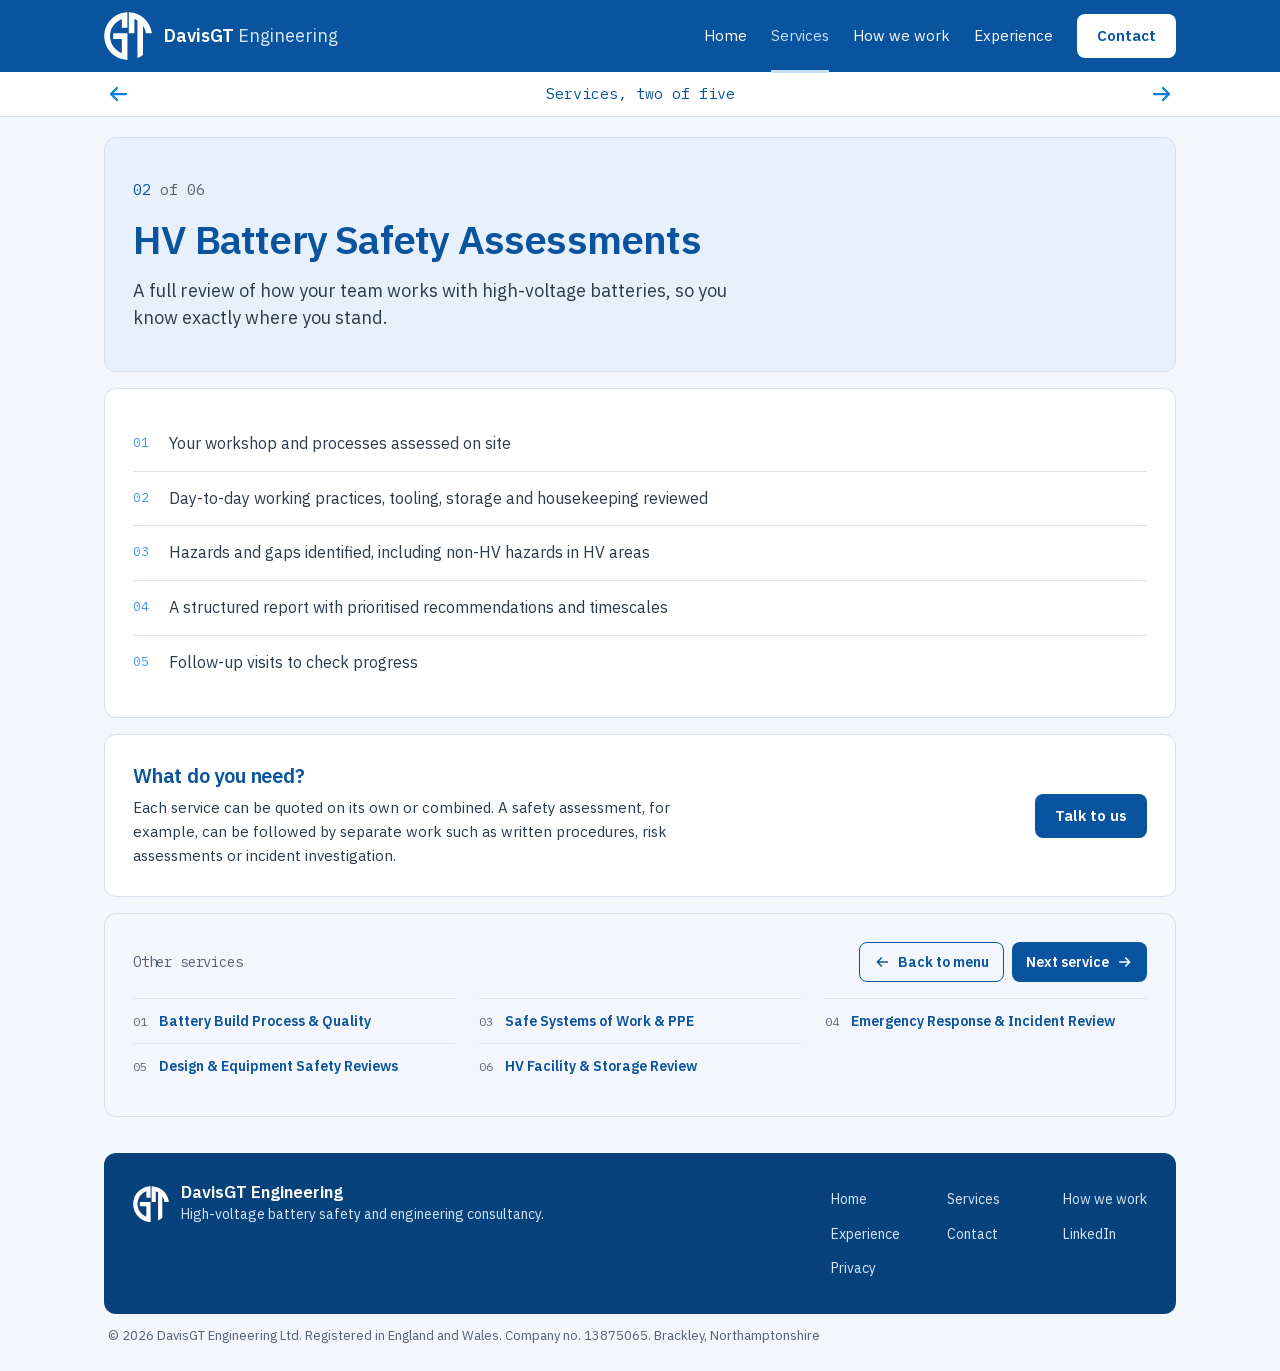
<file: services/safety-assessments/index.html>
<!DOCTYPE html><!--VbiXjrv2gWbFzsvOPZjqe--><html lang="en-GB" class="__variable_987bfa __variable_90b1ba"><head><meta charSet="utf-8"/><meta name="viewport" content="width=device-width, initial-scale=1, viewport-fit=cover"/><link rel="preload" href="/_next/static/media/26d4368bf94c0ec4-s.p.woff2" as="font" crossorigin="" type="font/woff2"/><link rel="preload" href="/_next/static/media/d3ebbfd689654d3a-s.p.woff2" as="font" crossorigin="" type="font/woff2"/><link rel="stylesheet" href="/_next/static/css/79b086adcc98332b.css" data-precedence="next"/><link rel="preload" as="script" fetchPriority="low" href="/_next/static/chunks/webpack-4db83dc905a9ea92.js"/><script src="/_next/static/chunks/4bd1b696-c023c6e3521b1417.js" async=""></script><script src="/_next/static/chunks/255-2aa030c9ba2867e3.js" async=""></script><script src="/_next/static/chunks/main-app-eeaad996116c66fd.js" async=""></script><script src="/_next/static/chunks/619-ba102abea3e3d0e4.js" async=""></script><script src="/_next/static/chunks/app/layout-133e29e2ac0edc00.js" async=""></script><script src="/_next/static/chunks/app/services/%5Bslug%5D/page-36200e6310959554.js" async=""></script><meta name="next-size-adjust" content=""/><meta name="theme-color" content="#0A549F"/><title>HV Battery Safety Assessments | DavisGT Engineering</title><meta name="description" content="A full review of how your team works with high-voltage batteries, so you know exactly where you stand."/><link rel="canonical" href="https://davisgtengineering.co.uk/services/safety-assessments/"/><meta name="format-detection" content="telephone=no"/><meta property="og:title" content="HV Battery Safety Assessments | DavisGT Engineering"/><meta property="og:description" content="A full review of how your team works with high-voltage batteries, so you know exactly where you stand."/><meta property="og:site_name" content="DavisGT Engineering"/><meta property="og:locale" content="en_GB"/><meta property="og:type" content="website"/><meta name="twitter:card" content="summary"/><meta name="twitter:title" content="HV Battery Safety Assessments | DavisGT Engineering"/><meta name="twitter:description" content="A full review of how your team works with high-voltage batteries, so you know exactly where you stand."/><link rel="icon" href="/icon.svg?db9e47ce3513d9be" type="image/svg+xml" sizes="any"/><script src="/_next/static/chunks/polyfills-42372ed130431b0a.js" noModule=""></script></head><body><div hidden=""><!--$--><!--/$--></div><a href="#main" class="sr-only focus:not-sr-only focus:fixed focus:top-3 focus:left-3 focus:z-50 focus:bg-white focus:text-brand focus:px-4 focus:py-3">Skip to content</a><header class="sticky top-0 z-30 pt-[env(safe-area-inset-top)]"><div class="on-brand bg-brand text-white"><div class="wrap flex min-h-16 flex-wrap items-center justify-between gap-x-6 md:min-h-[4.5rem]"><a class="flex min-h-11 items-center gap-3 no-underline" aria-label="DavisGT Engineering, home" href="/"><svg viewBox="372 375 850 850" class="h-11 w-11 shrink-0 text-white md:h-12 md:w-12" aria-hidden="true"><g transform="translate(0 1600) scale(0.1 -0.1)" fill="currentColor"><path d="M7675 12199 c-1955 -147 -3564 -1628 -3859 -3554 -246 -1601 414 -3165 1733 -4109 606 -433 1392 -715 2116 -761 50 -3 116 -8 148 -11 l57 -5 0 2361 0 2360 -1265 0 -1265 0 0 -495 0 -495 770 0 770 0 0 -1250 c0 -1068 -2 -1250 -14 -1250 -24 0 -224 88 -350 153 -898 469 -1518 1321 -1685 2313 -65 391 -52 849 35 1244 219 982 928 1831 1862 2229 78 34 144 61 147 61 3 0 5 -344 5 -765 l0 -765 495 0 495 0 0 1375 0 1375 -42 -1 c-24 -1 -92 -6 -153 -10z M8110 10341 l0 -1871 495 0 495 0 0 1260 c0 693 2 1260 4 1260 27 0 413 -184 504 -240 l32 -20 0 -3315 c0 -1823 2 -3315 5 -3315 3 0 59 24 125 54 231 105 522 280 757 455 l103 76 0 2550 1 2550 20 -24 c71 -85 242 -408 314 -591 75 -193 148 -448 176 -622 l13 -78 516 0 517 0 -13 98 c-90 651 -336 1279 -721 1838 -189 274 -557 666 -823 878 -703 559 -1491 859 -2422 921 l-98 7 0 -1871z"></path></g></svg><span class="text-[1.0625rem] font-semibold md:text-[1.125rem]">DavisGT <span class="font-normal text-on-brand">Engineering</span></span></a><button type="button" class="inline-flex min-h-11 items-center rounded-lg border border-white/50 px-4 text-[15px] font-semibold transition-colors duration-150 hover:border-white md:hidden" aria-expanded="false" aria-controls="main-nav">Menu</button><nav id="main-nav" aria-label="Main" class="hidden w-full flex-col pb-3 md:flex md:w-auto md:flex-row md:items-center md:gap-6 md:pb-0"><a class="relative border-t border-white/15 py-3.5 text-[15px] no-underline transition-colors duration-150 hover:text-sky aria-[current=page]:text-sky md:border-0 md:py-2 md:aria-[current=page]:after:absolute md:aria-[current=page]:after:inset-x-0 md:aria-[current=page]:after:-bottom-[1.05rem] md:aria-[current=page]:after:h-[3px] md:aria-[current=page]:after:bg-sky" href="/">Home</a><a aria-current="page" class="relative border-t border-white/15 py-3.5 text-[15px] no-underline transition-colors duration-150 hover:text-sky aria-[current=page]:text-sky md:border-0 md:py-2 md:aria-[current=page]:after:absolute md:aria-[current=page]:after:inset-x-0 md:aria-[current=page]:after:-bottom-[1.05rem] md:aria-[current=page]:after:h-[3px] md:aria-[current=page]:after:bg-sky" href="/services/">Services</a><a class="relative border-t border-white/15 py-3.5 text-[15px] no-underline transition-colors duration-150 hover:text-sky aria-[current=page]:text-sky md:border-0 md:py-2 md:aria-[current=page]:after:absolute md:aria-[current=page]:after:inset-x-0 md:aria-[current=page]:after:-bottom-[1.05rem] md:aria-[current=page]:after:h-[3px] md:aria-[current=page]:after:bg-sky" href="/how-we-work/">How we work</a><a class="relative border-t border-white/15 py-3.5 text-[15px] no-underline transition-colors duration-150 hover:text-sky aria-[current=page]:text-sky md:border-0 md:py-2 md:aria-[current=page]:after:absolute md:aria-[current=page]:after:inset-x-0 md:aria-[current=page]:after:-bottom-[1.05rem] md:aria-[current=page]:after:h-[3px] md:aria-[current=page]:after:bg-sky" href="/experience/">Experience</a><a class="btn btn-light mt-3 min-h-11 md:mt-0" href="/contact/">Contact</a></nav></div></div><nav aria-label="Sheet" class="border-b border-line bg-white"><div class="wrap flex items-center justify-between gap-2 px-1! md:px-4!"><a aria-label="Back: Battery Build Process &amp; Quality" title="Battery Build Process &amp; Quality" class="grid h-11 w-11 shrink-0 place-items-center rounded-lg text-action transition-colors duration-150 hover:bg-tint hover:text-brand" href="/services/build-process/"><svg viewBox="0 0 24 24" class="h-6 w-6" aria-hidden="true" fill="none" stroke="currentColor" stroke-width="2.25" stroke-linecap="round" stroke-linejoin="round"><g transform="rotate(180 12 12)"><path d="M4 12h15M13 6l6 6-6 6"></path></g></svg></a><p class="min-w-0 truncate text-center font-mono text-[14px] text-brand md:text-[15px]" aria-live="polite">Service two of six: HV Battery Safety Assessments</p><a aria-label="Forward: Safe Systems of Work &amp; PPE" title="Safe Systems of Work &amp; PPE" class="grid h-11 w-11 shrink-0 place-items-center rounded-lg text-action transition-colors duration-150 hover:bg-tint hover:text-brand" href="/services/safe-systems/"><svg viewBox="0 0 24 24" class="h-6 w-6" aria-hidden="true" fill="none" stroke="currentColor" stroke-width="2.25" stroke-linecap="round" stroke-linejoin="round"><g><path d="M4 12h15M13 6l6 6-6 6"></path></g></svg></a></div></nav></header><main id="main" class="sheet"><section class="cells " aria-labelledby="service"><div class="cell bg-tint text-brand md:col-span-12 md:py-10!"><p class="figures font-mono text-[15px] text-brand">02<!-- --> <span class="text-muted">of <!-- -->06</span></p><h1 id="service" class="mt-4 max-w-[18em] text-[clamp(1.75rem,3.4vw,2.5rem)] leading-[1.08] font-semibold tracking-[-0.02em]"><span class="sr-only">HV Battery Safety Assessments</span><span aria-hidden="true"><span class="word"><span style="--i:0">HV</span></span> <span class="word"><span style="--i:1">Battery</span></span> <span class="word"><span style="--i:2">Safety</span></span> <span class="word"><span style="--i:3">Assessments</span></span></span></h1><p class="mt-4 max-w-[34em] text-[1.125rem] leading-[1.5] text-body">A full review of how your team works with high-voltage batteries, so you know exactly where you stand.</p></div></section><div class="cells "><div class="cell bg-white text-brand md:col-span-12 "><ul><li class="grid grid-cols-[2.25rem_minmax(0,1fr)] py-3.5 text-[1rem] text-body "><span aria-hidden="true" class="figures font-mono text-[13px] leading-[1.9] text-accent">01</span><span class="max-w-[44em]">Your workshop and processes assessed on site</span></li><li class="grid grid-cols-[2.25rem_minmax(0,1fr)] py-3.5 text-[1rem] text-body border-t border-rule"><span aria-hidden="true" class="figures font-mono text-[13px] leading-[1.9] text-accent">02</span><span class="max-w-[44em]">Day-to-day working practices, tooling, storage and housekeeping reviewed</span></li><li class="grid grid-cols-[2.25rem_minmax(0,1fr)] py-3.5 text-[1rem] text-body border-t border-rule"><span aria-hidden="true" class="figures font-mono text-[13px] leading-[1.9] text-accent">03</span><span class="max-w-[44em]">Hazards and gaps identified, including non-HV hazards in HV areas</span></li><li class="grid grid-cols-[2.25rem_minmax(0,1fr)] py-3.5 text-[1rem] text-body border-t border-rule"><span aria-hidden="true" class="figures font-mono text-[13px] leading-[1.9] text-accent">04</span><span class="max-w-[44em]">A structured report with prioritised recommendations and timescales</span></li><li class="grid grid-cols-[2.25rem_minmax(0,1fr)] py-3.5 text-[1rem] text-body border-t border-rule"><span aria-hidden="true" class="figures font-mono text-[13px] leading-[1.9] text-accent">05</span><span class="max-w-[44em]">Follow-up visits to check progress</span></li></ul></div></div><section class="cells " aria-labelledby="need"><div class="cell bg-white text-brand md:col-span-12 flex flex-col gap-5 md:flex-row md:items-center md:justify-between"><div><h2 id="need" class="text-[1.25rem] leading-tight tracking-[-0.01em]">What do you need?</h2><p class="mt-2 max-w-[40em] text-[15px] text-body">Each service can be quoted on its own or combined. A safety assessment, for example, can be followed by separate work such as written procedures, risk assessments or incident investigation.</p></div><a class="btn btn-brand shrink-0 self-start md:self-center" href="/contact/">Talk to us</a></div></section><nav class="cells " aria-labelledby="others"><div class="cell bg-paper text-brand md:col-span-12 "><div class="flex flex-wrap items-center justify-between gap-3"><h2 id="others" class="font-mono text-[14px] font-normal text-muted">Other services</h2><div class="flex flex-wrap gap-2"><a class="btn btn-line min-h-10! gap-2! px-3.5! text-[14px]!" href="/services/"><svg viewBox="0 0 24 24" class="h-4 w-4" aria-hidden="true" fill="none" stroke="currentColor" stroke-width="2.25" stroke-linecap="round" stroke-linejoin="round"><g transform="rotate(180 12 12)"><path d="M4 12h15M13 6l6 6-6 6"></path></g></svg> Back to menu</a><a class="btn btn-brand min-h-10! gap-2! px-3.5! text-[14px]!" href="/services/safe-systems/">Next service <svg viewBox="0 0 24 24" class="h-4 w-4" aria-hidden="true" fill="none" stroke="currentColor" stroke-width="2.25" stroke-linecap="round" stroke-linejoin="round"><g><path d="M4 12h15M13 6l6 6-6 6"></path></g></svg></a></div></div><ul class="mt-4 grid gap-x-6 sm:grid-cols-2 lg:grid-cols-3"><li class="border-t border-rule"><a class="group flex min-h-11 items-center gap-3 py-2 text-[14px] font-semibold no-underline transition-colors duration-150 hover:text-action" href="/services/build-process/"><span class="figures font-mono text-[12px] font-normal text-muted">01</span>Battery Build Process &amp; Quality</a></li><li class="border-t border-rule"><a class="group flex min-h-11 items-center gap-3 py-2 text-[14px] font-semibold no-underline transition-colors duration-150 hover:text-action" href="/services/safe-systems/"><span class="figures font-mono text-[12px] font-normal text-muted">03</span>Safe Systems of Work &amp; PPE</a></li><li class="border-t border-rule"><a class="group flex min-h-11 items-center gap-3 py-2 text-[14px] font-semibold no-underline transition-colors duration-150 hover:text-action" href="/services/emergency-response/"><span class="figures font-mono text-[12px] font-normal text-muted">04</span>Emergency Response &amp; Incident Review</a></li><li class="border-t border-rule"><a class="group flex min-h-11 items-center gap-3 py-2 text-[14px] font-semibold no-underline transition-colors duration-150 hover:text-action" href="/services/design-reviews/"><span class="figures font-mono text-[12px] font-normal text-muted">05</span>Design &amp; Equipment Safety Reviews</a></li><li class="border-t border-rule"><a class="group flex min-h-11 items-center gap-3 py-2 text-[14px] font-semibold no-underline transition-colors duration-150 hover:text-action" href="/services/facility-storage/"><span class="figures font-mono text-[12px] font-normal text-muted">06</span>HV Facility &amp; Storage Review</a></li></ul></div></nav><!--$--><!--/$--></main><footer class="sheet pb-3 md:pb-6"><div class="cell on-brand flex flex-col gap-6 bg-brand-deep text-white md:flex-row md:items-start md:justify-between"><div class="flex items-center gap-3"><svg viewBox="372 375 850 850" class="h-9 w-9 shrink-0 text-white" aria-hidden="true"><g transform="translate(0 1600) scale(0.1 -0.1)" fill="currentColor"><path d="M7675 12199 c-1955 -147 -3564 -1628 -3859 -3554 -246 -1601 414 -3165 1733 -4109 606 -433 1392 -715 2116 -761 50 -3 116 -8 148 -11 l57 -5 0 2361 0 2360 -1265 0 -1265 0 0 -495 0 -495 770 0 770 0 0 -1250 c0 -1068 -2 -1250 -14 -1250 -24 0 -224 88 -350 153 -898 469 -1518 1321 -1685 2313 -65 391 -52 849 35 1244 219 982 928 1831 1862 2229 78 34 144 61 147 61 3 0 5 -344 5 -765 l0 -765 495 0 495 0 0 1375 0 1375 -42 -1 c-24 -1 -92 -6 -153 -10z M8110 10341 l0 -1871 495 0 495 0 0 1260 c0 693 2 1260 4 1260 27 0 413 -184 504 -240 l32 -20 0 -3315 c0 -1823 2 -3315 5 -3315 3 0 59 24 125 54 231 105 522 280 757 455 l103 76 0 2550 1 2550 20 -24 c71 -85 242 -408 314 -591 75 -193 148 -448 176 -622 l13 -78 516 0 517 0 -13 98 c-90 651 -336 1279 -721 1838 -189 274 -557 666 -823 878 -703 559 -1491 859 -2422 921 l-98 7 0 -1871z"></path></g></svg><div><p class="text-[1.0625rem] leading-tight font-semibold">DavisGT Engineering</p><p class="text-[14px] text-on-brand">High-voltage battery safety and engineering consultancy.</p></div></div><nav aria-label="Footer" class="grid grid-cols-2 gap-x-8 text-[14px] text-on-brand sm:grid-cols-3"><a class="py-1.5 no-underline transition-colors duration-150 hover:text-white" href="/">Home</a><a class="py-1.5 no-underline transition-colors duration-150 hover:text-white" href="/services/">Services</a><a class="py-1.5 no-underline transition-colors duration-150 hover:text-white" href="/how-we-work/">How we work</a><a class="py-1.5 no-underline transition-colors duration-150 hover:text-white" href="/experience/">Experience</a><a class="py-1.5 no-underline transition-colors duration-150 hover:text-white" href="/contact/">Contact</a><a href="https://www.linkedin.com/in/darren-davis-33a28642/" target="_blank" rel="noopener noreferrer" class="py-1.5 no-underline transition-colors duration-150 hover:text-white">LinkedIn</a><a class="py-1.5 no-underline transition-colors duration-150 hover:text-white" href="/privacy/">Privacy</a></nav></div><p class="px-1 pt-3 text-[13px] text-muted">© 2026 <!-- -->DavisGT Engineering Ltd<!-- -->. Registered in England and Wales.<!-- --> <!-- -->Company no. <span class="figures">13875065</span>.<!-- --> <!-- -->Brackley, Northamptonshire</p></footer><script type="application/ld+json">{"@context":"https://schema.org","@type":"ProfessionalService","name":"DavisGT Engineering","legalName":"DavisGT Engineering Ltd","url":"https://davisgtengineering.co.uk","email":"info@davisgtengineering.co.uk","description":"Independent high-voltage battery safety and engineering consultancy. Battery build process and quality, safety assessments, safe systems of work, emergency response and incident review.","areaServed":"Europe","sameAs":["https://www.linkedin.com/in/darren-davis-33a28642/"],"founder":{"@type":"Person","name":"Darren Davis","jobTitle":"Principal Consultant","sameAs":"https://www.linkedin.com/in/darren-davis-33a28642/"}}</script><script src="/_next/static/chunks/webpack-4db83dc905a9ea92.js" id="_R_" async=""></script><script>(self.__next_f=self.__next_f||[]).push([0])</script><script>self.__next_f.push([1,"1:\"$Sreact.fragment\"\n2:I[1766,[\"619\",\"static/chunks/619-ba102abea3e3d0e4.js\",\"177\",\"static/chunks/app/layout-133e29e2ac0edc00.js\"],\"Header\"]\n3:I[9766,[],\"\"]\n4:I[8924,[],\"\"]\n5:I[2619,[\"619\",\"static/chunks/619-ba102abea3e3d0e4.js\",\"805\",\"static/chunks/app/services/%5Bslug%5D/page-36200e6310959554.js\"],\"\"]\nd:I[7150,[],\"\"]\n:HL[\"/_next/static/media/26d4368bf94c0ec4-s.p.woff2\",\"font\",{\"crossOrigin\":\"\",\"type\":\"font/woff2\"}]\n:HL[\"/_next/static/media/d3ebbfd689654d3a-s.p.woff2\",\"font\",{\"crossOrigin\":\"\",\"type\":\"font/woff2\"}]\n:HL[\"/_next/static/css/79b086adcc98332b.css\",\"style\"]\n"])</script><script>self.__next_f.push([1,"0:{\"P\":null,\"b\":\"VbiXjrv2gWbFzsvOPZjqe\",\"p\":\"\",\"c\":[\"\",\"services\",\"safety-assessments\",\"\"],\"i\":false,\"f\":[[[\"\",{\"children\":[\"services\",{\"children\":[[\"slug\",\"safety-assessments\",\"d\"],{\"children\":[\"__PAGE__\",{}]}]}]},\"$undefined\",\"$undefined\",true],[\"\",[\"$\",\"$1\",\"c\",{\"children\":[[[\"$\",\"link\",\"0\",{\"rel\":\"stylesheet\",\"href\":\"/_next/static/css/79b086adcc98332b.css\",\"precedence\":\"next\",\"crossOrigin\":\"$undefined\",\"nonce\":\"$undefined\"}]],[\"$\",\"html\",null,{\"lang\":\"en-GB\",\"className\":\"__variable_987bfa __variable_90b1ba\",\"children\":[\"$\",\"body\",null,{\"children\":[[\"$\",\"a\",null,{\"href\":\"#main\",\"className\":\"sr-only focus:not-sr-only focus:fixed focus:top-3 focus:left-3 focus:z-50 focus:bg-white focus:text-brand focus:px-4 focus:py-3\",\"children\":\"Skip to content\"}],[\"$\",\"$L2\",null,{}],[\"$\",\"main\",null,{\"id\":\"main\",\"className\":\"sheet\",\"children\":[\"$\",\"$L3\",null,{\"parallelRouterKey\":\"children\",\"error\":\"$undefined\",\"errorStyles\":\"$undefined\",\"errorScripts\":\"$undefined\",\"template\":[\"$\",\"$L4\",null,{}],\"templateStyles\":\"$undefined\",\"templateScripts\":\"$undefined\",\"notFound\":[[\"$\",\"div\",null,{\"className\":\"cells \",\"children\":[[\"$\",\"div\",null,{\"className\":\"cell bg-tint text-brand md:col-span-12 flex flex-col justify-between gap-6\",\"children\":[[\"$\",\"p\",null,{\"className\":\"font-mono text-[13px] leading-snug opacity-85 text-brand\",\"children\":\"404\"}],[\"$\",\"div\",null,{\"children\":[[\"$\",\"h1\",null,{\"className\":\"max-w-[12em] text-[clamp(1.875rem,3.6vw,2.75rem)] leading-[1.05] font-semibold tracking-[-0.02em]\",\"children\":\"This page is not in the file\"}],[\"$\",\"p\",null,{\"className\":\"mt-6 max-w-[34em] text-[1.125rem] text-body\",\"children\":\"The link may be old. Everything on the site is one click from the home page.\"}]]}]]}],[\"$\",\"$L5\",null,{\"href\":\"/\",\"className\":\"cell cell-link group flex flex-col bg-white text-brand hover:text-white focus-visible:text-white md:col-span-12 min-h-32 justify-between\",\"children\":[[\"$\",\"span\",null,{\"className\":\"flex items-start justify-between gap-4 font-mono text-[13px] leading-snug\",\"children\":[[\"$\",\"span\",null,{\"className\":\"muted-on-hover opacity-85\",\"children\":\"Home\"}],[\"$\",\"span\",null,{\"className\":\"arrow -mt-0.5\",\"children\":[\"$\",\"svg\",null,{\"viewBox\":\"0 0 24 24\",\"className\":\"h-7 w-7\",\"aria-hidden\":true,\"fill\":\"none\",\"stroke\":\"currentColor\",\"strokeWidth\":2.25,\"strokeLinecap\":\"round\",\"strokeLinejoin\":\"round\",\"children\":[\"$\",\"g\",null,{\"transform\":\"$undefined\",\"children\":[\"$\",\"path\",null,{\"d\":\"M4 12h15M13 6l6 6-6 6\"}]}]}]}]]}],[\"$\",\"span\",null,{\"className\":\"text-[1.25rem] leading-none font-semibold tracking-[-0.01em]\",\"children\":\"Go to the home page\"}]]}]]}],[]],\"forbidden\":\"$undefined\",\"unauthorized\":\"$undefined\"}]}],[\"$\",\"footer\",null,{\"className\":\"sheet pb-3 md:pb-6\",\"children\":[[\"$\",\"div\",null,{\"className\":\"cell on-brand flex flex-col gap-6 bg-brand-deep text-white md:flex-row md:items-start md:justify-between\",\"children\":[[\"$\",\"div\",null,{\"className\":\"flex items-center gap-3\",\"children\":[[\"$\",\"svg\",null,{\"viewBox\":\"372 375 850 850\",\"className\":\"h-9 w-9 shrink-0 text-white\",\"role\":\"$undefined\",\"aria-label\":\"$undefined\",\"aria-hidden\":true,\"children\":[\"$\",\"g\",null,{\"transform\":\"translate(0 1600) scale(0.1 -0.1)\",\"fill\":\"currentColor\",\"children\":[\"$\",\"path\",null,{\"d\":\"M7675 12199 c-1955 -147 -3564 -1628 -3859 -3554 -246 -1601 414 -3165 1733 -4109 606 -433 1392 -715 2116 -761 50 -3 116 -8 148 -11 l57 -5 0 2361 0 2360 -1265 0 -1265 0 0 -495 0 -495 770 0 770 0 0 -1250 c0 -1068 -2 -1250 -14 -1250 -24 0 -224 88 -350 153 -898 469 -1518 1321 -1685 2313 -65 391 -52 849 35 1244 219 982 928 1831 1862 2229 78 34 144 61 147 61 3 0 5 -344 5 -765 l0 -765 495 0 495 0 0 1375 0 1375 -42 -1 c-24 -1 -92 -6 -153 -10z M8110 10341 l0 -1871 495 0 495 0 0 1260 c0 693 2 1260 4 1260 27 0 413 -184 504 -240 l32 -20 0 -3315 c0 -1823 2 -3315 5 -3315 3 0 59 24 125 54 231 105 522 280 757 455 l103 76 0 2550 1 2550 20 -24 c71 -85 242 -408 314 -591 75 -193 148 -448 176 -622 l13 -78 516 0 517 0 -13 98 c-90 651 -336 1279 -721 1838 -189 274 -557 666 -823 878 -703 559 -1491 859 -2422 921 l-98 7 0 -1871z\"}]}]}],[\"$\",\"div\",null,{\"children\":[[\"$\",\"p\",null,{\"className\":\"text-[1.0625rem] leading-tight font-semibold\",\"children\":\"DavisGT Engineering\"}],[\"$\",\"p\",null,{\"className\":\"text-[14px] text-on-brand\",\"children\":\"High-voltage battery safety and engineering consultancy.\"}]]}]]}],\"$L6\"]}],\"$L7\"]}],\"$L8\"]}]}]]}],{\"children\":[\"services\",\"$L9\",{\"children\":[[\"slug\",\"safety-assessments\",\"d\"],\"$La\",{\"children\":[\"__PAGE__\",\"$Lb\",{},null,false]},null,false]},null,false]},null,false],\"$Lc\",false]],\"m\":\"$undefined\",\"G\":[\"$d\",[]],\"s\":false,\"S\":true}\n"])</script><script>self.__next_f.push([1,"f:I[4431,[],\"OutletBoundary\"]\n11:I[5278,[],\"AsyncMetadataOutlet\"]\n13:I[4431,[],\"ViewportBoundary\"]\n15:I[4431,[],\"MetadataBoundary\"]\n16:\"$Sreact.suspense\"\n"])</script><script>self.__next_f.push([1,"6:[\"$\",\"nav\",null,{\"aria-label\":\"Footer\",\"className\":\"grid grid-cols-2 gap-x-8 text-[14px] text-on-brand sm:grid-cols-3\",\"children\":[[[\"$\",\"$L5\",\"/\",{\"href\":\"/\",\"className\":\"py-1.5 no-underline transition-colors duration-150 hover:text-white\",\"children\":\"Home\"}],[\"$\",\"$L5\",\"/services/\",{\"href\":\"/services/\",\"className\":\"py-1.5 no-underline transition-colors duration-150 hover:text-white\",\"children\":\"Services\"}],[\"$\",\"$L5\",\"/how-we-work/\",{\"href\":\"/how-we-work/\",\"className\":\"py-1.5 no-underline transition-colors duration-150 hover:text-white\",\"children\":\"How we work\"}],[\"$\",\"$L5\",\"/experience/\",{\"href\":\"/experience/\",\"className\":\"py-1.5 no-underline transition-colors duration-150 hover:text-white\",\"children\":\"Experience\"}],[\"$\",\"$L5\",\"/contact/\",{\"href\":\"/contact/\",\"className\":\"py-1.5 no-underline transition-colors duration-150 hover:text-white\",\"children\":\"Contact\"}]],[\"$\",\"a\",null,{\"href\":\"https://www.linkedin.com/in/darren-davis-33a28642/\",\"target\":\"_blank\",\"rel\":\"noopener noreferrer\",\"className\":\"py-1.5 no-underline transition-colors duration-150 hover:text-white\",\"children\":\"LinkedIn\"}],[\"$\",\"$L5\",null,{\"href\":\"/privacy/\",\"className\":\"py-1.5 no-underline transition-colors duration-150 hover:text-white\",\"children\":\"Privacy\"}]]}]\n"])</script><script>self.__next_f.push([1,"7:[\"$\",\"p\",null,{\"className\":\"px-1 pt-3 text-[13px] text-muted\",\"children\":[\"© 2026 \",\"DavisGT Engineering Ltd\",\". Registered in England and Wales.\",\" \",[\"Company no. \",[\"$\",\"span\",null,{\"className\":\"figures\",\"children\":\"13875065\"}],\".\",\" \"],\"Brackley, Northamptonshire\"]}]\n"])</script><script>self.__next_f.push([1,"8:[\"$\",\"script\",null,{\"type\":\"application/ld+json\",\"dangerouslySetInnerHTML\":{\"__html\":\"{\\\"@context\\\":\\\"https://schema.org\\\",\\\"@type\\\":\\\"ProfessionalService\\\",\\\"name\\\":\\\"DavisGT Engineering\\\",\\\"legalName\\\":\\\"DavisGT Engineering Ltd\\\",\\\"url\\\":\\\"https://davisgtengineering.co.uk\\\",\\\"email\\\":\\\"info@davisgtengineering.co.uk\\\",\\\"description\\\":\\\"Independent high-voltage battery safety and engineering consultancy. Battery build process and quality, safety assessments, safe systems of work, emergency response and incident review.\\\",\\\"areaServed\\\":\\\"Europe\\\",\\\"sameAs\\\":[\\\"https://www.linkedin.com/in/darren-davis-33a28642/\\\"],\\\"founder\\\":{\\\"@type\\\":\\\"Person\\\",\\\"name\\\":\\\"Darren Davis\\\",\\\"jobTitle\\\":\\\"Principal Consultant\\\",\\\"sameAs\\\":\\\"https://www.linkedin.com/in/darren-davis-33a28642/\\\"}}\"}}]\n"])</script><script>self.__next_f.push([1,"9:[\"$\",\"$1\",\"c\",{\"children\":[null,[\"$\",\"$L3\",null,{\"parallelRouterKey\":\"children\",\"error\":\"$undefined\",\"errorStyles\":\"$undefined\",\"errorScripts\":\"$undefined\",\"template\":[\"$\",\"$L4\",null,{}],\"templateStyles\":\"$undefined\",\"templateScripts\":\"$undefined\",\"notFound\":\"$undefined\",\"forbidden\":\"$undefined\",\"unauthorized\":\"$undefined\"}]]}]\na:[\"$\",\"$1\",\"c\",{\"children\":[null,[\"$\",\"$L3\",null,{\"parallelRouterKey\":\"children\",\"error\":\"$undefined\",\"errorStyles\":\"$undefined\",\"errorScripts\":\"$undefined\",\"template\":[\"$\",\"$L4\",null,{}],\"templateStyles\":\"$undefined\",\"templateScripts\":\"$undefined\",\"notFound\":\"$undefined\",\"forbidden\":\"$undefined\",\"unauthorized\":\"$undefined\"}]]}]\nb:[\"$\",\"$1\",\"c\",{\"children\":[\"$Le\",null,[\"$\",\"$Lf\",null,{\"children\":[\"$L10\",[\"$\",\"$L11\",null,{\"promise\":\"$@12\"}]]}]]}]\nc:[\"$\",\"$1\",\"h\",{\"children\":[null,[[\"$\",\"$L13\",null,{\"children\":\"$L14\"}],[\"$\",\"meta\",null,{\"name\":\"next-size-adjust\",\"content\":\"\"}]],[\"$\",\"$L15\",null,{\"children\":[\"$\",\"div\",null,{\"hidden\":true,\"children\":[\"$\",\"$16\",null,{\"fallback\":null,\"children\":\"$L17\"}]}]}]]}]\n"])</script><script>self.__next_f.push([1,"18:I[6479,[\"619\",\"static/chunks/619-ba102abea3e3d0e4.js\",\"805\",\"static/chunks/app/services/%5Bslug%5D/page-36200e6310959554.js\"],\"Words\"]\n"])</script><script>self.__next_f.push([1,"e:[[\"$\",\"section\",null,{\"className\":\"cells \",\"aria-labelledby\":\"service\",\"children\":[\"$\",\"div\",null,{\"className\":\"cell bg-tint text-brand md:col-span-12 md:py-10!\",\"children\":[[\"$\",\"p\",null,{\"className\":\"figures font-mono text-[15px] text-brand\",\"children\":[\"02\",\" \",[\"$\",\"span\",null,{\"className\":\"text-muted\",\"children\":[\"of \",\"06\"]}]]}],[\"$\",\"h1\",null,{\"id\":\"service\",\"className\":\"mt-4 max-w-[18em] text-[clamp(1.75rem,3.4vw,2.5rem)] leading-[1.08] font-semibold tracking-[-0.02em]\",\"children\":[\"$\",\"$L18\",null,{\"text\":\"HV Battery Safety Assessments\"}]}],[\"$\",\"p\",null,{\"className\":\"mt-4 max-w-[34em] text-[1.125rem] leading-[1.5] text-body\",\"children\":\"A full review of how your team works with high-voltage batteries, so you know exactly where you stand.\"}]]}]}],[\"$\",\"div\",null,{\"className\":\"cells \",\"children\":[\"$\",\"div\",null,{\"className\":\"cell bg-white text-brand md:col-span-12 \",\"children\":[\"$\",\"ul\",null,{\"children\":[[\"$\",\"li\",\"Your workshop and processes assessed on site\",{\"className\":\"grid grid-cols-[2.25rem_minmax(0,1fr)] py-3.5 text-[1rem] text-body \",\"children\":[[\"$\",\"span\",null,{\"aria-hidden\":true,\"className\":\"figures font-mono text-[13px] leading-[1.9] text-accent\",\"children\":\"01\"}],[\"$\",\"span\",null,{\"className\":\"max-w-[44em]\",\"children\":\"Your workshop and processes assessed on site\"}]]}],[\"$\",\"li\",\"Day-to-day working practices, tooling, storage and housekeeping reviewed\",{\"className\":\"grid grid-cols-[2.25rem_minmax(0,1fr)] py-3.5 text-[1rem] text-body border-t border-rule\",\"children\":[[\"$\",\"span\",null,{\"aria-hidden\":true,\"className\":\"figures font-mono text-[13px] leading-[1.9] text-accent\",\"children\":\"02\"}],[\"$\",\"span\",null,{\"className\":\"max-w-[44em]\",\"children\":\"Day-to-day working practices, tooling, storage and housekeeping reviewed\"}]]}],[\"$\",\"li\",\"Hazards and gaps identified, including non-HV hazards in HV areas\",{\"className\":\"grid grid-cols-[2.25rem_minmax(0,1fr)] py-3.5 text-[1rem] text-body border-t border-rule\",\"children\":[[\"$\",\"span\",null,{\"aria-hidden\":true,\"className\":\"figures font-mono text-[13px] leading-[1.9] text-accent\",\"children\":\"03\"}],[\"$\",\"span\",null,{\"className\":\"max-w-[44em]\",\"children\":\"Hazards and gaps identified, including non-HV hazards in HV areas\"}]]}],[\"$\",\"li\",\"A structured report with prioritised recommendations and timescales\",{\"className\":\"grid grid-cols-[2.25rem_minmax(0,1fr)] py-3.5 text-[1rem] text-body border-t border-rule\",\"children\":[[\"$\",\"span\",null,{\"aria-hidden\":true,\"className\":\"figures font-mono text-[13px] leading-[1.9] text-accent\",\"children\":\"04\"}],[\"$\",\"span\",null,{\"className\":\"max-w-[44em]\",\"children\":\"A structured report with prioritised recommendations and timescales\"}]]}],[\"$\",\"li\",\"Follow-up visits to check progress\",{\"className\":\"grid grid-cols-[2.25rem_minmax(0,1fr)] py-3.5 text-[1rem] text-body border-t border-rule\",\"children\":[[\"$\",\"span\",null,{\"aria-hidden\":true,\"className\":\"figures font-mono text-[13px] leading-[1.9] text-accent\",\"children\":\"05\"}],[\"$\",\"span\",null,{\"className\":\"max-w-[44em]\",\"children\":\"Follow-up visits to check progress\"}]]}]]}]}]}],[\"$\",\"section\",null,{\"className\":\"cells \",\"aria-labelledby\":\"need\",\"children\":[\"$\",\"div\",null,{\"className\":\"cell bg-white text-brand md:col-span-12 flex flex-col gap-5 md:flex-row md:items-center md:justify-between\",\"children\":[[\"$\",\"div\",null,{\"children\":[[\"$\",\"h2\",null,{\"id\":\"need\",\"className\":\"text-[1.25rem] leading-tight tracking-[-0.01em]\",\"children\":\"What do you need?\"}],[\"$\",\"p\",null,{\"className\":\"mt-2 max-w-[40em] text-[15px] text-body\",\"children\":\"Each service can be quoted on its own or combined. A safety assessment, for example, can be followed by separate work such as written procedures, risk assessments or incident investigation.\"}]]}],[\"$\",\"$L5\",null,{\"href\":\"/contact/\",\"className\":\"btn btn-brand shrink-0 self-start md:self-center\",\"children\":\"Talk to us\"}]]}]}],[\"$\",\"nav\",null,{\"className\":\"cells \",\"aria-labelledby\":\"others\",\"children\":[\"$\",\"div\",null,{\"className\":\"cell bg-paper text-brand md:col-span-12 \",\"children\":[\"$L19\",\"$L1a\"]}]}]]\n"])</script><script>self.__next_f.push([1,"19:[\"$\",\"div\",null,{\"className\":\"flex flex-wrap items-center justify-between gap-3\",\"children\":[[\"$\",\"h2\",null,{\"id\":\"others\",\"className\":\"font-mono text-[14px] font-normal text-muted\",\"children\":\"Other services\"}],[\"$\",\"div\",null,{\"className\":\"flex flex-wrap gap-2\",\"children\":[[\"$\",\"$L5\",null,{\"href\":\"/services/\",\"className\":\"btn btn-line min-h-10! gap-2! px-3.5! text-[14px]!\",\"children\":[[\"$\",\"svg\",null,{\"viewBox\":\"0 0 24 24\",\"className\":\"h-4 w-4\",\"aria-hidden\":true,\"fill\":\"none\",\"stroke\":\"currentColor\",\"strokeWidth\":2.25,\"strokeLinecap\":\"round\",\"strokeLinejoin\":\"round\",\"children\":[\"$\",\"g\",null,{\"transform\":\"rotate(180 12 12)\",\"children\":[\"$\",\"path\",null,{\"d\":\"M4 12h15M13 6l6 6-6 6\"}]}]}],\" Back to menu\"]}],[\"$\",\"$L5\",null,{\"href\":\"/services/safe-systems/\",\"className\":\"btn btn-brand min-h-10! gap-2! px-3.5! text-[14px]!\",\"children\":[\"Next service \",[\"$\",\"svg\",null,{\"viewBox\":\"0 0 24 24\",\"className\":\"h-4 w-4\",\"aria-hidden\":true,\"fill\":\"none\",\"stroke\":\"currentColor\",\"strokeWidth\":2.25,\"strokeLinecap\":\"round\",\"strokeLinejoin\":\"round\",\"children\":[\"$\",\"g\",null,{\"transform\":\"$undefined\",\"children\":[\"$\",\"path\",null,{\"d\":\"M4 12h15M13 6l6 6-6 6\"}]}]}]]}]]}]]}]\n"])</script><script>self.__next_f.push([1,"1a:[\"$\",\"ul\",null,{\"className\":\"mt-4 grid gap-x-6 sm:grid-cols-2 lg:grid-cols-3\",\"children\":[[\"$\",\"li\",\"build-process\",{\"className\":\"border-t border-rule\",\"children\":[\"$\",\"$L5\",null,{\"href\":\"/services/build-process/\",\"className\":\"group flex min-h-11 items-center gap-3 py-2 text-[14px] font-semibold no-underline transition-colors duration-150 hover:text-action\",\"children\":[[\"$\",\"span\",null,{\"className\":\"figures font-mono text-[12px] font-normal text-muted\",\"children\":\"01\"}],\"Battery Build Process \u0026 Quality\"]}]}],null,[\"$\",\"li\",\"safe-systems\",{\"className\":\"border-t border-rule\",\"children\":[\"$\",\"$L5\",null,{\"href\":\"/services/safe-systems/\",\"className\":\"group flex min-h-11 items-center gap-3 py-2 text-[14px] font-semibold no-underline transition-colors duration-150 hover:text-action\",\"children\":[[\"$\",\"span\",null,{\"className\":\"figures font-mono text-[12px] font-normal text-muted\",\"children\":\"03\"}],\"Safe Systems of Work \u0026 PPE\"]}]}],[\"$\",\"li\",\"emergency-response\",{\"className\":\"border-t border-rule\",\"children\":[\"$\",\"$L5\",null,{\"href\":\"/services/emergency-response/\",\"className\":\"group flex min-h-11 items-center gap-3 py-2 text-[14px] font-semibold no-underline transition-colors duration-150 hover:text-action\",\"children\":[[\"$\",\"span\",null,{\"className\":\"figures font-mono text-[12px] font-normal text-muted\",\"children\":\"04\"}],\"Emergency Response \u0026 Incident Review\"]}]}],[\"$\",\"li\",\"design-reviews\",{\"className\":\"border-t border-rule\",\"children\":[\"$\",\"$L5\",null,{\"href\":\"/services/design-reviews/\",\"className\":\"group flex min-h-11 items-center gap-3 py-2 text-[14px] font-semibold no-underline transition-colors duration-150 hover:text-action\",\"children\":[[\"$\",\"span\",null,{\"className\":\"figures font-mono text-[12px] font-normal text-muted\",\"children\":\"05\"}],\"Design \u0026 Equipment Safety Reviews\"]}]}],[\"$\",\"li\",\"facility-storage\",{\"className\":\"border-t border-rule\",\"children\":[\"$\",\"$L5\",null,{\"href\":\"/services/facility-storage/\",\"className\":\"group flex min-h-11 items-center gap-3 py-2 text-[14px] font-semibold no-underline transition-colors duration-150 hover:text-action\",\"children\":[[\"$\",\"span\",null,{\"className\":\"figures font-mono text-[12px] font-normal text-muted\",\"children\":\"06\"}],\"HV Facility \u0026 Storage Review\"]}]}]]}]\n"])</script><script>self.__next_f.push([1,"14:[[\"$\",\"meta\",\"0\",{\"charSet\":\"utf-8\"}],[\"$\",\"meta\",\"1\",{\"name\":\"viewport\",\"content\":\"width=device-width, initial-scale=1, viewport-fit=cover\"}],[\"$\",\"meta\",\"2\",{\"name\":\"theme-color\",\"content\":\"#0A549F\"}]]\n10:null\n"])</script><script>self.__next_f.push([1,"1b:I[622,[],\"IconMark\"]\n"])</script><script>self.__next_f.push([1,"12:{\"metadata\":[[\"$\",\"title\",\"0\",{\"children\":\"HV Battery Safety Assessments | DavisGT Engineering\"}],[\"$\",\"meta\",\"1\",{\"name\":\"description\",\"content\":\"A full review of how your team works with high-voltage batteries, so you know exactly where you stand.\"}],[\"$\",\"link\",\"2\",{\"rel\":\"canonical\",\"href\":\"https://davisgtengineering.co.uk/services/safety-assessments/\"}],[\"$\",\"meta\",\"3\",{\"name\":\"format-detection\",\"content\":\"telephone=no\"}],[\"$\",\"meta\",\"4\",{\"property\":\"og:title\",\"content\":\"HV Battery Safety Assessments | DavisGT Engineering\"}],[\"$\",\"meta\",\"5\",{\"property\":\"og:description\",\"content\":\"A full review of how your team works with high-voltage batteries, so you know exactly where you stand.\"}],[\"$\",\"meta\",\"6\",{\"property\":\"og:site_name\",\"content\":\"DavisGT Engineering\"}],[\"$\",\"meta\",\"7\",{\"property\":\"og:locale\",\"content\":\"en_GB\"}],[\"$\",\"meta\",\"8\",{\"property\":\"og:type\",\"content\":\"website\"}],[\"$\",\"meta\",\"9\",{\"name\":\"twitter:card\",\"content\":\"summary\"}],[\"$\",\"meta\",\"10\",{\"name\":\"twitter:title\",\"content\":\"HV Battery Safety Assessments | DavisGT Engineering\"}],[\"$\",\"meta\",\"11\",{\"name\":\"twitter:description\",\"content\":\"A full review of how your team works with high-voltage batteries, so you know exactly where you stand.\"}],[\"$\",\"link\",\"12\",{\"rel\":\"icon\",\"href\":\"/icon.svg?db9e47ce3513d9be\",\"type\":\"image/svg+xml\",\"sizes\":\"any\"}],[\"$\",\"$L1b\",\"13\",{}]],\"error\":null,\"digest\":\"$undefined\"}\n"])</script><script>self.__next_f.push([1,"17:\"$12:metadata\"\n"])</script></body></html>
</file>
<file: _next/static/css/79b086adcc98332b.css>
@font-face{font-family:IBM Plex Sans;font-style:normal;font-weight:400;font-stretch:100%;font-display:swap;src:url(/_next/static/media/7b19b489dc6743ba-s.woff2) format("woff2");unicode-range:u+0460-052f,u+1c80-1c8a,u+20b4,u+2de0-2dff,u+a640-a69f,u+fe2e-fe2f}@font-face{font-family:IBM Plex Sans;font-style:normal;font-weight:400;font-stretch:100%;font-display:swap;src:url(/_next/static/media/28793f5c5e3d822d-s.woff2) format("woff2");unicode-range:u+0301,u+0400-045f,u+0490-0491,u+04b0-04b1,u+2116}@font-face{font-family:IBM Plex Sans;font-style:normal;font-weight:400;font-stretch:100%;font-display:swap;src:url(/_next/static/media/c9c3823090ec8b55-s.woff2) format("woff2");unicode-range:u+0370-0377,u+037a-037f,u+0384-038a,u+038c,u+038e-03a1,u+03a3-03ff}@font-face{font-family:IBM Plex Sans;font-style:normal;font-weight:400;font-stretch:100%;font-display:swap;src:url(/_next/static/media/b3bf17a9041d9433-s.woff2) format("woff2");unicode-range:u+0102-0103,u+0110-0111,u+0128-0129,u+0168-0169,u+01a0-01a1,u+01af-01b0,u+0300-0301,u+0303-0304,u+0308-0309,u+0323,u+0329,u+1ea0-1ef9,u+20ab}@font-face{font-family:IBM Plex Sans;font-style:normal;font-weight:400;font-stretch:100%;font-display:swap;src:url(/_next/static/media/2801417b65625cf5-s.woff2) format("woff2");unicode-range:u+0100-02ba,u+02bd-02c5,u+02c7-02cc,u+02ce-02d7,u+02dd-02ff,u+0304,u+0308,u+0329,u+1d00-1dbf,u+1e00-1e9f,u+1ef2-1eff,u+2020,u+20a0-20ab,u+20ad-20c4,u+2113,u+2c60-2c7f,u+a720-a7ff}@font-face{font-family:IBM Plex Sans;font-style:normal;font-weight:400;font-stretch:100%;font-display:swap;src:url(/_next/static/media/26d4368bf94c0ec4-s.p.woff2) format("woff2");unicode-range:u+00??,u+0131,u+0152-0153,u+02bb-02bc,u+02c6,u+02da,u+02dc,u+0304,u+0308,u+0329,u+2000-206f,u+20ac,u+2122,u+2191,u+2193,u+2212,u+2215,u+feff,u+fffd}@font-face{font-family:IBM Plex Sans;font-style:normal;font-weight:500;font-stretch:100%;font-display:swap;src:url(/_next/static/media/7b19b489dc6743ba-s.woff2) format("woff2");unicode-range:u+0460-052f,u+1c80-1c8a,u+20b4,u+2de0-2dff,u+a640-a69f,u+fe2e-fe2f}@font-face{font-family:IBM Plex Sans;font-style:normal;font-weight:500;font-stretch:100%;font-display:swap;src:url(/_next/static/media/28793f5c5e3d822d-s.woff2) format("woff2");unicode-range:u+0301,u+0400-045f,u+0490-0491,u+04b0-04b1,u+2116}@font-face{font-family:IBM Plex Sans;font-style:normal;font-weight:500;font-stretch:100%;font-display:swap;src:url(/_next/static/media/c9c3823090ec8b55-s.woff2) format("woff2");unicode-range:u+0370-0377,u+037a-037f,u+0384-038a,u+038c,u+038e-03a1,u+03a3-03ff}@font-face{font-family:IBM Plex Sans;font-style:normal;font-weight:500;font-stretch:100%;font-display:swap;src:url(/_next/static/media/b3bf17a9041d9433-s.woff2) format("woff2");unicode-range:u+0102-0103,u+0110-0111,u+0128-0129,u+0168-0169,u+01a0-01a1,u+01af-01b0,u+0300-0301,u+0303-0304,u+0308-0309,u+0323,u+0329,u+1ea0-1ef9,u+20ab}@font-face{font-family:IBM Plex Sans;font-style:normal;font-weight:500;font-stretch:100%;font-display:swap;src:url(/_next/static/media/2801417b65625cf5-s.woff2) format("woff2");unicode-range:u+0100-02ba,u+02bd-02c5,u+02c7-02cc,u+02ce-02d7,u+02dd-02ff,u+0304,u+0308,u+0329,u+1d00-1dbf,u+1e00-1e9f,u+1ef2-1eff,u+2020,u+20a0-20ab,u+20ad-20c4,u+2113,u+2c60-2c7f,u+a720-a7ff}@font-face{font-family:IBM Plex Sans;font-style:normal;font-weight:500;font-stretch:100%;font-display:swap;src:url(/_next/static/media/26d4368bf94c0ec4-s.p.woff2) format("woff2");unicode-range:u+00??,u+0131,u+0152-0153,u+02bb-02bc,u+02c6,u+02da,u+02dc,u+0304,u+0308,u+0329,u+2000-206f,u+20ac,u+2122,u+2191,u+2193,u+2212,u+2215,u+feff,u+fffd}@font-face{font-family:IBM Plex Sans;font-style:normal;font-weight:600;font-stretch:100%;font-display:swap;src:url(/_next/static/media/7b19b489dc6743ba-s.woff2) format("woff2");unicode-range:u+0460-052f,u+1c80-1c8a,u+20b4,u+2de0-2dff,u+a640-a69f,u+fe2e-fe2f}@font-face{font-family:IBM Plex Sans;font-style:normal;font-weight:600;font-stretch:100%;font-display:swap;src:url(/_next/static/media/28793f5c5e3d822d-s.woff2) format("woff2");unicode-range:u+0301,u+0400-045f,u+0490-0491,u+04b0-04b1,u+2116}@font-face{font-family:IBM Plex Sans;font-style:normal;font-weight:600;font-stretch:100%;font-display:swap;src:url(/_next/static/media/c9c3823090ec8b55-s.woff2) format("woff2");unicode-range:u+0370-0377,u+037a-037f,u+0384-038a,u+038c,u+038e-03a1,u+03a3-03ff}@font-face{font-family:IBM Plex Sans;font-style:normal;font-weight:600;font-stretch:100%;font-display:swap;src:url(/_next/static/media/b3bf17a9041d9433-s.woff2) format("woff2");unicode-range:u+0102-0103,u+0110-0111,u+0128-0129,u+0168-0169,u+01a0-01a1,u+01af-01b0,u+0300-0301,u+0303-0304,u+0308-0309,u+0323,u+0329,u+1ea0-1ef9,u+20ab}@font-face{font-family:IBM Plex Sans;font-style:normal;font-weight:600;font-stretch:100%;font-display:swap;src:url(/_next/static/media/2801417b65625cf5-s.woff2) format("woff2");unicode-range:u+0100-02ba,u+02bd-02c5,u+02c7-02cc,u+02ce-02d7,u+02dd-02ff,u+0304,u+0308,u+0329,u+1d00-1dbf,u+1e00-1e9f,u+1ef2-1eff,u+2020,u+20a0-20ab,u+20ad-20c4,u+2113,u+2c60-2c7f,u+a720-a7ff}@font-face{font-family:IBM Plex Sans;font-style:normal;font-weight:600;font-stretch:100%;font-display:swap;src:url(/_next/static/media/26d4368bf94c0ec4-s.p.woff2) format("woff2");unicode-range:u+00??,u+0131,u+0152-0153,u+02bb-02bc,u+02c6,u+02da,u+02dc,u+0304,u+0308,u+0329,u+2000-206f,u+20ac,u+2122,u+2191,u+2193,u+2212,u+2215,u+feff,u+fffd}@font-face{font-family:IBM Plex Sans Fallback;src:local("Arial");ascent-override:101.32%;descent-override:27.18%;line-gap-override:0.00%;size-adjust:101.17%}.__className_987bfa{font-family:IBM Plex Sans,IBM Plex Sans Fallback;font-style:normal}.__variable_987bfa{--font-plex:"IBM Plex Sans","IBM Plex Sans Fallback"}@font-face{font-family:IBM Plex Mono;font-style:normal;font-weight:400;font-display:swap;src:url(/_next/static/media/58f386aa6b1a2a92-s.woff2) format("woff2");unicode-range:u+0460-052f,u+1c80-1c8a,u+20b4,u+2de0-2dff,u+a640-a69f,u+fe2e-fe2f}@font-face{font-family:IBM Plex Mono;font-style:normal;font-weight:400;font-display:swap;src:url(/_next/static/media/011e180705008d6f-s.woff2) format("woff2");unicode-range:u+0301,u+0400-045f,u+0490-0491,u+04b0-04b1,u+2116}@font-face{font-family:IBM Plex Mono;font-style:normal;font-weight:400;font-display:swap;src:url(/_next/static/media/7ba5fb2a8c88521c-s.woff2) format("woff2");unicode-range:u+0102-0103,u+0110-0111,u+0128-0129,u+0168-0169,u+01a0-01a1,u+01af-01b0,u+0300-0301,u+0303-0304,u+0308-0309,u+0323,u+0329,u+1ea0-1ef9,u+20ab}@font-face{font-family:IBM Plex Mono;font-style:normal;font-weight:400;font-display:swap;src:url(/_next/static/media/92eeb95d069020cc-s.woff2) format("woff2");unicode-range:u+0100-02ba,u+02bd-02c5,u+02c7-02cc,u+02ce-02d7,u+02dd-02ff,u+0304,u+0308,u+0329,u+1d00-1dbf,u+1e00-1e9f,u+1ef2-1eff,u+2020,u+20a0-20ab,u+20ad-20c4,u+2113,u+2c60-2c7f,u+a720-a7ff}@font-face{font-family:IBM Plex Mono;font-style:normal;font-weight:400;font-display:swap;src:url(/_next/static/media/d3ebbfd689654d3a-s.p.woff2) format("woff2");unicode-range:u+00??,u+0131,u+0152-0153,u+02bb-02bc,u+02c6,u+02da,u+02dc,u+0304,u+0308,u+0329,u+2000-206f,u+20ac,u+2122,u+2191,u+2193,u+2212,u+2215,u+feff,u+fffd}@font-face{font-family:IBM Plex Mono Fallback;src:local("Arial");ascent-override:76.16%;descent-override:20.43%;line-gap-override:0.00%;size-adjust:134.59%}.__className_90b1ba{font-family:IBM Plex Mono,IBM Plex Mono Fallback;font-weight:400;font-style:normal}.__variable_90b1ba{--font-plex-mono:"IBM Plex Mono","IBM Plex Mono Fallback"}

/*! tailwindcss v4.3.3 | MIT License | https://tailwindcss.com */@layer properties{@supports (((-webkit-hyphens:none)) and (not (margin-trim:inline))) or ((-moz-orient:inline) and (not (color:rgb(from red r g b)))){*,::backdrop,:after,:before{--tw-translate-x:0;--tw-translate-y:0;--tw-translate-z:0;--tw-rotate-x:initial;--tw-rotate-y:initial;--tw-rotate-z:initial;--tw-skew-x:initial;--tw-skew-y:initial;--tw-border-style:solid;--tw-leading:initial;--tw-font-weight:initial;--tw-tracking:initial;--tw-shadow:0 0 #0000;--tw-shadow-color:initial;--tw-shadow-alpha:100%;--tw-inset-shadow:0 0 #0000;--tw-inset-shadow-color:initial;--tw-inset-shadow-alpha:100%;--tw-ring-color:initial;--tw-ring-shadow:0 0 #0000;--tw-inset-ring-color:initial;--tw-inset-ring-shadow:0 0 #0000;--tw-ring-inset:initial;--tw-ring-offset-width:0px;--tw-ring-offset-color:#fff;--tw-ring-offset-shadow:0 0 #0000;--tw-outline-style:solid;--tw-duration:initial;--tw-ease:initial;--tw-content:""}}}@layer theme{:host,:root{--font-sans:var(--font-plex),"Helvetica Neue",Arial,sans-serif;--font-mono:var(--font-plex-mono),ui-monospace,Menlo,monospace;--color-white:#fff;--spacing:.25rem;--font-weight-normal:400;--font-weight-semibold:600;--leading-tight:1.25;--leading-snug:1.375;--radius-lg:.5rem;--ease-out:cubic-bezier(0,0,.2,1);--default-transition-duration:.15s;--default-transition-timing-function:cubic-bezier(.4,0,.2,1);--default-font-family:var(--font-sans);--default-mono-font-family:var(--font-mono);--color-brand:#0a549f;--color-brand-deep:#08427d;--color-action:#037cd5;--color-accent:#4196f2;--color-sky:#c4def8;--color-logo:#153446;--color-steel:#8299a9;--color-paper:#f3f6fa;--color-tint:#e8f1fb;--color-line:#d3dfec;--color-rule:#dbe5f0;--color-body:#2b3a4c;--color-muted:#536276;--color-on-brand:#d6e6f7}}@layer base{*,::backdrop,:after,:before{box-sizing:border-box;border:0 solid;margin:0;padding:0}::file-selector-button{box-sizing:border-box;border:0 solid;margin:0;padding:0}:host,html{-webkit-text-size-adjust:100%;tab-size:4;line-height:1.5;font-family:var(--default-font-family,-apple-system,BlinkMacSystemFont,"Segoe UI",Roboto,"Helvetica Neue","Noto Sans",Arial,sans-serif,"Apple Color Emoji","Segoe UI Emoji","Segoe UI Symbol","Noto Color Emoji");font-feature-settings:var(--default-font-feature-settings,normal);font-variation-settings:var(--default-font-variation-settings,normal);-webkit-tap-highlight-color:transparent}hr{height:0;color:inherit;border-top-width:1px}abbr:where([title]){-webkit-text-decoration:underline dotted;text-decoration:underline dotted}h1,h2,h3,h4,h5,h6{font-size:inherit;font-weight:inherit}a{-webkit-text-decoration:inherit;text-decoration:inherit}b,strong{font-weight:bolder}code,kbd,pre,samp{font-family:var(--default-mono-font-family,ui-monospace,SFMono-Regular,Menlo,Monaco,Consolas,"Liberation Mono","Courier New",monospace);font-feature-settings:var(--default-mono-font-feature-settings,normal);font-variation-settings:var(--default-mono-font-variation-settings,normal);font-size:1em}small{font-size:80%}sub,sup{vertical-align:baseline;font-size:75%;line-height:0;position:relative}sub{bottom:-.25em}sup{top:-.5em}table{text-indent:0;border-color:inherit;border-collapse:collapse}:-moz-focusring:where(:not(iframe)){outline:auto}progress{vertical-align:baseline}summary{display:list-item}menu,ol,ul{list-style:none}audio,canvas,embed,iframe,img,object,svg,video{vertical-align:middle;display:block}img,video{max-width:100%;height:auto}button,input,optgroup,select,textarea{font:inherit;font-feature-settings:inherit;font-variation-settings:inherit;letter-spacing:inherit;color:inherit;opacity:1;background-color:#0000;border-radius:0}::file-selector-button{font:inherit;font-feature-settings:inherit;font-variation-settings:inherit;letter-spacing:inherit;color:inherit;opacity:1;background-color:#0000;border-radius:0}:where(select:is([multiple],[size])) optgroup{font-weight:bolder}:where(select:is([multiple],[size])) optgroup option{padding-inline-start:20px}::file-selector-button{margin-inline-end:4px}::placeholder{opacity:1}@supports (not ((-webkit-appearance:-apple-pay-button))) or (contain-intrinsic-size:1px){::placeholder{color:currentColor}@supports (color:color-mix(in lab,red,red)){::placeholder{color:color-mix(in oklab,currentcolor 50%,transparent)}}}textarea{resize:vertical}::-webkit-search-decoration{-webkit-appearance:none}::-webkit-date-and-time-value{min-height:1lh;text-align:inherit}::-webkit-datetime-edit{display:inline-flex}::-webkit-datetime-edit-fields-wrapper{padding:0}::-webkit-datetime-edit,::-webkit-datetime-edit-year-field{padding-block:0}::-webkit-datetime-edit-day-field,::-webkit-datetime-edit-month-field{padding-block:0}::-webkit-datetime-edit-hour-field,::-webkit-datetime-edit-minute-field{padding-block:0}::-webkit-datetime-edit-millisecond-field,::-webkit-datetime-edit-second-field{padding-block:0}::-webkit-datetime-edit-meridiem-field{padding-block:0}::-webkit-calendar-picker-indicator{line-height:1}:-moz-ui-invalid{box-shadow:none}button,input:where([type=button],[type=reset],[type=submit]){appearance:button}::file-selector-button{appearance:button}::-webkit-inner-spin-button,::-webkit-outer-spin-button{height:auto}[hidden]:where(:not([hidden=until-found])){display:none!important}html{-webkit-text-size-adjust:100%;scroll-padding-top:8rem}body{background:var(--color-paper);color:var(--color-brand);font-family:var(--font-sans);-webkit-font-smoothing:antialiased;font-size:16px;line-height:1.6}h1,h2,h3{letter-spacing:-.012em;text-wrap:balance;font-weight:600}blockquote,li,p{text-wrap:pretty}a{color:inherit}:focus-visible{outline:2px solid var(--color-action);outline-offset:3px}.on-brand :focus-visible{outline-color:var(--color-sky)}::selection{background:var(--color-sky);color:var(--color-brand-deep)}}@layer components{.sheet{max-width:70rem;margin-inline:auto;padding:.75rem .75rem 0}@media (min-width:48rem){.sheet{padding:1.25rem 1.5rem 0}}.cells{grid-template-columns:minmax(0,1fr);gap:.75rem;margin-bottom:.75rem;display:grid}@media (min-width:48rem){.cells{grid-template-columns:repeat(12,minmax(0,1fr));gap:1rem;margin-bottom:1rem}}.cell{border:1px solid var(--color-line);border-radius:12px;min-width:0;padding:1.25rem;position:relative}@media (min-width:48rem){.cell{padding:1.75rem}}.cell.bg-brand,.cell.bg-brand-deep{border-color:#0000}.cell-link{isolation:isolate;text-decoration:none;transition:color .2s ease-out,border-color .2s ease-out;overflow:hidden}.cell-link:before{content:"";z-index:-1;background:var(--color-brand);transform-origin:bottom;transition:transform .32s cubic-bezier(.2,.7,.2,1);position:absolute;inset:0;transform:scaleY(0)}.cell-link.bg-brand:before{background:var(--color-brand-deep)}.cell-link:hover{color:#fff;border-color:var(--color-brand)}.cell-link:focus-visible:before,.cell-link:hover:before{transform:scaleY(1)}.cell-link:hover .muted-on-hover{color:var(--color-on-brand)}.cell-link:focus-visible .arrow,.cell-link:hover .arrow{color:#fff;transform:translate(3px)}.arrow{color:var(--color-action);transition:transform .2s ease-out,color .2s ease-out;display:inline-block}.bg-brand .arrow{color:var(--color-sky)}.wrap{width:100%;max-width:70rem;margin-inline:auto;padding-inline:1rem}@media (min-width:48rem){.wrap{padding-inline:1.5rem}}.btn{border-radius:8px;justify-content:center;align-items:center;gap:.6rem;min-height:2.75rem;padding:0 1.25rem;font-size:15px;font-weight:600;text-decoration:none;transition:background-color .15s ease-out,border-color .15s ease-out,color .15s ease-out;display:inline-flex}.btn-brand{background:var(--color-brand);color:#fff}.btn-brand:hover{background:var(--color-brand-deep)}.btn-light{color:var(--color-brand);background:#fff}.btn-light:hover{background:var(--color-tint)}.btn-line{border:1px solid var(--color-brand);color:var(--color-brand)}.btn-line:hover{border-color:var(--color-action);color:var(--color-action)}.link{text-decoration:underline;-webkit-text-decoration-color:var(--color-action);text-decoration-color:var(--color-action);text-underline-offset:4px;font-weight:600;text-decoration-thickness:2px;transition:color .15s ease-out}.link:hover{color:var(--color-action)}.figures{font-variant-numeric:tabular-nums}.measure{max-width:38em}.draft-tag{font-family:var(--font-mono);white-space:nowrap;border:1px dashed;border-radius:4px;padding:.1rem .45rem;font-size:.75rem;line-height:1.5;display:inline-block}}@layer utilities{.sr-only{clip-path:inset(50%);white-space:nowrap;border-width:0;width:1px;height:1px;margin:-1px;padding:0;overflow:hidden}.absolute,.sr-only{position:absolute}.fixed{position:fixed}.relative{position:relative}.sticky{position:sticky}.inset-\[5\%\]{inset:5%}.inset-y-0{inset-block:0}.top-0{top:0}.top-1\/2{top:50%}.left-1\/2{left:50%}.z-30{z-index:30}.m-0{margin:0}.m-9{margin:calc(var(--spacing) * 9)}.m-305{margin:calc(var(--spacing) * 305)}.-mt-0\.5{margin-top:calc(var(--spacing) * -.5)}.mt-1{margin-top:var(--spacing)}.mt-1\.5{margin-top:calc(var(--spacing) * 1.5)}.mt-2{margin-top:calc(var(--spacing) * 2)}.mt-3{margin-top:calc(var(--spacing) * 3)}.mt-4{margin-top:calc(var(--spacing) * 4)}.mt-5{margin-top:calc(var(--spacing) * 5)}.mt-6{margin-top:calc(var(--spacing) * 6)}.mb-1\.5{margin-bottom:calc(var(--spacing) * 1.5)}.block{display:block}.flex{display:flex}.grid{display:grid}.hidden{display:none}.inline-flex{display:inline-flex}.table{display:table}.aspect-\[4\/5\]{aspect-ratio:4/5}.aspect-square{aspect-ratio:1}.h-4{height:calc(var(--spacing) * 4)}.h-6{height:calc(var(--spacing) * 6)}.h-7{height:calc(var(--spacing) * 7)}.h-9{height:calc(var(--spacing) * 9)}.h-11{height:calc(var(--spacing) * 11)}.h-\[90\%\]{height:90%}.h-full{height:100%}.min-h-10\!{min-height:calc(var(--spacing) * 10)!important}.min-h-11{min-height:calc(var(--spacing) * 11)}.min-h-16{min-height:calc(var(--spacing) * 16)}.min-h-24{min-height:calc(var(--spacing) * 24)}.min-h-28{min-height:calc(var(--spacing) * 28)}.min-h-32{min-height:calc(var(--spacing) * 32)}.min-h-44{min-height:calc(var(--spacing) * 44)}.min-h-\[14rem\]{min-height:14rem}.w-4{width:calc(var(--spacing) * 4)}.w-6{width:calc(var(--spacing) * 6)}.w-7{width:calc(var(--spacing) * 7)}.w-9{width:calc(var(--spacing) * 9)}.w-11{width:calc(var(--spacing) * 11)}.w-\[27\%\]{width:27%}.w-\[47\.8\%\]{width:47.8%}.w-\[90\%\]{width:90%}.w-\[min\(62\%\,18rem\)\]{width:min(62%,18rem)}.w-full{width:100%}.max-w-\[12em\]{max-width:12em}.max-w-\[13em\]{max-width:13em}.max-w-\[14em\]{max-width:14em}.max-w-\[18em\]{max-width:18em}.max-w-\[18rem\]{max-width:18rem}.max-w-\[20em\]{max-width:20em}.max-w-\[22em\]{max-width:22em}.max-w-\[30em\]{max-width:30em}.max-w-\[32em\]{max-width:32em}.max-w-\[34em\]{max-width:34em}.max-w-\[38em\]{max-width:38em}.max-w-\[40em\]{max-width:40em}.max-w-\[42em\]{max-width:42em}.max-w-\[42rem\]{max-width:42rem}.max-w-\[44em\]{max-width:44em}.max-w-\[44rem\]{max-width:44rem}.min-w-0{min-width:0}.shrink-0{flex-shrink:0}.-translate-x-1\/2{--tw-translate-x:calc(calc(1 / 2 * 100%) * -1)}.-translate-x-1\/2,.-translate-y-1\/2{translate:var(--tw-translate-x) var(--tw-translate-y)}.-translate-y-1\/2{--tw-translate-y:calc(calc(1 / 2 * 100%) * -1)}.transform{transform:var(--tw-rotate-x,) var(--tw-rotate-y,) var(--tw-rotate-z,) var(--tw-skew-x,) var(--tw-skew-y,)}.resize-y{resize:vertical}.list-disc{list-style-type:disc}.grid-cols-2{grid-template-columns:repeat(2,minmax(0,1fr))}.grid-cols-\[2\.25rem_minmax\(0\,1fr\)\]{grid-template-columns:2.25rem minmax(0,1fr)}.grid-rows-\[auto_auto_1fr\]{grid-template-rows:auto auto 1fr}.flex-col{flex-direction:column}.flex-wrap{flex-wrap:wrap}.place-items-center{place-items:center}.items-center{align-items:center}.items-end{align-items:flex-end}.items-start{align-items:flex-start}.justify-between{justify-content:space-between}.justify-center{justify-content:center}.gap-1{gap:var(--spacing)}.gap-2{gap:calc(var(--spacing) * 2)}.gap-2\!{gap:calc(var(--spacing) * 2)!important}.gap-3{gap:calc(var(--spacing) * 3)}.gap-4{gap:calc(var(--spacing) * 4)}.gap-5{gap:calc(var(--spacing) * 5)}.gap-6{gap:calc(var(--spacing) * 6)}.gap-10{gap:calc(var(--spacing) * 10)}.gap-x-6{column-gap:calc(var(--spacing) * 6)}.gap-x-8{column-gap:calc(var(--spacing) * 8)}.gap-x-10{column-gap:calc(var(--spacing) * 10)}.gap-y-6{row-gap:calc(var(--spacing) * 6)}.self-start{align-self:flex-start}.truncate{text-overflow:ellipsis;white-space:nowrap}.overflow-hidden,.truncate{overflow:hidden}.rounded-full{border-radius:3.40282e+38px}.rounded-lg{border-radius:var(--radius-lg)}.border{border-style:var(--tw-border-style);border-width:1px}.border-t{border-top-style:var(--tw-border-style);border-top-width:1px}.border-b{border-bottom-style:var(--tw-border-style);border-bottom-width:1px}.border-line{border-color:var(--color-line)}.border-rule{border-color:var(--color-rule)}.border-white\/15{border-color:#ffffff26}@supports (color:color-mix(in lab,red,red)){.border-white\/15{border-color:color-mix(in oklab,var(--color-white) 15%,transparent)}}.border-white\/50{border-color:#ffffff80}@supports (color:color-mix(in lab,red,red)){.border-white\/50{border-color:color-mix(in oklab,var(--color-white) 50%,transparent)}}.bg-brand{background-color:var(--color-brand)}.bg-brand-deep{background-color:var(--color-brand-deep)}.bg-logo{background-color:var(--color-logo)}.bg-paper{background-color:var(--color-paper)}.bg-steel{background-color:var(--color-steel)}.bg-tint{background-color:var(--color-tint)}.bg-white{background-color:var(--color-white)}.object-cover{object-fit:cover}.p-0\!{padding:0!important}.px-1{padding-inline:var(--spacing)}.px-1\!{padding-inline:var(--spacing)!important}.px-3\.5{padding-inline:calc(var(--spacing) * 3.5)}.px-3\.5\!{padding-inline:calc(var(--spacing) * 3.5)!important}.px-4{padding-inline:calc(var(--spacing) * 4)}.py-1\.5{padding-block:calc(var(--spacing) * 1.5)}.py-2{padding-block:calc(var(--spacing) * 2)}.py-3{padding-block:calc(var(--spacing) * 3)}.py-3\.5{padding-block:calc(var(--spacing) * 3.5)}.pt-3{padding-top:calc(var(--spacing) * 3)}.pt-4{padding-top:calc(var(--spacing) * 4)}.pt-\[env\(safe-area-inset-top\)\]{padding-top:env(safe-area-inset-top)}.pb-3{padding-bottom:calc(var(--spacing) * 3)}.pl-5{padding-left:calc(var(--spacing) * 5)}.text-center{text-align:center}.font-mono{font-family:var(--font-mono)}.text-\[1\.25rem\]{font-size:1.25rem}.text-\[1\.75rem\]{font-size:1.75rem}.text-\[1\.125rem\]{font-size:1.125rem}.text-\[1\.375rem\]{font-size:1.375rem}.text-\[1\.0625rem\]{font-size:1.0625rem}.text-\[1\.1875rem\]{font-size:1.1875rem}.text-\[1rem\]{font-size:1rem}.text-\[12px\]{font-size:12px}.text-\[13px\]{font-size:13px}.text-\[14px\]{font-size:14px}.text-\[14px\]\!{font-size:14px!important}.text-\[15px\]{font-size:15px}.text-\[16px\]{font-size:16px}.text-\[clamp\(1\.5rem\,2\.4vw\,1\.875rem\)\]{font-size:clamp(1.5rem,2.4vw,1.875rem)}.text-\[clamp\(1\.5rem\,2\.6vw\,2\.125rem\)\]{font-size:clamp(1.5rem,2.6vw,2.125rem)}.text-\[clamp\(1\.25rem\,2\.2vw\,1\.5rem\)\]{font-size:clamp(1.25rem,2.2vw,1.5rem)}.text-\[clamp\(1\.25rem\,2vw\,1\.5rem\)\]{font-size:clamp(1.25rem,2vw,1.5rem)}.text-\[clamp\(1\.75rem\,3\.4vw\,2\.5rem\)\]{font-size:clamp(1.75rem,3.4vw,2.5rem)}.text-\[clamp\(1\.125rem\,1\.8vw\,1\.375rem\)\]{font-size:clamp(1.125rem,1.8vw,1.375rem)}.text-\[clamp\(1\.375rem\,2\.2vw\,1\.75rem\)\]{font-size:clamp(1.375rem,2.2vw,1.75rem)}.text-\[clamp\(1\.875rem\,3\.6vw\,2\.75rem\)\]{font-size:clamp(1.875rem,3.6vw,2.75rem)}.text-\[clamp\(2\.125rem\,4\.6vw\,3\.5rem\)\]{font-size:clamp(2.125rem,4.6vw,3.5rem)}.leading-\[1\.02\]{--tw-leading:1.02;line-height:1.02}.leading-\[1\.05\]{--tw-leading:1.05;line-height:1.05}.leading-\[1\.5\]{--tw-leading:1.5;line-height:1.5}.leading-\[1\.6\]{--tw-leading:1.6;line-height:1.6}.leading-\[1\.08\]{--tw-leading:1.08;line-height:1.08}.leading-\[1\.9\]{--tw-leading:1.9;line-height:1.9}.leading-\[1\.15\]{--tw-leading:1.15;line-height:1.15}.leading-\[1\.25\]{--tw-leading:1.25;line-height:1.25}.leading-\[1\.35\]{--tw-leading:1.35;line-height:1.35}.leading-\[1\.65\]{--tw-leading:1.65;line-height:1.65}.leading-\[1\],.leading-none{--tw-leading:1;line-height:1}.leading-snug{--tw-leading:var(--leading-snug);line-height:var(--leading-snug)}.leading-tight{--tw-leading:var(--leading-tight);line-height:var(--leading-tight)}.font-normal{--tw-font-weight:var(--font-weight-normal);font-weight:var(--font-weight-normal)}.font-semibold{--tw-font-weight:var(--font-weight-semibold);font-weight:var(--font-weight-semibold)}.tracking-\[-0\.01em\]{--tw-tracking:-.01em;letter-spacing:-.01em}.tracking-\[-0\.02em\]{--tw-tracking:-.02em;letter-spacing:-.02em}.tracking-\[-0\.03em\]{--tw-tracking:-.03em;letter-spacing:-.03em}.tracking-\[-0\.015em\]{--tw-tracking:-.015em;letter-spacing:-.015em}.tracking-\[-0\.025em\]{--tw-tracking:-.025em;letter-spacing:-.025em}.text-accent{color:var(--color-accent)}.text-action{color:var(--color-action)}.text-body{color:var(--color-body)}.text-brand{color:var(--color-brand)}.text-muted{color:var(--color-muted)}.text-on-brand{color:var(--color-on-brand)}.text-white{color:var(--color-white)}.uppercase{text-transform:uppercase}.no-underline{text-decoration-line:none}.underline{text-decoration-line:underline}.decoration-action{-webkit-text-decoration-color:var(--color-action);text-decoration-color:var(--color-action)}.decoration-2{text-decoration-thickness:2px}.underline-offset-2{text-underline-offset:2px}.underline-offset-4{text-underline-offset:4px}.opacity-80{opacity:.8}.opacity-85{opacity:.85}.shadow-\[0_0_0_4px_var\(--color-steel\)\,0_0_0_7px_var\(--color-logo\)\]{--tw-shadow:0 0 0 4px var(--tw-shadow-color,var(--color-steel)),0 0 0 7px var(--tw-shadow-color,var(--color-logo))}.ring,.shadow-\[0_0_0_4px_var\(--color-steel\)\,0_0_0_7px_var\(--color-logo\)\]{box-shadow:var(--tw-inset-shadow),var(--tw-inset-ring-shadow),var(--tw-ring-offset-shadow),var(--tw-ring-shadow),var(--tw-shadow)}.ring{--tw-ring-shadow:var(--tw-ring-inset,) 0 0 0 calc(1px + var(--tw-ring-offset-width)) var(--tw-ring-color,currentcolor)}.outline{outline-style:var(--tw-outline-style);outline-width:1px}.transition-colors{transition-property:color,background-color,border-color,outline-color,text-decoration-color,fill,stroke,--tw-gradient-from,--tw-gradient-via,--tw-gradient-to;transition-timing-function:var(--tw-ease,var(--default-transition-timing-function));transition-duration:var(--tw-duration,var(--default-transition-duration))}.duration-150{--tw-duration:.15s;transition-duration:.15s}.duration-200{--tw-duration:.2s;transition-duration:.2s}.ease-out{--tw-ease:var(--ease-out);transition-timing-function:var(--ease-out)}.outline-none{--tw-outline-style:none;outline-style:none}@media (hover:hover){.group-hover\:text-on-brand:is(:where(.group):hover *){color:var(--color-on-brand)}.group-hover\:text-sky:is(:where(.group):hover *){color:var(--color-sky)}.hover\:border-brand:hover{border-color:var(--color-brand)}.hover\:border-muted:hover{border-color:var(--color-muted)}.hover\:border-white:hover{border-color:var(--color-white)}.hover\:bg-brand:hover{background-color:var(--color-brand)}.hover\:bg-tint:hover{background-color:var(--color-tint)}.hover\:text-action:hover{color:var(--color-action)}.hover\:text-brand:hover{color:var(--color-brand)}.hover\:text-sky:hover{color:var(--color-sky)}.hover\:text-white:hover{color:var(--color-white)}}.focus\:not-sr-only:focus{clip-path:none;white-space:normal;width:auto;height:auto;margin:0;padding:0;position:static;overflow:visible}.focus\:fixed:focus{position:fixed}.focus\:top-3:focus{top:calc(var(--spacing) * 3)}.focus\:left-3:focus{left:calc(var(--spacing) * 3)}.focus\:z-50:focus{z-index:50}.focus\:border-action:focus{border-color:var(--color-action)}.focus\:bg-white:focus{background-color:var(--color-white)}.focus\:px-4:focus{padding-inline:calc(var(--spacing) * 4)}.focus\:py-3:focus{padding-block:calc(var(--spacing) * 3)}.focus\:text-brand:focus{color:var(--color-brand)}.focus-visible\:text-white:focus-visible{color:var(--color-white)}.focus-visible\:outline-2:focus-visible{outline-style:var(--tw-outline-style);outline-width:2px}.focus-visible\:outline-offset-0:focus-visible{outline-offset:0}.focus-visible\:outline-action:focus-visible{outline-color:var(--color-action)}.aria-\[current\=page\]\:text-sky[aria-current=page]{color:var(--color-sky)}@media not all and (min-width:48rem){.max-md\:grid-cols-2{grid-template-columns:repeat(2,minmax(0,1fr))}.max-md\:p-4\!{padding:calc(var(--spacing) * 4)!important}}@media (min-width:40rem){.sm\:grid-cols-2{grid-template-columns:repeat(2,minmax(0,1fr))}.sm\:grid-cols-3{grid-template-columns:repeat(3,minmax(0,1fr))}}@media (min-width:48rem){.md\:col-span-4{grid-column:span 4/span 4}.md\:col-span-5{grid-column:span 5/span 5}.md\:col-span-6{grid-column:span 6/span 6}.md\:col-span-7{grid-column:span 7/span 7}.md\:col-span-8{grid-column:span 8/span 8}.md\:col-span-12{grid-column:span 12/span 12}.md\:col-start-7{grid-column-start:7}.md\:mt-0{margin-top:0}.md\:block{display:block}.md\:flex{display:flex}.md\:hidden{display:none}.md\:h-12{height:calc(var(--spacing) * 12)}.md\:min-h-\[4\.5rem\]{min-height:4.5rem}.md\:w-12{width:calc(var(--spacing) * 12)}.md\:w-auto{width:auto}.md\:max-w-none{max-width:none}.md\:grid-cols-\[4\.5rem_11rem_minmax\(0\,1fr\)\]{grid-template-columns:4.5rem 11rem minmax(0,1fr)}.md\:flex-row{flex-direction:row}.md\:items-baseline{align-items:baseline}.md\:items-center{align-items:center}.md\:items-start{align-items:flex-start}.md\:justify-between{justify-content:space-between}.md\:gap-4{gap:calc(var(--spacing) * 4)}.md\:gap-6{gap:calc(var(--spacing) * 6)}.md\:self-center{align-self:center}.md\:border-0{border-style:var(--tw-border-style);border-width:0}.md\:px-4\!{padding-inline:calc(var(--spacing) * 4)!important}.md\:px-10\!{padding-inline:calc(var(--spacing) * 10)!important}.md\:py-2{padding-block:calc(var(--spacing) * 2)}.md\:py-6\!{padding-block:calc(var(--spacing) * 6)!important}.md\:py-10\!{padding-block:calc(var(--spacing) * 10)!important}.md\:py-12\!{padding-block:calc(var(--spacing) * 12)!important}.md\:pb-0{padding-bottom:0}.md\:pb-6{padding-bottom:calc(var(--spacing) * 6)}.md\:text-\[1\.25rem\]{font-size:1.25rem}.md\:text-\[1\.125rem\]{font-size:1.125rem}.md\:text-\[15px\]{font-size:15px}.md\:aria-\[current\=page\]\:after\:absolute[aria-current=page]:after{content:var(--tw-content);position:absolute}.md\:aria-\[current\=page\]\:after\:inset-x-0[aria-current=page]:after{content:var(--tw-content);inset-inline:0}.md\:aria-\[current\=page\]\:after\:-bottom-\[1\.05rem\][aria-current=page]:after{content:var(--tw-content);bottom:-1.05rem}.md\:aria-\[current\=page\]\:after\:h-\[3px\][aria-current=page]:after{content:var(--tw-content);height:3px}.md\:aria-\[current\=page\]\:after\:bg-sky[aria-current=page]:after{content:var(--tw-content);background-color:var(--color-sky)}}@media (min-width:64rem){.lg\:col-span-3{grid-column:span 3/span 3}.lg\:col-span-4{grid-column:span 4/span 4}.lg\:col-span-6{grid-column:span 6/span 6}.lg\:col-span-8{grid-column:span 8/span 8}.lg\:grid-cols-3{grid-template-columns:repeat(3,minmax(0,1fr))}.lg\:grid-cols-4{grid-template-columns:repeat(4,minmax(0,1fr))}}.\[\&_h2\]\:mt-6 h2{margin-top:calc(var(--spacing) * 6)}.\[\&_h2\]\:text-\[1\.5rem\] h2{font-size:1.5rem}.\[\&_h2\]\:text-brand h2{color:var(--color-brand)}}@keyframes rise{0%{transform:translateY(110%)}}@keyframes stripe-draw{0%{transform:scaleY(0)}}@keyframes roundel-in{0%{opacity:0;transform:scale(.86)rotate(-30deg)}}@keyframes reveal{0%{opacity:0;transform:translateY(1rem)}}.word{vertical-align:top;margin-bottom:-.1em;padding-bottom:.1em;overflow:hidden}.word,.word>span{display:inline-block}@media (prefers-reduced-motion:no-preference){.word>span{animation:rise .8s cubic-bezier(.2,.75,.15,1) both;animation-delay:calc(var(--i,0) * 60ms + .1s)}.stripe-draw{transform-origin:top;animation:stripe-draw 1s cubic-bezier(.7,0,.2,1) both}.stripe-draw+.stripe-draw{animation-delay:.12s}.roundel-in{animation:roundel-in .9s cubic-bezier(.2,.75,.15,1) .4s both}@supports (animation-timeline:view()){.cells>.cell>*,.cells>div>.cell>*{animation:reveal linear both;animation-timeline:view();animation-range:entry entry 60%}main>.cells:first-child>.cell>*{animation:none}}}@property --tw-translate-x{syntax:"*";inherits:false;initial-value:0}@property --tw-translate-y{syntax:"*";inherits:false;initial-value:0}@property --tw-translate-z{syntax:"*";inherits:false;initial-value:0}@property --tw-rotate-x{syntax:"*";inherits:false}@property --tw-rotate-y{syntax:"*";inherits:false}@property --tw-rotate-z{syntax:"*";inherits:false}@property --tw-skew-x{syntax:"*";inherits:false}@property --tw-skew-y{syntax:"*";inherits:false}@property --tw-border-style{syntax:"*";inherits:false;initial-value:solid}@property --tw-leading{syntax:"*";inherits:false}@property --tw-font-weight{syntax:"*";inherits:false}@property --tw-tracking{syntax:"*";inherits:false}@property --tw-shadow{syntax:"*";inherits:false;initial-value:0 0 #0000}@property --tw-shadow-color{syntax:"*";inherits:false}@property --tw-shadow-alpha{syntax:"<percentage>";inherits:false;initial-value:100%}@property --tw-inset-shadow{syntax:"*";inherits:false;initial-value:0 0 #0000}@property --tw-inset-shadow-color{syntax:"*";inherits:false}@property --tw-inset-shadow-alpha{syntax:"<percentage>";inherits:false;initial-value:100%}@property --tw-ring-color{syntax:"*";inherits:false}@property --tw-ring-shadow{syntax:"*";inherits:false;initial-value:0 0 #0000}@property --tw-inset-ring-color{syntax:"*";inherits:false}@property --tw-inset-ring-shadow{syntax:"*";inherits:false;initial-value:0 0 #0000}@property --tw-ring-inset{syntax:"*";inherits:false}@property --tw-ring-offset-width{syntax:"<length>";inherits:false;initial-value:0}@property --tw-ring-offset-color{syntax:"*";inherits:false;initial-value:#fff}@property --tw-ring-offset-shadow{syntax:"*";inherits:false;initial-value:0 0 #0000}@property --tw-outline-style{syntax:"*";inherits:false;initial-value:solid}@property --tw-duration{syntax:"*";inherits:false}@property --tw-ease{syntax:"*";inherits:false}@property --tw-content{syntax:"*";inherits:false;initial-value:""}
</file>
